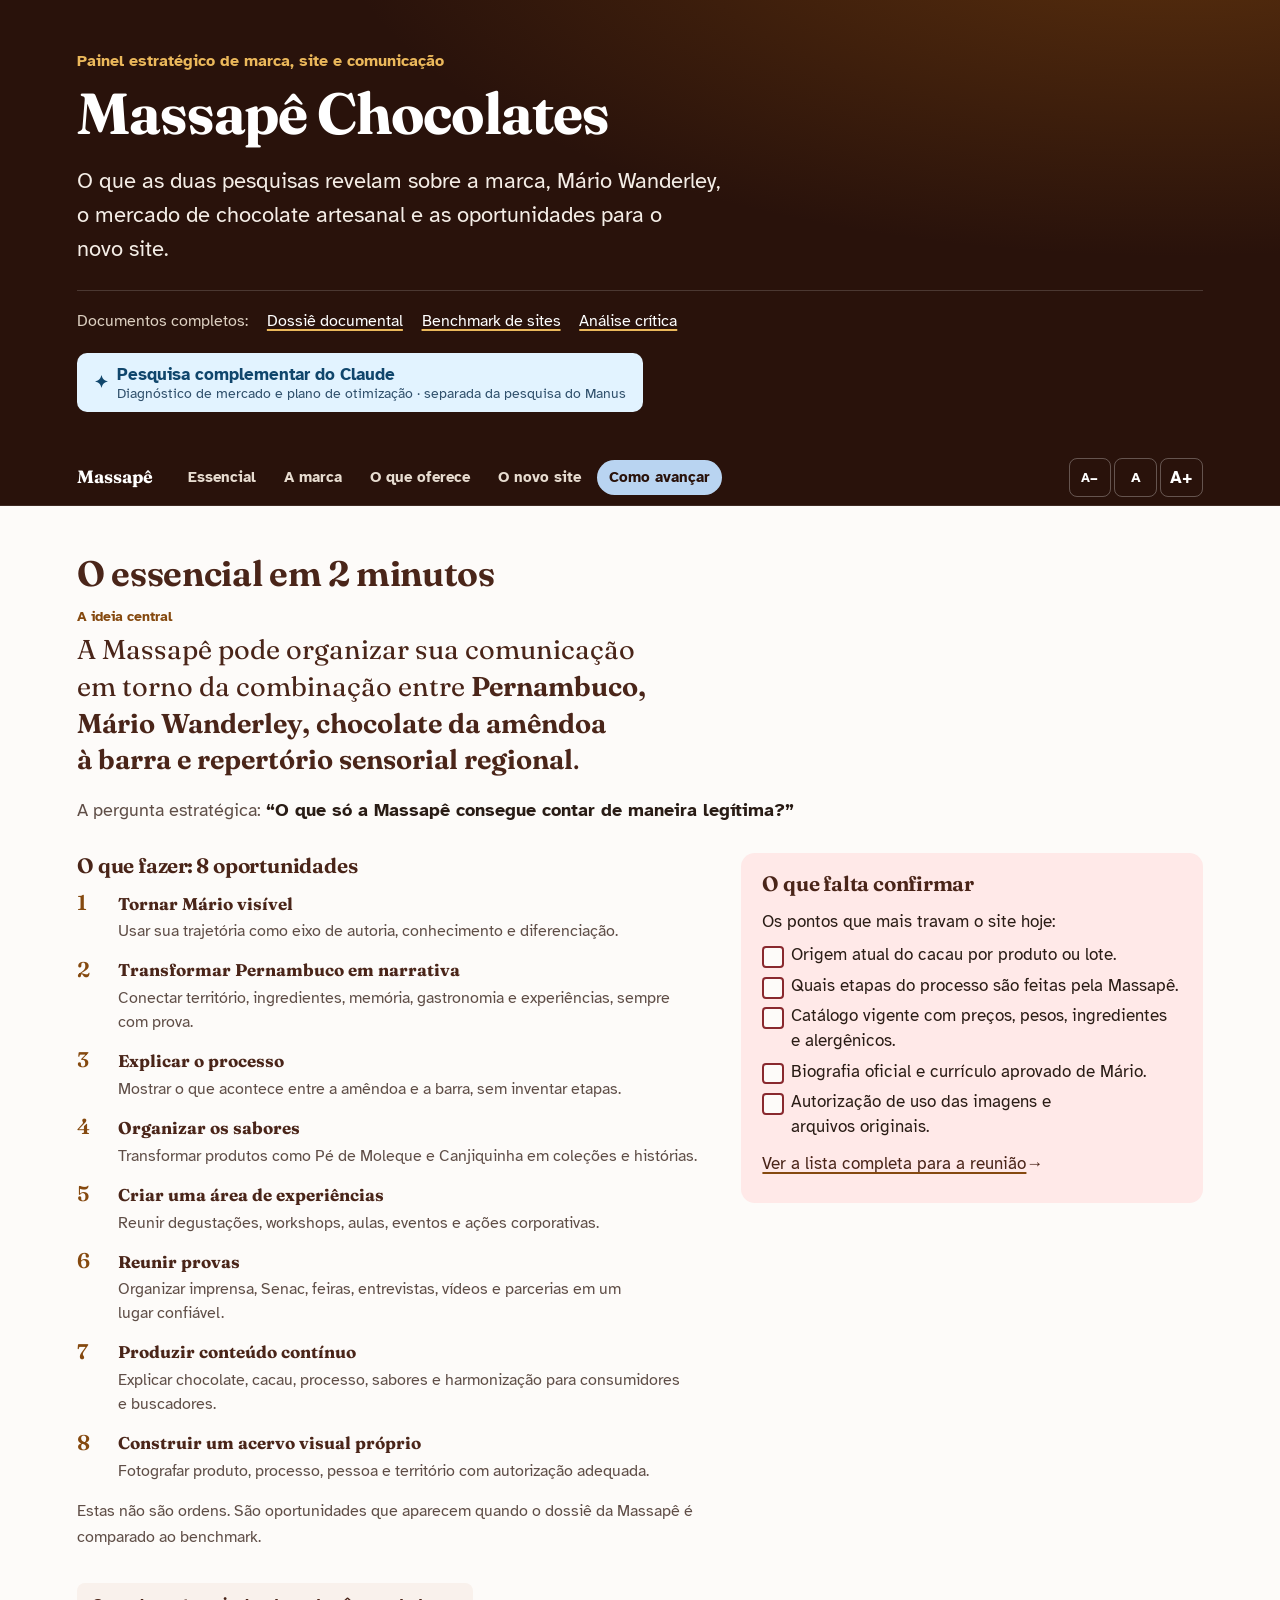
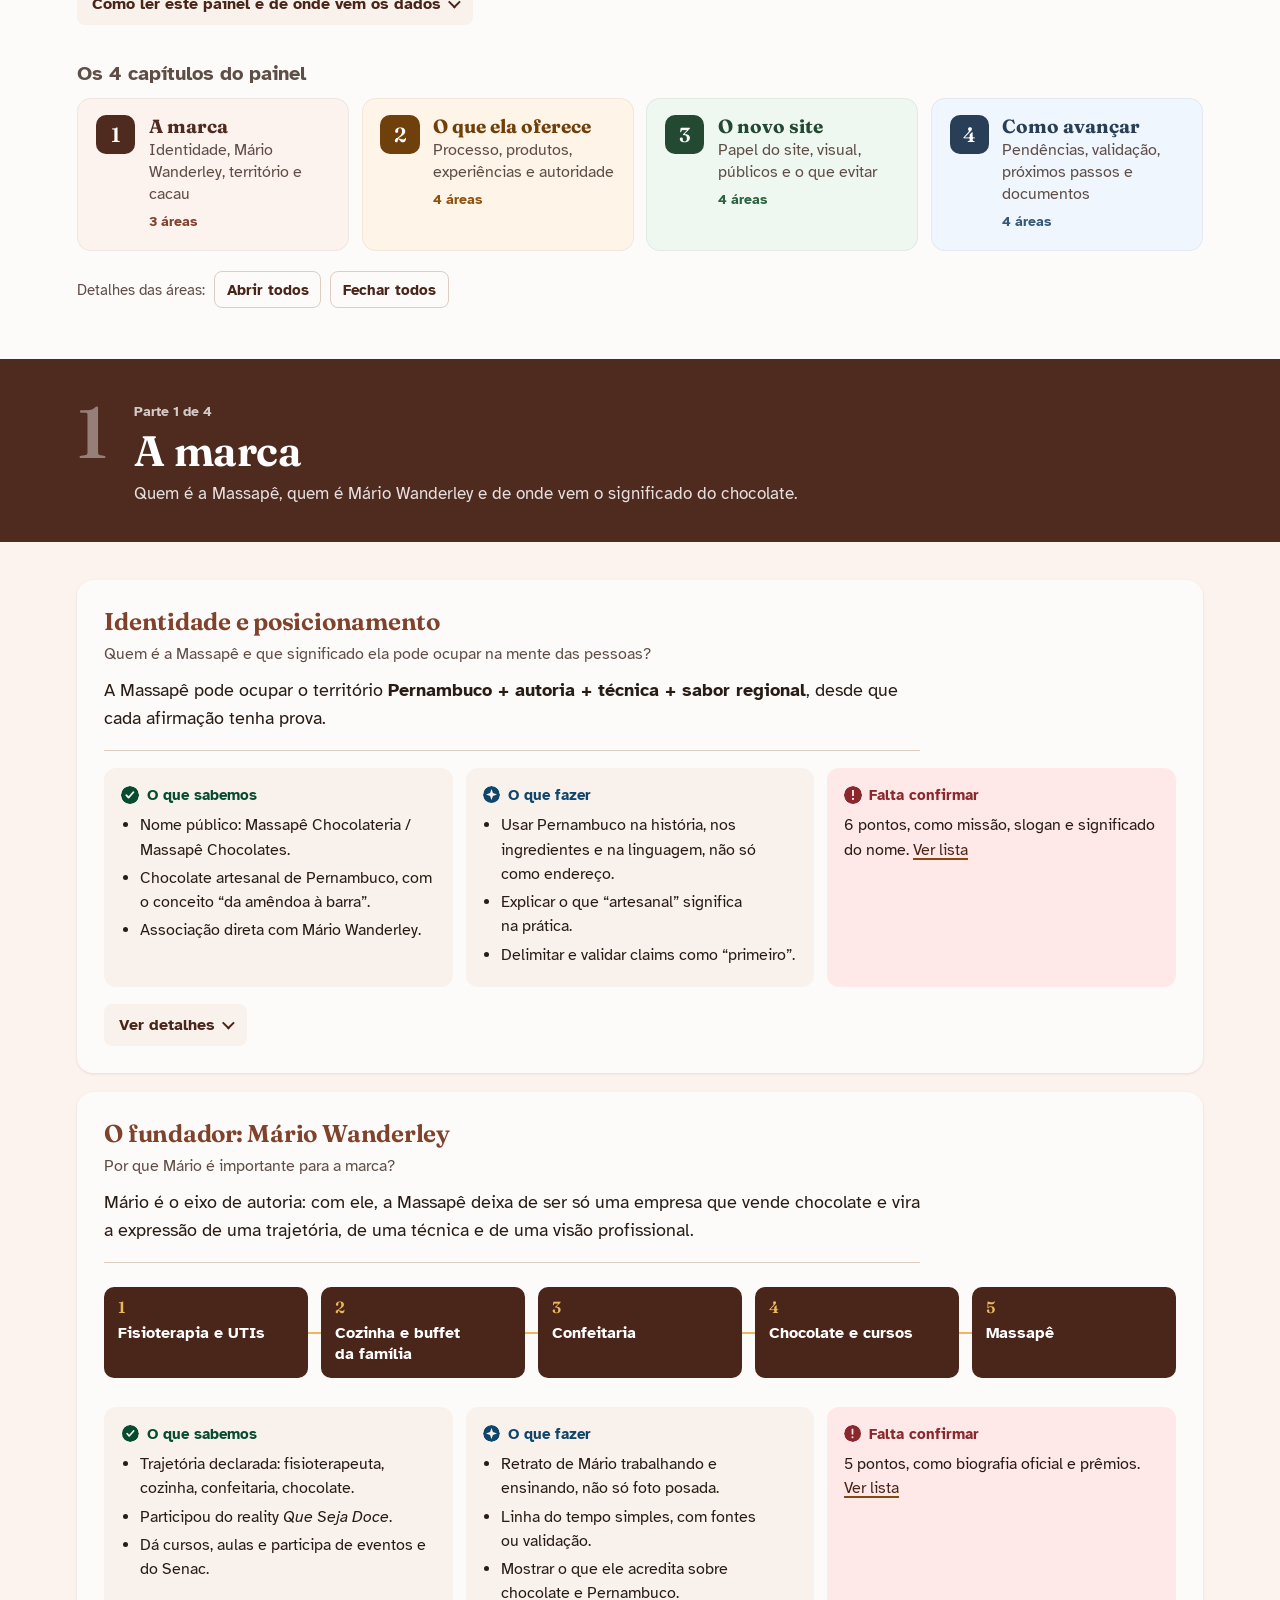
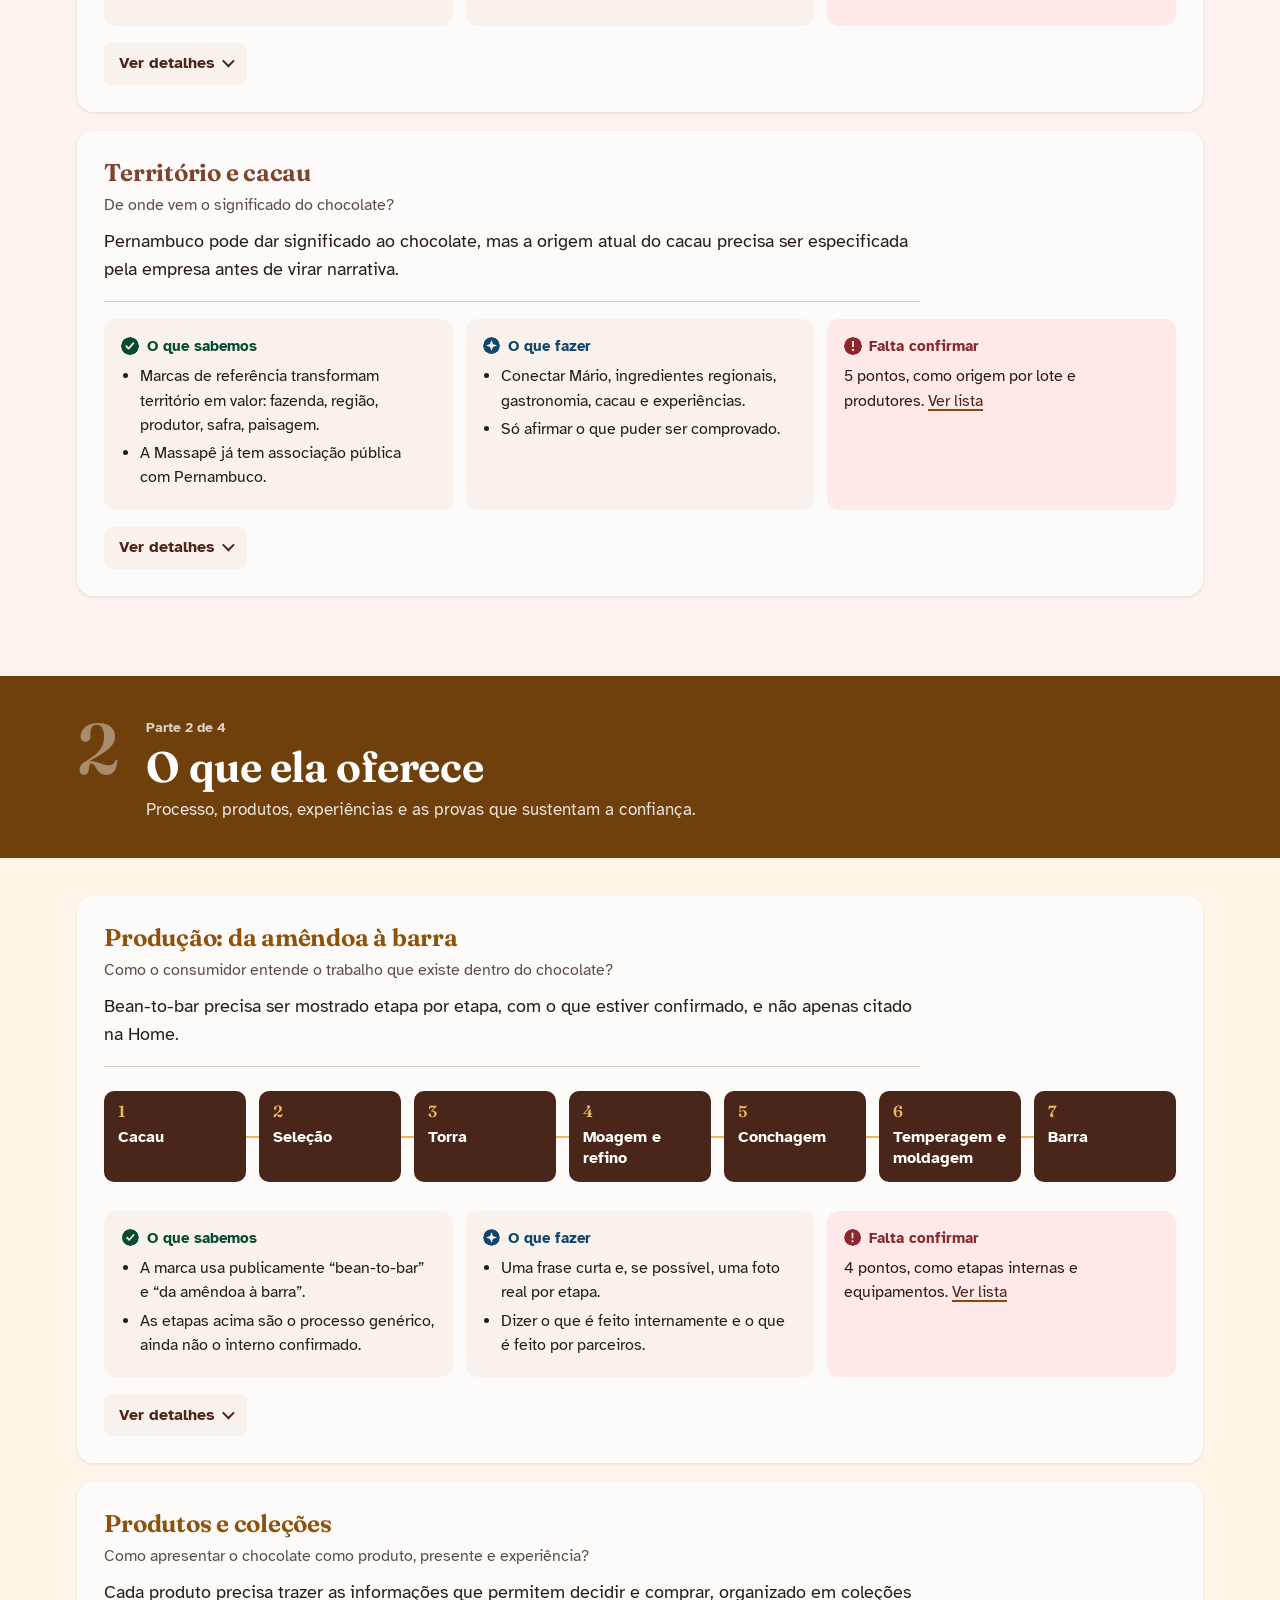
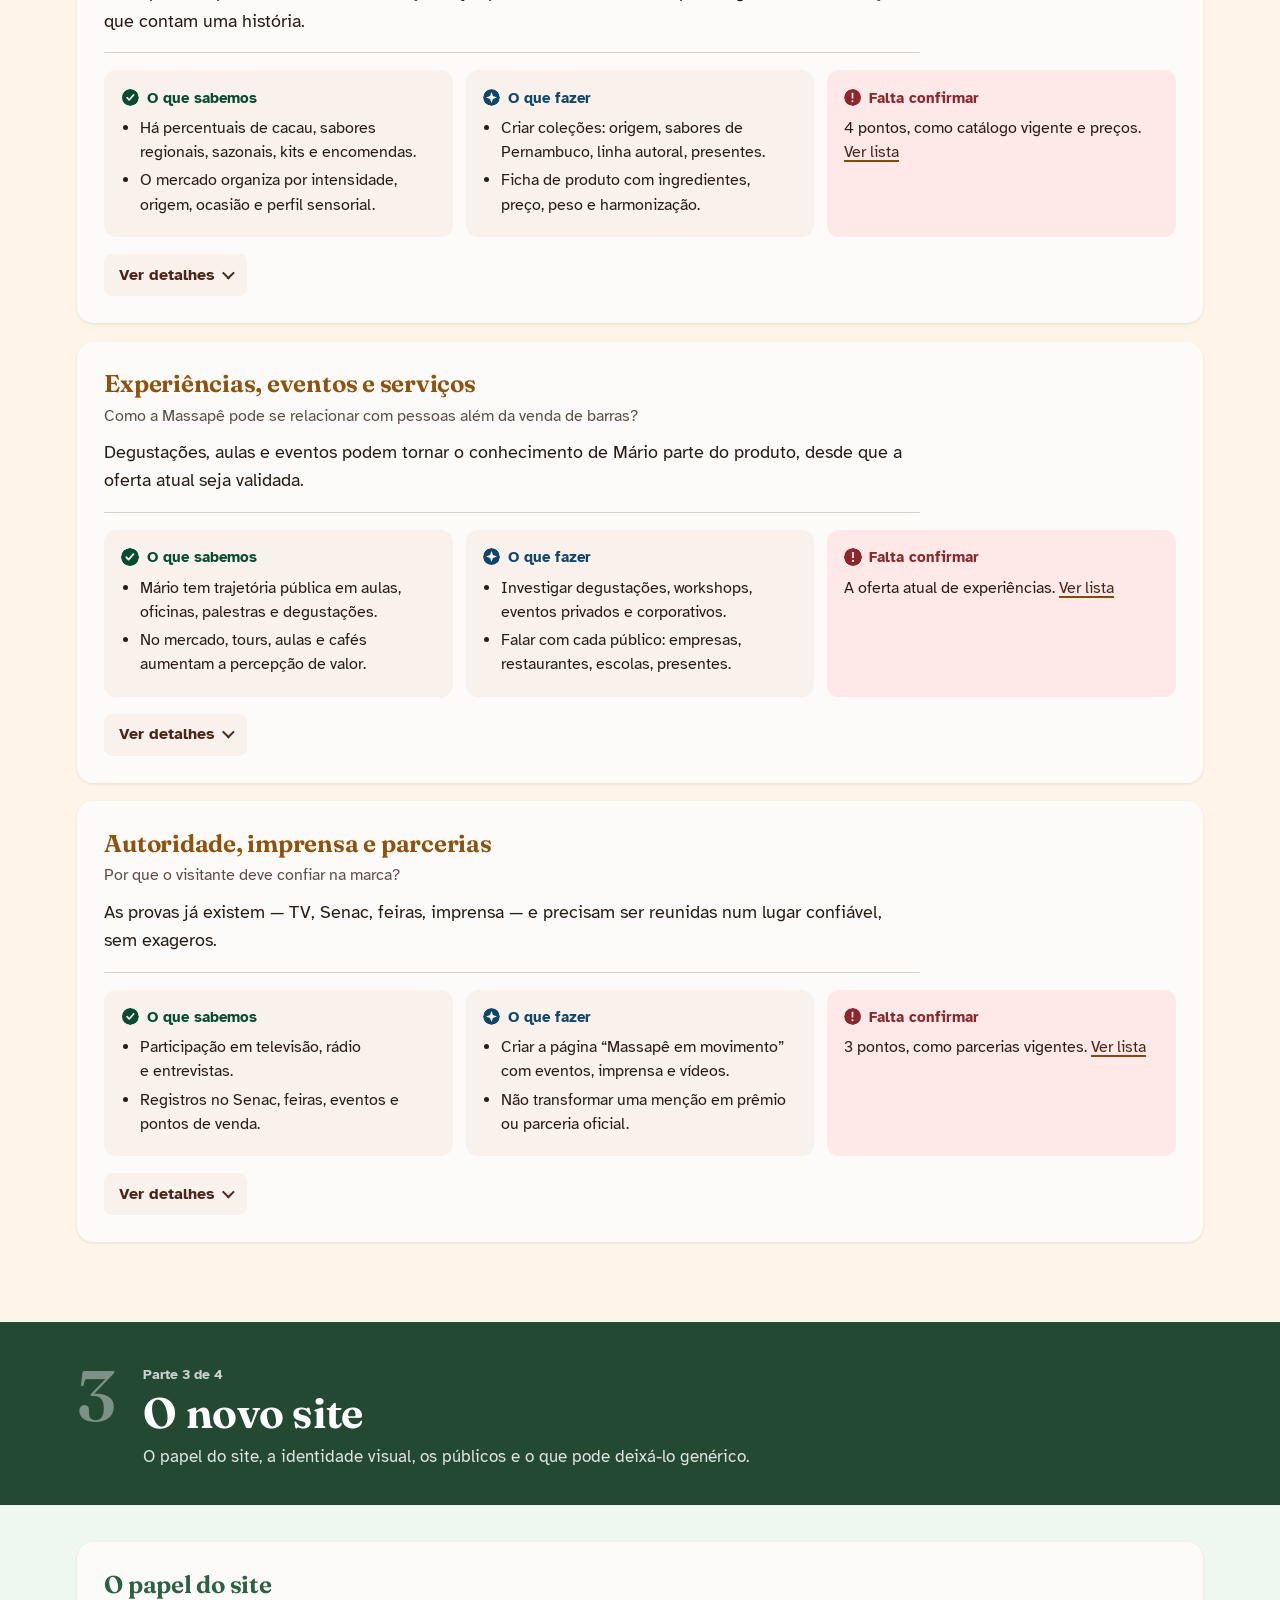
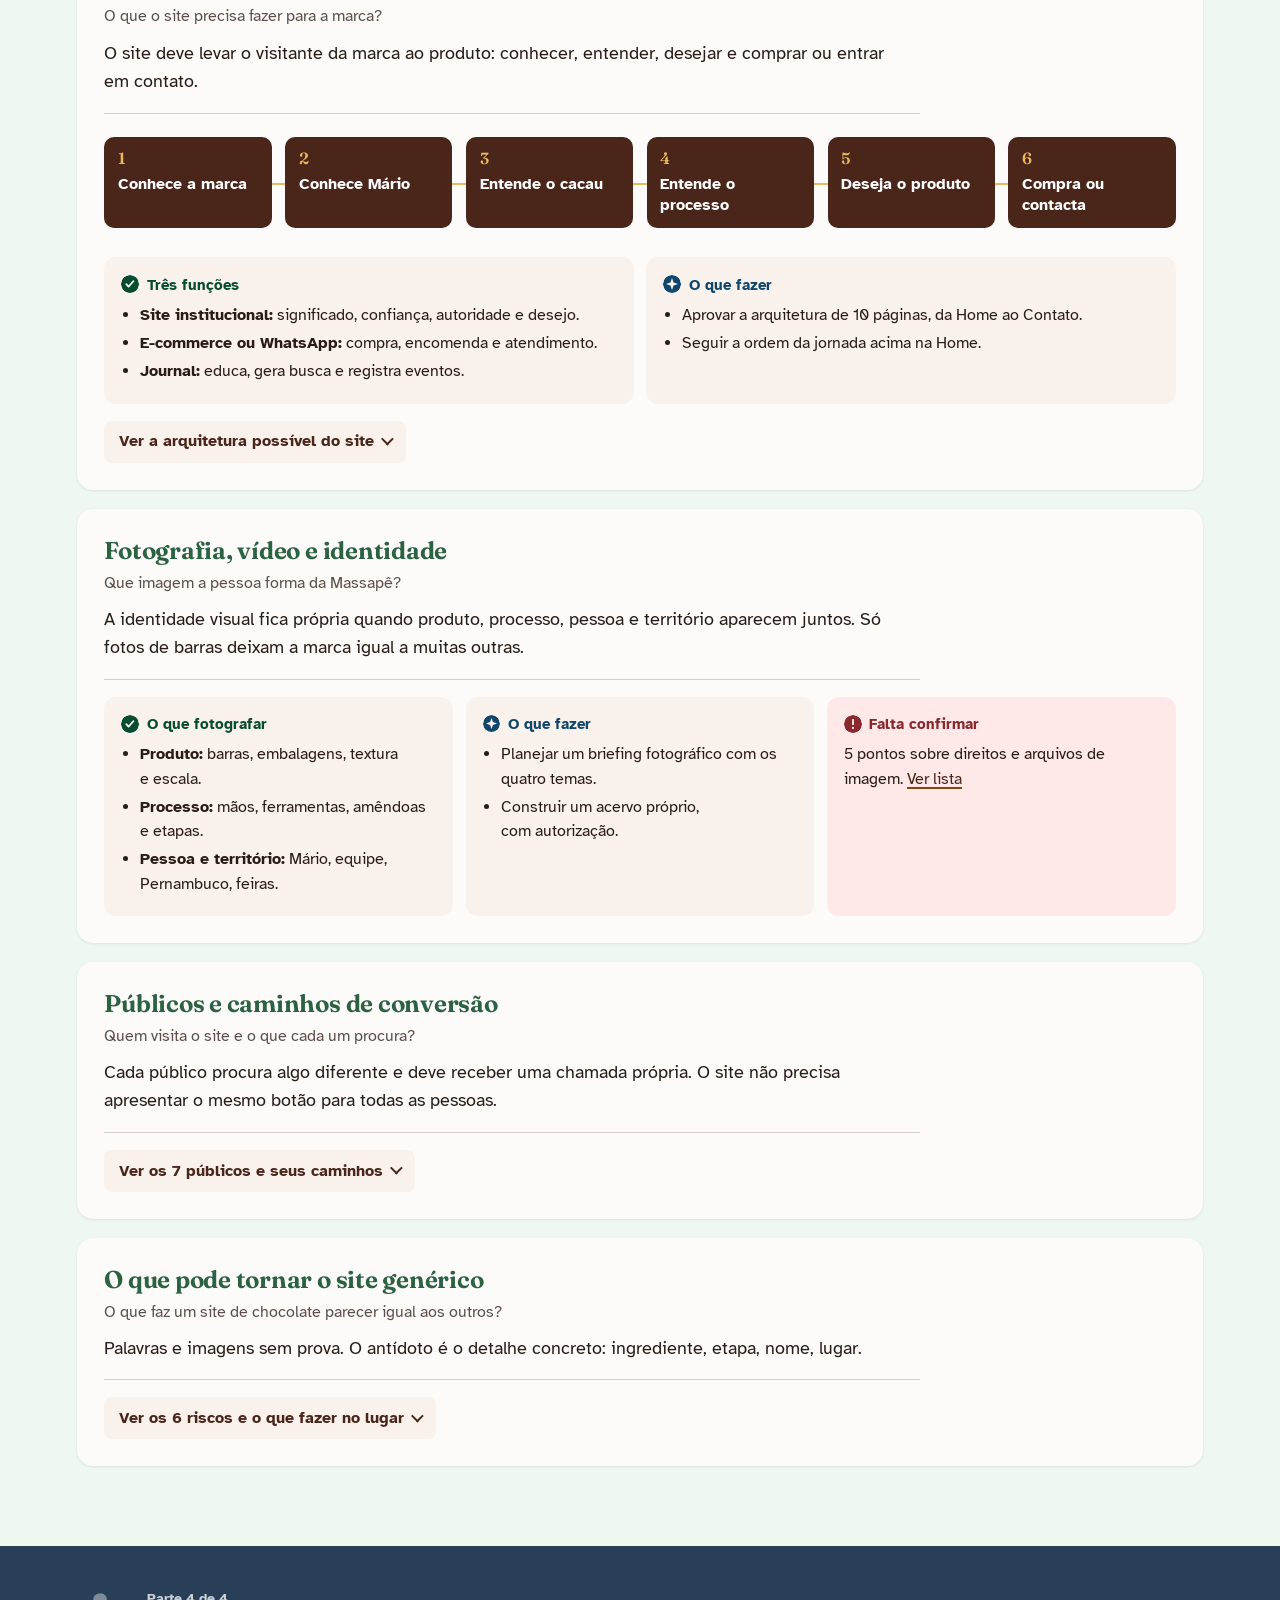
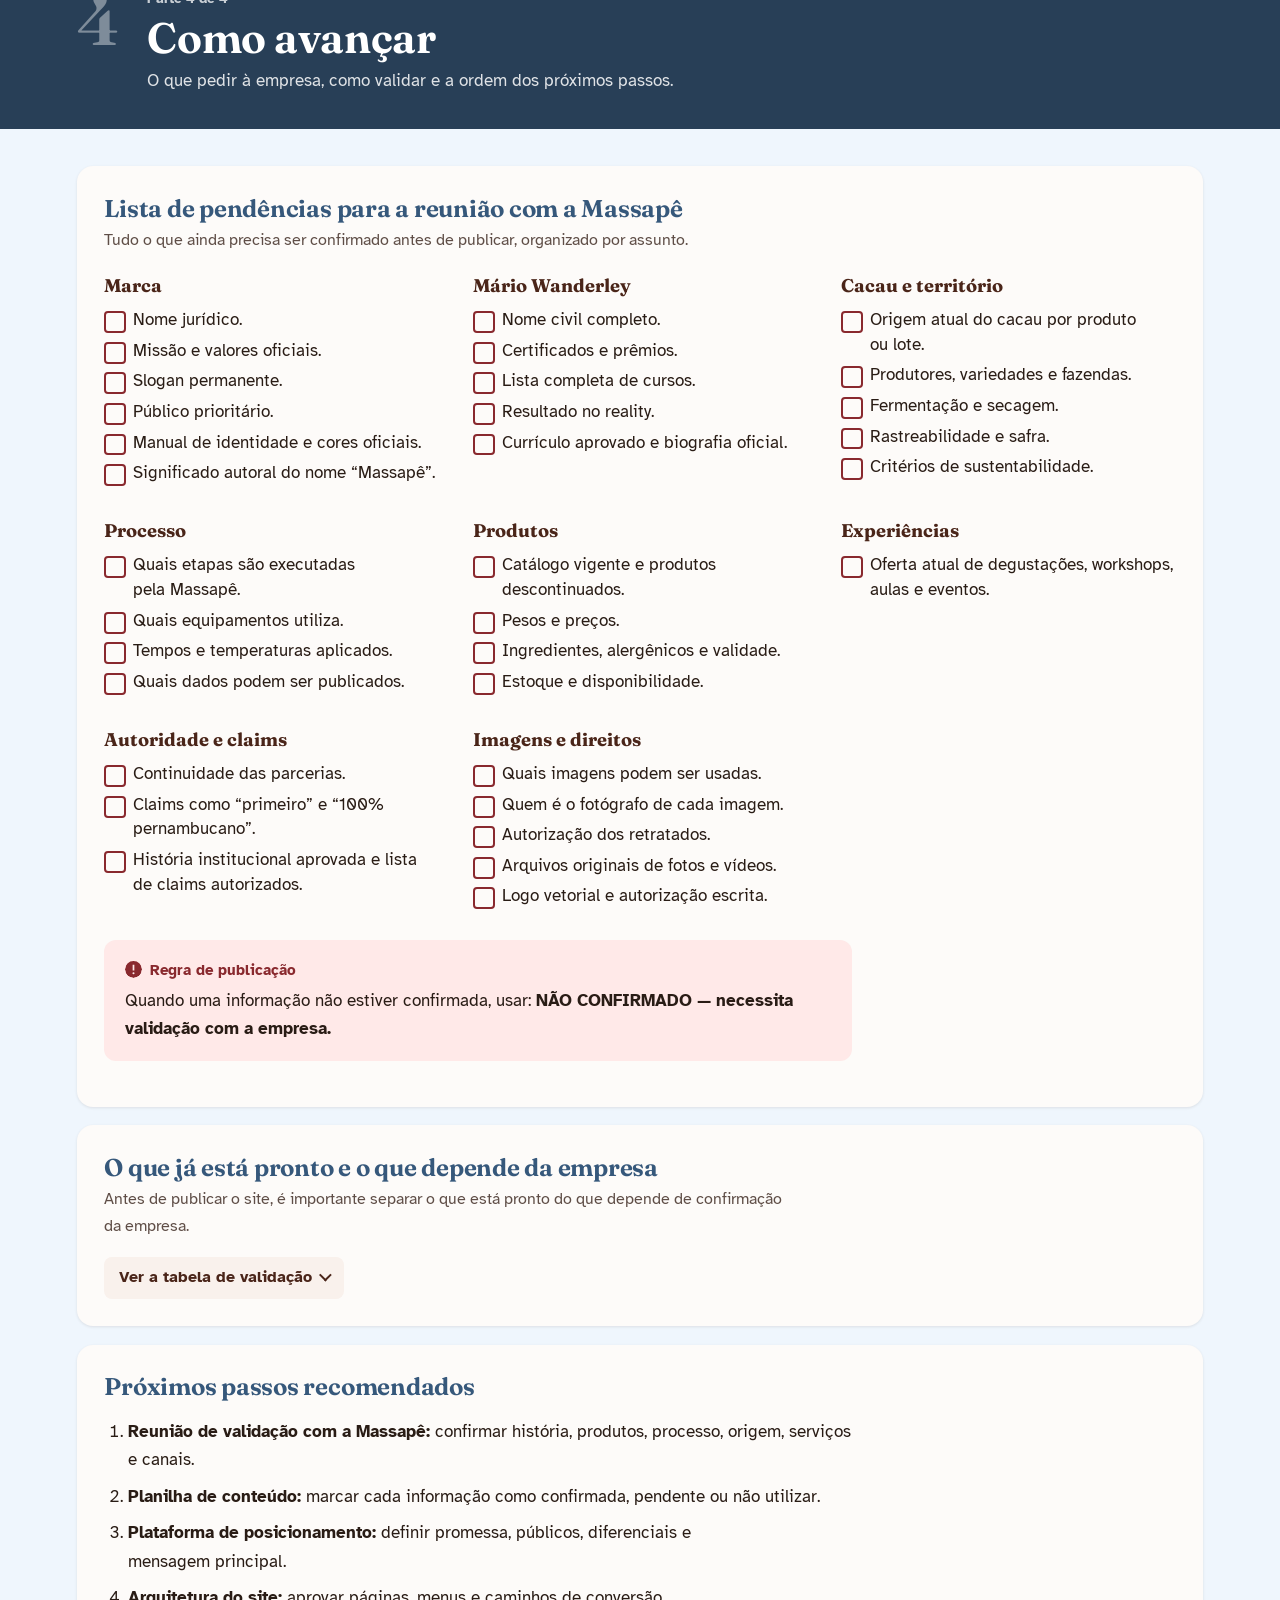
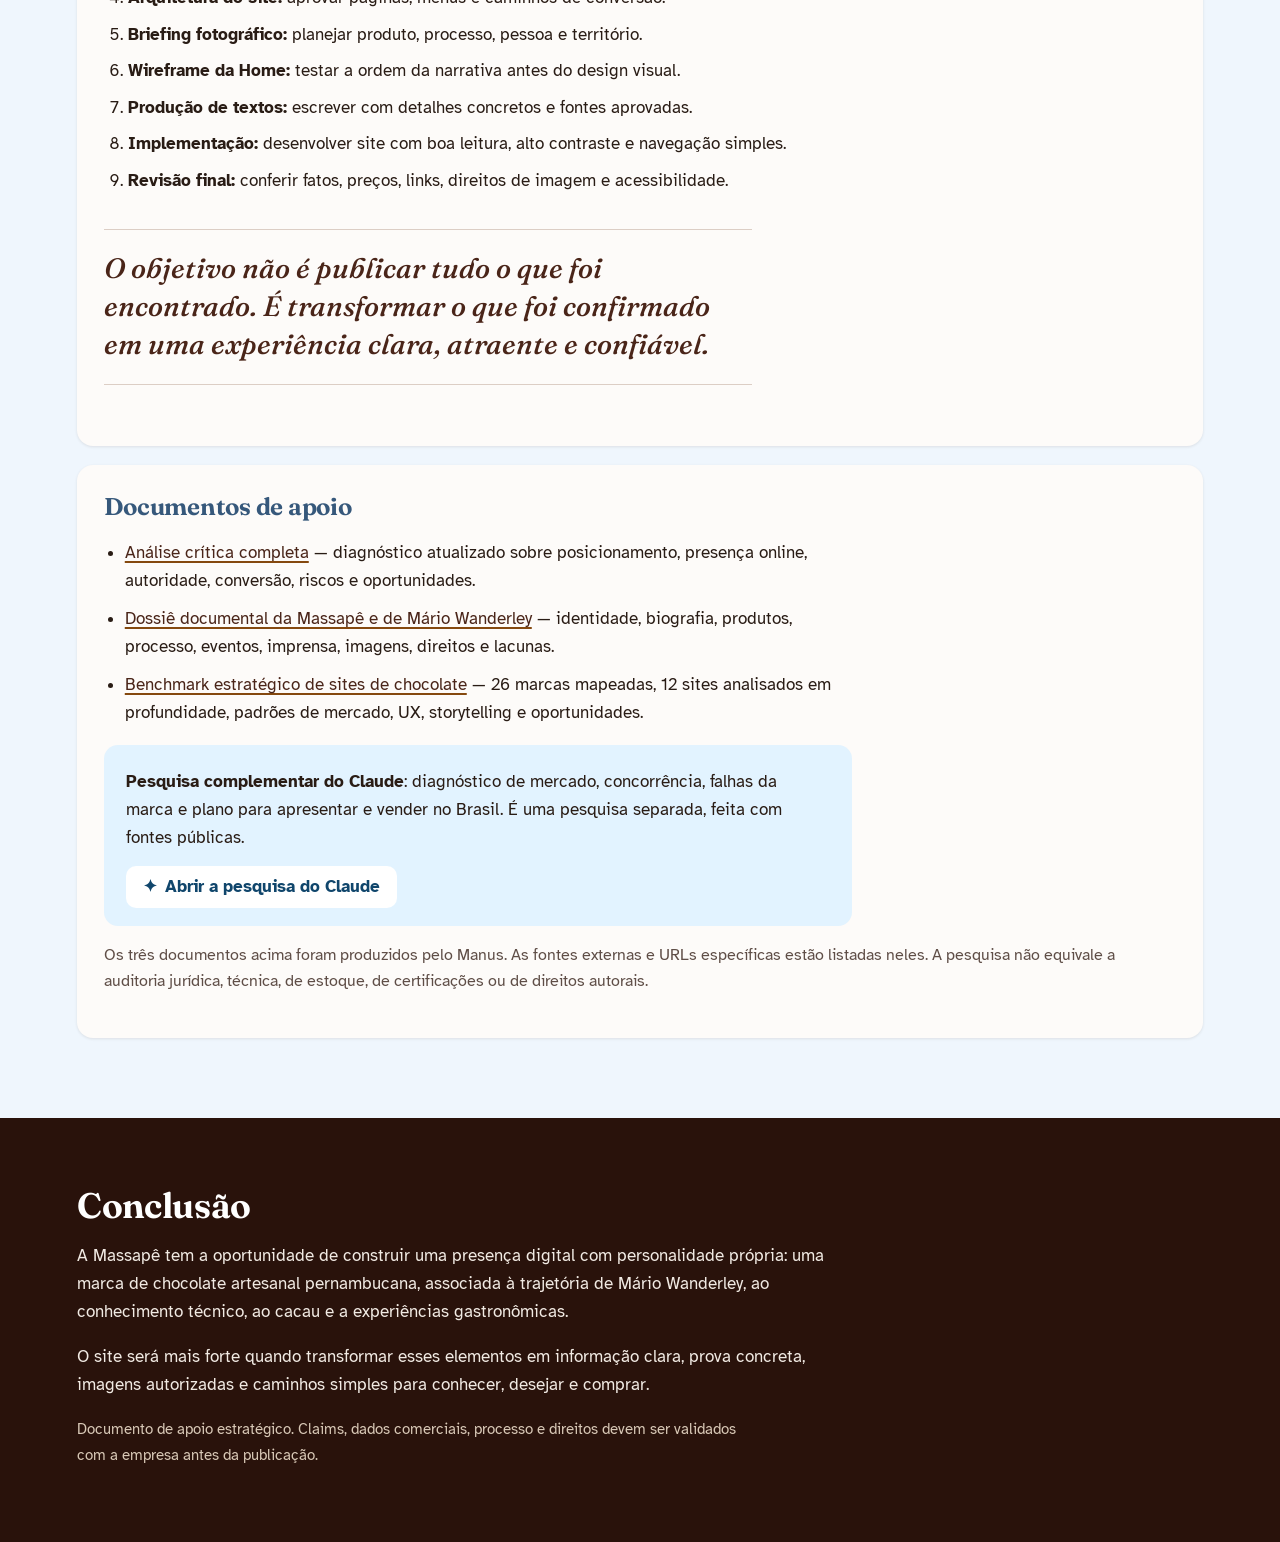
<file: index.html>
<!doctype html>
<html lang="pt-BR">
<head>
<meta charset="utf-8">
<meta name="viewport" content="width=device-width, initial-scale=1">
<title>Painel Estratégico — Massapê Chocolates</title>
<meta name="description" content="O que as duas pesquisas revelam sobre a Massapê, Mário Wanderley, o mercado de chocolate artesanal e as oportunidades para o novo site.">
<meta property="og:title" content="Painel Estratégico — Massapê Chocolates">
<meta property="og:description" content="Marca, fundador, território, processo, produtos e o papel do novo site da Massapê.">
<meta name="theme-color" content="#2b1813">
<link rel="icon" href="data:image/svg+xml,%3Csvg xmlns='http://www.w3.org/2000/svg' viewBox='0 0 32 32'%3E%3Crect width='32' height='32' rx='7' fill='%232b1813'/%3E%3Ctext x='16' y='23' font-family='Georgia,serif' font-size='20' font-weight='700' text-anchor='middle' fill='%23f0bf5a'%3EM%3C/text%3E%3C/svg%3E">
<script>try{var s=localStorage.getItem('massape-scale');if(s)document.documentElement.style.setProperty('--scale',s)}catch(e){}</script>
<link rel="preconnect" href="https://fonts.googleapis.com">
<link rel="preconnect" href="https://fonts.gstatic.com" crossorigin>
<link rel="stylesheet" href="https://fonts.googleapis.com/css2?family=Atkinson+Hyperlegible:ital,wght@0,400;0,700;1,400&family=Fraunces:ital,opsz,wght@0,9..144,500..700;1,9..144,500&display=swap">
<link rel="stylesheet" href="assets/site.css">
<script src="assets/site.js" defer></script>
</head>
<body>
<a class="skip" href="#conteudo">Pular para o conteúdo principal</a>

<header class="hero">
  <div class="wrap">
    <p class="hero-kicker">Painel estratégico de marca, site e comunicação</p>
    <h1>Massapê Chocolates</h1>
    <p class="lead">O que as duas pesquisas revelam sobre a marca, Mário Wanderley, o mercado de chocolate artesanal e as oportunidades para o novo site.</p>
    <nav class="hero-docs" aria-label="Documentos completos">
      <span>Documentos completos:</span>
      <a href="dossie-massape-mario-wanderley.html">Dossiê documental</a>
      <a href="benchmark-sites-chocolate-massape-mario-wanderley.html">Benchmark de sites</a>
      <a href="analise-critica-massape-posicionamento-online.html">Análise crítica</a>
    </nav>
    <a class="claude-btn" href="pesquisa-claude-mercado.html"><span aria-hidden="true">✦</span><span>Pesquisa complementar do Claude<small>Diagnóstico de mercado e plano de otimização · separada da pesquisa do Manus</small></span></a>
  </div>
</header>

<div class="bar">
  <div class="wrap">
    <a class="bar-brand hide-sm" href="#conteudo">Massapê</a>
    <nav class="chips" data-spy aria-label="Partes do painel">
      <a href="#essencial">Essencial</a>
      <a class="tone-cacau" href="#bloco-marca">A marca</a>
      <a class="tone-caramelo" href="#bloco-oferta">O que oferece</a>
      <a class="tone-folha" href="#bloco-site">O novo site</a>
      <a class="tone-ardosia" href="#bloco-avancar">Como avançar</a>
    </nav>
    <div class="textsize" role="group" aria-label="Tamanho do texto">
      <button type="button" data-size="down" aria-label="Diminuir texto">A−</button>
      <button type="button" data-size="reset" aria-label="Tamanho normal do texto">A</button>
      <button type="button" data-size="up" aria-label="Aumentar texto">A+</button>
    </div>
    <p id="textsize-status" class="visually-hidden" aria-live="polite"></p>
  </div>
</div>

<main id="conteudo">

<!-- ===================== ESSENCIAL ===================== -->
<section id="essencial" class="block intro-block"><div class="wrap">
  <h2>O essencial em 2 minutos</h2>
  <p class="central"><span class="central-label">A ideia central</span>A Massapê pode organizar sua comunicação em torno da combinação entre <strong>Pernambuco, Mário Wanderley, chocolate da amêndoa à barra e repertório sensorial regional</strong>.</p>
  <p class="section-q">A pergunta estratégica: <strong>“O que só a Massapê consegue contar de maneira legítima?”</strong></p>

  <div class="ess-grid">
    <div id="oportunidades" class="ess-col">
      <h3>O que fazer: 8 oportunidades</h3>
      <ol class="opps compact">
        <li><h4>Tornar Mário visível</h4><p>Usar sua trajetória como eixo de autoria, conhecimento e diferenciação.</p></li>
        <li><h4>Transformar Pernambuco em narrativa</h4><p>Conectar território, ingredientes, memória, gastronomia e experiências, sempre com prova.</p></li>
        <li><h4>Explicar o processo</h4><p>Mostrar o que acontece entre a amêndoa e a barra, sem inventar etapas.</p></li>
        <li><h4>Organizar os sabores</h4><p>Transformar produtos como Pé de Moleque e Canjiquinha em coleções e histórias.</p></li>
        <li><h4>Criar uma área de experiências</h4><p>Reunir degustações, workshops, aulas, eventos e ações corporativas.</p></li>
        <li><h4>Reunir provas</h4><p>Organizar imprensa, Senac, feiras, entrevistas, vídeos e parcerias em um lugar confiável.</p></li>
        <li><h4>Produzir conteúdo contínuo</h4><p>Explicar chocolate, cacau, processo, sabores e harmonização para consumidores e buscadores.</p></li>
        <li><h4>Construir um acervo visual próprio</h4><p>Fotografar produto, processo, pessoa e território com autorização adequada.</p></li>
      </ol>
      <p class="small">Estas não são ordens. São oportunidades que aparecem quando o dossiê da Massapê é comparado ao benchmark.</p>
    </div>
    <div class="ess-col ess-pending">
      <h3>O que falta confirmar</h3>
      <p>Os pontos que mais travam o site hoje:</p>
      <ul class="checklist">
        <li>Origem atual do cacau por produto ou lote.</li>
        <li>Quais etapas do processo são feitas pela Massapê.</li>
        <li>Catálogo vigente com preços, pesos, ingredientes e alergênicos.</li>
        <li>Biografia oficial e currículo aprovado de Mário.</li>
        <li>Autorização de uso das imagens e arquivos originais.</li>
      </ul>
      <p><a class="arrow-link" href="#pendencias">Ver a lista completa para a reunião</a></p>
    </div>
  </div>

  <details class="more" id="como-ler">
    <summary>Como ler este painel e de onde vêm os dados</summary>
    <div class="more-body">
      <p>Este material traduz as duas pesquisas para uma linguagem prática. Ele pode ser usado em reuniões com a empresa, o designer, o copywriter e o desenvolvedor.</p>
      <p>Existem três tipos de informação:</p>
      <ul class="legend">
        <li class="l-fact">Fato documentado</li>
        <li class="l-analysis">Insight ou interpretação estratégica</li>
        <li class="l-pending">Ponto que ainda precisa ser confirmado</li>
      </ul>
      <p><strong>Regra importante:</strong> uma referência de mercado pode inspirar uma solução, mas não deve ser copiada. O objetivo é entender por que determinada solução comunica valor e descobrir como a Massapê pode construir uma identidade própria.</p>
      <div class="grid summary" id="resumo">
        <div class="card"><h4>O primeiro estudo</h4><p>Documentou quem é a Massapê, o que aparece publicamente sobre Mário Wanderley, produtos, eventos, imprensa, imagens e lacunas de informação.</p></div>
        <div class="card"><h4>O segundo estudo</h4><p>Comparou 26 marcas de chocolate e analisou profundamente 12 sites para entender posicionamento, história, processo, produto, design, conteúdo e conversão.</p></div>
        <div class="card"><h4>A conclusão conjunta</h4><p>A Massapê pode organizar sua comunicação em torno da combinação entre Pernambuco, Mário Wanderley, chocolate da amêndoa à barra e repertório sensorial regional.</p></div>
      </div>
      <div class="fact"><span class="label">Fato documentado</span>A marca se apresenta publicamente como chocolate artesanal de Pernambuco, da amêndoa à barra, criado e produzido por @mwchocolate. O dossiê também documenta a presença de Mário em confeitaria, chocolate, cursos, eventos, Senac e televisão.</div>
      <div class="analysis"><span class="label">Insight</span>A Massapê não precisa parecer uma versão menor de outra marca. Ela pode organizar e tornar visível a combinação particular que já possui.</div>
    </div>
  </details>
<nav class="chapter-map" aria-label="Os 4 capítulos do painel"><h2 class="map-title">Os 4 capítulos do painel</h2><div class="tiles"><a class="tile tone-cacau" href="#bloco-marca"><span class="tile-num">1</span><span class="tile-text"><strong>A marca</strong><span>Identidade, Mário Wanderley, território e cacau</span><small>3 áreas</small></span></a><a class="tile tone-caramelo" href="#bloco-oferta"><span class="tile-num">2</span><span class="tile-text"><strong>O que ela oferece</strong><span>Processo, produtos, experiências e autoridade</span><small>4 áreas</small></span></a><a class="tile tone-folha" href="#bloco-site"><span class="tile-num">3</span><span class="tile-text"><strong>O novo site</strong><span>Papel do site, visual, públicos e o que evitar</span><small>4 áreas</small></span></a><a class="tile tone-ardosia" href="#bloco-avancar"><span class="tile-num">4</span><span class="tile-text"><strong>Como avançar</strong><span>Pendências, validação, próximos passos e documentos</span><small>4 áreas</small></span></a></div><div class="details-tools" role="group" aria-label="Detalhes das áreas"><span>Detalhes das áreas:</span><button type="button" data-details="open">Abrir todos</button><button type="button" data-details="close">Fechar todos</button></div></nav></div></section>


<!-- ===================== A MARCA ===================== -->
<section id="bloco-marca" class="chapter tone-cacau"><div class="chapter-band"><div class="wrap"><span class="chapter-num" aria-hidden="true">1</span><div class="chapter-titles"><p class="chapter-kicker">Parte 1 de 4</p><h2>A marca</h2><p class="chapter-intro">Quem é a Massapê, quem é Mário Wanderley e de onde vem o significado do chocolate.</p></div></div></div><div class="chapter-body"><div class="wrap">

  <article id="marca" class="area">
    <h3>Identidade e posicionamento</h3>
    <p class="area-q">Quem é a Massapê e que significado ela pode ocupar na mente das pessoas?</p>
    <p class="area-a">A Massapê pode ocupar o território <strong>Pernambuco + autoria + técnica + sabor regional</strong>, desde que cada afirmação tenha prova.</p>
    <div class="area-cols">
      <div class="col fact"><span class="label">O que sabemos</span><ul><li>Nome público: Massapê Chocolateria / Massapê Chocolates.</li><li>Chocolate artesanal de Pernambuco, com o conceito “da amêndoa à barra”.</li><li>Associação direta com Mário Wanderley.</li></ul></div>
      <div class="col analysis"><span class="label">O que fazer</span><ul><li>Usar Pernambuco na história, nos ingredientes e na linguagem, não só como endereço.</li><li>Explicar o que “artesanal” significa na prática.</li><li>Delimitar e validar claims como “primeiro”.</li></ul></div>
      <div class="col pending"><span class="label">Falta confirmar</span><p>6 pontos, como missão, slogan e significado do nome. <a href="#pend-marca">Ver lista</a></p></div>
    </div>
    <details class="more"><summary>Ver detalhes</summary><div class="more-body">
      <div class="grid">
        <div class="card"><h4>Elementos já encontrados</h4><ul><li>Nome público: Massapê Chocolateria / Massapê Chocolates.</li><li>Chocolate artesanal de Pernambuco.</li><li>Uso do conceito bean-to-bar ou “da amêndoa à barra”.</li><li>Associação direta com Mário Wanderley.</li><li>Produtos com percentuais variados e sabores regionais.</li><li>Presença em feiras, eventos, aulas e degustações.</li></ul></div>
        <div class="card"><h4>Território possível</h4><p><strong>Pernambuco + autoria + técnica + sabor regional.</strong></p><p>Pernambuco pode ser mais do que o endereço da empresa. Pode aparecer na história, nos ingredientes, na linguagem, nas experiências e na forma de apresentar o chocolate.</p></div>
        <div class="card"><h4>O que evitar</h4><ul><li>Falar apenas “artesanal” sem explicar o que isso significa.</li><li>Usar “qualidade”, “paixão” e “feito com amor” sem prova concreta.</li><li>Usar o nome Pernambuco como decoração, sem conexão com produto, história ou processo.</li><li>Publicar claims como “primeiro” ou “100% pernambucano” sem delimitar e validar.</li></ul></div>
      </div>
    </div></details>
  </article>

  <article id="mario" class="area">
    <h3>O fundador: Mário Wanderley</h3>
    <p class="area-q">Por que Mário é importante para a marca?</p>
    <p class="area-a">Mário é o eixo de autoria: com ele, a Massapê deixa de ser só uma empresa que vende chocolate e vira a expressão de uma trajetória, de uma técnica e de uma visão profissional.</p>
    <ol class="flow" aria-label="Trajetória de Mário Wanderley">
      <li>Fisioterapia e UTIs</li>
      <li>Cozinha e buffet da família</li>
      <li>Confeitaria</li>
      <li>Chocolate e cursos</li>
      <li>Massapê</li>
    </ol>
    <div class="area-cols">
      <div class="col fact"><span class="label">O que sabemos</span><ul><li>Trajetória declarada: fisioterapeuta, cozinha, confeitaria, chocolate.</li><li>Participou do reality <em>Que Seja Doce</em>.</li><li>Dá cursos, aulas e participa de eventos e do Senac.</li></ul></div>
      <div class="col analysis"><span class="label">O que fazer</span><ul><li>Retrato de Mário trabalhando e ensinando, não só foto posada.</li><li>Linha do tempo simples, com fontes ou validação.</li><li>Mostrar o que ele acredita sobre chocolate e Pernambuco.</li></ul></div>
      <div class="col pending"><span class="label">Falta confirmar</span><p>5 pontos, como biografia oficial e prêmios. <a href="#pend-mario">Ver lista</a></p></div>
    </div>
    <details class="more"><summary>Ver detalhes</summary><div class="more-body">
      <div class="fact"><span class="label">Fato documentado</span>O dossiê registra a trajetória declarada de Mário como fisioterapeuta, sua aproximação com a cozinha, sua atuação em confeitaria, participação no reality <em>Que Seja Doce</em>, cursos, aulas, eventos e a criação da Massapê Chocolateria.</div>
      <div class="analysis"><span class="label">Insight</span>A marca pode ser apresentada como autoral: não apenas uma empresa que vende chocolate, mas a expressão de uma trajetória, de uma técnica e de uma visão profissional.</div>
      <h4>Como isso pode aparecer no site</h4>
      <div class="grid">
        <div class="card"><h4>Foto</h4><p>Retrato de Mário, trabalhando e ensinando — não apenas uma foto posada.</p></div>
        <div class="card"><h4>História</h4><p>Uma linha do tempo simples, com poucos acontecimentos importantes e fontes ou validação da empresa.</p></div>
        <div class="card"><h4>Autoridade</h4><p>Eventos, Senac, entrevistas, televisão, aulas e experiências organizados como prova.</p></div>
        <div class="card"><h4>Filosofia</h4><p>O que Mário acredita sobre chocolate, ingredientes, técnica, sabor e Pernambuco.</p></div>
      </div>
    </div></details>
  </article>

  <article id="territorio" class="area">
    <h3>Território e cacau</h3>
    <p class="area-q">De onde vem o significado do chocolate?</p>
    <p class="area-a">Pernambuco pode dar significado ao chocolate, mas a origem atual do cacau precisa ser especificada pela empresa antes de virar narrativa.</p>
    <div class="area-cols">
      <div class="col fact"><span class="label">O que sabemos</span><ul><li>Marcas de referência transformam território em valor: fazenda, região, produtor, safra, paisagem.</li><li>A Massapê já tem associação pública com Pernambuco.</li></ul></div>
      <div class="col analysis"><span class="label">O que fazer</span><ul><li>Conectar Mário, ingredientes regionais, gastronomia, cacau e experiências.</li><li>Só afirmar o que puder ser comprovado.</li></ul></div>
      <div class="col pending"><span class="label">Falta confirmar</span><p>5 pontos, como origem por lote e produtores. <a href="#pend-territorio">Ver lista</a></p></div>
    </div>
    <details class="more"><summary>Ver detalhes</summary><div class="more-body">
      <div class="grid">
        <div class="card"><h4>O mercado mostra</h4><p>Marcas de referência transformam território em valor usando fazenda, região, bioma, produtor, variedade, safra, clima, solo, paisagem e história local.</p></div>
        <div class="card"><h4>Possibilidade para a Massapê</h4><p>Construir uma narrativa de Pernambuco conectando Mário, ingredientes regionais, gastronomia, cacau e experiências, sempre de acordo com o que puder ser comprovado.</p></div>
        <div class="card"><h4>Cuidado essencial</h4><p>Não transformar uma associação encontrada em uma afirmação absoluta. A origem atual do cacau, produtores, lotes e fazendas precisam ser especificados pela empresa.</p></div>
      </div>
    </div></details>
  </article>
</div></div></section>

<!-- ===================== O QUE OFERECE ===================== -->
<section id="bloco-oferta" class="chapter tone-caramelo"><div class="chapter-band"><div class="wrap"><span class="chapter-num" aria-hidden="true">2</span><div class="chapter-titles"><p class="chapter-kicker">Parte 2 de 4</p><h2>O que ela oferece</h2><p class="chapter-intro">Processo, produtos, experiências e as provas que sustentam a confiança.</p></div></div></div><div class="chapter-body"><div class="wrap">

  <article id="processo" class="area">
    <h3>Produção: da amêndoa à barra</h3>
    <p class="area-q">Como o consumidor entende o trabalho que existe dentro do chocolate?</p>
    <p class="area-a">Bean-to-bar precisa ser mostrado etapa por etapa, com o que estiver confirmado, e não apenas citado na Home.</p>
    <ol class="flow" aria-label="Etapas da amêndoa à barra">
      <li>Cacau</li>
      <li>Seleção</li>
      <li>Torra</li>
      <li>Moagem e refino</li>
      <li>Conchagem</li>
      <li>Temperagem e moldagem</li>
      <li>Barra</li>
    </ol>
    <div class="area-cols">
      <div class="col fact"><span class="label">O que sabemos</span><ul><li>A marca usa publicamente “bean-to-bar” e “da amêndoa à barra”.</li><li>As etapas acima são o processo genérico, ainda não o interno confirmado.</li></ul></div>
      <div class="col analysis"><span class="label">O que fazer</span><ul><li>Uma frase curta e, se possível, uma foto real por etapa.</li><li>Dizer o que é feito internamente e o que é feito por parceiros.</li></ul></div>
      <div class="col pending"><span class="label">Falta confirmar</span><p>4 pontos, como etapas internas e equipamentos. <a href="#pend-processo">Ver lista</a></p></div>
    </div>
    <details class="more"><summary>Ver detalhes</summary><div class="more-body">
      <div class="analysis"><span class="label">Insight</span>Bean-to-bar deve ser uma experiência de entendimento, não apenas uma palavra técnica na Home. O visitante precisa enxergar a transformação do cacau em chocolate.</div>
      <h4>Como explicar sem complicar</h4>
      <ol class="prose">
        <li>Use uma frase curta para explicar cada etapa.</li>
        <li>Mostre uma foto real, quando disponível.</li>
        <li>Explique o que a Massapê faz internamente e o que é feito por parceiros.</li>
        <li>Indique quando uma etapa varia conforme o produto.</li>
        <li>Evite publicar um processo genérico como se fosse o procedimento interno confirmado.</li>
      </ol>
    </div></details>
  </article>

  <article id="produto" class="area">
    <h3>Produtos e coleções</h3>
    <p class="area-q">Como apresentar o chocolate como produto, presente e experiência?</p>
    <p class="area-a">Cada produto precisa trazer as informações que permitem decidir e comprar, organizado em coleções que contam uma história.</p>
    <div class="area-cols">
      <div class="col fact"><span class="label">O que sabemos</span><ul><li>Há percentuais de cacau, sabores regionais, sazonais, kits e encomendas.</li><li>O mercado organiza por intensidade, origem, ocasião e perfil sensorial.</li></ul></div>
      <div class="col analysis"><span class="label">O que fazer</span><ul><li>Criar coleções: origem, sabores de Pernambuco, linha autoral, presentes.</li><li>Ficha de produto com ingredientes, preço, peso e harmonização.</li></ul></div>
      <div class="col pending"><span class="label">Falta confirmar</span><p>4 pontos, como catálogo vigente e preços. <a href="#pend-produto">Ver lista</a></p></div>
    </div>
    <details class="more"><summary>Ver detalhes</summary><div class="more-body">
      <div class="grid">
        <div class="card"><h4>O levantamento encontrou</h4><p>Percentuais de cacau, barras, sabores regionais, produtos sazonais, kits, Páscoa, Natal, pontos de venda e encomendas em diferentes momentos.</p></div>
        <div class="card"><h4>O benchmark mostrou</h4><p>Marcas organizam produtos por intensidade, origem, variedade, ocasião, presente, coleção, ingredientes, safra, perfil sensorial e uso profissional.</p></div>
        <div class="card"><h4>Possíveis coleções</h4><ul><li>Barras de origem.</li><li>Sabores de Pernambuco.</li><li>Linha autoral.</li><li>Intensidades.</li><li>Presentes e kits.</li><li>Edições sazonais.</li><li>Produtos corporativos.</li></ul></div>
      </div>
      <h4>O que cada produto deveria explicar</h4>
      <div class="table-wrap stack" role="region" aria-label="O que cada produto deveria explicar" tabindex="0"><table><thead><tr><th>Informação</th><th>Por que é importante</th></tr></thead><tbody>
        <tr><td data-label="Informação">Nome e foto</td><td data-label="Por que é importante">Ajuda a reconhecer o produto e aumenta o desejo.</td></tr>
        <tr><td data-label="Informação">Ingredientes e alergênicos</td><td data-label="Por que é importante">Ajuda na decisão e reduz dúvidas de atendimento.</td></tr>
        <tr><td data-label="Informação">Percentual de cacau</td><td data-label="Por que é importante">Orienta intensidade e expectativa de sabor.</td></tr>
        <tr><td data-label="Informação">Peso, preço e disponibilidade</td><td data-label="Por que é importante">Permite comprar ou solicitar encomenda.</td></tr>
        <tr><td data-label="Informação">História ou inspiração</td><td data-label="Por que é importante">Transforma o produto em experiência, não apenas mercadoria.</td></tr>
        <tr><td data-label="Informação">Harmonização</td><td data-label="Por que é importante">Ajuda o consumidor a imaginar o momento de consumo.</td></tr>
      </tbody></table></div>
    </div></details>
  </article>

  <article id="experiencias" class="area">
    <h3>Experiências, eventos e serviços</h3>
    <p class="area-q">Como a Massapê pode se relacionar com pessoas além da venda de barras?</p>
    <p class="area-a">Degustações, aulas e eventos podem tornar o conhecimento de Mário parte do produto, desde que a oferta atual seja validada.</p>
    <div class="area-cols">
      <div class="col fact"><span class="label">O que sabemos</span><ul><li>Mário tem trajetória pública em aulas, oficinas, palestras e degustações.</li><li>No mercado, tours, aulas e cafés aumentam a percepção de valor.</li></ul></div>
      <div class="col analysis"><span class="label">O que fazer</span><ul><li>Investigar degustações, workshops, eventos privados e corporativos.</li><li>Falar com cada público: empresas, restaurantes, escolas, presentes.</li></ul></div>
      <div class="col pending"><span class="label">Falta confirmar</span><p>A oferta atual de experiências. <a href="#pend-experiencias">Ver lista</a></p></div>
    </div>
    <details class="more"><summary>Ver detalhes</summary><div class="more-body">
      <div class="grid">
        <div class="card"><h4>Serviços a investigar</h4><ul><li>Degustações.</li><li>Workshops.</li><li>Aulas e palestras.</li><li>Eventos privados.</li><li>Experiências corporativas.</li><li>Presentes personalizados.</li><li>Produção sob encomenda.</li><li>Parcerias com restaurantes e cafés.</li></ul></div>
        <div class="card"><h4>Por que isso importa</h4><p>O benchmark mostra que tours, aulas, cafés, visitas e experiências tornam o conhecimento parte do produto e aumentam a percepção de valor.</p></div>
        <div class="card"><h4>Públicos possíveis</h4><p>Consumidor final, empresas, restaurantes, instituições de ensino, imprensa, eventos gastronômicos e pessoas procurando presentes.</p></div>
      </div>
      <div class="analysis"><span class="label">Insight</span>A trajetória pública de Mário em aulas, oficinas, palestras e degustações pode sustentar uma área de experiências — desde que a oferta atual seja validada.</div>
    </div></details>
  </article>

  <article id="autoridade" class="area">
    <h3>Autoridade, imprensa e parcerias</h3>
    <p class="area-q">Por que o visitante deve confiar na marca?</p>
    <p class="area-a">As provas já existem — TV, Senac, feiras, imprensa — e precisam ser reunidas num lugar confiável, sem exageros.</p>
    <div class="area-cols">
      <div class="col fact"><span class="label">O que sabemos</span><ul><li>Participação em televisão, rádio e entrevistas.</li><li>Registros no Senac, feiras, eventos e pontos de venda.</li></ul></div>
      <div class="col analysis"><span class="label">O que fazer</span><ul><li>Criar a página “Massapê em movimento” com eventos, imprensa e vídeos.</li><li>Não transformar uma menção em prêmio ou parceria oficial.</li></ul></div>
      <div class="col pending"><span class="label">Falta confirmar</span><p>3 pontos, como parcerias vigentes. <a href="#pend-autoridade">Ver lista</a></p></div>
    </div>
    <details class="more"><summary>Ver detalhes</summary><div class="more-body">
      <div class="grid">
        <div class="card"><h4>Provas encontradas</h4><ul><li>Participação em televisão.</li><li>Registros no Senac.</li><li>Feiras e eventos.</li><li>Entrevistas e rádio.</li><li>Workshops e degustações.</li><li>Parcerias e pontos de venda.</li><li>Produtos e lançamentos documentados.</li></ul></div>
        <div class="card"><h4>Seção sugerida</h4><p><strong>Massapê em movimento</strong></p><p>Uma página com eventos, imprensa, aulas, feiras, entrevistas, vídeos, parceiros e imagens autorizadas.</p></div>
        <div class="card"><h4>O que não fazer</h4><p>Não transformar uma menção em prêmio, parceria permanente ou reconhecimento oficial sem confirmar a informação.</p></div>
      </div>
    </div></details>
  </article>
</div></div></section>

<!-- ===================== O NOVO SITE ===================== -->
<section id="bloco-site" class="chapter tone-folha"><div class="chapter-band"><div class="wrap"><span class="chapter-num" aria-hidden="true">3</span><div class="chapter-titles"><p class="chapter-kicker">Parte 3 de 4</p><h2>O novo site</h2><p class="chapter-intro">O papel do site, a identidade visual, os públicos e o que pode deixá-lo genérico.</p></div></div></div><div class="chapter-body"><div class="wrap">

  <article id="site" class="area">
    <h3>O papel do site</h3>
    <p class="area-q">O que o site precisa fazer para a marca?</p>
    <p class="area-a">O site deve levar o visitante da marca ao produto: conhecer, entender, desejar e comprar ou entrar em contato.</p>
    <ol class="flow" aria-label="Jornada recomendada do visitante">
      <li>Conhece a marca</li>
      <li>Conhece Mário</li>
      <li>Entende o cacau</li>
      <li>Entende o processo</li>
      <li>Deseja o produto</li>
      <li>Compra ou contacta</li>
    </ol>
    <div class="area-cols two">
      <div class="col fact"><span class="label">Três funções</span><ul><li><strong>Site institucional:</strong> significado, confiança, autoridade e desejo.</li><li><strong>E-commerce ou WhatsApp:</strong> compra, encomenda e atendimento.</li><li><strong>Journal:</strong> educa, gera busca e registra eventos.</li></ul></div>
      <div class="col analysis"><span class="label">O que fazer</span><ul><li>Aprovar a arquitetura de 10 páginas, da Home ao Contato.</li><li>Seguir a ordem da jornada acima na Home.</li></ul></div>
    </div>
    <details class="more"><summary>Ver a arquitetura possível do site</summary><div class="more-body">
      <div class="table-wrap stack" role="region" aria-label="Arquitetura possível do site" tabindex="0"><table><thead><tr><th>Página</th><th>Objetivo</th><th>Conteúdo</th><th>Imagem</th></tr></thead><tbody>
        <tr><td data-label="Página">Home</td><td data-label="Objetivo">Comunicar a promessa</td><td data-label="Conteúdo">Marca, produto, Mário, território e CTA</td><td data-label="Imagem">Imagem forte de produto, pessoa ou processo</td></tr>
        <tr><td data-label="Página">A Massapê</td><td data-label="Objetivo">Explicar a marca</td><td data-label="Conteúdo">História, posicionamento e valores confirmados</td><td data-label="Imagem">Retrato institucional e bastidores</td></tr>
        <tr><td data-label="Página">Mário Wanderley</td><td data-label="Objetivo">Construir autoria</td><td data-label="Conteúdo">Biografia, trajetória, eventos e filosofia</td><td data-label="Imagem">Mário trabalhando, ensinando e em eventos</td></tr>
        <tr><td data-label="Página">O Cacau</td><td data-label="Objetivo">Explicar origem</td><td data-label="Conteúdo">Produtor, fazenda, região, lote e rastreabilidade</td><td data-label="Imagem">Fruto, amêndoa, paisagem e produtor</td></tr>
        <tr><td data-label="Página">Da amêndoa à barra</td><td data-label="Objetivo">Educar e provar técnica</td><td data-label="Conteúdo">Etapas confirmadas do processo</td><td data-label="Imagem">Sequência visual do processo</td></tr>
        <tr><td data-label="Página">Produtos</td><td data-label="Objetivo">Apresentar e vender</td><td data-label="Conteúdo">Catálogo, ficha, preço, disponibilidade e contato</td><td data-label="Imagem">Fotos técnicas e sensoriais</td></tr>
        <tr><td data-label="Página">Experiências</td><td data-label="Objetivo">Captar eventos e serviços</td><td data-label="Conteúdo">Aulas, degustações, palestras e corporativo</td><td data-label="Imagem">Pessoas, mesas, aulas e eventos</td></tr>
        <tr><td data-label="Página">Journal</td><td data-label="Objetivo">Educar e gerar busca</td><td data-label="Conteúdo">Origem, processo, sabores, eventos e receitas</td><td data-label="Imagem">Imagens editoriais autorizadas</td></tr>
        <tr><td data-label="Página">Imprensa e eventos</td><td data-label="Objetivo">Organizar autoridade</td><td data-label="Conteúdo">Matérias, vídeos, entrevistas e agenda</td><td data-label="Imagem">Fotos e capas autorizadas</td></tr>
        <tr><td data-label="Página">Contato</td><td data-label="Objetivo">Converter</td><td data-label="Conteúdo">WhatsApp, e-mail, endereço, horário e encomendas</td><td data-label="Imagem">Imagem simples, sem atrapalhar a ação</td></tr>
      </tbody></table></div>
    </div></details>
  </article>

  <article id="visual" class="area">
    <h3>Fotografia, vídeo e identidade</h3>
    <p class="area-q">Que imagem a pessoa forma da Massapê?</p>
    <p class="area-a">A identidade visual fica própria quando produto, processo, pessoa e território aparecem juntos. Só fotos de barras deixam a marca igual a muitas outras.</p>
    <div class="area-cols">
      <div class="col fact"><span class="label">O que fotografar</span><ul><li><strong>Produto:</strong> barras, embalagens, textura e escala.</li><li><strong>Processo:</strong> mãos, ferramentas, amêndoas e etapas.</li><li><strong>Pessoa e território:</strong> Mário, equipe, Pernambuco, feiras.</li></ul></div>
      <div class="col analysis"><span class="label">O que fazer</span><ul><li>Planejar um briefing fotográfico com os quatro temas.</li><li>Construir um acervo próprio, com autorização.</li></ul></div>
      <div class="col pending"><span class="label">Falta confirmar</span><p>5 pontos sobre direitos e arquivos de imagem. <a href="#pend-visual">Ver lista</a></p></div>
    </div>
  </article>

  <article id="publicos" class="area">
    <h3>Públicos e caminhos de conversão</h3>
    <p class="area-q">Quem visita o site e o que cada um procura?</p>
    <p class="area-a">Cada público procura algo diferente e deve receber uma chamada própria. O site não precisa apresentar o mesmo botão para todas as pessoas.</p>
    <details class="more"><summary>Ver os 7 públicos e seus caminhos</summary><div class="more-body">
      <div class="table-wrap stack" role="region" aria-label="Públicos e caminhos de conversão" tabindex="0"><table><thead><tr><th>Público</th><th>O que procura</th><th>Caminho possível</th></tr></thead><tbody>
        <tr><td data-label="Público">Consumidor final</td><td data-label="O que procura">Sabor, confiança, praticidade e compra</td><td data-label="Caminho possível">Produto, WhatsApp, e-commerce ou ponto de venda</td></tr>
        <tr><td data-label="Público">Presente</td><td data-label="O que procura">Apresentação, ocasião e personalização</td><td data-label="Caminho possível">Kits, presentes e encomendas</td></tr>
        <tr><td data-label="Público">Empresa</td><td data-label="O que procura">Prazo, escala, personalização e apresentação</td><td data-label="Caminho possível">Página Corporativo e formulário</td></tr>
        <tr><td data-label="Público">Público gastronômico</td><td data-label="O que procura">Técnica, origem e harmonização</td><td data-label="Caminho possível">Degustação, workshop e Journal</td></tr>
        <tr><td data-label="Público">Restaurante ou café</td><td data-label="O que procura">Parceria e fornecimento</td><td data-label="Caminho possível">Contato comercial e catálogo profissional</td></tr>
        <tr><td data-label="Público">Imprensa</td><td data-label="O que procura">Dados, biografia e imagens</td><td data-label="Caminho possível">Kit de imprensa e página de mídia</td></tr>
        <tr><td data-label="Público">Instituição de ensino</td><td data-label="O que procura">Aula, palestra e oficina</td><td data-label="Caminho possível">Experiências e contato direto</td></tr>
      </tbody></table></div>
    </div></details>
  </article>

  <article id="evitar" class="area">
    <h3>O que pode tornar o site genérico</h3>
    <p class="area-q">O que faz um site de chocolate parecer igual aos outros?</p>
    <p class="area-a">Palavras e imagens sem prova. O antídoto é o detalhe concreto: ingrediente, etapa, nome, lugar.</p>
    <details class="more"><summary>Ver os 6 riscos e o que fazer no lugar</summary><div class="more-body">
      <div class="table-wrap stack" role="region" aria-label="O que evitar e o que fazer no lugar" tabindex="0"><table><thead><tr><th>Risco</th><th>Como aparece</th><th>Fazer no lugar</th></tr></thead><tbody>
        <tr><td data-label="Risco">Texto genérico</td><td data-label="Como aparece">Excesso de “paixão”, “amor”, “qualidade” e “tradição” sem detalhes.</td><td data-label="Fazer no lugar">Escrever com detalhes concretos: ingredientes, etapas, nomes e lugares.</td></tr>
        <tr><td data-label="Risco">Imagem sem história</td><td data-label="Como aparece">Apenas fotos de barras, sem pessoas, processo ou território.</td><td data-label="Fazer no lugar">Fotografar produto, processo, pessoa e território juntos.</td></tr>
        <tr><td data-label="Risco">Sustentabilidade sem prova</td><td data-label="Como aparece">Claims amplos sem produtor, lote, certificado, número ou explicação.</td><td data-label="Fazer no lugar">Citar produtor, lote, certificado ou número — ou não fazer o claim.</td></tr>
        <tr><td data-label="Risco">Luxo artificial</td><td data-label="Como aparece">Espaço vazio, cores sofisticadas e palavras premium sem justificar o valor.</td><td data-label="Fazer no lugar">Justificar o valor com técnica, origem e autoria.</td></tr>
        <tr><td data-label="Risco">Excesso de loja</td><td data-label="Como aparece">Catálogo e botão de compra antes de explicar quem é a marca.</td><td data-label="Fazer no lugar">Apresentar a marca antes do catálogo, com um caminho claro para comprar.</td></tr>
        <tr><td data-label="Risco">História superficial</td><td data-label="Como aparece">Uma biografia curta que não aproveita a trajetória de Mário.</td><td data-label="Fazer no lugar">Contar a trajetória de Mário com uma linha do tempo validada.</td></tr>
      </tbody></table></div>
    </div></details>
  </article>
</div></div></section>

<!-- ===================== COMO AVANÇAR ===================== -->
<section id="bloco-avancar" class="chapter tone-ardosia"><div class="chapter-band"><div class="wrap"><span class="chapter-num" aria-hidden="true">4</span><div class="chapter-titles"><p class="chapter-kicker">Parte 4 de 4</p><h2>Como avançar</h2><p class="chapter-intro">O que pedir à empresa, como validar e a ordem dos próximos passos.</p></div></div></div><div class="chapter-body"><div class="wrap">

  <article id="pendencias" class="area">
    <h3>Lista de pendências para a reunião com a Massapê</h3>
    <p class="area-q">Tudo o que ainda precisa ser confirmado antes de publicar, organizado por assunto.</p>
    <div class="pend-grid">
      <div id="pend-marca" class="pend-group"><h4>Marca</h4><ul class="checklist">
        <li>Nome jurídico.</li><li>Missão e valores oficiais.</li><li>Slogan permanente.</li><li>Público prioritário.</li><li>Manual de identidade e cores oficiais.</li><li>Significado autoral do nome “Massapê”.</li>
      </ul></div>
      <div id="pend-mario" class="pend-group"><h4>Mário Wanderley</h4><ul class="checklist">
        <li>Nome civil completo.</li><li>Certificados e prêmios.</li><li>Lista completa de cursos.</li><li>Resultado no reality.</li><li>Currículo aprovado e biografia oficial.</li>
      </ul></div>
      <div id="pend-territorio" class="pend-group"><h4>Cacau e território</h4><ul class="checklist">
        <li>Origem atual do cacau por produto ou lote.</li><li>Produtores, variedades e fazendas.</li><li>Fermentação e secagem.</li><li>Rastreabilidade e safra.</li><li>Critérios de sustentabilidade.</li>
      </ul></div>
      <div id="pend-processo" class="pend-group"><h4>Processo</h4><ul class="checklist">
        <li>Quais etapas são executadas pela Massapê.</li><li>Quais equipamentos utiliza.</li><li>Tempos e temperaturas aplicados.</li><li>Quais dados podem ser publicados.</li>
      </ul></div>
      <div id="pend-produto" class="pend-group"><h4>Produtos</h4><ul class="checklist">
        <li>Catálogo vigente e produtos descontinuados.</li><li>Pesos e preços.</li><li>Ingredientes, alergênicos e validade.</li><li>Estoque e disponibilidade.</li>
      </ul></div>
      <div id="pend-experiencias" class="pend-group"><h4>Experiências</h4><ul class="checklist">
        <li>Oferta atual de degustações, workshops, aulas e eventos.</li>
      </ul></div>
      <div id="pend-autoridade" class="pend-group"><h4>Autoridade e claims</h4><ul class="checklist">
        <li>Continuidade das parcerias.</li><li>Claims como “primeiro” e “100% pernambucano”.</li><li>História institucional aprovada e lista de claims autorizados.</li>
      </ul></div>
      <div id="pend-visual" class="pend-group"><h4>Imagens e direitos</h4><ul class="checklist">
        <li>Quais imagens podem ser usadas.</li><li>Quem é o fotógrafo de cada imagem.</li><li>Autorização dos retratados.</li><li>Arquivos originais de fotos e vídeos.</li><li>Logo vetorial e autorização escrita.</li>
      </ul></div>
    </div>
    <div class="pending"><span class="label">Regra de publicação</span>Quando uma informação não estiver confirmada, usar: <strong>NÃO CONFIRMADO — necessita validação com a empresa.</strong></div>
  </article>

  <article id="validacao" class="area">
    <h3>O que já está pronto e o que depende da empresa</h3>
    <p class="area-q">Antes de publicar o site, é importante separar o que está pronto do que depende de confirmação da empresa.</p>
    <details class="more"><summary>Ver a tabela de validação</summary><div class="more-body">
      <div class="table-wrap stack" role="region" aria-label="O que precisa ser validado" tabindex="0"><table><thead><tr><th>Já existe como evidência pública</th><th>Encontrado, mas precisa confirmar</th><th>Solicitar à empresa</th></tr></thead><tbody>
        <tr><td data-label="Já existe como evidência pública">Bio da marca, associação com Mário, produtos e eventos públicos.</td><td data-label="Encontrado, mas precisa confirmar">Catálogo atual, origem de cada produto e continuidade de parcerias.</td><td data-label="Solicitar à empresa">Catálogo oficial, preços, pesos, ingredientes, alergênicos e validade.</td></tr>
        <tr><td data-label="Já existe como evidência pública">Participações em Senac, eventos, imprensa e televisão.</td><td data-label="Encontrado, mas precisa confirmar">Certificados, prêmios e extensão exata da experiência de Mário.</td><td data-label="Solicitar à empresa">Biografia aprovada, fotos profissionais e arquivos de vídeo.</td></tr>
        <tr><td data-label="Já existe como evidência pública">Referências visuais em redes, matérias e páginas de parceiros.</td><td data-label="Encontrado, mas precisa confirmar">Direitos de uso e autoria de cada imagem.</td><td data-label="Solicitar à empresa">Logo vetorial, manual de marca e autorização escrita.</td></tr>
        <tr><td data-label="Já existe como evidência pública">Uso público de bean-to-bar e “da amêndoa à barra”.</td><td data-label="Encontrado, mas precisa confirmar">Etapas internas e definição técnica aplicável a cada produto.</td><td data-label="Solicitar à empresa">Processo oficial, equipamentos e informações de produção.</td></tr>
        <tr><td data-label="Já existe como evidência pública">Presença e comunicação regional pernambucana.</td><td data-label="Encontrado, mas precisa confirmar">Significado oficial do nome Massapê e claims como “primeiro”.</td><td data-label="Solicitar à empresa">História institucional aprovada e lista de claims autorizados.</td></tr>
      </tbody></table></div>
    </div></details>
  </article>

  <article id="proximos" class="area">
    <h3>Próximos passos recomendados</h3>
    <ol class="steps">
      <li><strong>Reunião de validação com a Massapê:</strong> confirmar história, produtos, processo, origem, serviços e canais.</li>
      <li><strong>Planilha de conteúdo:</strong> marcar cada informação como confirmada, pendente ou não utilizar.</li>
      <li><strong>Plataforma de posicionamento:</strong> definir promessa, públicos, diferenciais e mensagem principal.</li>
      <li><strong>Arquitetura do site:</strong> aprovar páginas, menus e caminhos de conversão.</li>
      <li><strong>Briefing fotográfico:</strong> planejar produto, processo, pessoa e território.</li>
      <li><strong>Wireframe da Home:</strong> testar a ordem da narrativa antes do design visual.</li>
      <li><strong>Produção de textos:</strong> escrever com detalhes concretos e fontes aprovadas.</li>
      <li><strong>Implementação:</strong> desenvolver site com boa leitura, alto contraste e navegação simples.</li>
      <li><strong>Revisão final:</strong> conferir fatos, preços, links, direitos de imagem e acessibilidade.</li>
    </ol>
    <p class="quote">O objetivo não é publicar tudo o que foi encontrado. É transformar o que foi confirmado em uma experiência clara, atraente e confiável.</p>
  </article>

  <article id="fontes" class="area">
    <h3>Documentos de apoio</h3>
    <ul class="doc-links">
      <li><a href="analise-critica-massape-posicionamento-online.html">Análise crítica completa</a> — diagnóstico atualizado sobre posicionamento, presença online, autoridade, conversão, riscos e oportunidades.</li>
      <li><a href="dossie-massape-mario-wanderley.html">Dossiê documental da Massapê e de Mário Wanderley</a> — identidade, biografia, produtos, processo, eventos, imprensa, imagens, direitos e lacunas.</li>
      <li><a href="benchmark-sites-chocolate-massape-mario-wanderley.html">Benchmark estratégico de sites de chocolate</a> — 26 marcas mapeadas, 12 sites analisados em profundidade, padrões de mercado, UX, storytelling e oportunidades.</li>
    </ul>
    <div class="claude-card">
      <p><strong>Pesquisa complementar do Claude</strong>: diagnóstico de mercado, concorrência, falhas da marca e plano para apresentar e vender no Brasil. É uma pesquisa separada, feita com fontes públicas.</p>
      <a class="claude-btn" href="pesquisa-claude-mercado.html"><span aria-hidden="true">✦</span><span>Abrir a pesquisa do Claude</span></a>
    </div>
    <p class="small">Os três documentos acima foram produzidos pelo Manus. As fontes externas e URLs específicas estão listadas neles. A pesquisa não equivale a auditoria jurídica, técnica, de estoque, de certificações ou de direitos autorais.</p>
  </article>
</div></div></section>

</main>

<footer>
  <div class="wrap">
    <h2 class="footer-title">Conclusão</h2>
    <p>A Massapê tem a oportunidade de construir uma presença digital com personalidade própria: uma marca de chocolate artesanal pernambucana, associada à trajetória de Mário Wanderley, ao conhecimento técnico, ao cacau e a experiências gastronômicas.</p>
    <p>O site será mais forte quando transformar esses elementos em informação clara, prova concreta, imagens autorizadas e caminhos simples para conhecer, desejar e comprar.</p>
    <p class="footer-note">Documento de apoio estratégico. Claims, dados comerciais, processo e direitos devem ser validados com a empresa antes da publicação.</p>
  </div>
</footer>
</body>
</html>
</file>
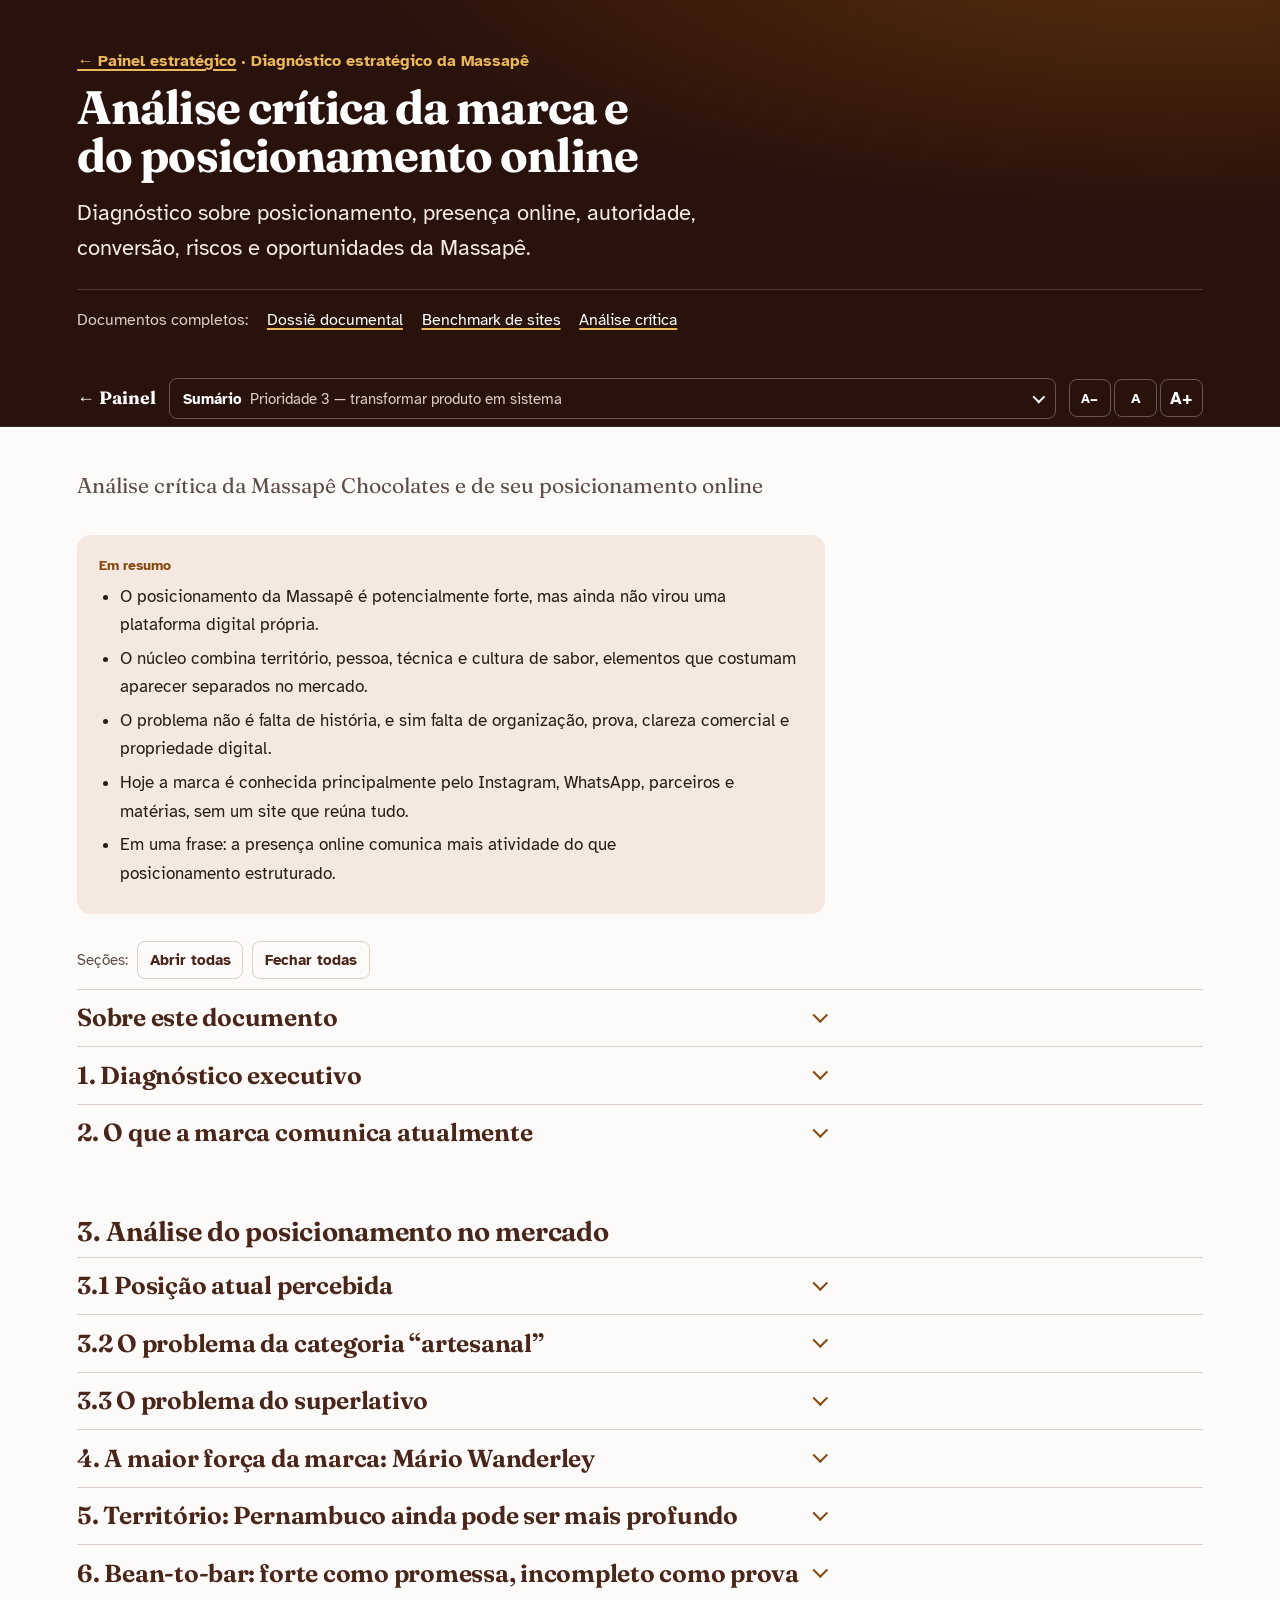
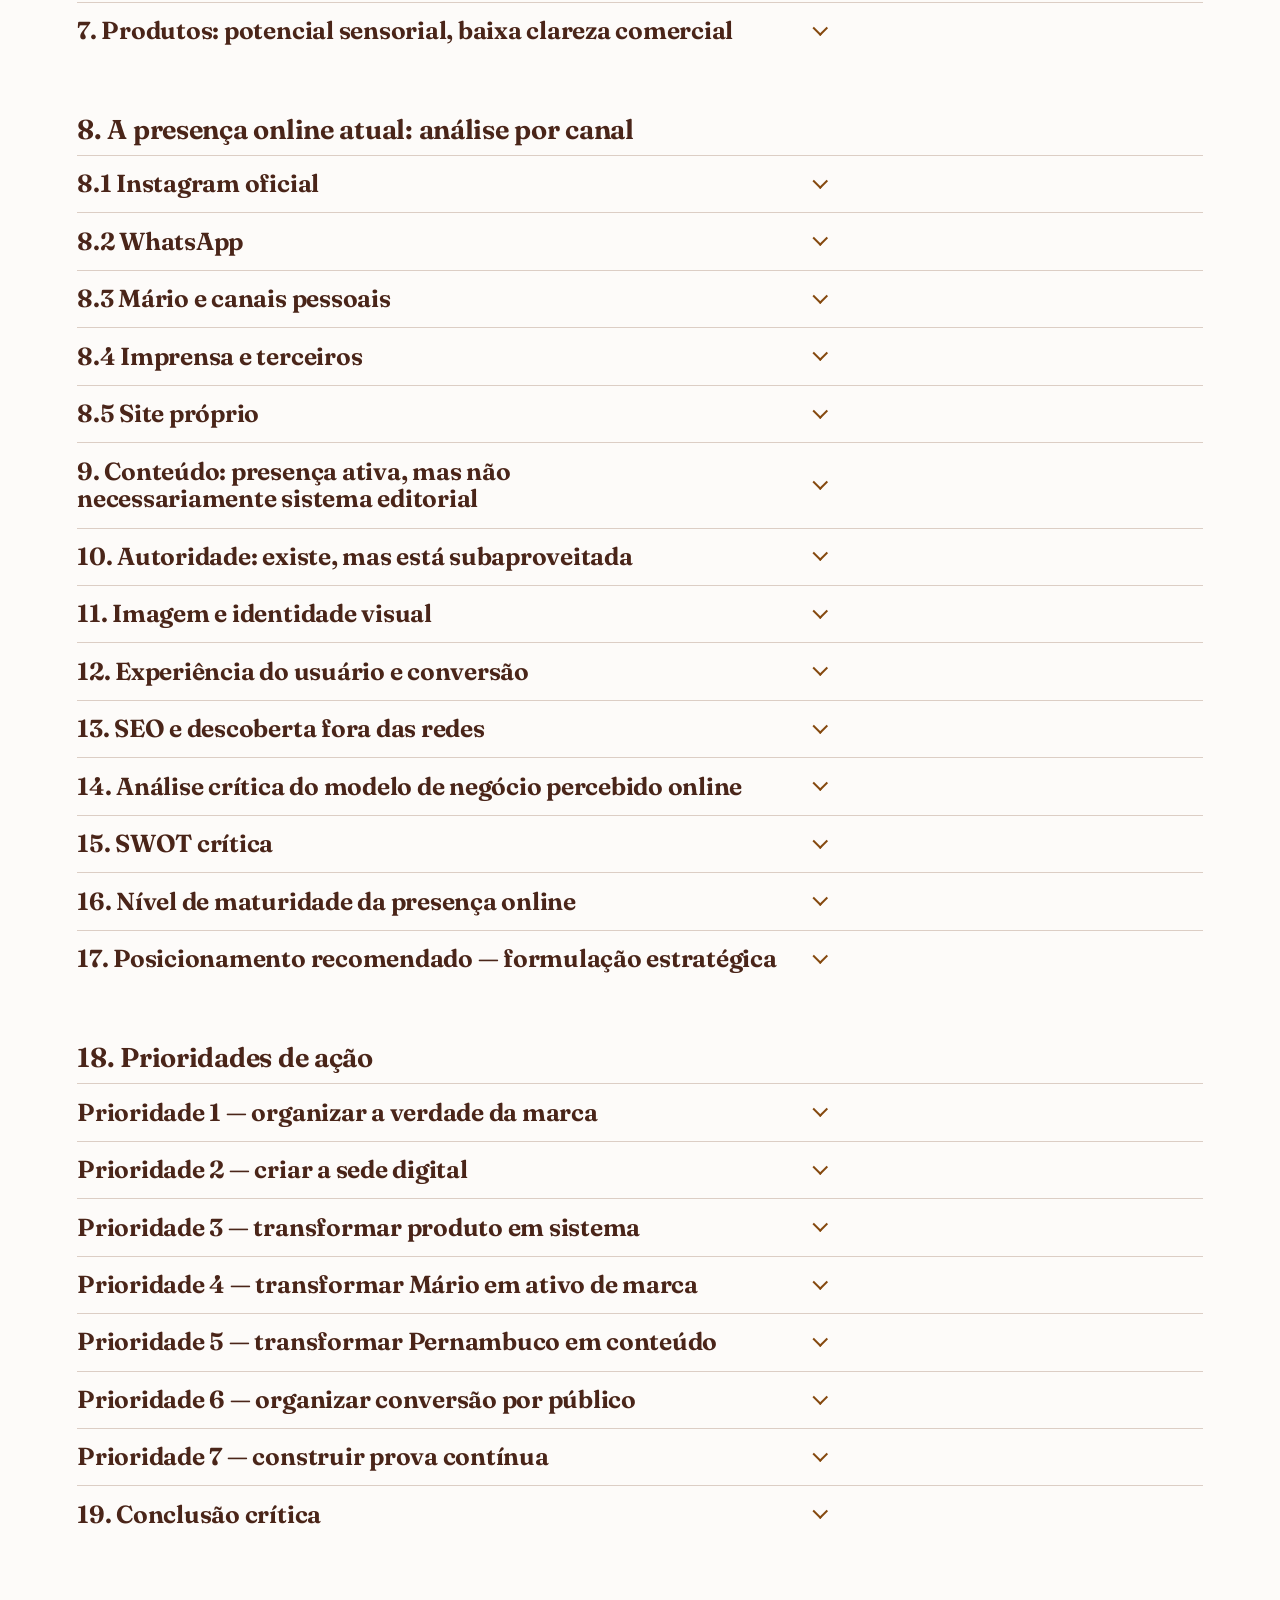
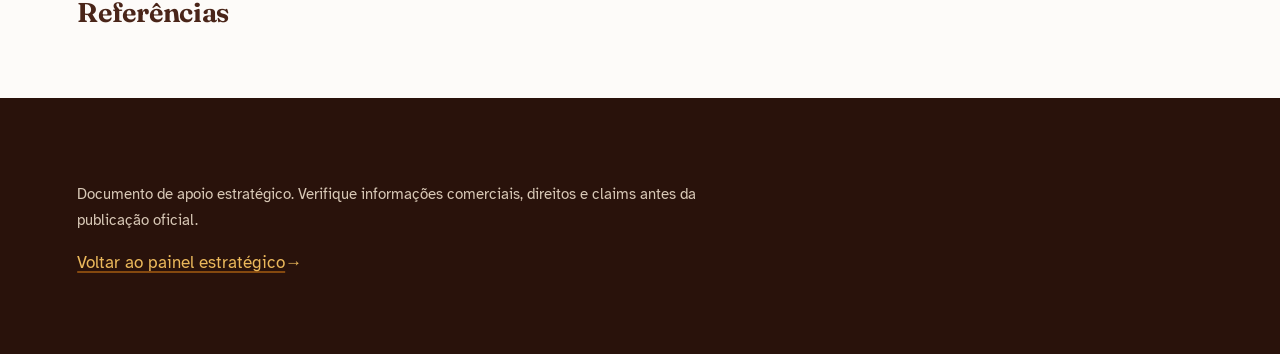
<file: analise-critica-massape-posicionamento-online.html>
<!doctype html>
<html lang="pt-BR">
<head>
<meta charset="utf-8">
<meta name="viewport" content="width=device-width, initial-scale=1">
<title>Análise crítica da Massapê — posicionamento online</title>
<meta name="description" content="Diagnóstico sobre posicionamento, presença online, autoridade, conversão, riscos e oportunidades da Massapê.">
<meta name="theme-color" content="#2b1813">
<link rel="icon" href="data:image/svg+xml,%3Csvg xmlns='http://www.w3.org/2000/svg' viewBox='0 0 32 32'%3E%3Crect width='32' height='32' rx='7' fill='%232b1813'/%3E%3Ctext x='16' y='23' font-family='Georgia,serif' font-size='20' font-weight='700' text-anchor='middle' fill='%23f0bf5a'%3EM%3C/text%3E%3C/svg%3E">
<script>try{var s=localStorage.getItem('massape-scale');if(s)document.documentElement.style.setProperty('--scale',s)}catch(e){}</script>
<link rel="preconnect" href="https://fonts.googleapis.com">
<link rel="preconnect" href="https://fonts.gstatic.com" crossorigin>
<link rel="stylesheet" href="https://fonts.googleapis.com/css2?family=Atkinson+Hyperlegible:ital,wght@0,400;0,700;1,400&family=Fraunces:ital,opsz,wght@0,9..144,500..700;1,9..144,500&display=swap">
<link rel="stylesheet" href="assets/site.css">
<script src="assets/site.js" defer></script>
</head>
<body>
<a class="skip" href="#conteudo">Pular para o conteúdo principal</a>

<header class="hero doc">
  <div class="wrap">
    <p class="hero-kicker"><a class="back" href="index.html">← Painel estratégico</a> · Diagnóstico estratégico da Massapê</p>
    <h1>Análise crítica da marca e do posicionamento online</h1>
    <p class="lead">Diagnóstico sobre posicionamento, presença online, autoridade, conversão, riscos e oportunidades da Massapê.</p>
    <nav class="hero-docs" aria-label="Documentos completos">
      <span>Documentos completos:</span>
      <a href="dossie-massape-mario-wanderley.html">Dossiê documental</a> <a href="benchmark-sites-chocolate-massape-mario-wanderley.html">Benchmark de sites</a> <a href="analise-critica-massape-posicionamento-online.html" aria-current="page">Análise crítica</a>
    </nav>
  </div>
</header>

<div class="bar">
  <div class="wrap">
    <a class="bar-brand" href="index.html" aria-label="Voltar ao painel estratégico">← Painel</a>
    <details class="toc">
      <summary><span>Sumário</span><span class="toc-current"></span></summary>
      <nav class="toc-panel" data-spy aria-label="Sumário do documento"><ol>
<li><a href="#1-diagnostico-executivo">1. Diagnóstico executivo</a></li>
<li><a href="#2-o-que-a-marca-comunica-atualmente">2. O que a marca comunica atualmente</a></li>
<li><a href="#3-analise-do-posicionamento-no-mercado">3. Análise do posicionamento no mercado</a></li>
<li><a href="#31-posicao-atual-percebida">3.1 Posição atual percebida</a></li>
<li><a href="#32-o-problema-da-categoria-artesanal">3.2 O problema da categoria “artesanal”</a></li>
<li><a href="#33-o-problema-do-superlativo">3.3 O problema do superlativo</a></li>
<li><a href="#4-a-maior-forca-da-marca-mario-wanderley">4. A maior força da marca: Mário Wanderley</a></li>
<li><a href="#5-territorio-pernambuco-ainda-pode-ser-mais-profundo">5. Território: Pernambuco ainda pode ser mais profundo</a></li>
<li><a href="#6-bean-to-bar-forte-como-promessa-incompleto-como-prova">6. Bean-to-bar: forte como promessa, incompleto como prova</a></li>
<li><a href="#7-produtos-potencial-sensorial-baixa-clareza-comercial">7. Produtos: potencial sensorial, baixa clareza comercial</a></li>
<li><a href="#8-a-presenca-online-atual-analise-por-canal">8. A presença online atual: análise por canal</a></li>
<li><a href="#81-instagram-oficial">8.1 Instagram oficial</a></li>
<li><a href="#82-whatsapp">8.2 WhatsApp</a></li>
<li><a href="#83-mario-e-canais-pessoais">8.3 Mário e canais pessoais</a></li>
<li><a href="#84-imprensa-e-terceiros">8.4 Imprensa e terceiros</a></li>
<li><a href="#85-site-proprio">8.5 Site próprio</a></li>
<li><a href="#9-conteudo-presenca-ativa-mas-nao-necessariamente-sistema-editorial">9. Conteúdo: presença ativa, mas não necessariamente sistema editorial</a></li>
<li><a href="#10-autoridade-existe-mas-esta-subaproveitada">10. Autoridade: existe, mas está subaproveitada</a></li>
<li><a href="#11-imagem-e-identidade-visual">11. Imagem e identidade visual</a></li>
<li><a href="#12-experiencia-do-usuario-e-conversao">12. Experiência do usuário e conversão</a></li>
<li><a href="#13-seo-e-descoberta-fora-das-redes">13. SEO e descoberta fora das redes</a></li>
<li><a href="#14-analise-critica-do-modelo-de-negocio-percebido-online">14. Análise crítica do modelo de negócio percebido online</a></li>
<li><a href="#15-swot-critica">15. SWOT crítica</a></li>
<li><a href="#16-nivel-de-maturidade-da-presenca-online">16. Nível de maturidade da presença online</a></li>
<li><a href="#17-posicionamento-recomendado-formulacao-estrategica">17. Posicionamento recomendado — formulação estratégica</a></li>
<li><a href="#18-prioridades-de-acao">18. Prioridades de ação</a></li>
<li><a href="#prioridade-1-organizar-a-verdade-da-marca">Prioridade 1 — organizar a verdade da marca</a></li>
<li><a href="#prioridade-2-criar-a-sede-digital">Prioridade 2 — criar a sede digital</a></li>
<li><a href="#prioridade-3-transformar-produto-em-sistema">Prioridade 3 — transformar produto em sistema</a></li>
<li><a href="#prioridade-4-transformar-mario-em-ativo-de-marca">Prioridade 4 — transformar Mário em ativo de marca</a></li>
<li><a href="#prioridade-5-transformar-pernambuco-em-conteudo">Prioridade 5 — transformar Pernambuco em conteúdo</a></li>
<li><a href="#prioridade-6-organizar-conversao-por-publico">Prioridade 6 — organizar conversão por público</a></li>
<li><a href="#prioridade-7-construir-prova-continua">Prioridade 7 — construir prova contínua</a></li>
<li><a href="#19-conclusao-critica">19. Conclusão crítica</a></li>
<li><a href="#referencias">Referências</a></li>
      </ol></nav>
    </details>
    <div class="textsize" role="group" aria-label="Tamanho do texto">
      <button type="button" data-size="down" aria-label="Diminuir texto">A−</button>
      <button type="button" data-size="reset" aria-label="Tamanho normal do texto">A</button>
      <button type="button" data-size="up" aria-label="Aumentar texto">A+</button>
    </div>
    <p id="textsize-status" class="visually-hidden" aria-live="polite"></p>
  </div>
</div>

<main id="conteudo"><div class="wrap"><article class="doc-content"><p class="doc-fulltitle">Análise crítica da Massapê Chocolates e de seu posicionamento online</p>
<div class="doc-summary"><p class="central-label">Em resumo</p><ul><li>O posicionamento da Massapê é potencialmente forte, mas ainda não virou uma plataforma digital própria.</li><li>O núcleo combina território, pessoa, técnica e cultura de sabor, elementos que costumam aparecer separados no mercado.</li><li>O problema não é falta de história, e sim falta de organização, prova, clareza comercial e propriedade digital.</li><li>Hoje a marca é conhecida principalmente pelo Instagram, WhatsApp, parceiros e matérias, sem um site que reúna tudo.</li><li>Em uma frase: a presença online comunica mais atividade do que posicionamento estruturado.</li></ul></div>
<div class="details-tools" role="group" aria-label="Seções do documento"><span>Seções:</span><button type="button" data-details="open">Abrir todas</button><button type="button" data-details="close">Fechar todas</button></div>
<details class="doc-sec"><summary><h2 class="doc-about">Sobre este documento</h2></summary><div class="doc-sec-body"><p><strong>Data da análise:</strong> outubro de 2026<br />
<strong>Base documental:</strong> dossiê da Massapê e de Mário Wanderley, benchmark de sites de chocolate artesanal/bean-to-bar e atualização pública do Instagram oficial.<br />
<strong>Natureza:</strong> diagnóstico estratégico de marca, comunicação, presença digital, conteúdo, autoridade, conversão e riscos.</p>
<blockquote>
<p>Esta análise separa <strong>fato observado</strong>, <strong>interpretação estratégica</strong> e <strong>recomendação</strong>. Recomendações não são afirmações sobre a operação atual da empresa. Dados de seguidores, produtos, preços, estoque e publicações são dinâmicos.</p>
</blockquote></div></details>
<details class="doc-sec"><summary><h2 id="1-diagnostico-executivo">1. Diagnóstico executivo</h2></summary><div class="doc-sec-body"><p>A Massapê tem um posicionamento potencialmente forte, mas ainda não o transforma em uma plataforma digital própria e suficientemente completa.</p>
<p>O núcleo mais defensável da marca é:</p>
<blockquote>
<p><strong>Chocolate artesanal de Pernambuco, da amêndoa à barra, associado à autoria e à trajetória de Mário Wanderley, com possibilidade de explorar sabores, experiências e repertórios gastronômicos regionais.</strong></p>
</blockquote>
<p>Esse território é relevante porque combina quatro elementos que normalmente aparecem separados no mercado:</p>
<ol>
<li><strong>território</strong> — Pernambuco;</li>
<li><strong>pessoa</strong> — Mário Wanderley;</li>
<li><strong>técnica</strong> — bean-to-bar/da amêndoa à barra;</li>
<li><strong>cultura de sabor</strong> — produtos e ingredientes que podem dialogar com a memória gastronômica regional.</li>
</ol>
<p>O problema principal não é a falta de história. É a <strong>falta de organização, prova, clareza comercial e propriedade digital</strong> dessa história.</p>
<p>Hoje, a marca parece ser compreendida principalmente por meio de:</p>
<ul>
<li>Instagram;</li>
<li>publicações e Reels;</li>
<li>destaques;</li>
<li>WhatsApp;</li>
<li>páginas de parceiros;</li>
<li>matérias e registros de eventos;</li>
<li>referências históricas de terceiros.</li>
</ul>
<p>O Instagram oficial apresenta a marca como <strong>“Massapê Chocolateria | Bean-to-bar”</strong>, com a frase “Chocolate artesanal de Pernambuco, da amêndoa à barra. Criado e produzido por @mwchocolate” e chamada para pedidos por WhatsApp. Na atualização de outubro de 2026, o perfil mostrava aproximadamente 7 mil seguidores, destaques sobre FENEARTE, declarações, TV, pedidos, feiras, parceiros, ciência e chocolate e Festival Vegano. <a href="https://www.instagram.com/massapechocolates/" title="Perfil oficial Massapê Chocolateria | Bean-to-bar — bio, destaques e publicações públicas">1</a></p>
<p>Isso cria descoberta e proximidade, mas ainda não oferece, sozinho, a profundidade que um site institucional precisa entregar: história aprovada, catálogo vigente, fichas técnicas, origem por produto, processo explicado, serviços, imprensa organizada, provas de autoridade e caminhos de compra para diferentes públicos.</p>
<h3 id="diagnostico-em-uma-frase">Diagnóstico em uma frase</h3>
<blockquote>
<p><strong>A Massapê tem uma história que pode gerar autoridade, mas sua presença online ainda comunica mais atividade do que posicionamento estruturado.</strong></p>
</blockquote></div></details>
<details class="doc-sec"><summary><h2 id="2-o-que-a-marca-comunica-atualmente">2. O que a marca comunica atualmente</h2></summary><div class="doc-sec-body"><h3 id="21-mensagem-explicita">2.1 Mensagem explícita</h3>
<p>A mensagem mais consistente encontrada é:</p>
<blockquote>
<p><strong>“Chocolate artesanal de Pernambuco, da amêndoa à barra.”</strong> <a href="https://www.instagram.com/massapechocolates/" title="Perfil oficial Massapê Chocolateria | Bean-to-bar — bio, destaques e publicações públicas">1</a></p>
</blockquote>
<p>Ela é uma boa base porque responde rapidamente a três perguntas:</p>
<ul>
<li>o que é: chocolate;</li>
<li>como é produzido: da amêndoa à barra;</li>
<li>de onde se posiciona: Pernambuco.</li>
</ul>
<p>A associação com Mário acrescenta autoria:</p>
<blockquote>
<p><strong>“Criado e produzido por @mwchocolate.”</strong> <a href="https://www.instagram.com/massapechocolates/" title="Perfil oficial Massapê Chocolateria | Bean-to-bar — bio, destaques e publicações públicas">1</a></p>
</blockquote>
<p>A combinação é funcional, mas ainda é uma formulação descritiva. Ela informa o que a marca faz, porém não explica totalmente:</p>
<ul>
<li>por que a Massapê é diferente;</li>
<li>por que o consumidor deve pagar mais, caso o preço seja premium;</li>
<li>qual é a personalidade da marca;</li>
<li>que experiência o produto oferece;</li>
<li>qual é a história por trás do nome;</li>
<li>qual é a visão de Mário sobre chocolate.</li>
</ul>
<h3 id="22-mensagens-secundarias">2.2 Mensagens secundárias</h3>
<p>Nas fontes públicas, aparecem também os seguintes territórios:</p>
<ul>
<li>chocolate artesanal;</li>
<li>bean-to-bar;</li>
<li>Pernambuco;</li>
<li>sabores e percentuais variados;</li>
<li>eventos e feiras;</li>
<li>educação e degustação;</li>
<li>televisão e imprensa;</li>
<li>parceiros;</li>
<li>experiência sensorial;</li>
<li>proximidade regional.</li>
</ul>
<p>A marca também usa linguagem informal e próxima, com expressões de comunidade, convite direto à degustação, referências a feiras, cafés e momentos de consumo. Isso ajuda a reduzir a distância entre marca artesanal e público.</p>
<h3 id="23-o-que-ainda-nao-esta-claro">2.3 O que ainda não está claro</h3>
<p>Não foi encontrada uma definição pública e aprovada de:</p>
<ul>
<li>missão;</li>
<li>visão;</li>
<li>valores;</li>
<li>público prioritário;</li>
<li>proposta de valor completa;</li>
<li>manifesto;</li>
<li>slogan permanente;</li>
<li>personalidade verbal;</li>
<li>promessa sensorial principal;</li>
<li>diferença entre a Massapê e outras marcas bean-to-bar brasileiras.</li>
</ul>
<p><strong>Conclusão crítica:</strong> a marca já possui linguagem e sinais de identidade, mas ainda não possui uma arquitetura verbal consolidada.</p></div></details>
<h2 class="doc-group" id="3-analise-do-posicionamento-no-mercado">3. Análise do posicionamento no mercado</h2><details class="doc-sec"><summary><h2 id="31-posicao-atual-percebida">3.1 Posição atual percebida</h2></summary><div class="doc-sec-body"><p>A Massapê está em uma interseção entre cinco categorias:</p>
<div class="table-wrap" role="region" aria-label="Tabela" tabindex="0"><table>
<thead>
<tr>
<th>Território</th>
<th>Como aparece</th>
<th>Nível de força atual</th>
</tr>
</thead>
<tbody>
<tr>
<td>Chocolate artesanal</td>
<td>Bio, produtos e linguagem pública</td>
<td>Forte como descrição, ainda genérico como diferenciação</td>
</tr>
<tr>
<td>Bean-to-bar</td>
<td>Nome do perfil e frase “da amêndoa à barra”</td>
<td>Forte como categoria, precisa de explicação e prova</td>
</tr>
<tr>
<td>Pernambuco</td>
<td>Bio, embalagem e comunicação regional</td>
<td>Promissor e distintivo</td>
</tr>
<tr>
<td>Mário Wanderley</td>
<td>Associação direta na bio e fontes externas</td>
<td>Muito promissor, mas pouco organizado no canal próprio</td>
</tr>
<tr>
<td>Experiência gastronômica</td>
<td>Eventos, aulas, degustações e repertório de Mário</td>
<td>Promissor, ainda não apresentado como oferta estruturada</td>
</tr>
</tbody>
</table></div>
<p>A marca não parece competir apenas por luxo. Também não parece querer ser somente uma loja de presentes. Sua oportunidade é ocupar um espaço de <strong>autoria gastronômica regional com domínio técnico</strong>.</p></div></details>
<details class="doc-sec"><summary><h2 id="32-o-problema-da-categoria-artesanal">3.2 O problema da categoria “artesanal”</h2></summary><div class="doc-sec-body"><p>“Artesanal” é importante, mas é uma palavra muito usada. Sozinha, não diferencia.</p>
<p>No benchmark, as marcas mais convincentes explicam o que torna o artesanal real:</p>
<ul>
<li>pequenos lotes;</li>
<li>nome do produtor;</li>
<li>origem do cacau;</li>
<li>etapas executadas;</li>
<li>perfil sensorial;</li>
<li>fabricação própria;</li>
<li>variedade ou safra;</li>
<li>embalagem manual;</li>
<li>visita, aula ou experiência;</li>
<li>relação direta com a cadeia.</li>
</ul>
<p>Para a Massapê, o termo precisa ser convertido em evidência. Em vez de apenas afirmar “artesanal”, o site pode mostrar:</p>
<ul>
<li>o que Mário faz;</li>
<li>quais ferramentas usa;</li>
<li>quais etapas controla;</li>
<li>que produtos são feitos em cada momento;</li>
<li>que diferença técnica o processo produz no sabor.</li>
</ul></div></details>
<details class="doc-sec"><summary><h2 id="33-o-problema-do-superlativo">3.3 O problema do superlativo</h2></summary><div class="doc-sec-body"><p>A alegação de que a Massapê seria o “primeiro chocolate artesanal de Pernambuco feito do cacau à barra” aparece em publicação de parceiro, mas não foi comprovada de maneira independente. <a href="http://www.carlomockli.com/2021/08/massape-bean-to-bar-100-pernambucano.html" title="MASSAPÊ: Bean to Bar 100% Pernambucano! — Carlo Möckli/Doce Ciência, 2021">2</a></p>
<p>Esse tipo de claim pode chamar atenção, mas apresenta três riscos:</p>
<ol>
<li><strong>risco factual:</strong> a marca pode não conseguir comprovar a prioridade histórica;</li>
<li><strong>risco jurídico/comercial:</strong> “primeiro” exige comparação abrangente;</li>
<li><strong>risco estratégico:</strong> o superlativo pode substituir uma diferenciação mais duradoura.</li>
</ol>
<p>A recomendação é não depender da palavra “primeiro”. A marca pode ser mais forte explicando <strong>o que faz, como faz, quem faz e por que isso importa</strong>.</p></div></details>
<details class="doc-sec"><summary><h2 id="4-a-maior-forca-da-marca-mario-wanderley">4. A maior força da marca: Mário Wanderley</h2></summary><div class="doc-sec-body"><p>A trajetória de Mário é o ativo narrativo mais subutilizado da presença online.</p>
<p>Uma matéria do <em>Diário de Pernambuco</em> registra que Mário atuou por cerca de 20 anos como fisioterapeuta em UTIs antes de se dedicar às sobremesas. A matéria também relaciona sua entrada na cozinha ao buffet de festas e casamentos da mãe, menciona cursos de técnicas de chocolate e bombons, sua marca pessoal e sua participação no reality <em>Que Seja Doce</em>, do GNT. <a href="https://www.diariodepernambuco.com.br/noticia/viver/2018/04/chef-pernambucano-vai-participar-de-reality-show-de-confeitaria.html" title="Chef pernambucano vai participar de reality show de confeitaria — Diário de Pernambuco, 2018">3</a></p>
<p>Outras fontes documentam Mário em confeitaria, chocolate, barismo, cursos, degustações, oficinas, Senac e eventos. O Senac informa a criação da Massapê Chocolateria em 2021. <a href="http://www.pe.senac.br/confeitaria/index.html" title="Perfil institucional de Mário Wanderley e Massapê Chocolateria — Senac Pernambuco">4</a></p>
<h3 id="por-que-isso-e-valioso">Por que isso é valioso</h3>
<p>Muitas marcas de chocolate apresentam apenas:</p>
<ul>
<li>produto;</li>
<li>cacau;</li>
<li>embalagem;</li>
<li>origem.</li>
</ul>
<p>A Massapê pode apresentar uma pessoa com:</p>
<ul>
<li>mudança de carreira;</li>
<li>experiência em precisão e cuidado;</li>
<li>trajetória na confeitaria;</li>
<li>repertório de televisão;</li>
<li>prática de ensino;</li>
<li>relação com Pernambuco;</li>
<li>visão própria sobre o sabor.</li>
</ul>
<p>Isso permite que a marca tenha uma dimensão humana e autoral.</p>
<h3 id="problema-atual">Problema atual</h3>
<p>Mário aparece associado à marca, mas a história dele está espalhada em matérias, redes e fontes de terceiros. Não existe ainda uma página própria que organize a trajetória de forma definitiva e aprovada.</p>
<h3 id="diagnostico">Diagnóstico</h3>
<blockquote>
<p><strong>A Massapê comunica que Mário existe, mas ainda não comunica plenamente por que a trajetória dele torna a marca diferente.</strong></p>
</blockquote>
<h3 id="oportunidade">Oportunidade</h3>
<p>Construir uma página “Mário Wanderley” com:</p>
<ul>
<li>biografia curta;</li>
<li>linha do tempo;</li>
<li>fotografia trabalhando;</li>
<li>formação e experiências confirmadas;</li>
<li>entrevistas;</li>
<li>aulas e eventos;</li>
<li>visão sobre chocolate;</li>
<li>relação com a Massapê;</li>
<li>citações verificadas;</li>
<li>vídeos autorizados.</li>
</ul></div></details>
<details class="doc-sec"><summary><h2 id="5-territorio-pernambuco-ainda-pode-ser-mais-profundo">5. Território: Pernambuco ainda pode ser mais profundo</h2></summary><div class="doc-sec-body"><p>A marca usa Pernambuco como um elemento de identificação, mas há espaço para transformar o território em narrativa.</p>
<h3 id="o-que-ja-existe">O que já existe</h3>
<ul>
<li>Pernambuco aparece na bio;</li>
<li>há comunicação sobre chocolate pernambucano;</li>
<li>a embalagem histórica usa “100% pernambucano”; <a href="https://www.instagram.com/massapechocolates/" title="Acervo público de comunicação e embalagem da Massapê — direitos não presumidos">5</a></li>
<li>fontes secundárias associam produtos de 2021 à Fazenda Cruz de Malta, em Água Preta, Mata Sul; <a href="https://www.instagram.com/massapechocolates/" title="Acervo público de comunicação e embalagem da Massapê — direitos não presumidos">2</a></li>
<li>produtos e eventos dialogam com sabores e experiências regionais;</li>
<li>a marca aparece em feiras e eventos locais.</li>
</ul>
<h3 id="o-que-ainda-falta">O que ainda falta</h3>
<p>Para que Pernambuco deixe de ser apenas um adjetivo, seria necessário definir:</p>
<ul>
<li>qual Pernambuco a marca quer mostrar;</li>
<li>qual é a relação atual com o cacau;</li>
<li>quais produtores devem ser apresentados;</li>
<li>quais ingredientes são realmente regionais;</li>
<li>que paisagens e comunidades fazem parte da cadeia;</li>
<li>como a cultura gastronômica local entra nos produtos;</li>
<li>quais claims valem para toda a marca e quais valem somente para lotes.</li>
</ul>
<h3 id="diagnostico-critico">Diagnóstico crítico</h3>
<blockquote>
<p><strong>O território é provavelmente o maior elemento de diferenciação disponível, mas ainda não foi transformado em sistema de conteúdo, produto e experiência.</strong></p>
</blockquote>
<p>O benchmark mostra que marcas fortes transformam território em:</p>
<ul>
<li>nome de coleção;</li>
<li>filtro de produto;</li>
<li>mapa;</li>
<li>história de produtor;</li>
<li>perfil sensorial;</li>
<li>ingrediente;</li>
<li>vídeo;</li>
<li>roteiro de visita;</li>
<li>conteúdo educativo.</li>
</ul>
<p>A Massapê pode fazer algo equivalente, em escala própria, sem copiar outra marca.</p></div></details>
<details class="doc-sec"><summary><h2 id="6-bean-to-bar-forte-como-promessa-incompleto-como-prova">6. Bean-to-bar: forte como promessa, incompleto como prova</h2></summary><div class="doc-sec-body"><p>“Bean-to-bar” é o principal termo técnico da marca. Ele aparece no nome do perfil e na expressão “da amêndoa à barra”. <a href="https://www.instagram.com/massapechocolates/" title="Perfil oficial Massapê Chocolateria | Bean-to-bar — bio, destaques e publicações públicas">1</a></p>
<p>Um artigo de Carlo Möckli de 2021 descreve Mário como produtor de chocolate bean-to-bar com cacau pernambucano e apresenta produtos de 45%, 70% e 100%. O texto também faz uma avaliação sensorial detalhada, mencionando brilho, snap, notas de caramelo, café, castanhas, especiarias e frutas. <a href="http://www.carlomockli.com/2021/08/massape-bean-to-bar-100-pernambucano.html" title="MASSAPÊ: Bean to Bar 100% Pernambucano! — Carlo Möckli/Doce Ciência, 2021">2</a></p>
<p>Essas informações podem construir autoridade, mas precisam ser tratadas em camadas:</p>
<ul>
<li><strong>comunicação oficial atual da marca:</strong> o que a Massapê afirma hoje;</li>
<li><strong>registro histórico:</strong> o que foi documentado em 2021;</li>
<li><strong>avaliação de terceiro:</strong> o que Carlo Möckli observou na degustação;</li>
<li><strong>processo comercial atual:</strong> o que a empresa realmente executa em cada lote.</li>
</ul>
<h3 id="o-risco-da-palavra-sem-explicacao">O risco da palavra sem explicação</h3>
<p>Para consumidores não especializados, bean-to-bar pode significar apenas “chocolate melhor”. Isso não basta.</p>
<p>O site deve responder:</p>
<ul>
<li>O que é bean-to-bar?</li>
<li>O que muda no sabor?</li>
<li>Quais etapas a Massapê controla?</li>
<li>De onde vêm as amêndoas?</li>
<li>O processo é igual para todos os produtos?</li>
<li>O que o consumidor pode perceber na degustação?</li>
</ul>
<h3 id="diagnostico_1">Diagnóstico</h3>
<blockquote>
<p><strong>A Massapê já possui o termo certo, mas precisa transformar o termo em compreensão, evidência e desejo.</strong></p>
</blockquote></div></details>
<details class="doc-sec"><summary><h2 id="7-produtos-potencial-sensorial-baixa-clareza-comercial">7. Produtos: potencial sensorial, baixa clareza comercial</h2></summary><div class="doc-sec-body"><p>A pesquisa encontrou uma linha pública com percentuais de 100%, 85%, 70%, 60%, Pé de Moleque 55%, 38% vegano, 32% e Chocolate Branco na FENEARTE 2026. Também há publicações sobre Canjiquinha e Pé de Moleque como itens fixados no cardápio. <a href="https://www.instagram.com/massapechocolates/reel/Dap0TBgOXuj/" title="Linha de percentuais e sabores na FENEARTE 2026 — Massapê">6</a></p>
<p>Há registros históricos de 45%, 70% e 100% em 2021. <a href="http://www.carlomockli.com/2021/08/massape-bean-to-bar-100-pernambucano.html" title="MASSAPÊ: Bean to Bar 100% Pernambucano! — Carlo Möckli/Doce Ciência, 2021">2</a></p>
<h3 id="forcas">Forças</h3>
<ul>
<li>variedade de intensidade;</li>
<li>possibilidade de atender diferentes paladares;</li>
<li>sabores regionais com potencial de memória;</li>
<li>espaço para degustação comparativa;</li>
<li>possibilidade de coleções sazonais;</li>
<li>conexão entre percentual, ingrediente e experiência.</li>
</ul>
<h3 id="fragilidades">Fragilidades</h3>
<p>Não foi confirmada publicamente uma ficha técnica completa com:</p>
<ul>
<li>peso;</li>
<li>preço atual;</li>
<li>ingredientes;</li>
<li>alergênicos;</li>
<li>validade;</li>
<li>conservação;</li>
<li>estoque;</li>
<li>disponibilidade por canal;</li>
<li>história de cada produto;</li>
<li>perfil sensorial aprovado;</li>
<li>origem do lote.</li>
</ul>
<h3 id="diagnostico-critico_1">Diagnóstico crítico</h3>
<blockquote>
<p><strong>A Massapê parece ter mais repertório de produto do que sua presença digital consegue mostrar.</strong></p>
</blockquote>
<p>Isso reduz:</p>
<ul>
<li>clareza de compra;</li>
<li>capacidade de comparação;</li>
<li>percepção de valor;</li>
<li>conversão fora do Instagram;</li>
<li>descoberta em mecanismos de busca;</li>
<li>eficiência do atendimento por WhatsApp.</li>
</ul>
<h3 id="oportunidade-de-arquitetura">Oportunidade de arquitetura</h3>
<p>Cada produto poderia apresentar:</p>
<ol>
<li>nome;</li>
<li>foto;</li>
<li>percentual ou tipo;</li>
<li>ingredientes;</li>
<li>alergênicos;</li>
<li>peso;</li>
<li>preço ou chamada para encomenda;</li>
<li>disponibilidade;</li>
<li>perfil de sabor;</li>
<li>inspiração;</li>
<li>harmonização;</li>
<li>origem e lote, quando aplicável;</li>
<li>botão de compra ou contato.</li>
</ol></div></details>
<h2 class="doc-group" id="8-a-presenca-online-atual-analise-por-canal">8. A presença online atual: análise por canal</h2><details class="doc-sec"><summary><h2 id="81-instagram-oficial">8.1 Instagram oficial</h2></summary><div class="doc-sec-body"><h3 id="forcas_1">Forças</h3>
<ul>
<li>canal público e facilmente descoberto;</li>
<li>bio objetiva;</li>
<li>associação direta com Mário;</li>
<li>ligação para WhatsApp;</li>
<li>destaques organizados por assuntos importantes;</li>
<li>publicação de feiras, eventos, produtos, bastidores e parcerias;</li>
<li>presença recente observável em 2026. <a href="https://www.instagram.com/massapechocolates/" title="Perfil oficial Massapê Chocolateria | Bean-to-bar — bio, destaques e publicações públicas">1</a></li>
</ul>
<h3 id="fragilidades_1">Fragilidades</h3>
<ul>
<li>dependência de uma plataforma de terceiros;</li>
<li>conteúdo sujeito a login, algoritmo e mudanças de interface;</li>
<li>dificuldade de organizar uma história longa;</li>
<li>produtos ficam misturados com eventos e anúncios;</li>
<li>pouca indexação estrutural para buscas específicas;</li>
<li>não substitui catálogo, ficha técnica ou institucional;</li>
<li>direitos de uso das imagens continuam não confirmados;</li>
<li>não existe uma base própria de relacionamento com o público.</li>
</ul>
<h3 id="avaliacao">Avaliação</h3>
<p>O Instagram funciona bem como <strong>canal de movimento e prova social</strong>, mas não como sede completa da marca.</p></div></details>
<details class="doc-sec"><summary><h2 id="82-whatsapp">8.2 WhatsApp</h2></summary><div class="doc-sec-body"><p>O WhatsApp é um canal de conversão direto e coerente com uma operação artesanal. Ele reduz a distância entre pedido e atendimento.</p>
<p>Mas, se o WhatsApp for o principal caminho comercial, o site deve antecipar as perguntas que normalmente chegam ao atendimento:</p>
<ul>
<li>preço;</li>
<li>peso;</li>
<li>prazo;</li>
<li>disponibilidade;</li>
<li>entrega;</li>
<li>formas de pagamento;</li>
<li>ingredientes;</li>
<li>alergênicos;</li>
<li>encomendas;</li>
<li>presentes corporativos.</li>
</ul>
<p><strong>Risco:</strong> o WhatsApp virar catálogo, atendimento, pós-venda e suporte técnico ao mesmo tempo.</p></div></details>
<details class="doc-sec"><summary><h2 id="83-mario-e-canais-pessoais">8.3 Mário e canais pessoais</h2></summary><div class="doc-sec-body"><p>O perfil pessoal de Mário no Instagram estava privado na consulta anterior. Isso limita a confirmação do conteúdo e reduz a capacidade de usar o perfil pessoal como fonte pública estável.</p>
<p>A marca precisa assumir no próprio site o papel de organizar a narrativa do fundador, sem depender de um perfil pessoal aberto.</p></div></details>
<details class="doc-sec"><summary><h2 id="84-imprensa-e-terceiros">8.4 Imprensa e terceiros</h2></summary><div class="doc-sec-body"><p>A Massapê tem uma vantagem: sua história aparece em fontes externas, como Diário de Pernambuco, Senac, Folha, eventos, blogs especializados e publicações de parceiros. <a href="https://www.diariodepernambuco.com.br/noticia/viver/2018/04/chef-pernambucano-vai-participar-de-reality-show-de-confeitaria.html" title="Chef pernambucano vai participar de reality show de confeitaria — Diário de Pernambuco, 2018">2</a><a href="http://www.pe.senac.br/confeitaria/index.html" title="Perfil institucional de Mário Wanderley e Massapê Chocolateria — Senac Pernambuco">4</a></p>
<p>O problema é que essas fontes estão dispersas. A marca poderia criar uma página de imprensa com:</p>
<ul>
<li>título;</li>
<li>veículo;</li>
<li>data;</li>
<li>link;</li>
<li>resumo;</li>
<li>imagem autorizada;</li>
<li>assunto;</li>
<li>contato de imprensa.</li>
</ul></div></details>
<details class="doc-sec"><summary><h2 id="85-site-proprio">8.5 Site próprio</h2></summary><div class="doc-sec-body"><p>A principal lacuna estratégica é a falta de uma sede digital institucional consolidada, com navegação e conteúdo controlados pela marca.</p>
<p>O site próprio deve reduzir a dependência de Instagram e WhatsApp sem necessariamente substituí-los.</p></div></details>
<details class="doc-sec"><summary><h2 id="9-conteudo-presenca-ativa-mas-nao-necessariamente-sistema-editorial">9. Conteúdo: presença ativa, mas não necessariamente sistema editorial</h2></summary><div class="doc-sec-body"><p>A Massapê publica conteúdos de produto, evento, feira, parceria, bastidor e chamada comercial. Isso cria sensação de atividade.</p>
<p>Porém, atividade não é o mesmo que sistema editorial.</p>
<h3 id="um-sistema-editorial-responde">Um sistema editorial responde</h3>
<ul>
<li>que assunto a marca publica;</li>
<li>para qual público;</li>
<li>com que frequência;</li>
<li>em qual canal;</li>
<li>com qual objetivo;</li>
<li>para qual etapa da jornada;</li>
<li>com qual prova;</li>
<li>com qual chamada para ação.</li>
</ul>
<h3 id="pilares-editoriais-possiveis">Pilares editoriais possíveis</h3>
<div class="table-wrap" role="region" aria-label="Tabela" tabindex="0"><table>
<thead>
<tr>
<th>Pilar</th>
<th>Função</th>
<th>Exemplos</th>
</tr>
</thead>
<tbody>
<tr>
<td>Mário</td>
<td>Autoria e autoridade</td>
<td>trajetória, técnica, entrevistas, aulas</td>
</tr>
<tr>
<td>Cacau</td>
<td>Origem e transparência</td>
<td>produtor, região, amêndoa, safra, lote</td>
</tr>
<tr>
<td>Processo</td>
<td>Educação</td>
<td>torra, moagem, conchagem, temperagem</td>
</tr>
<tr>
<td>Produto</td>
<td>Desejo e venda</td>
<td>fichas, sabores, kits, harmonizações</td>
</tr>
<tr>
<td>Pernambuco</td>
<td>Identidade</td>
<td>ingredientes, memória, gastronomia, eventos</td>
</tr>
<tr>
<td>Experiência</td>
<td>Relacionamento</td>
<td>degustações, workshops, feiras, corporativo</td>
</tr>
<tr>
<td>Imprensa</td>
<td>Prova social</td>
<td>matérias, vídeos, entrevistas, parceiros</td>
</tr>
</tbody>
</table></div>
<h3 id="diagnostico_2">Diagnóstico</h3>
<blockquote>
<p><strong>A marca tem material para publicar, mas precisa transformar publicações isoladas em um sistema que acumula valor ao longo do tempo.</strong></p>
</blockquote></div></details>
<details class="doc-sec"><summary><h2 id="10-autoridade-existe-mas-esta-subaproveitada">10. Autoridade: existe, mas está subaproveitada</h2></summary><div class="doc-sec-body"><p>A autoridade online da Massapê não precisa ser inventada. Ela precisa ser organizada.</p>
<h3 id="evidencias-encontradas">Evidências encontradas</h3>
<ul>
<li>participação de Mário no <em>Que Seja Doce</em>; <a href="https://www.diariodepernambuco.com.br/noticia/viver/2018/04/chef-pernambucano-vai-participar-de-reality-show-de-confeitaria.html" title="Chef pernambucano vai participar de reality show de confeitaria — Diário de Pernambuco, 2018">3</a></li>
<li>registros no Senac; <a href="http://www.pe.senac.br/confeitaria/index.html" title="Perfil institucional de Mário Wanderley e Massapê Chocolateria — Senac Pernambuco">4</a></li>
<li>oficinas, palestras e degustações;</li>
<li>entrevistas e rádio;</li>
<li>feiras e eventos;</li>
<li>parceiros e pontos de venda;</li>
<li>avaliação técnica de produtos por Carlo Möckli; <a href="http://www.carlomockli.com/2021/08/massape-bean-to-bar-100-pernambucano.html" title="MASSAPÊ: Bean to Bar 100% Pernambucano! — Carlo Möckli/Doce Ciência, 2021">2</a></li>
<li>presença em conteúdos sobre bean-to-bar;</li>
<li>atividade recente no Instagram. <a href="https://www.instagram.com/massapechocolates/" title="Perfil oficial Massapê Chocolateria | Bean-to-bar — bio, destaques e publicações públicas">1</a></li>
</ul>
<h3 id="problema">Problema</h3>
<p>O visitante precisa fazer uma pesquisa externa para juntar esses sinais. Uma marca madura facilita essa montagem.</p>
<h3 id="solucao-estrategica">Solução estratégica</h3>
<p>Criar uma área “Por que Massapê?” ou “Massapê em movimento”, reunindo:</p>
<ul>
<li>credenciais de Mário;</li>
<li>eventos;</li>
<li>imprensa;</li>
<li>aulas;</li>
<li>participações;</li>
<li>parceiros;</li>
<li>depoimentos autorizados;</li>
<li>vídeos;</li>
<li>produtos reconhecidos;</li>
<li>fatos históricos.</li>
</ul>
<p>A área deve evitar exagero. Uma lista de aparições sem contexto não constrói autoridade por si só. Cada item deve explicar por que é relevante.</p></div></details>
<details class="doc-sec"><summary><h2 id="11-imagem-e-identidade-visual">11. Imagem e identidade visual</h2></summary><div class="doc-sec-body"><p>A embalagem observada em fonte de 2021 apresenta o nome MASSAPÊ, elementos de folhas e frutos de cacau, arcos concêntricos e a indicação de 70%. A matéria também reproduz a expressão “chocolate feito à mão | 100% pernambucano”. <a href="https://www.instagram.com/massapechocolates/" title="Acervo público de comunicação e embalagem da Massapê — direitos não presumidos">5</a></p>
<p>A linguagem visual percebida combina:</p>
<ul>
<li>contraste;</li>
<li>cores regionais;</li>
<li>grafismo;</li>
<li>cacau;</li>
<li>geometria;</li>
<li>embalagem como objeto de identidade.</li>
</ul>
<h3 id="forca">Força</h3>
<p>Existe potencial para uma identidade reconhecível, menos genérica do que o padrão “marrom + foto de chocolate + tipografia elegante”.</p>
<h3 id="fragilidade">Fragilidade</h3>
<p>Não foram localizados manual de marca, códigos de cor, tipografias oficiais, versões de logo, regras de fotografia ou confirmação de quais embalagens estão vigentes.</p>
<h3 id="risco">Risco</h3>
<p>A marca pode ter elementos visuais interessantes, mas comunicá-los de maneira inconsistente entre:</p>
<ul>
<li>embalagem;</li>
<li>Instagram;</li>
<li>eventos;</li>
<li>materiais de parceiros;</li>
<li>site;</li>
<li>WhatsApp;</li>
<li>peças corporativas.</li>
</ul>
<h3 id="diagnostico_3">Diagnóstico</h3>
<blockquote>
<p><strong>Há sinais de identidade visual, mas ainda não há evidência de um sistema visual documentado e aplicado de forma consistente.</strong></p>
</blockquote></div></details>
<details class="doc-sec"><summary><h2 id="12-experiencia-do-usuario-e-conversao">12. Experiência do usuário e conversão</h2></summary><div class="doc-sec-body"><p>O benchmark mostra que marcas mais completas conduzem o visitante por uma sequência:</p>
<blockquote>
<p>visita → conhece a marca → entende o produto → entende o valor → deseja → compra ou contacta.</p>
</blockquote>
<p>Na presença atual da Massapê, o caminho parece mais curto:</p>
<blockquote>
<p>encontra uma publicação → vê um produto/evento → chama no WhatsApp.</p>
</blockquote>
<p>Esse caminho pode funcionar para clientes já interessados, mas é limitado para:</p>
<ul>
<li>quem ainda não conhece bean-to-bar;</li>
<li>quem precisa justificar o preço;</li>
<li>quem quer presentear;</li>
<li>empresas;</li>
<li>restaurantes;</li>
<li>imprensa;</li>
<li>instituições de ensino;</li>
<li>consumidores que pesquisam antes de comprar.</li>
</ul>
<h3 id="ctas-que-poderiam-existir">CTAs que poderiam existir</h3>
<ul>
<li>Conheça a Massapê;</li>
<li>Conheça Mário;</li>
<li>Entenda o processo;</li>
<li>Veja os produtos;</li>
<li>Peça pelo WhatsApp;</li>
<li>Encontre onde comprar;</li>
<li>Solicite uma encomenda;</li>
<li>Conheça as experiências;</li>
<li>Fale sobre presentes corporativos;</li>
<li>Leia a história;</li>
<li>Veja a agenda.</li>
</ul>
<h3 id="diagnostico_4">Diagnóstico</h3>
<blockquote>
<p><strong>A conversão atual parece eficiente para relacionamento direto, mas ainda pouco estruturada para descoberta, comparação e decisão informada.</strong></p>
</blockquote></div></details>
<details class="doc-sec"><summary><h2 id="13-seo-e-descoberta-fora-das-redes">13. SEO e descoberta fora das redes</h2></summary><div class="doc-sec-body"><p>A presença no Instagram ajuda quem já conhece o nome Massapê. Ela é menos eficiente para pessoas que pesquisam necessidades genéricas.</p>
<p>Possíveis buscas:</p>
<ul>
<li>chocolate artesanal pernambucano;</li>
<li>chocolate bean-to-bar em Pernambuco;</li>
<li>chocolate artesanal Recife;</li>
<li>chocolate de cacau pernambucano;</li>
<li>chocolate com pé de moleque;</li>
<li>chocolate com ingredientes regionais;</li>
<li>Mário Wanderley chocolate;</li>
<li>degustação de chocolate em Pernambuco;</li>
<li>workshop de chocolate em Recife;</li>
<li>presente corporativo de chocolate em Pernambuco.</li>
</ul>
<h3 id="oportunidade_1">Oportunidade</h3>
<p>Um site com páginas próprias e conteúdo editorial pode capturar buscas de descoberta, não apenas buscas de marca.</p>
<h3 id="conteudos-prioritarios">Conteúdos prioritários</h3>
<ol>
<li>O que é chocolate bean-to-bar?</li>
<li>Como a Massapê trabalha da amêndoa à barra?</li>
<li>Quem é Mário Wanderley?</li>
<li>O que diferencia 45%, 70%, 85% e 100%?</li>
<li>Como degustar chocolate?</li>
<li>Como combinar chocolate e café?</li>
<li>Como funcionam os sabores regionais?</li>
<li>O que significa chocolate de origem?</li>
<li>Como pedir chocolate Massapê?</li>
<li>Experiências, aulas e eventos de chocolate em Pernambuco.</li>
</ol></div></details>
<details class="doc-sec"><summary><h2 id="14-analise-critica-do-modelo-de-negocio-percebido-online">14. Análise crítica do modelo de negócio percebido online</h2></summary><div class="doc-sec-body"><p>A presença pública sugere um negócio com várias frentes possíveis, mas elas não estão claramente separadas para o visitante.</p>
<h3 id="frentes-identificadas">Frentes identificadas</h3>
<div class="table-wrap" role="region" aria-label="Tabela" tabindex="0"><table>
<thead>
<tr>
<th>Área de negócio</th>
<th>Evidência ou possibilidade</th>
<th>Problema atual</th>
</tr>
</thead>
<tbody>
<tr>
<td>Venda direta</td>
<td>WhatsApp e produtos publicados</td>
<td>Falta catálogo técnico centralizado</td>
</tr>
<tr>
<td>Presentes</td>
<td>Kits, sazonais e caixas</td>
<td>Falta página própria por ocasião</td>
</tr>
<tr>
<td>Eventos</td>
<td>Feiras e participações</td>
<td>Falta agenda e portfólio de eventos</td>
</tr>
<tr>
<td>Educação</td>
<td>Aulas, oficinas e Senac</td>
<td>Falta oferta estruturada de cursos/worksops</td>
</tr>
<tr>
<td>Corporativo</td>
<td>Possibilidade de encomendas e presentes</td>
<td>Falta caminho comercial claro</td>
</tr>
<tr>
<td>Parcerias</td>
<td>Cafés, eventos, pontos de venda</td>
<td>Falta lista atual e proposta para parceiros</td>
</tr>
<tr>
<td>Conteúdo</td>
<td>Instagram, imprensa e entrevistas</td>
<td>Falta organização editorial própria</td>
</tr>
<tr>
<td>Autoridade</td>
<td>Mário e aparições públicas</td>
<td>Falta página de provas e credenciais</td>
</tr>
</tbody>
</table></div>
<h3 id="diagnostico_5">Diagnóstico</h3>
<p>A Massapê pode ser mais do que uma marca de barras, mas o online ainda não deixa claro quais dessas frentes estão realmente abertas para negócio.</p>
<p>O site precisa distinguir:</p>
<ul>
<li><strong>o que é produto;</strong></li>
<li><strong>o que é serviço;</strong></li>
<li><strong>o que é experiência;</strong></li>
<li><strong>o que é parceria;</strong></li>
<li><strong>o que é conteúdo;</strong></li>
<li><strong>o que é histórico.</strong></li>
</ul></div></details>
<details class="doc-sec"><summary><h2 id="15-swot-critica">15. SWOT crítica</h2></summary><div class="doc-sec-body"><h3 id="forcas_2">Forças</h3>
<ul>
<li>posicionamento pernambucano claro;</li>
<li>uso consistente de bean-to-bar/da amêndoa à barra;</li>
<li>associação direta com Mário;</li>
<li>trajetória humana e diferenciada do profissional;</li>
<li>produtos com potencial sensorial e regional;</li>
<li>presença social ativa;</li>
<li>participação em eventos, feiras, aulas e imprensa;</li>
<li>possibilidade de combinar chocolate, educação e experiência;</li>
<li>linguagem próxima e regional.</li>
</ul>
<h3 id="fraquezas">Fraquezas</h3>
<ul>
<li>dependência de Instagram e WhatsApp;</li>
<li>ausência de sede digital institucional consolidada;</li>
<li>catálogo público incompleto;</li>
<li>processo ainda pouco explicado com prova própria;</li>
<li>origem atual do cacau não completamente documentada;</li>
<li>biografia de Mário dispersa;</li>
<li>autoridade externa não organizada;</li>
<li>identidade visual não documentada em manual público;</li>
<li>direitos das imagens não confirmados;</li>
<li>falta de segmentação clara entre consumidor, empresa e parceiro;</li>
<li>baixa clareza sobre serviços atuais.</li>
</ul>
<h3 id="oportunidades">Oportunidades</h3>
<ul>
<li>construir uma marca autoral em torno de Mário;</li>
<li>transformar Pernambuco em sistema de conteúdo e produto;</li>
<li>usar sabores regionais como linguagem de coleção;</li>
<li>criar uma experiência bean-to-bar didática;</li>
<li>organizar produtos, presentes e corporativo;</li>
<li>criar páginas de experiências, imprensa e parceiros;</li>
<li>desenvolver SEO sobre chocolate artesanal e pernambucano;</li>
<li>produzir acervo fotográfico próprio;</li>
<li>transformar eventos e aulas em prova de autoridade;</li>
<li>criar uma jornada digital menos dependente do atendimento manual.</li>
</ul>
<h3 id="ameacas-e-riscos">Ameaças e riscos</h3>
<ul>
<li>parecer apenas mais uma marca artesanal;</li>
<li>prometer mais rastreabilidade do que consegue comprovar;</li>
<li>usar “primeiro” sem documentação;</li>
<li>ter produtos e preços desatualizados no site;</li>
<li>depender de posts que desaparecem no feed;</li>
<li>usar imagens sem autorização;</li>
<li>comunicar sustentabilidade de maneira genérica;</li>
<li>crescer a variedade sem explicar a curadoria;</li>
<li>perder a personalidade em uma estética premium genérica;</li>
<li>confundir história de Mário com titularidade jurídica da empresa.</li>
</ul></div></details>
<details class="doc-sec"><summary><h2 id="16-nivel-de-maturidade-da-presenca-online">16. Nível de maturidade da presença online</h2></summary><div class="doc-sec-body"><p>Uma avaliação qualitativa, sem nota, pode ser feita em quatro dimensões:</p>
<div class="table-wrap" role="region" aria-label="Tabela" tabindex="0"><table>
<thead>
<tr>
<th>Dimensão</th>
<th>Diagnóstico</th>
</tr>
</thead>
<tbody>
<tr>
<td>Descoberta</td>
<td>Boa no Instagram e em referências externas</td>
</tr>
<tr>
<td>Relacionamento</td>
<td>Forte na linguagem direta e no WhatsApp</td>
</tr>
<tr>
<td>Autoridade</td>
<td>Existe, mas está dispersa</td>
</tr>
<tr>
<td>Conversão estruturada</td>
<td>Ainda depende muito do contato manual</td>
</tr>
<tr>
<td>Conteúdo institucional</td>
<td>Insuficiente para a profundidade da história</td>
</tr>
<tr>
<td>SEO não relacionado à marca</td>
<td>Baixo potencial atual sem site/editorial</td>
</tr>
<tr>
<td>Clareza de produto</td>
<td>Promissora, mas incompleta</td>
</tr>
<tr>
<td>Diferenciação</td>
<td>Alta possibilidade, ainda não totalmente expressa</td>
</tr>
<tr>
<td>Governança de informação</td>
<td>Precisa de validação e documentação</td>
</tr>
</tbody>
</table></div>
<h3 id="sintese">Síntese</h3>
<blockquote>
<p><strong>A Massapê está mais avançada em presença e atividade do que em infraestrutura de marca.</strong></p>
</blockquote>
<p>Ela já tem sinais suficientes para chamar atenção, mas ainda precisa transformar esses sinais em um sistema coerente.</p></div></details>
<details class="doc-sec"><summary><h2 id="17-posicionamento-recomendado-formulacao-estrategica">17. Posicionamento recomendado — formulação estratégica</h2></summary><div class="doc-sec-body"><p>A formulação abaixo não deve ser tratada como slogan final, mas como hipótese de posicionamento:</p>
<blockquote>
<p><strong>A Massapê é uma marca autoral de chocolate artesanal pernambucano, criada e produzida por Mário Wanderley, que transforma cacau, técnica e repertórios de sabor em experiências da amêndoa à barra.</strong></p>
</blockquote>
<p>Essa formulação é mais completa que “chocolate artesanal” porque reúne:</p>
<ul>
<li>categoria;</li>
<li>território;</li>
<li>autoria;</li>
<li>processo;</li>
<li>experiência.</li>
</ul>
<h3 id="promessa-funcional">Promessa funcional</h3>
<p>Oferecer chocolates artesanais com informação clara sobre produto, processo e disponibilidade.</p>
<h3 id="promessa-emocional">Promessa emocional</h3>
<p>Permitir que o consumidor experimente Pernambuco por meio de sabor, memória e técnica.</p>
<h3 id="prova-necessaria">Prova necessária</h3>
<ul>
<li>processo confirmado;</li>
<li>origem identificada;</li>
<li>produtos e ingredientes claros;</li>
<li>trajetória de Mário;</li>
<li>eventos e imprensa;</li>
<li>imagens próprias;</li>
<li>depoimentos e parceiros autorizados.</li>
</ul></div></details>
<h2 class="doc-group" id="18-prioridades-de-acao">18. Prioridades de ação</h2><details class="doc-sec"><summary><h2 id="prioridade-1-organizar-a-verdade-da-marca">Prioridade 1 — organizar a verdade da marca</h2></summary><div class="doc-sec-body"><p>Antes de criar textos sofisticados, validar:</p>
<ul>
<li>história oficial;</li>
<li>nome jurídico;</li>
<li>catálogo;</li>
<li>processo;</li>
<li>cacau e produtores;</li>
<li>serviços;</li>
<li>preços;</li>
<li>canais;</li>
<li>direitos de imagem;</li>
<li>claims autorizados.</li>
</ul></div></details>
<details class="doc-sec"><summary><h2 id="prioridade-2-criar-a-sede-digital">Prioridade 2 — criar a sede digital</h2></summary><div class="doc-sec-body"><p>O site deve ser a fonte central para:</p>
<ul>
<li>marca;</li>
<li>Mário;</li>
<li>cacau;</li>
<li>processo;</li>
<li>produtos;</li>
<li>experiências;</li>
<li>imprensa;</li>
<li>corporativo;</li>
<li>contato.</li>
</ul></div></details>
<details class="doc-sec"><summary><h2 id="prioridade-3-transformar-produto-em-sistema">Prioridade 3 — transformar produto em sistema</h2></summary><div class="doc-sec-body"><p>Criar fichas de produto, categorias, coleções e caminhos de compra.</p></div></details>
<details class="doc-sec"><summary><h2 id="prioridade-4-transformar-mario-em-ativo-de-marca">Prioridade 4 — transformar Mário em ativo de marca</h2></summary><div class="doc-sec-body"><p>Criar uma narrativa aprovada, visualmente forte e documental.</p></div></details>
<details class="doc-sec"><summary><h2 id="prioridade-5-transformar-pernambuco-em-conteudo">Prioridade 5 — transformar Pernambuco em conteúdo</h2></summary><div class="doc-sec-body"><p>Criar uma lógica de território que conecte origem, ingredientes, sabores, produtores e experiências.</p></div></details>
<details class="doc-sec"><summary><h2 id="prioridade-6-organizar-conversao-por-publico">Prioridade 6 — organizar conversão por público</h2></summary><div class="doc-sec-body"><p>Criar caminhos distintos para consumidor, presente, empresa, restaurante, imprensa e instituição de ensino.</p></div></details>
<details class="doc-sec"><summary><h2 id="prioridade-7-construir-prova-continua">Prioridade 7 — construir prova contínua</h2></summary><div class="doc-sec-body"><p>Publicar conteúdo que acumule autoridade, não apenas anúncios isolados.</p></div></details>
<details class="doc-sec"><summary><h2 id="19-conclusao-critica">19. Conclusão crítica</h2></summary><div class="doc-sec-body"><p>A Massapê não parece ter um problema de falta de atributos. Ela tem um problema de <strong>concentração estratégica</strong>.</p>
<p>Os elementos estão presentes, mas dispersos:</p>
<ul>
<li>a marca está no Instagram;</li>
<li>a história de Mário está em entrevistas e fontes externas;</li>
<li>os produtos aparecem em publicações e eventos;</li>
<li>o processo aparece em referências secundárias e atividades pedagógicas;</li>
<li>a autoridade aparece em Senac, TV, rádio, feiras e parceiros;</li>
<li>a identidade regional aparece em frases, embalagens e sabores.</li>
</ul>
<p>O próximo estágio não é simplesmente publicar mais. É <strong>organizar o que já existe em uma narrativa própria, verificável e comercialmente útil</strong>.</p>
<p>A grande oportunidade é ocupar o espaço de uma marca que não fala apenas sobre chocolate artesanal, mas sobre:</p>
<blockquote>
<p><strong>uma trajetória humana, um território, uma técnica e uma experiência de sabor.</strong></p>
</blockquote>
<p>A Massapê pode ser percebida como uma marca de chocolate pernambucana com autoria e conhecimento — não apenas como mais uma chocolateria artesanal.</p>
<p>Para isso, precisa fazer três movimentos:</p>
<ol>
<li><strong>provar:</strong> documentar processo, produto, origem e autoridade;</li>
<li><strong>organizar:</strong> criar site, catálogo, páginas e caminhos por público;</li>
<li><strong>expressar:</strong> transformar Mário, Pernambuco e os sabores em identidade verbal, visual e sensorial.</li>
</ol></div></details>
<h2 class="doc-group" id="referencias">Referências</h2></article></div></main>

<footer>
  <div class="wrap">
    <p class="footer-note">Documento de apoio estratégico. Verifique informações comerciais, direitos e claims antes da publicação oficial.</p>
    <p><a class="arrow-link" href="index.html">Voltar ao painel estratégico</a></p>
  </div>
</footer>
</body>
</html>
</file>
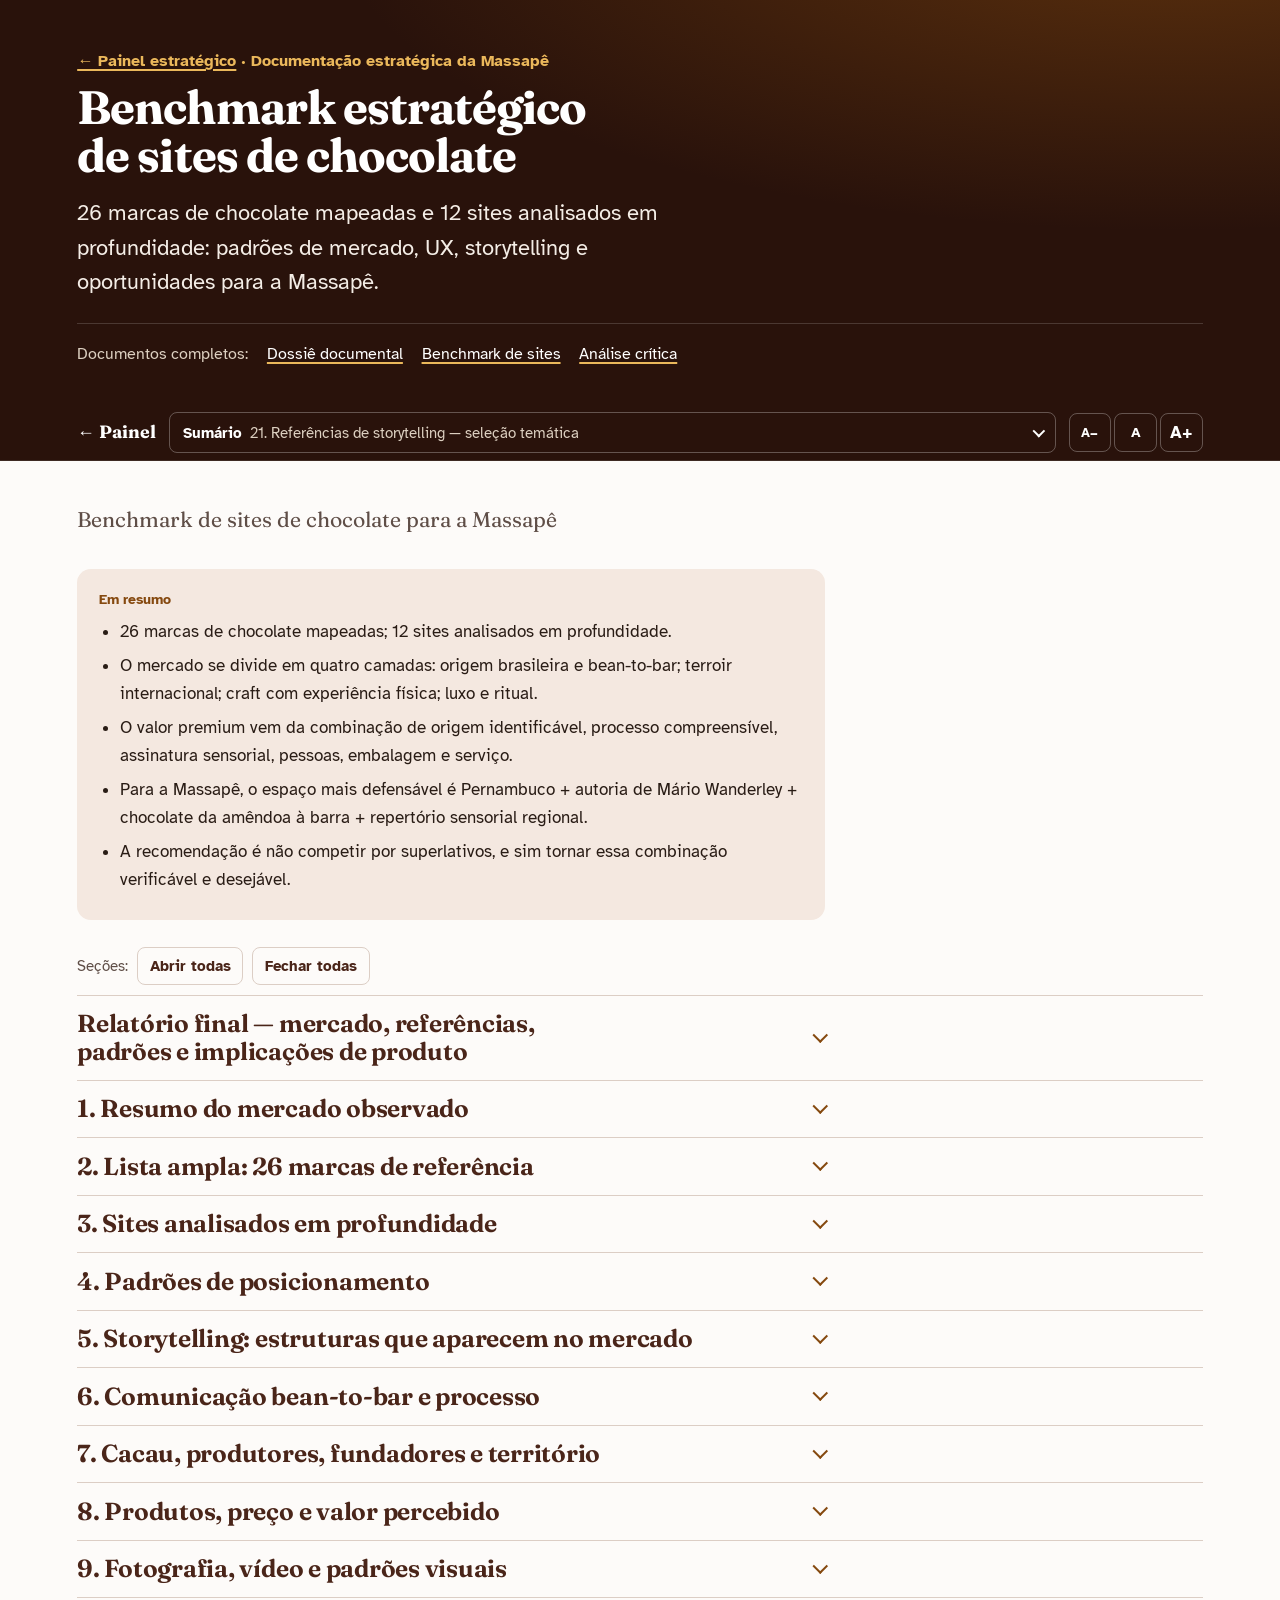
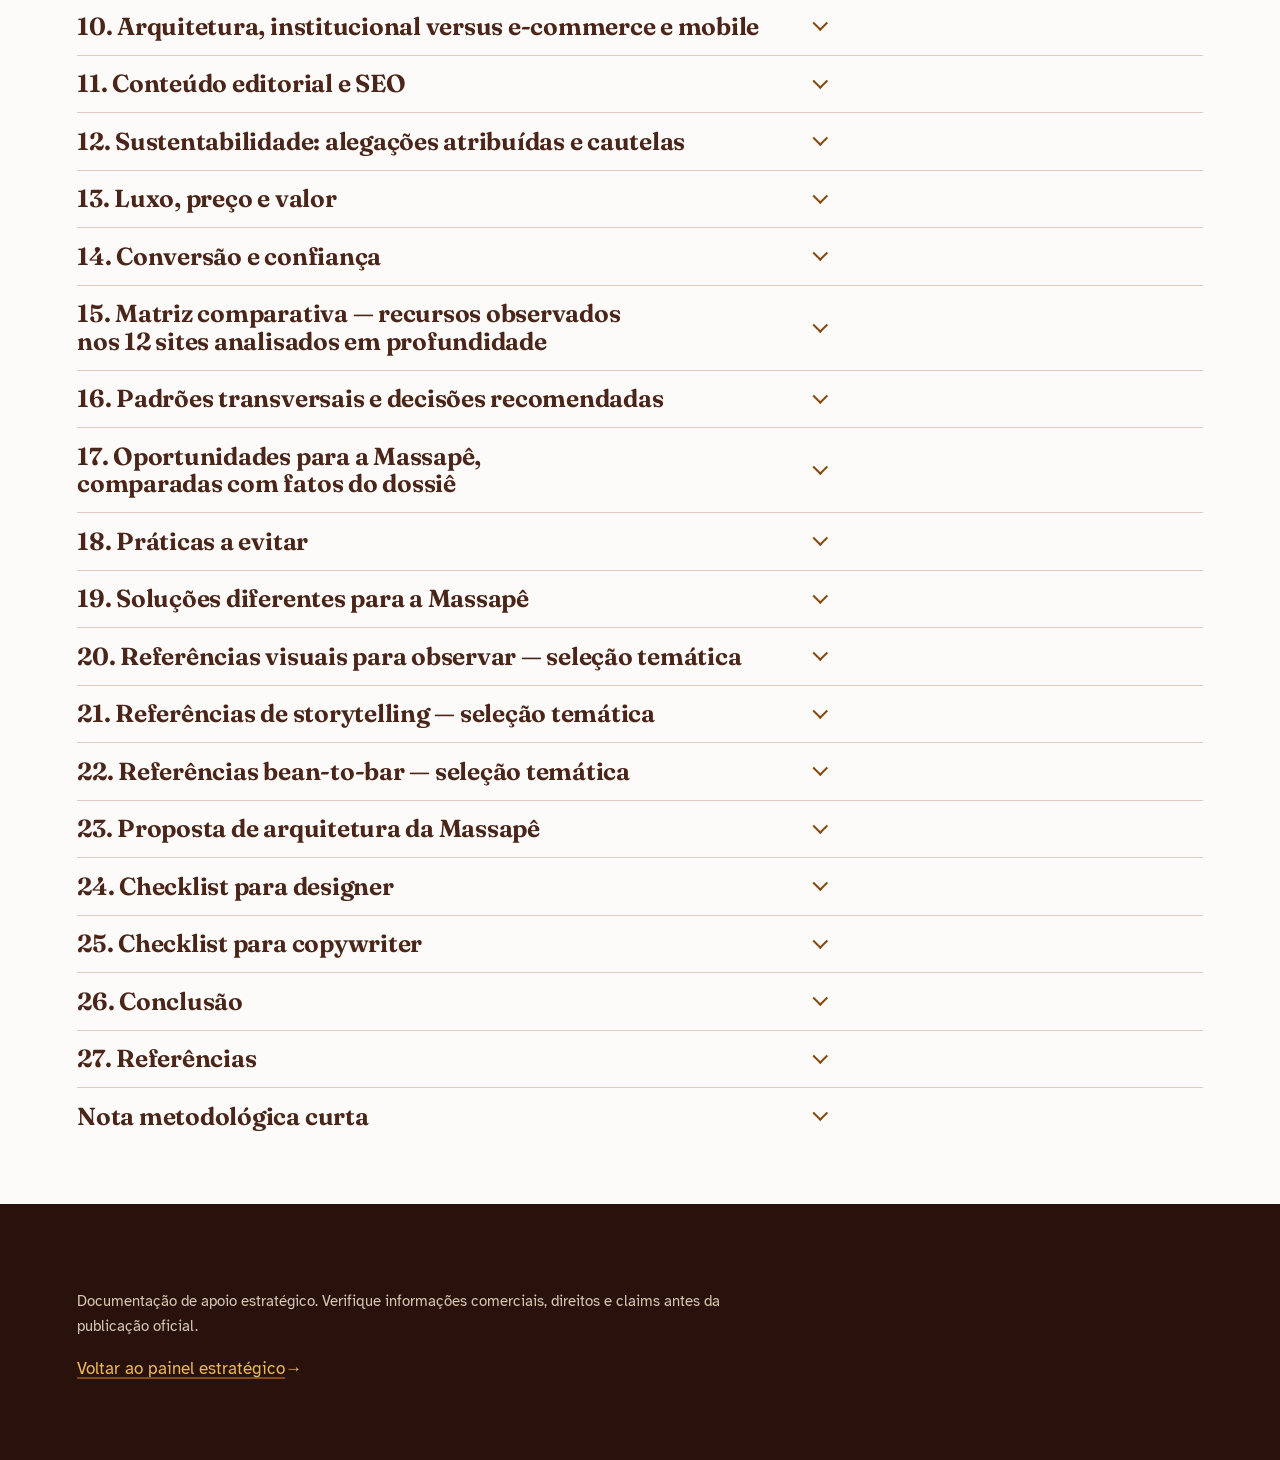
<file: benchmark-sites-chocolate-massape-mario-wanderley.html>
<!doctype html>
<html lang="pt-BR">
<head>
<meta charset="utf-8">
<meta name="viewport" content="width=device-width, initial-scale=1">
<title>Benchmark estratégico de sites de chocolate — Massapê</title>
<meta name="description" content="26 marcas de chocolate mapeadas e 12 sites analisados em profundidade: padrões de mercado, UX, storytelling e oportunidades para a Massapê.">
<meta name="theme-color" content="#2b1813">
<link rel="icon" href="data:image/svg+xml,%3Csvg xmlns='http://www.w3.org/2000/svg' viewBox='0 0 32 32'%3E%3Crect width='32' height='32' rx='7' fill='%232b1813'/%3E%3Ctext x='16' y='23' font-family='Georgia,serif' font-size='20' font-weight='700' text-anchor='middle' fill='%23f0bf5a'%3EM%3C/text%3E%3C/svg%3E">
<script>try{var s=localStorage.getItem('massape-scale');if(s)document.documentElement.style.setProperty('--scale',s)}catch(e){}</script>
<link rel="preconnect" href="https://fonts.googleapis.com">
<link rel="preconnect" href="https://fonts.gstatic.com" crossorigin>
<link rel="stylesheet" href="https://fonts.googleapis.com/css2?family=Atkinson+Hyperlegible:ital,wght@0,400;0,700;1,400&family=Fraunces:ital,opsz,wght@0,9..144,500..700;1,9..144,500&display=swap">
<link rel="stylesheet" href="assets/site.css">
<script src="assets/site.js" defer></script>
</head>
<body>
<a class="skip" href="#conteudo">Pular para o conteúdo principal</a>

<header class="hero doc">
  <div class="wrap">
    <p class="hero-kicker"><a class="back" href="index.html">← Painel estratégico</a> · Documentação estratégica da Massapê</p>
    <h1>Benchmark estratégico de sites de chocolate</h1>
    <p class="lead">26 marcas de chocolate mapeadas e 12 sites analisados em profundidade: padrões de mercado, UX, storytelling e oportunidades para a Massapê.</p>
    <nav class="hero-docs" aria-label="Documentos completos">
      <span>Documentos completos:</span>
      <a href="dossie-massape-mario-wanderley.html">Dossiê documental</a> <a href="benchmark-sites-chocolate-massape-mario-wanderley.html" aria-current="page">Benchmark de sites</a> <a href="analise-critica-massape-posicionamento-online.html">Análise crítica</a>
    </nav>
  </div>
</header>

<div class="bar">
  <div class="wrap">
    <a class="bar-brand" href="index.html" aria-label="Voltar ao painel estratégico">← Painel</a>
    <details class="toc">
      <summary><span>Sumário</span><span class="toc-current"></span></summary>
      <nav class="toc-panel" data-spy aria-label="Sumário do documento"><ol>
<li><a href="#relatorio-final-mercado-referencias-padroes-e-implicacoes-de-produto">Relatório final — mercado, referências, padrões e implicações de produto</a></li>
<li><a href="#1-resumo-do-mercado-observado">1. Resumo do mercado observado</a></li>
<li><a href="#2-lista-ampla-26-marcas-de-referencia">2. Lista ampla: 26 marcas de referência</a></li>
<li><a href="#3-sites-analisados-em-profundidade">3. Sites analisados em profundidade</a></li>
<li><a href="#4-padroes-de-posicionamento">4. Padrões de posicionamento</a></li>
<li><a href="#5-storytelling-estruturas-que-aparecem-no-mercado">5. Storytelling: estruturas que aparecem no mercado</a></li>
<li><a href="#6-comunicacao-bean-to-bar-e-processo">6. Comunicação bean-to-bar e processo</a></li>
<li><a href="#7-cacau-produtores-fundadores-e-territorio">7. Cacau, produtores, fundadores e território</a></li>
<li><a href="#8-produtos-preco-e-valor-percebido">8. Produtos, preço e valor percebido</a></li>
<li><a href="#9-fotografia-video-e-padroes-visuais">9. Fotografia, vídeo e padrões visuais</a></li>
<li><a href="#10-arquitetura-institucional-versus-e-commerce-e-mobile">10. Arquitetura, institucional versus e-commerce e mobile</a></li>
<li><a href="#11-conteudo-editorial-e-seo">11. Conteúdo editorial e SEO</a></li>
<li><a href="#12-sustentabilidade-alegacoes-atribuidas-e-cautelas">12. Sustentabilidade: alegações atribuídas e cautelas</a></li>
<li><a href="#13-luxo-preco-e-valor">13. Luxo, preço e valor</a></li>
<li><a href="#14-conversao-e-confianca">14. Conversão e confiança</a></li>
<li><a href="#15-matriz-comparativa-recursos-observados-nos-12-sites-analisados-em-profundidade">15. Matriz comparativa — recursos observados nos 12 sites analisados em profundidade</a></li>
<li><a href="#16-padroes-transversais-e-decisoes-recomendadas">16. Padrões transversais e decisões recomendadas</a></li>
<li><a href="#17-oportunidades-para-a-massape-comparadas-com-fatos-do-dossie">17. Oportunidades para a Massapê, comparadas com fatos do dossiê</a></li>
<li><a href="#18-praticas-a-evitar">18. Práticas a evitar</a></li>
<li><a href="#19-solucoes-diferentes-para-a-massape">19. Soluções diferentes para a Massapê</a></li>
<li><a href="#20-referencias-visuais-para-observar-selecao-tematica">20. Referências visuais para observar — seleção temática</a></li>
<li><a href="#21-referencias-de-storytelling-selecao-tematica">21. Referências de storytelling — seleção temática</a></li>
<li><a href="#22-referencias-bean-to-bar-selecao-tematica">22. Referências bean-to-bar — seleção temática</a></li>
<li><a href="#23-proposta-de-arquitetura-da-massape">23. Proposta de arquitetura da Massapê</a></li>
<li><a href="#24-checklist-para-designer">24. Checklist para designer</a></li>
<li><a href="#25-checklist-para-copywriter">25. Checklist para copywriter</a></li>
<li><a href="#26-conclusao">26. Conclusão</a></li>
<li><a href="#27-referencias">27. Referências</a></li>
<li><a href="#nota-metodologica-curta">Nota metodológica curta</a></li>
      </ol></nav>
    </details>
    <div class="textsize" role="group" aria-label="Tamanho do texto">
      <button type="button" data-size="down" aria-label="Diminuir texto">A−</button>
      <button type="button" data-size="reset" aria-label="Tamanho normal do texto">A</button>
      <button type="button" data-size="up" aria-label="Aumentar texto">A+</button>
    </div>
    <p id="textsize-status" class="visually-hidden" aria-live="polite"></p>
  </div>
</div>

<main id="conteudo"><div class="wrap"><article class="doc-content"><p class="doc-fulltitle">Benchmark de sites de chocolate para a Massapê</p>
<div class="doc-summary"><p class="central-label">Em resumo</p><ul><li>26 marcas de chocolate mapeadas; 12 sites analisados em profundidade.</li><li>O mercado se divide em quatro camadas: origem brasileira e bean-to-bar; terroir internacional; craft com experiência física; luxo e ritual.</li><li>O valor premium vem da combinação de origem identificável, processo compreensível, assinatura sensorial, pessoas, embalagem e serviço.</li><li>Para a Massapê, o espaço mais defensável é Pernambuco + autoria de Mário Wanderley + chocolate da amêndoa à barra + repertório sensorial regional.</li><li>A recomendação é não competir por superlativos, e sim tornar essa combinação verificável e desejável.</li></ul></div>
<div class="details-tools" role="group" aria-label="Seções do documento"><span>Seções:</span><button type="button" data-details="open">Abrir todas</button><button type="button" data-details="close">Fechar todas</button></div>
<details class="doc-sec"><summary><h2 id="relatorio-final-mercado-referencias-padroes-e-implicacoes-de-produto">Relatório final — mercado, referências, padrões e implicações de produto</h2></summary><div class="doc-sec-body"><p><strong>Data-base documental:</strong> relatórios detalhados e dossiê fornecidos para esta tarefa, consultados em setembro de 2026.<br />
<strong>Escopo:</strong> 26 marcas na lista ampla descoberta; 12 delas analisadas em profundidade nos relatórios individuais.<br />
<strong>Idioma:</strong> português brasileiro.<br />
<strong>Regra editorial:</strong> observações de interface, conteúdo e oferta são separadas de interpretações estratégicas. Alegações de origem, impacto, sustentabilidade, premiação e processo permanecem atribuídas às próprias marcas; não foram tratadas como auditoria independente.</p>
<blockquote>
<p><strong>Nota de leitura:</strong> preços, estoque, campanhas, quantidade de seguidores, disponibilidade, mensagens de frete e componentes dinâmicos são fotografias da consulta. Quando uma informação da Massapê não está documentada como vigente, usa-se: <strong>NÃO CONFIRMADO — necessita validação.</strong></p>
</blockquote></div></details>
<details class="doc-sec"><summary><h2 id="1-resumo-do-mercado-observado">1. Resumo do mercado observado</h2></summary><div class="doc-sec-body"><p>O conjunto analisado mostra um mercado dividido em quatro camadas que podem coexistir na mesma marca:</p>
<ol>
<li><strong>Chocolate brasileiro de origem e bean-to-bar.</strong> Dengo, Nugali, Luisa Abram, AMMA, Baianí, Mission, Mestiço, Java e Chocolat du Jour conectam cacau, fabricação e identidade brasileira em intensidades diferentes <a href="https://www.nugali.com.br/" title="Nugali Chocolates — site oficial">1</a><a href="https://ammachocolate.com.br/" title="AMMA Chocolate — site oficial">3</a><a href="https://missionchocolate.com/" title="Mission Chocolate — site informado">5</a><a href="https://www.javachocolates.com.br/" title="Java Chocolates — site institucional">7</a><a href="https://www.chocolatdujour.com.br/" title="Chocolat du Jour — site oficial">9</a>.</li>
<li><strong>Origem internacional, terroir e cadeia.</strong> Original Beans, Marou, Beyond Good e Chocolat Madagascar usam região, variedade, produtor e fabricação na origem ou cadeia curta como parte do produto, não apenas como texto institucional <a href="https://www.marouchocolate.com/" title="Marou Chocolate — operação oficial analisada">10</a><a href="https://beyondgood.com/" title="Beyond Good — site oficial">25</a>.</li>
<li><strong>Craft, educação e experiência física.</strong> Dandelion, Dick Taylor, Fruition, Raaka, Ritual, Qantu, Zotter, SOMA e Pump Street combinam loja, café, fábrica, tour, aula, ateliê, restaurante ou conteúdo educativo com o comércio <a href="https://dicktaylorchocolate.com/" title="Dick Taylor Craft Chocolate — site oficial">13</a><a href="https://www.raakachocolate.com/" title="Raaka — site oficial">15</a><a href="https://qantuchocolate.com/" title="Qantu Chocolate — site oficial">17</a><a href="https://www.somachocolate.com/" title="SOMA chocolatemaker — site oficial">19</a><a href="https://pumpstreetchocolate.com/" title="Pump Street Chocolate — site oficial">23</a>.</li>
<li><strong>Luxo, raridade e ritual.</strong> To’ak, Amedei e Domori trabalham origem, cultivares, edições, linguagem de coleção e degustação; a To’ak explicita ainda envelhecimento, arte e escada de preço <a href="https://amedei.it/en" title="Amedei — site oficial">11</a><a href="https://domori.com/en/" title="Domori — site oficial">21</a>.</li>
</ol>
<p><strong>Observação.</strong> A categoria “bean-to-bar” é usada de modo amplo. Algumas marcas descrevem controle a partir da amêndoa; outras também apresentam relação com fazenda, cultivo ou fabricação na origem. Os relatórios detalhados evitaram converter automaticamente compra direta em “tree-to-bar”: a nomenclatura deve seguir o que cada marca declara <a href="https://luisaabram.com/" title="Luisa Abram Chocolates — site canônico observado">2</a><a href="https://www.mesticochocolates.com.br/" title="Mestiço Chocolates — site oficial">5</a><a href="https://originalbeans.com/" title="Original Beans — site oficial">9</a><a href="https://www.marouchocolate.com/" title="Marou Chocolate — operação oficial analisada">11</a>.</p>
<p><strong>Interpretação.</strong> O valor premium não é sustentado por um único atributo. Ele aparece como combinação de origem identificável, processo inteligível, assinatura sensorial, pessoas, embalagem, serviço e uma ocasião de consumo. Para a Massapê, o espaço mais defensável não é competir por superlativo, mas tornar verificável e desejável a equação <strong>Pernambuco + autoria de Mário Wanderley + chocolate da amêndoa à barra + repertório sensorial regional</strong>, respeitando as lacunas do dossiê <a href="http://www.pe.senac.br/confeitaria/index.html" title="Senac Pernambuco — perfil de Mário Wanderley e Massapê Chocolateria">58</a><a href="https://www.diariodepernambuco.com.br/noticia/viver/2018/04/chef-pernambucano-vai-participar-de-reality-show-de-confeitaria.html" title="Diário de Pernambuco — trajetória de Mário e participação no Que Seja Doce">60</a>.</p></div></details>
<details class="doc-sec"><summary><h2 id="2-lista-ampla-26-marcas-de-referencia">2. Lista ampla: 26 marcas de referência</h2></summary><div class="doc-sec-body"><p>A tabela abaixo é uma <strong>cartografia de referências</strong>, não uma classificação. As categorias e diferenciais reproduzem em paráfrase a lista ampla e os sites indicados; a profundidade de verificação não foi igual para todas as marcas.</p>
<div class="table-wrap" role="region" aria-label="Tabela" tabindex="0"><table>
<thead>
<tr>
<th>Marca</th>
<th>País</th>
<th>Categoria</th>
<th>URL</th>
<th>Proposta</th>
<th>Diferencial observado</th>
</tr>
</thead>
<tbody>
<tr>
<td>Dengo</td>
<td>Brasil</td>
<td>Chocolate premium, cacau de origem, presentes e experiências</td>
<td><a href="https://www.dengo.com.br/" title="Dengo Chocolates — site oficial">1</a></td>
<td>Chocolate brasileiro e presentes com compra online, personalização e lojas/experiências.</td>
<td>Une cacau brasileiro/Cabruca, produtores, processo, gifting e Fábrica de Dengo <a href="https://www.dengo.com.br/fabrica-de-dengo" title="Dengo — Fábrica de Dengo">27</a><a href="https://dengo.com/pt/pages/producers" title="Dengo — produtores">29</a>.</td>
</tr>
<tr>
<td>Nugali Chocolates</td>
<td>Brasil</td>
<td>Bean-to-bar, origem, turismo de fábrica</td>
<td><a href="https://www.nugali.com.br/" title="Nugali Chocolates — site oficial">2</a></td>
<td>Chocolate brasileiro com controle da amêndoa ao tablete, portfólio amplo e Tour em Pomerode.</td>
<td>Pioneirismo alegado, Serra do Conduru, processo didático, premiações e visita à fábrica <a href="https://www.nugali.com.br/pages/tour-nugali" title="Nugali — Tour Nugali">30</a>.</td>
</tr>
<tr>
<td>Luisa Abram Chocolates</td>
<td>Brasil</td>
<td>Bean-to-bar, cacau selvagem amazônico</td>
<td><a href="https://luisaabram.com/" title="Luisa Abram Chocolates — site canônico observado">3</a></td>
<td>Barras e kits de cacau amazônico coletado por comunidades, com origens nomeadas por rios.</td>
<td>Converte floresta, rios, comunidades, ciência e processo em sistema de coleção <a href="https://luisaabram.com/blogs/news/diferentes-rios-diferentes-sabores" title="Luisa Abram — diferentes rios, diferentes sabores">32</a><a href="https://luisaabram.com/products/barra-de-chocolate-luisa-abram-rio-purus-70-cacau" title="Luisa Abram — Rio Purus 70%">34</a>.</td>
</tr>
<tr>
<td>AMMA Chocolate</td>
<td>Brasil</td>
<td>Orgânico, bean-to-bar/tree-to-bar, confeitaria</td>
<td><a href="https://ammachocolate.com.br/" title="AMMA Chocolate — site oficial">4</a></td>
<td>Chocolate e ingredientes para confeitaria ligados a cacau, floresta, agrofloresta e diferentes usos.</td>
<td>Integra orgânico/biodinâmico alegados, linhas por intensidade, filtros, receitas, cashback e prescritores <a href="https://ammachocolate.com.br/collections/todos-os-produtos" title="AMMA — todos os produtos">35</a>.</td>
</tr>
<tr>
<td>Baianí</td>
<td>Brasil</td>
<td>Bean-to-bar/tree-to-bar, origem e café</td>
<td><a href="https://baiani.com.br/" title="Baianí Chocolates — site oficial">5</a></td>
<td>Chocolate de cacaus brasileiros, sabores regionais, produtos derivados e loja/café.</td>
<td>Herança familiar, Vale Potumuju, duas torras para a mesma barra e mapa de origens <a href="https://baiani.com.br/treetobar" title="Baianí — Tree to Bar">37</a><a href="https://baiani.com.br/comofazemos" title="Baianí — como fazemos">39</a>.</td>
</tr>
<tr>
<td>Mission Chocolate</td>
<td>Brasil</td>
<td>Chocolateria autoral e bean-to-bar</td>
<td><a href="https://missionchocolate.com/" title="Mission Chocolate — site informado">6</a></td>
<td>Barras de sabores brasileiros, presentes, café-loja, livros e aulas.</td>
<td>Autoria de Arcelia Gallardo e transformação de ingredientes/memórias brasileiras em coleção <a href="https://missionchocolaterecipes.com/" title="Mission Chocolate Recipes — receitas e processo">40</a>.</td>
</tr>
<tr>
<td>Mestiço Chocolates</td>
<td>Brasil</td>
<td>Tree-to-bar/bean-to-bar, origem</td>
<td><a href="https://www.mesticochocolates.com.br/" title="Mestiço Chocolates — site oficial">7</a></td>
<td>Chocolate com cacau de produção própria, variedade, drageados e pastas.</td>
<td>Assinatura “da floresta à barra”, terceira geração alegada, manteiga própria e repertório regional <a href="https://www.mesticochocolates.com.br/produtos/" title="Mestiço — catálogo de produtos">45</a>.</td>
</tr>
<tr>
<td>Java Chocolates</td>
<td>Brasil</td>
<td>Origem, bean-to-bar, inclusão alimentar</td>
<td><a href="https://www.javachocolates.com.br/" title="Java Chocolates — site institucional">8</a></td>
<td>Chocolate brasileiro para consumo, presentes, food service e atacado.</td>
<td>Combina terroir, fabricação e promessa de opções sem lactose, glúten e soja segundo cada SKU <a href="https://www.javachocolates.com.br/blog/como-o-cacau-vira-chocolate/" title="Java — como o cacau vira chocolate">42</a><a href="https://www.javachocolates.com.br/perguntas-frequentes/" title="Java — perguntas frequentes">44</a>.</td>
</tr>
<tr>
<td>Chocolat du Jour</td>
<td>Brasil</td>
<td>Chocolate premium, bean-to-bar/tree-to-bar</td>
<td><a href="https://www.chocolatdujour.com.br/" title="Chocolat du Jour — site oficial">9</a></td>
<td>Chocolate fino artesanal, trufas, bombons, barras e presentes.</td>
<td>História familiar, Fazenda Santa Luzia, pequenos lotes, frescor, personalização e serviço de entrega <a href="https://blog.chocolatdujour.com.br/chocolat-du-jour-uma-historia-recheada-de-amores-e-chocolates/" title="Chocolat du Jour — história da família">46</a>.</td>
</tr>
<tr>
<td>Original Beans</td>
<td>Países Baixos</td>
<td>Origem, impacto climático, couvertures B2B</td>
<td><a href="https://originalbeans.com/" title="Original Beans — site oficial">10</a></td>
<td>Chocolate de variedades e origens com impacto climático/regenerativo alegado.</td>
<td>Foodprint, One4One Trees, QR/tracker, Craft Cacao Standard e linha produzida na origem <a href="https://originalbeans.com/pages/your-impact" title="Original Beans — Your Impact">48</a><a href="https://originalbeans.com/pages/beans-collection" title="Original Beans — Beans Collection">50</a>.</td>
</tr>
<tr>
<td>To’ak</td>
<td>Equador</td>
<td>Luxo, single-origin, tree-to-bar</td>
<td><a href="https://toakchocolate.com/" title="To'ak Chocolate — site oficial">11</a></td>
<td>Chocolate equatoriano raro apresentado como experiência de fine chocolate.</td>
<td>Ancient Nacional, terroir, envelhecimento, edição limitada, arte, certificado e degustação <a href="https://toakchocolate.com/pages/making-process" title="To'ak — Making Process">51</a><a href="https://toakchocolate.com/collections" title="To'ak — Collections">53</a>.</td>
</tr>
<tr>
<td>Marou</td>
<td>Vietnã</td>
<td>Bean-to-bar, single-origin, terroir</td>
<td><a href="https://www.marouchocolate.com/" title="Marou Chocolate — operação oficial analisada">12</a></td>
<td>Chocolate de províncias vietnamitas com ingredientes locais e loja internacional.</td>
<td>Compra “bag by bag”, processo de 48 horas, embalagem manual e sabores vietnamitas <a href="https://marouchocolate.com/pages/our-story" title="Marou — Our Story">55</a><a href="https://marouchocolate.com/products/tien-giang-70-single-origin" title="Marou — Tien Giang 70%">57</a>.</td>
</tr>
<tr>
<td>Dandelion Chocolate</td>
<td>Estados Unidos</td>
<td>Bean-to-bar, single-origin, cafés e fábrica</td>
<td><a href="https://www.dandelionchocolate.com/" title="Dandelion Chocolate — site oficial">13</a></td>
<td>Chocolate de dois ingredientes, em pequenos lotes e por fazenda/cooperativa <a href="https://www.dandelionchocolate.com/" title="Dandelion Chocolate — site oficial">13</a>.</td>
<td>Fábrica visitável, tours, aulas, café e sourcing direto apresentados juntos <a href="https://www.dandelionchocolate.com/" title="Dandelion Chocolate — site oficial">13</a>.</td>
</tr>
<tr>
<td>Dick Taylor Craft Chocolate</td>
<td>Estados Unidos</td>
<td>Craft chocolate, pequenos lotes</td>
<td><a href="https://dicktaylorchocolate.com/" title="Dick Taylor Craft Chocolate — site oficial">14</a></td>
<td>Barras, confections e bebidas de chocolate artesanal <a href="https://dicktaylorchocolate.com/" title="Dick Taylor Craft Chocolate — site oficial">14</a>.</td>
<td>Arquitetura “Shop, Learn, Visit”, fábrica, eventos e comércio direto <a href="https://dicktaylorchocolate.com/" title="Dick Taylor Craft Chocolate — site oficial">14</a>.</td>
</tr>
<tr>
<td>Fruition Chocolate Works</td>
<td>Estados Unidos</td>
<td>Bean-to-bar, small batch</td>
<td><a href="https://www.fruitionchocolateworks.com/" title="Fruition Chocolate Works — site oficial">15</a></td>
<td>Chocolate de pequenos lotes produzido nas Catskill Mountains <a href="https://www.fruitionchocolateworks.com/" title="Fruition Chocolate Works — site oficial">15</a>.</td>
<td>Mapas narrativos de origens, prêmios, café/loja e destino físico <a href="https://www.fruitionchocolateworks.com/" title="Fruition Chocolate Works — site oficial">15</a>.</td>
</tr>
<tr>
<td>Raaka</td>
<td>Estados Unidos</td>
<td>Bean-to-bar, chocolate não torrado</td>
<td><a href="https://www.raakachocolate.com/" title="Raaka — site oficial">16</a></td>
<td>Chocolate amargo não torrado de cacau single-origin rastreável <a href="https://www.raakachocolate.com/" title="Raaka — site oficial">16</a>.</td>
<td>Diferenciação por ausência de torra, processo didático e transparência de cadeia <a href="https://www.raakachocolate.com/" title="Raaka — site oficial">16</a>.</td>
</tr>
<tr>
<td>Ritual Chocolate</td>
<td>Estados Unidos</td>
<td>Bean-to-bar, orgânico</td>
<td><a href="https://www.ritualchocolate.com/" title="Ritual Chocolate — site oficial">17</a></td>
<td>Chocolate artesanal com sourcing ético e experiência cotidiana <a href="https://www.ritualchocolate.com/" title="Ritual Chocolate — site oficial">17</a>.</td>
<td>Embalagem ecológica alegada, clube de microlotes, café-fábrica e journal <a href="https://www.ritualchocolate.com/" title="Ritual Chocolate — site oficial">17</a>.</td>
</tr>
<tr>
<td>Qantu Chocolate</td>
<td>Canadá</td>
<td>Bean-to-bar, single-origin e ateliê</td>
<td><a href="https://qantuchocolate.com/" title="Qantu Chocolate — site oficial">18</a></td>
<td>Barras, caixas, inclusões e degustações no ateliê <a href="https://qantuchocolate.com/" title="Qantu Chocolate — site oficial">18</a>.</td>
<td>Curadoria de origens, maple/whisky/palo santo e visita ao atelier <a href="https://qantuchocolate.com/" title="Qantu Chocolate — site oficial">18</a>.</td>
</tr>
<tr>
<td>Zotter</td>
<td>Áustria</td>
<td>Orgânico, fair trade e bean-to-bar</td>
<td><a href="https://www.zotter.at/en/" title="Zotter — site oficial">19</a></td>
<td>Chocolate integralmente produzido pela empresa, com variedade e experiência de fábrica <a href="https://www.zotter.at/en/" title="Zotter — site oficial">19</a>.</td>
<td>Mais de 500 sabores alegados, personalização, Chocolate Theatre e Edible Zoo <a href="https://www.zotter.at/en/" title="Zotter — site oficial">19</a>.</td>
</tr>
<tr>
<td>Amedei</td>
<td>Itália</td>
<td>Chocolate fino, origem e luxo</td>
<td><a href="https://amedei.it/en" title="Amedei — site oficial">20</a></td>
<td>Chocolate italiano feito com cacaus raros e receitas curtas <a href="https://amedei.it/en" title="Amedei — site oficial">20</a>.</td>
<td>Cultivares, jornada do cacau, linguagem de terroir, tour e degustação <a href="https://amedei.it/en" title="Amedei — site oficial">20</a>.</td>
</tr>
<tr>
<td>Domori</td>
<td>Itália</td>
<td>Chocolate fino, Criollo, origem</td>
<td><a href="https://domori.com/en/" title="Domori — site oficial">21</a></td>
<td>Chocolate focado em cacaus finos, especialmente Criollo <a href="https://domori.com/en/" title="Domori — site oficial">21</a>.</td>
<td>Autoridade técnica, cultivar raro, seleção e processamento internos <a href="https://domori.com/en/" title="Domori — site oficial">21</a>.</td>
</tr>
<tr>
<td>SOMA chocolatemaker</td>
<td>Canadá</td>
<td>Chocolateria artesanal e experiências</td>
<td><a href="https://www.somachocolate.com/" title="SOMA chocolatemaker — site oficial">22</a></td>
<td>Barras, trufas, gelato, café e degustações em Toronto <a href="https://www.somachocolate.com/" title="SOMA chocolatemaker — site oficial">22</a>.</td>
<td>Cacao Bean Lab, múltiplos endereços, laboratório e turismo gastronômico <a href="https://www.somachocolate.com/" title="SOMA chocolatemaker — site oficial">22</a>.</td>
</tr>
<tr>
<td>Pump Street Chocolate</td>
<td>Reino Unido</td>
<td>Bean-to-bar, single-farm, padaria</td>
<td><a href="https://pumpstreetchocolate.com/" title="Pump Street Chocolate — site oficial">23</a></td>
<td>Chocolate de pequenos lotes, barras clássicas e edições inspiradas em panificação <a href="https://pumpstreetchocolate.com/" title="Pump Street Chocolate — site oficial">23</a>.</td>
<td>Fazenda no rótulo, pagamento direto alegado, fábrica, padaria, café e loja <a href="https://pumpstreetchocolate.com/" title="Pump Street Chocolate — site oficial">23</a>.</td>
</tr>
<tr>
<td>Omnom</td>
<td>Islândia</td>
<td>Bean-to-bar nórdico</td>
<td><a href="https://omnomchocolate.com/" title="Omnom — site oficial">24</a></td>
<td>Chocolate fabricado em Reykjavík com cacau e leite islandês <a href="https://omnomchocolate.com/" title="Omnom — site oficial">24</a>.</td>
<td>Identidade territorial, fabricação passo a passo, sabores como café, caramelo e alcaçuz <a href="https://omnomchocolate.com/" title="Omnom — site oficial">24</a>.</td>
</tr>
<tr>
<td>Chocolat Madagascar</td>
<td>Madagascar</td>
<td>Tree-to-bar, origem e produção na origem</td>
<td><a href="https://www.chocolatmadagascar.com/" title="Chocolat Madagascar — site oficial">25</a></td>
<td>Chocolate produzido perto das plantações a partir de cacau de Madagascar <a href="https://www.chocolatmadagascar.com/" title="Chocolat Madagascar — site oficial">25</a>.</td>
<td>Frescor, terroir, agrofloresta e agregação de valor no país de origem <a href="https://www.chocolatmadagascar.com/" title="Chocolat Madagascar — site oficial">25</a>.</td>
</tr>
<tr>
<td>Beyond Good</td>
<td>Estados Unidos / produção em Madagascar e Uganda</td>
<td>Direct trade, origem e produção na origem</td>
<td><a href="https://beyondgood.com/" title="Beyond Good — site oficial">26</a></td>
<td>Chocolate e baunilha feitos na origem africana, sem intermediários segundo a marca <a href="https://beyondgood.com/" title="Beyond Good — site oficial">26</a>.</td>
<td>Rastreabilidade declarada, fabricação local e área para conhecer agricultores <a href="https://beyondgood.com/" title="Beyond Good — site oficial">26</a>.</td>
</tr>
</tbody>
</table></div></div></details>
<details class="doc-sec"><summary><h2 id="3-sites-analisados-em-profundidade">3. Sites analisados em profundidade</h2></summary><div class="doc-sec-body"><p>Foram lidos os relatórios profissionais individuais abaixo, todos salvos em <code>/home/ubuntu/benchmark/</code>:</p>
<div class="table-wrap" role="region" aria-label="Tabela" tabindex="0"><table>
<thead>
<tr>
<th>Marca</th>
<th>Relatório</th>
<th>Escopo resumido</th>
</tr>
</thead>
<tbody>
<tr>
<td>Dengo</td>
<td><code>/home/ubuntu/benchmark/relatorio-1.md</code></td>
<td>Home, institucional, produtores, fábrica, catálogo, produto, fidelidade, corporativo, entrega, SEO, mobile e sustentabilidade alegada.</td>
</tr>
<tr>
<td>Nugali</td>
<td><code>/home/ubuntu/benchmark/relatorio-2.md</code></td>
<td>Home, história, fundadores, bean-to-bar, Serra do Conduru, sustentabilidade, Tour, produtos, sitemap e comércio agentic.</td>
</tr>
<tr>
<td>Luisa Abram</td>
<td><code>/home/ubuntu/benchmark/relatorio-3.md</code></td>
<td>Home com vídeo, fundadora/família, rios, produtos, kits, políticas, blog, SEO e sinais técnicos de responsividade.</td>
</tr>
<tr>
<td>AMMA</td>
<td><code>/home/ubuntu/benchmark/relatorio-4.md</code></td>
<td>Home, catálogo, cultivo, jornada, produtos, receitas, prescritores, logística, FAQ, SEO e e-commerce.</td>
</tr>
<tr>
<td>Baianí</td>
<td><code>/home/ubuntu/benchmark/relatorio-5.md</code></td>
<td>Home, fundadores, fazenda, mapa, processo, catálogo, loja, vídeo, B2B, SEO e problemas editoriais.</td>
</tr>
<tr>
<td>Mission Chocolate</td>
<td><code>/home/ubuntu/benchmark/relatorio-6.md</code></td>
<td>Home, Arcelia, catálogo, ingredientes brasileiros, processo, receitas, YouTube, B2B, SEO e mobile técnico.</td>
</tr>
<tr>
<td>Mestiço</td>
<td><code>/home/ubuntu/benchmark/relatorio-7.md</code></td>
<td>Home, catálogo, produtos, políticas, árvore/barra alegada, vídeo, UX, SEO e fontes externas corroboradoras.</td>
</tr>
<tr>
<td>Java</td>
<td><code>/home/ubuntu/benchmark/relatorio-8.md</code></td>
<td>Site institucional e loja, fundadores, origens, processo, alergênicos, food service, blog, SEO e mobile técnico.</td>
</tr>
<tr>
<td>Chocolat du Jour</td>
<td><code>/home/ubuntu/benchmark/relatorio-9.md</code></td>
<td>Home, lojas, família, fazenda, processo, catálogo, presentes, logística, blog, SEO e limitações visuais.</td>
</tr>
<tr>
<td>Original Beans</td>
<td><code>/home/ubuntu/benchmark/relatorio-10.md</code></td>
<td>Home, Foodprint, origens, processo, impacto, B2B, produtos, QR/tracker, vídeo, SEO e performance percebida.</td>
</tr>
<tr>
<td>To’ak</td>
<td><code>/home/ubuntu/benchmark/relatorio-11.md</code></td>
<td>Home em vídeo, luxo, Ancient Nacional, equipe, processo, envelhecimento, produtos, preço, gifting, Journal e garantias.</td>
</tr>
<tr>
<td>Marou</td>
<td><code>/home/ubuntu/benchmark/relatorio-12.md</code></td>
<td>Home, fundadores, províncias, processo, impacto, produtos, políticas, wholesale, SEO e sinais técnicos mobile.</td>
</tr>
</tbody>
</table></div>
<p>As outras 14 marcas da lista ampla foram usadas como referências de descoberta e comparação temática; <strong>NÃO CONFIRMADO — necessita validação.</strong> Uma auditoria visual, técnica e comercial com o mesmo nível de profundidade para cada uma.</p>
<h3 id="31-fontes-por-marca-e-paginas-centrais-analisadas">3.1 Fontes por marca e páginas centrais analisadas</h3>
<div class="table-wrap" role="region" aria-label="Tabela" tabindex="0"><table>
<thead>
<tr>
<th>Marca</th>
<th>Páginas centrais e evidência de leitura</th>
</tr>
</thead>
<tbody>
<tr>
<td>Dengo</td>
<td>Home, Somos Dengo, Fábrica de Dengo, produtores e corporativo <a href="https://www.dengo.com.br/somos-dengo" title="Dengo — Somos Dengo">1</a><a href="https://dengo.com/pt/pages/producers" title="Dengo — produtores">28</a>.</td>
</tr>
<tr>
<td>Nugali</td>
<td>Home, história, “Como é feito”, Tour, produtos e Chocopedia <a href="https://www.nugali.com.br/blogs/como-e-feito/como-e-feito-o-chocolate" title="Nugali — como é feito o chocolate">2</a><a href="https://www.nugali.com.br/pages/tour-nugali" title="Nugali — Tour Nugali">31</a>.</td>
</tr>
<tr>
<td>Luisa Abram</td>
<td>Home, Sobre nós, artigo de bean-to-bar, rios e produto Rio Purus <a href="https://luisaabram.com/blogs/news/o-que-e-chocolate-bean-to-bar" title="Luisa Abram — o que é chocolate bean-to-bar">3</a><a href="https://luisaabram.com/products/barra-de-chocolate-luisa-abram-rio-purus-70-cacau" title="Luisa Abram — Rio Purus 70%">33</a>.</td>
</tr>
<tr>
<td>AMMA</td>
<td>Home, catálogo, A Jornada AMMA, O Cultivo e o Fazer, produtos e editorial <a href="https://ammachocolate.com.br/pages/a-jornada-amma" title="AMMA — A Jornada AMMA">4</a><a href="https://ammachocolate.com.br/collections/todos-os-produtos" title="AMMA — todos os produtos">36</a>.</td>
</tr>
<tr>
<td>Baianí</td>
<td>Home, Tradição e Origem, Tree to Bar, Como Fazemos, catálogo e loja <a href="https://baiani.com.br/sobre" title="Baianí — tradição e origem">5</a><a href="https://baiani.com.br/comofazemos" title="Baianí — como fazemos">38</a>.</td>
</tr>
<tr>
<td>Mission Chocolate</td>
<td>Home brasileira, Sobre, catálogo, fichas de produto, brindes/atacado e Mission Chocolate Recipes <a href="https://www.missionchocolate.com.br/p/sobre" title="Mission Chocolate — sobre">6</a><a href="https://missionchocolaterecipes.com/" title="Mission Chocolate Recipes — receitas e processo">41</a>.</td>
</tr>
<tr>
<td>Mestiço</td>
<td>Home, catálogo/categorias, fichas de Catongo e Leite Crema, políticas e vídeo ligado pela home <a href="https://www.mesticochocolates.com.br/produtos/" title="Mestiço — catálogo de produtos">7</a>.</td>
</tr>
<tr>
<td>Java</td>
<td>Home institucional, Nossa história, Produtos, FAQ, artigos de origem/processo e loja oficial <a href="https://www.javachocolates.com.br/nossa-historia/" title="Java — nossa história">8</a><a href="https://www.javachocolates.com.br/perguntas-frequentes/" title="Java — perguntas frequentes">43</a>.</td>
</tr>
<tr>
<td>Chocolat du Jour</td>
<td>Home, Chocolates, Presentes, Bean to Bar, Sobre, Fazenda, entrega, lojas e Choco Blog <a href="https://www.chocolatdujour.com.br/fazenda" title="Chocolat du Jour — nossa fazenda">9</a><a href="https://blog.chocolatdujour.com.br/chocolat-du-jour-uma-historia-recheada-de-amores-e-chocolates/" title="Chocolat du Jour — história da família">47</a>.</td>
</tr>
<tr>
<td>Original Beans</td>
<td>Home, About Us, Product/Beans Collection, Your Impact, Foodprint, ingredientes e políticas <a href="https://originalbeans.com/pages/chocolate-foodprint" title="Original Beans — Chocolate Foodprint">10</a><a href="https://originalbeans.com/pages/beans-collection" title="Original Beans — Beans Collection">49</a>.</td>
</tr>
<tr>
<td>To’ak</td>
<td>Home, Our Story, Our Cacao, Making Process, Collections, Journal, gifting e páginas de produto <a href="https://toakchocolate.com/pages/our-story" title="To'ak — Our Story">11</a><a href="https://toakchocolate.com/pages/our-cacao" title="To'ak — Our Cacao">52</a><a href="https://toakchocolate.com/collections" title="To'ak — Collections">54</a>.</td>
</tr>
<tr>
<td>Marou</td>
<td>Home europeia, Our Story, Our Philosophy, Our Chocolate, Our Impact, coleção e PDPs Tien Giang/Vietnam 100% <a href="https://marouchocolate.com/pages/our-chocolate" title="Marou — Our Chocolate">12</a><a href="https://marouchocolate.com/products/tien-giang-70-single-origin" title="Marou — Tien Giang 70%">56</a>.</td>
</tr>
</tbody>
</table></div>
<p>Os relatórios individuais registram também páginas de política, SEO, mobile, preço, conversão, vídeo e conteúdo editorial quando acessíveis. A tabela resume as páginas centrais; não significa que cada marca tenha sido auditada em todas as rotas existentes.</p></div></details>
<details class="doc-sec"><summary><h2 id="4-padroes-de-posicionamento">4. Padrões de posicionamento</h2></summary><div class="doc-sec-body"><h3 id="41-a-categoria-vira-uma-promessa-concreta">4.1 A categoria vira uma promessa concreta</h3>
<p><strong>Observação.</strong> Baianí coloca “Chocolate Bean to Bar” no topo e usa a sequência qualidade/sabor → origem → produtos → loja/café → prêmios <a href="https://baiani.com.br/sobre" title="Baianí — tradição e origem">5</a><a href="https://baiani.com.br/treetobar" title="Baianí — Tree to Bar">38</a>. Java combina origem, processo e segurança alimentar no hero <a href="https://www.javachocolates.com.br/nossa-historia/" title="Java — nossa história">8</a><a href="https://www.javachocolates.com.br/blog/como-o-cacau-vira-chocolate/" title="Java — como o cacau vira chocolate">43</a>. Marou usa a ideia de viagem pelo Vietnã e depois reforça “Vietnam Single Origin” <a href="https://marouchocolate.com/pages/our-chocolate" title="Marou — Our Chocolate">12</a>. To’ak começa por fine chocolate, Equador, raridade e arte <a href="https://toakchocolate.com/" title="To'ak Chocolate — site oficial">11</a>.</p>
<p><strong>Interpretação.</strong> O nome técnico “bean-to-bar” comunica com mais clareza quando vem acompanhado de uma consequência compreensível: sabor, origem, segurança, experiência ou raridade. Para Massapê, “da amêndoa à barra” já é uma formulação pública da marca <a href="https://www.instagram.com/massapechocolates/" title="Perfil oficial Massapê Chocolateria | Bean-to-bar — bio, pedidos e destaques">58</a>; o site deve explicar o que isso significa no produto e em quais etapas a empresa efetivamente atua, sem preencher lacunas com suposições <a href="http://www.carlomockli.com/2021/08/massape-bean-to-bar-100-pernambucano.html" title="Carlo Möckli/Doce Ciência — Massapê bean-to-bar 100% pernambucano">59</a>.</p>
<h3 id="42-origem-como-sistema-de-navegacao">4.2 Origem como sistema de navegação</h3>
<p><strong>Observação.</strong> Luisa Abram organiza barras por rios e perfis sensoriais <a href="https://luisaabram.com/blogs/news/diferentes-rios-diferentes-sabores" title="Luisa Abram — diferentes rios, diferentes sabores">3</a><a href="https://luisaabram.com/products/barra-de-chocolate-luisa-abram-rio-purus-70-cacau" title="Luisa Abram — Rio Purus 70%">34</a>. Original Beans liga origem, variedade, terroir, fauna e impacto <a href="https://originalbeans.com/pages/chocolate-foodprint" title="Original Beans — Chocolate Foodprint">10</a><a href="https://originalbeans.com/pages/beans-collection" title="Original Beans — Beans Collection">50</a>. Marou transforma províncias vietnamitas em coleção <a href="https://marouchocolate.com/pages/our-chocolate" title="Marou — Our Chocolate">12</a>. Baianí exibe mapa de estados, fazenda e microlotes <a href="https://baiani.com.br/sobre" title="Baianí — tradição e origem">5</a>.</p>
<p><strong>Interpretação.</strong> “Origem” é mais útil quando se transforma em filtro, nome de SKU, comparação e roteiro de degustação. Um mapa sem ficha de lote é apenas atmosfera; uma ficha sem imagem é apenas dado. A oportunidade de Massapê é começar com um sistema de origem somente onde houver informação vigente e autorizada: estado/município, lote ou safra, fornecedor, perfil e data de atualização. <strong>NÃO CONFIRMADO — necessita validação.</strong> A origem atual de cada lote da Massapê não aparece documentada.</p>
<h3 id="43-autoria-e-competencia">4.3 Autoria e competência</h3>
<p><strong>Observação.</strong> Mission centraliza Arcelia Gallardo como chocolatier, maker e professora <a href="https://www.missionchocolate.com.br/p/sobre" title="Mission Chocolate — sobre">6</a>. Java faz da experiência alimentar da cofundadora Aline Palmiro a origem do projeto <a href="https://www.javachocolates.com.br/nossa-historia/" title="Java — nossa história">8</a>. Baianí constrói a ponte entre Tuta, Juliana e a fazenda <a href="https://baiani.com.br/sobre" title="Baianí — tradição e origem">5</a>. Chocolat du Jour usa Claudia, John e a segunda geração como história empresarial <a href="https://blog.chocolatdujour.com.br/chocolat-du-jour-uma-historia-recheada-de-amores-e-chocolates/" title="Chocolat du Jour — história da família">9</a>.</p>
<p><strong>Interpretação.</strong> Em marcas artesanais, a pessoa não é ornamento: ela explica decisões de matéria-prima, método e sabor. O dossiê documenta Mário como confeiteiro, chocolateiro, barista e chocolate maker, além da trajetória de fisioterapia, confeitaria, ensino, eventos e criação da Massapê em 2021 conforme Senac <a href="https://www.diariodepernambuco.com.br/noticia/viver/2018/04/chef-pernambucano-vai-participar-de-reality-show-de-confeitaria.html" title="Diário de Pernambuco — trajetória de Mário e participação no Que Seja Doce">59</a>. Esse material permite uma página de autoria robusta, mas não autoriza afirmar cargo societário, nome civil completo ou certificações que não foram confirmados <a href="http://www.pe.senac.br/confeitaria/index.html" title="Senac Pernambuco — perfil de Mário Wanderley e Massapê Chocolateria">58</a>.</p>
<h3 id="44-diferenciacao-por-restricao-uso-e-ocasiao">4.4 Diferenciação por restrição, uso e ocasião</h3>
<p><strong>Observação.</strong> Nugali, AMMA, Java e Mission usam filtros e linhas por veganismo, lactose, açúcar, glúten ou uso profissional <a href="https://ammachocolate.com.br/" title="AMMA Chocolate — site oficial">2</a><a href="https://www.javachocolates.com.br/" title="Java Chocolates — site institucional">6</a>. Dengo, Chocolat du Jour, To’ak e Qantu organizam também presente, kits, experiência e edição <a href="https://www.chocolatdujour.com.br/" title="Chocolat du Jour — site oficial">1</a><a href="https://qantuchocolate.com/" title="Qantu Chocolate — site oficial">11</a>.</p>
<p><strong>Interpretação.</strong> A arquitetura não deve obrigar todo visitante a entender cacau antes de comprar. Ela pode oferecer portas de entrada por <strong>experimentar</strong>, <strong>presentear</strong>, <strong>aprender</strong>, <strong>usar em confeitaria</strong> ou <strong>comprar por origem</strong>. Para Massapê, essas categorias só devem ser publicadas após inventário vigente de produtos, pesos, preços, ingredientes e disponibilidade. <strong>NÃO CONFIRMADO — necessita validação.</strong></p></div></details>
<details class="doc-sec"><summary><h2 id="5-storytelling-estruturas-que-aparecem-no-mercado">5. Storytelling: estruturas que aparecem no mercado</h2></summary><div class="doc-sec-body"><h3 id="51-arcos-narrativos-recorrentes">5.1 Arcos narrativos recorrentes</h3>
<ol>
<li><strong>Pessoa → problema → decisão.</strong> Java parte de restrições alimentares e chega a uma fábrica de chocolate de origem <a href="https://www.javachocolates.com.br/nossa-historia/" title="Java — nossa história">8</a>. Mission parte da trajetória de Arcelia e chega a sabores brasileiros e ensino <a href="https://www.missionchocolate.com.br/p/sobre" title="Mission Chocolate — sobre">6</a><a href="https://missionchocolaterecipes.com/" title="Mission Chocolate Recipes — receitas e processo">41</a>.</li>
<li><strong>Território → produtor → processo → barra.</strong> Dengo, Baianí, Luisa Abram e Marou conectam geografia, cadeia, técnica e produto <a href="https://luisaabram.com/" title="Luisa Abram Chocolates — site canônico observado">1</a><a href="https://www.marouchocolate.com/" title="Marou Chocolate — operação oficial analisada">5</a>.</li>
<li><strong>Floresta → impacto → escolha.</strong> AMMA e Original Beans integram floresta, cultivo, comunidade e produto; as afirmações de impacto são atribuídas às marcas <a href="https://originalbeans.com/" title="Original Beans — site oficial">4</a><a href="https://originalbeans.com/pages/chocolate-foodprint" title="Original Beans — Chocolate Foodprint">35</a><a href="https://originalbeans.com/pages/your-impact" title="Original Beans — Your Impact">49</a>.</li>
<li><strong>Raridade → tempo → objeto.</strong> To’ak usa variedade, terroir, edição, envelhecimento, arte e certificado para construir o ritual do luxo <a href="https://toakchocolate.com/pages/our-story" title="To'ak — Our Story">11</a><a href="https://toakchocolate.com/collections" title="To'ak — Collections">52</a>.</li>
<li><strong>Família → continuidade → controle.</strong> Chocolat du Jour, Nugali, Baianí e Mestiço usam família, fundadores ou gerações para explicar permanência e domínio do fazer <a href="https://baiani.com.br/" title="Baianí Chocolates — site oficial">2</a><a href="https://www.chocolatdujour.com.br/" title="Chocolat du Jour — site oficial">7</a>.</li>
</ol>
<h3 id="52-o-que-torna-uma-narrativa-util-para-o-produto">5.2 O que torna uma narrativa útil para o produto</h3>
<p><strong>Observação.</strong> As páginas mais comerciais não separam completamente história e venda. Em Dengo, produtores, fábrica, presentes e e-commerce formam caminhos conectados <a href="https://www.dengo.com.br/somos-dengo" title="Dengo — Somos Dengo">1</a><a href="https://dengo.com/pt/pages/producers" title="Dengo — produtores">28</a>. Em Chocolat du Jour, Fazenda, processo, barra e entrega aparecem como provas do preço e do serviço <a href="https://www.chocolatdujour.com.br/fazenda" title="Chocolat du Jour — nossa fazenda">9</a>. Em Original Beans, a origem leva ao produto, ao Foodprint e ao canal profissional <a href="https://originalbeans.com/pages/chocolate-foodprint" title="Original Beans — Chocolate Foodprint">10</a><a href="https://originalbeans.com/pages/beans-collection" title="Original Beans — Beans Collection">50</a>.</p>
<p><strong>Interpretação.</strong> Para Massapê, a história precisa responder sucessivamente: <strong>quem faz; de onde vem; como é feito; o que muda no sabor; como comprar; como receber; por que confiar</strong>. Um “Sobre” isolado, sem ligação com a barra, desperdiçaria o material de Mário e dos eventos documentados <a href="https://www.diariodepernambuco.com.br/noticia/viver/2018/04/chef-pernambucano-vai-participar-de-reality-show-de-confeitaria.html" title="Diário de Pernambuco — trajetória de Mário e participação no Que Seja Doce">59</a><a href="https://soundcloud.com/folhape/050821-conexao-cafe-cafe-e-chocolate-com-o-chocolatier-mario-wanderley" title="Folha/SoundCloud — Conexão Café com Mário Wanderley">65</a>.</p>
<h3 id="53-storytelling-nao-e-licenca-para-preencher-lacunas">5.3 Storytelling não é licença para preencher lacunas</h3>
<p>O dossiê permite narrar Mário e a marca com atribuição documental, mas bloqueia superlativos e várias alegações: “primeiro”, “premiado”, “de qualidade superior”, “100% pernambucano” em sentido universal, “sem conservantes”, “sem aromatizantes”, “sustentável”, “tree-to-bar” e “feito integralmente no ateliê” <a href="http://www.carlomockli.com/2021/08/massape-bean-to-bar-100-pernambucano.html" title="Carlo Möckli/Doce Ciência — Massapê bean-to-bar 100% pernambucano">58</a>. A referência editorial de 2021 sobre Fazenda Cruz de Malta e seleção acima de 20 °Brix é histórica/secundária; não deve ser apresentada como ficha de todos os lotes atuais <a href="http://www.carlomockli.com/2021/08/cacau-fino-da-fazenda-cruz-de-malta.html" title="Carlo Möckli/Doce Ciência — cacau fino da Fazenda Cruz de Malta">61</a>.</p></div></details>
<details class="doc-sec"><summary><h2 id="6-comunicacao-bean-to-bar-e-processo">6. Comunicação bean-to-bar e processo</h2></summary><div class="doc-sec-body"><h3 id="61-o-que-as-marcas-fazem">6.1 O que as marcas fazem</h3>
<p><strong>Observação.</strong> Nugali descreve compra, torra, moagem, conchagem, refino, temperagem, moldagem e embalagem; o Tour transforma processo em experiência <a href="https://www.nugali.com.br/blogs/como-e-feito/como-e-feito-o-chocolate" title="Nugali — como é feito o chocolate">2</a><a href="https://www.nugali.com.br/pages/tour-nugali" title="Nugali — Tour Nugali">31</a>. Luisa Abram apresenta escolha de origem, fermentação, secagem, torra, moagem, conchagem, temperagem e embalagem <a href="https://luisaabram.com/blogs/news/o-que-e-chocolate-bean-to-bar" title="Luisa Abram — o que é chocolate bean-to-bar">3</a>. Baianí associa seis etapas a decisões sensoriais e diferencia duas torras para uma mesma porcentagem <a href="https://baiani.com.br/treetobar" title="Baianí — Tree to Bar">5</a>. Marou memoriza o método com 48 horas e 22 dobras na embalagem <a href="https://marouchocolate.com/pages/our-story" title="Marou — Our Story">12</a>. Original Beans inclui processo e padrão técnico junto de origem e impacto <a href="https://originalbeans.com/pages/chocolate-foodprint" title="Original Beans — Chocolate Foodprint">10</a>.</p>
<p><strong>Interpretação.</strong> A comunicação mais convincente não é a lista “torra, moagem, conchagem”; é o vínculo <strong>decisão → efeito</strong>: torra ajustada → aroma; fermentação → acidez; conchagem → textura; embalagem → conservação; lote → perfil. Massapê pode seguir esse modelo apenas com dados de processo fornecidos pela empresa.</p>
<h3 id="62-terminologia-para-a-massape">6.2 Terminologia para a Massapê</h3>
<p>O dossiê sustenta publicamente “bean-to-bar” e “da amêndoa à barra” <a href="https://www.instagram.com/massapechocolates/" title="Perfil oficial Massapê Chocolateria | Bean-to-bar — bio, pedidos e destaques">58</a>. Ele não sustenta “tree-to-bar”: não há fonte pública que documente posse de fazenda, plantio pela Massapê ou controle da cadeia desde a árvore <a href="http://www.carlomockli.com/2021/08/massape-bean-to-bar-100-pernambucano.html" title="Carlo Möckli/Doce Ciência — Massapê bean-to-bar 100% pernambucano">61</a>. Portanto:</p>
<ul>
<li><strong>Usar como fato atribuído:</strong> “A Massapê se apresenta como chocolate artesanal de Pernambuco, da amêndoa à barra” <a href="https://www.instagram.com/massapechocolates/" title="Perfil oficial Massapê Chocolateria | Bean-to-bar — bio, pedidos e destaques">58</a>.</li>
<li><strong>Usar com contexto:</strong> etapas específicas somente depois de ficha técnica atual, distinguindo executadas pela Massapê e terceirizadas.</li>
<li><strong>Não usar sem validação:</strong> “tree-to-bar”, “da fazenda própria”, “feito integralmente no ateliê” ou processo completo universal <a href="http://www.carlomockli.com/2021/08/massape-bean-to-bar-100-pernambucano.html" title="Carlo Möckli/Doce Ciência — Massapê bean-to-bar 100% pernambucano">61</a>.</li>
</ul>
<h3 id="63-conteudo-de-processo-recomendado">6.3 Conteúdo de processo recomendado</h3>
<p>Uma página de processo pode ter cartões para <strong>origem/seleção, colheita, fermentação, secagem, torra, quebra, moagem, refino, conchagem, temperagem, moldagem e embalagem</strong>, mas cada cartão deve informar status: “confirmado para esta linha”, “aplicável a este lote”, “terceirizado” ou “NÃO CONFIRMADO — necessita validação.” Essa transparência é preferível a uma cadeia idealizada.</p></div></details>
<details class="doc-sec"><summary><h2 id="7-cacau-produtores-fundadores-e-territorio">7. Cacau, produtores, fundadores e território</h2></summary><div class="doc-sec-body"><h3 id="71-cacau">7.1 Cacau</h3>
<p><strong>Observação.</strong> As marcas estudadas usam uma gradação de especificidade: país (Dengo/Brasil; Marou/Vietnã), região ou estado (Baianí, Java, Chocolat du Jour), fazenda/lote (Nugali, To’ak), rio/comunidade (Luisa Abram) e variedade/cultivar (Domori, Original Beans, To’ak) <a href="https://www.nugali.com.br/" title="Nugali Chocolates — site oficial">1</a><a href="https://baiani.com.br/" title="Baianí Chocolates — site oficial">3</a><a href="https://www.chocolatdujour.com.br/" title="Chocolat du Jour — site oficial">8</a><a href="https://toakchocolate.com/" title="To'ak Chocolate — site oficial">10</a><a href="https://domori.com/en/" title="Domori — site oficial">12</a>.</p>
<p><strong>Interpretação.</strong> Para Massapê, “Pernambuco” é um ativo comprovado como território de comunicação <a href="https://www.instagram.com/massapechocolates/" title="Perfil oficial Massapê Chocolateria | Bean-to-bar — bio, pedidos e destaques">58</a>. A Fazenda Cruz de Malta, Água Preta/PE, aparece em fontes secundárias de 2021, com divergência de área e volume entre relatos <a href="http://www.carlomockli.com/2021/08/cacau-fino-da-fazenda-cruz-de-malta.html" title="Carlo Möckli/Doce Ciência — cacau fino da Fazenda Cruz de Malta">61</a>. A arquitetura deve separar claramente <strong>território documentado</strong>, <strong>origem de lote histórico</strong> e <strong>origem atual a confirmar</strong>.</p>
<h3 id="72-produtores">7.2 Produtores</h3>
<p><strong>Observação.</strong> Dengo nomeia produtores e descreve suporte técnico e pagamento por qualidade <a href="https://dengo.com/pt/pages/producers" title="Dengo — produtores">1</a>. To’ak apresenta produtores dentro da equipe e relaciona origem, processo e preço <a href="https://toakchocolate.com/pages/our-story" title="To'ak — Our Story">11</a>. Original Beans usa Bean Teams, cooperativas, indicadores e rastreador de árvores segundo a marca <a href="https://originalbeans.com/pages/chocolate-foodprint" title="Original Beans — Chocolate Foodprint">10</a><a href="https://originalbeans.com/pages/your-impact" title="Original Beans — Your Impact">49</a>. Marou fala em compra direta e agricultores, mas o relatório registra que a ficha individual por barra ainda é limitada <a href="https://marouchocolate.com/pages/our-chocolate" title="Marou — Our Chocolate">12</a><a href="https://marouchocolate.com/products/tien-giang-70-single-origin" title="Marou — Tien Giang 70%">57</a>.</p>
<p><strong>Interpretação.</strong> A Massapê não deve ilustrar “o produtor” com uma foto genérica sem identificação. Para cada pessoa, família, fazenda ou comunidade que apareça, pedir nome, autorização de imagem, localidade, papel e relação vigente. O dossiê também alerta que fotos de Fazenda Cruz de Malta, Senac, Folha, feiras e parceiros têm direitos não presumidos <a href="https://www.instagram.com/massapechocolates/" title="Massapê — acervo público de referência visual; direitos não presumidos">67</a>.</p>
<h3 id="73-fundadores-e-pessoas">7.3 Fundadores e pessoas</h3>
<p><strong>Observação.</strong> Nugali identifica Maitê Lang e Ivan Blumenschein; Mission identifica Arcelia; Java associa Aline Palmiro e André Chaves; Baianí apresenta Tuta e Juliana; To’ak apresenta Jerry Toth, Carl Schweizer, Dennise Valencia e também pessoas de produção <a href="https://missionchocolate.com/" title="Mission Chocolate — site informado">2</a><a href="https://baiani.com.br/" title="Baianí Chocolates — site oficial">8</a><a href="https://toakchocolate.com/" title="To'ak Chocolate — site oficial">11</a>.</p>
<p><strong>Interpretação.</strong> A Massapê pode fazer de Mário uma porta de entrada de autoria, mas deve preservar a precisão do dossiê: “profissional associado à marca” e “criador da Massapê em 2021 segundo o Senac” são formulações documentais; proprietário, fundador legal, nome civil completo e certificados precisam de confirmação <a href="http://www.pe.senac.br/confeitaria/index.html" title="Senac Pernambuco — perfil de Mário Wanderley e Massapê Chocolateria">59</a>.</p></div></details>
<details class="doc-sec"><summary><h2 id="8-produtos-preco-e-valor-percebido">8. Produtos, preço e valor percebido</h2></summary><div class="doc-sec-body"><h3 id="81-arquiteturas-de-sortimento-observadas">8.1 Arquiteturas de sortimento observadas</h3>
<ul>
<li><strong>Entrada/degustação:</strong> pequenos formatos, minis e barras de prova em Dengo, AMMA, Marou e To’ak <a href="https://ammachocolate.com.br/" title="AMMA Chocolate — site oficial">1</a><a href="https://www.marouchocolate.com/" title="Marou Chocolate — operação oficial analisada">11</a>.</li>
<li><strong>Origem/coleção:</strong> barras nomeadas por rio, estado, fazenda, província ou variedade em Luisa Abram, Baianí, Nugali, Marou e Domori <a href="https://luisaabram.com/" title="Luisa Abram Chocolates — site canônico observado">2</a><a href="https://www.marouchocolate.com/" title="Marou Chocolate — operação oficial analisada">5</a><a href="https://domori.com/en/" title="Domori — site oficial">21</a>.</li>
<li><strong>Presentes:</strong> kits, caixas, latas e personalização em Dengo, Chocolat du Jour, To’ak, Zotter, Qantu e Mission <a href="https://missionchocolate.com/" title="Mission Chocolate — site informado">1</a><a href="https://toakchocolate.com/" title="To'ak Chocolate — site oficial">9</a><a href="https://www.zotter.at/en/" title="Zotter — site oficial">18</a>.</li>
<li><strong>Ingredientes e food service:</strong> AMMA, Java, Original Beans, Nugali e SOMA ampliam o produto para confeitaria, profissionais e aplicações <a href="https://ammachocolate.com.br/" title="AMMA Chocolate — site oficial">2</a><a href="https://originalbeans.com/" title="Original Beans — site oficial">8</a><a href="https://www.somachocolate.com/" title="SOMA chocolatemaker — site oficial">22</a>.</li>
<li><strong>Experiência:</strong> tours, degustações, cafés, fábricas, ateliês e restaurantes em Dengo, Nugali, Dandelion, Dick Taylor, Qantu, Zotter e SOMA <a href="https://www.nugali.com.br/" title="Nugali Chocolates — site oficial">1</a><a href="https://dicktaylorchocolate.com/" title="Dick Taylor Craft Chocolate — site oficial">13</a><a href="https://www.zotter.at/en/" title="Zotter — site oficial">18</a><a href="https://www.somachocolate.com/" title="SOMA chocolatemaker — site oficial">22</a>.</li>
</ul>
<h3 id="82-preco-como-arquitetura-de-acesso">8.2 Preço como arquitetura de acesso</h3>
<p><strong>Observação.</strong> Os relatórios registram, entre outros, barra Dengo de 20 g por R$14,90 e formatos de presente; Nugali com tabletes em torno de R$28,99–R$33,99 e Tour de R$50; Luisa Abram com barras em torno de R$35–R$46; AMMA com 80 g em torno de R$37,99–R$40,99; Baianí com barras na faixa de R$30,50–R$34,50; Mission com barras de 60 g em torno de R$36; Mestiço com barras de 60 g em torno de R$30; Java com produtos de 65 g observados em torno de R$27,34–R$40,80; Chocolat du Jour com Pratigi 70% a R$46 e trufas personalizáveis a R$189 <a href="https://www.nugali.com.br/" title="Nugali Chocolates — site oficial">1</a><a href="https://ammachocolate.com.br/" title="AMMA Chocolate — site oficial">3</a><a href="https://missionchocolate.com/" title="Mission Chocolate — site informado">5</a><a href="https://www.javachocolates.com.br/" title="Java Chocolates — site institucional">7</a><a href="https://www.chocolatdujour.com.br/" title="Chocolat du Jour — site oficial">9</a>.</p>
<p><strong>Observação.</strong> No luxo internacional, To’ak apresenta produtos de entrada e edições muito mais caras, incluindo uma edição Masters observada em US$500/50 g; a marca usa edição limitada, arte, madeira, certificado e utensílios para explicar o valor <a href="https://toakchocolate.com/collections" title="To'ak — Collections">11</a>.</p>
<p><strong>Interpretação.</strong> O preço não deve ser apresentado isoladamente. Uma ficha Massapê deveria, após validação, mostrar <strong>peso, ingredientes, percentual, lote/origem, perfil sensorial, validade, conservação, alergênicos, entrega e motivo do preço</strong>. Hoje o dossiê confirma uma linha apresentada na FENEARTE 2026, mas não um catálogo técnico permanente <a href="https://www.instagram.com/reel/DbtMv1UM8tN/" title="Massapê — Canjiquinha e Pé de Moleque no cardápio">63</a>.</p>
<h3 id="83-valor-sem-superlativo">8.3 Valor sem superlativo</h3>
<p>A Massapê pode construir valor por <strong>autoria de Mário, Pernambuco, processo explicado, sabores regionais, lote, experiência e serviço</strong>, sem declarar “primeiro”, “de qualidade superior” ou “mais premiado”. A frase promocional de parceiro sobre “primeiro chocolate artesanal de Pernambuco” é explicitamente tratada pelo dossiê como alegação a validar <a href="http://www.carlomockli.com/2021/08/massape-bean-to-bar-100-pernambucano.html" title="Carlo Möckli/Doce Ciência — Massapê bean-to-bar 100% pernambucano">58</a>.</p></div></details>
<details class="doc-sec"><summary><h2 id="9-fotografia-video-e-padroes-visuais">9. Fotografia, vídeo e padrões visuais</h2></summary><div class="doc-sec-body"><h3 id="91-fotografia">9.1 Fotografia</h3>
<p><strong>Observação.</strong> Dengo trabalha mesa, embalagens, padrões botânicos e presente; Luisa Abram usa vídeo/atmosfera escura e natureza; Baianí combina embalagem geométrica, mapas, cacau e produto; Mission usa natureza-morta colorida com ingredientes; Java combina fruto, nibs, barra e ícones de inclusão; To’ak usa floresta e escala cinematográfica; Marou usa textura e quebra do chocolate <a href="https://luisaabram.com/" title="Luisa Abram Chocolates — site canônico observado">1</a><a href="https://missionchocolate.com/" title="Mission Chocolate — site informado">5</a><a href="https://toakchocolate.com/" title="To'ak Chocolate — site oficial">8</a><a href="https://www.marouchocolate.com/" title="Marou Chocolate — operação oficial analisada">12</a>.</p>
<p><strong>Interpretação.</strong> Há três funções fotográficas que não devem ser misturadas sem hierarquia:</p>
<ol>
<li><strong>Desejo:</strong> textura, brilho, quebra, derretimento e uso.</li>
<li><strong>Prova:</strong> fruto, amêndoa, torra, equipamento, mãos e embalagem.</li>
<li><strong>Território:</strong> paisagem, fazenda, rio, feira, produtor e cidade.</li>
</ol>
<p>Para a Massapê, o ensaio ideal precisa separar produto, Mário, processo, origem e experiência. O acervo público do Instagram é referência, não licença: o dossiê exige autorização, créditos, arquivos originais e identificação de retratados <a href="https://www.instagram.com/massapechocolates/" title="Massapê — acervo público de referência visual; direitos não presumidos">67</a>.</p>
<h3 id="92-video">9.2 Vídeo</h3>
<p><strong>Observação.</strong> Luisa Abram usa vídeo hero; To’ak usa vídeo de floresta/processo; Baianí mantém filme institucional; Mission mantém canal educativo; Marou associa relato dos fundadores a transcrição; Mestiço tem vídeo curto ligado à home; Dengo e Nugali usam experiência física como prova de processo <a href="https://luisaabram.com/" title="Luisa Abram Chocolates — site canônico observado">2</a><a href="https://missionchocolate.com/" title="Mission Chocolate — site informado">5</a><a href="https://toakchocolate.com/" title="To'ak Chocolate — site oficial">7</a><a href="https://www.marouchocolate.com/" title="Marou Chocolate — operação oficial analisada">12</a>.</p>
<p><strong>Interpretação.</strong> Para Massapê, o vídeo mais útil não é uma montagem genérica de chocolate. É uma peça curta em capítulos: <strong>Mário + cacau + uma etapa comprovada + uma barra + chamada de degustação/compra</strong>. Inserir legenda, transcrição e versão sem autoplay. O acervo atual inclui Instagram, SoundCloud/Folha e YouTube, mas conteúdo, direitos, duração e vigência variam; o dossiê pede validação antes de incorporar <a href="https://www.instagram.com/massapechocolates/" title="Massapê — acervo público de referência visual; direitos não presumidos">66</a>.</p></div></details>
<details class="doc-sec"><summary><h2 id="10-arquitetura-institucional-versus-e-commerce-e-mobile">10. Arquitetura, institucional versus e-commerce e mobile</h2></summary><div class="doc-sec-body"><h3 id="101-arquitetura-de-informacao">10.1 Arquitetura de informação</h3>
<p><strong>Observação.</strong> Os sites mais robustos criam portas de entrada paralelas: Dengo separa presentes, chocolates, lojas e empresas; Nugali separa produtos, marca, Tour e Chocopedia; AMMA separa chocolates, confeitaria, curadoria, prescritores e receitas; Chocolat du Jour separa chocolates, presentes, lojas, fazenda e blog; Original Beans separa produto, origem, impacto e B2B; Marou separa Shop e Story <a href="https://www.nugali.com.br/" title="Nugali Chocolates — site oficial">1</a><a href="https://www.chocolatdujour.com.br/" title="Chocolat du Jour — site oficial">4</a><a href="https://www.marouchocolate.com/" title="Marou Chocolate — operação oficial analisada">10</a>.</p>
<p><strong>Interpretação.</strong> A Massapê pode ter um topo curto com dois caminhos explícitos: <strong>Comprar</strong> e <strong>Conhecer a Massapê</strong>. O WhatsApp continua como canal de atendimento/pedido enquanto não houver e-commerce documentado, mas deve exibir número, horário, prazo, catálogo e política somente após reconfirmação <a href="https://www.instagram.com/massapechocolates/reel/Dap0TBgOXuj/" title="Massapê — linha de percentuais e sabores na FENEARTE 2026">58</a>.</p>
<h3 id="102-institucional-versus-e-commerce">10.2 Institucional versus e-commerce</h3>
<p><strong>Observação.</strong> Dengo, Java, Chocolat du Jour, Original Beans e Marou operam como duas camadas acopladas: uma constrói legitimidade e outra converte por catálogo, preço, entrega, carrinho ou contato comercial <a href="https://www.javachocolates.com.br/" title="Java Chocolates — site institucional">1</a><a href="https://originalbeans.com/" title="Original Beans — site oficial">9</a><a href="https://www.marouchocolate.com/" title="Marou Chocolate — operação oficial analisada">12</a>.</p>
<p><strong>Interpretação.</strong> Para Massapê, uma primeira versão pode ser um site institucional com catálogo validado e CTA de WhatsApp. Não se deve inventar checkout, estoque, frete, endereço ou retirada. O dossiê afirma que esses itens estão <strong>NÃO CONFIRMADO — necessita validação</strong> <a href="https://www.instagram.com/massapechocolates/reel/Dap0TBgOXuj/" title="Massapê — linha de percentuais e sabores na FENEARTE 2026">63</a>.</p>
<h3 id="103-mobile">10.3 Mobile</h3>
<p><strong>Observação.</strong> Os relatórios registraram sinais técnicos de responsividade em Luisa Abram, Mission, Java, Marou e Original Beans; também registraram riscos de carregamento, hero em carrossel, imagens vazias, alt genérico ou primeira dobra dependente de mídia em várias marcas <a href="https://missionchocolate.com/" title="Mission Chocolate — site informado">3</a><a href="https://originalbeans.com/" title="Original Beans — site oficial">8</a><a href="https://www.marouchocolate.com/" title="Marou Chocolate — operação oficial analisada">12</a>. Isso é observação dos recortes consultados, não uma nota universal de usabilidade.</p>
<p><strong>Interpretação.</strong> A versão Massapê deve ser desenhada primeiro para largura estreita: H1 textual, CTA visível, cards de produto com preço e disponibilidade, imagens com dimensões reservadas, vídeo opcional, WhatsApp fixo sem cobrir conteúdo, contraste e foco de teclado. <strong>NÃO CONFIRMADO — necessita validação.</strong> Uma auditoria visual/tátil completa do site atual da Massapê, pois não havia site oficial confirmado no dossiê <a href="https://www.instagram.com/massapechocolates/reel/Dap0TBgOXuj/" title="Massapê — linha de percentuais e sabores na FENEARTE 2026">58</a>.</p></div></details>
<details class="doc-sec"><summary><h2 id="11-conteudo-editorial-e-seo">11. Conteúdo editorial e SEO</h2></summary><div class="doc-sec-body"><p><strong>Observação.</strong> Mission mantém receitas, blog de viagens, aulas e um artigo técnico de bean-to-bar <a href="https://missionchocolaterecipes.com/" title="Mission Chocolate Recipes — receitas e processo">6</a>. Java usa artigos de origem, processo, sustentabilidade, preço do cacau e segurança alimentar <a href="https://www.javachocolates.com.br/nossa-historia/" title="Java — nossa história">8</a><a href="https://www.javachocolates.com.br/perguntas-frequentes/" title="Java — perguntas frequentes">43</a>. Luisa Abram usa blog sobre rios, cacau selvagem, genética e processo <a href="https://luisaabram.com/blogs/news/diferentes-rios-diferentes-sabores" title="Luisa Abram — diferentes rios, diferentes sabores">3</a>. Original Beans usa Foodprint, origem, impacto, FAQ e vídeo <a href="https://originalbeans.com/pages/chocolate-foodprint" title="Original Beans — Chocolate Foodprint">10</a><a href="https://originalbeans.com/pages/your-impact" title="Original Beans — Your Impact">49</a>. Nugali usa Chocopedia e artigos de processo/origem <a href="https://www.nugali.com.br/blogs/como-e-feito/como-e-feito-o-chocolate" title="Nugali — como é feito o chocolate">2</a>.</p>
<p><strong>Interpretação.</strong> O editorial funciona em três níveis:</p>
<ul>
<li><strong>Descoberta:</strong> “o que é bean-to-bar”, “como provar”, “diferença entre percentual e origem”.</li>
<li><strong>Prova:</strong> origem, lote, produtor, fermentação, torra e conservação.</li>
<li><strong>Relacionamento:</strong> receitas, harmonizações, agenda, bastidores e entrevistas.</li>
</ul>
<p>Para Massapê, começar com páginas evergreen e verificáveis:</p>
<ol>
<li>O que é “da amêndoa à barra” na Massapê.</li>
<li>Quem é Mário Wanderley e como sua trajetória levou ao chocolate.</li>
<li>Pernambuco e o cacau: o que está confirmado e o que é específico de cada lote.</li>
<li>Guia de degustação por percentual.</li>
<li>Canjiquinha e Pé de Moleque: ingredientes e história, somente com ficha aprovada.</li>
<li>Bastidores autorizados de feiras e workshops.</li>
<li>Perguntas sobre conservação, entrega, alergênicos e validade.</li>
</ol>
<p>Cada página deve ter title, meta description, H1 textual, URL legível, links internos, alt descritivo e fonte/atualização quando houver dado sensível. Não reproduzir textos de terceiros nem assumir que um post de Instagram tem licença para ser republicado <a href="https://www.instagram.com/massapechocolates/" title="Massapê — acervo público de referência visual; direitos não presumidos">67</a>.</p></div></details>
<details class="doc-sec"><summary><h2 id="12-sustentabilidade-alegacoes-atribuidas-e-cautelas">12. Sustentabilidade: alegações atribuídas e cautelas</h2></summary><div class="doc-sec-body"><h3 id="121-o-que-o-benchmark-mostra">12.1 O que o benchmark mostra</h3>
<p><strong>Observação.</strong> Dengo atribui a si relação direta, suporte e remuneração por qualidade; Nugali atribui a si energia solar, Lixo Zero, agrofloresta e embalagens biodegradáveis; AMMA atribui a si orgânico/biodinâmico, cabruca, comunidades e selos; Original Beans publica Foodprint, One4One e compromissos de desmatamento/trabalho infantil; Marou publica impacto e ressalva não ser certificada Fairtrade/organic; To’ak publica conservação, regeneração e preço a agricultores <a href="https://www.nugali.com.br/" title="Nugali Chocolates — site oficial">1</a><a href="https://originalbeans.com/" title="Original Beans — site oficial">4</a><a href="https://www.marouchocolate.com/" title="Marou Chocolate — operação oficial analisada">11</a>.</p>
<p><strong>Interpretação.</strong> A diferença está na camada de prova: linguagem de propósito, número datado, metodologia, documento, rastreador ou certificação aplicável. Mesmo quando o site publica números, o relatório os mantém como alegações da própria marca, não auditoria independente <a href="https://toakchocolate.com/" title="To'ak Chocolate — site oficial">10</a><a href="https://www.marouchocolate.com/" title="Marou Chocolate — operação oficial analisada">12</a>.</p>
<h3 id="122-massape">12.2 Massapê</h3>
<p>O dossiê não documenta indicadores públicos atuais de sustentabilidade, certificações, remuneração ou rastreabilidade de produtor. Portanto, o novo site deve evitar transformar “pernambucano”, “artesanal” ou “bean-to-bar” em promessa ambiental automática. <strong>NÃO CONFIRMADO — necessita validação.</strong> Qualquer claim de “sustentável”, “regenerativo”, “comércio justo”, “sem conservantes”, “sem aromatizantes” ou equivalente <a href="http://www.carlomockli.com/2021/08/massape-bean-to-bar-100-pernambucano.html" title="Carlo Möckli/Doce Ciência — Massapê bean-to-bar 100% pernambucano">61</a>.</p>
<h3 id="123-solucao-de-prova-gradual">12.3 Solução de prova gradual</h3>
<p>Criar uma área de “origem e método” com três estados editoriais:</p>
<ul>
<li><strong>Confirmado:</strong> dado apoiado pela empresa ou fonte institucional atual.</li>
<li><strong>Atribuído/histórico:</strong> fonte secundária ou publicação de marca com data.</li>
<li><strong>Aguardando validação:</strong> não publicar como afirmação comercial.</li>
</ul>
<p>Esse sistema pode ser interno no CMS e, quando apropriado, aparecer de forma transparente ao público.</p></div></details>
<details class="doc-sec"><summary><h2 id="13-luxo-preco-e-valor">13. Luxo, preço e valor</h2></summary><div class="doc-sec-body"><p>O luxo observado não é uma estética única. To’ak usa raridade, tempo, arte, madeira, certificado e escassez <a href="https://toakchocolate.com/pages/our-story" title="To'ak — Our Story">11</a><a href="https://toakchocolate.com/collections" title="To'ak — Collections">52</a>. Amedei e Domori usam cultivar, origem e linguagem técnica <a href="https://domori.com/en/" title="Domori — site oficial">20</a>. Chocolat du Jour e Dengo combinam presente, frescor, embalagem, serviço e história <a href="https://www.chocolatdujour.com.br/" title="Chocolat du Jour — site oficial">1</a>. Marou, Baianí e Mission usam design autoral e ingredientes locais para criar uma experiência premium sem depender de preço extremo <a href="https://missionchocolate.com/" title="Mission Chocolate — site informado">5</a><a href="https://www.marouchocolate.com/" title="Marou Chocolate — operação oficial analisada">12</a>.</p>
<p><strong>Padrão útil para Massapê:</strong> luxo pernambucano não precisa imitar embalagem europeia. Pode significar <strong>clareza de lote, bom papel, fotografia honesta, acabamento, ritual de degustação, autoria de Mário e sabores reconhecíveis do território</strong>. O valor deve ser explicado por produto e ocasião, sem linguagem de superioridade não comprovada.</p></div></details>
<details class="doc-sec"><summary><h2 id="14-conversao-e-confianca">14. Conversão e confiança</h2></summary><div class="doc-sec-body"><h3 id="elementos-recorrentes-observados">Elementos recorrentes observados</h3>
<ul>
<li>CTA de compra, adição ao carrinho ou WhatsApp próximo do produto <a href="https://www.nugali.com.br/" title="Nugali Chocolates — site oficial">1</a><a href="https://www.javachocolates.com.br/" title="Java Chocolates — site institucional">3</a><a href="https://www.chocolatdujour.com.br/" title="Chocolat du Jour — site oficial">9</a>.</li>
<li>Filtros por intensidade, origem, dieta, formato ou ocasião <a href="https://ammachocolate.com.br/" title="AMMA Chocolate — site oficial">2</a><a href="https://www.javachocolates.com.br/" title="Java Chocolates — site institucional">6</a><a href="https://www.marouchocolate.com/" title="Marou Chocolate — operação oficial analisada">12</a>.</li>
<li>Avaliações, medalhas e selos como prova social; devem permanecer vinculados a produto/ano quando possível <a href="https://baiani.com.br/" title="Baianí Chocolates — site oficial">2</a><a href="https://www.chocolatdujour.com.br/" title="Chocolat du Jour — site oficial">6</a><a href="https://www.marouchocolate.com/" title="Marou Chocolate — operação oficial analisada">12</a>.</li>
<li>Cálculo de frete, proteção térmica, prazo e política de troca em páginas acessíveis <a href="https://luisaabram.com/" title="Luisa Abram Chocolates — site canônico observado">1</a><a href="https://www.chocolatdujour.com.br/" title="Chocolat du Jour — site oficial">8</a><a href="https://toakchocolate.com/" title="To'ak Chocolate — site oficial">11</a>.</li>
<li>Kits e packs para reduzir risco de primeira compra <a href="https://originalbeans.com/" title="Original Beans — site oficial">3</a><a href="https://www.marouchocolate.com/" title="Marou Chocolate — operação oficial analisada">11</a>.</li>
<li>Conteúdo de processo e origem para justificar preço antes ou dentro da página de produto <a href="https://luisaabram.com/" title="Luisa Abram Chocolates — site canônico observado">2</a><a href="https://originalbeans.com/" title="Original Beans — site oficial">5</a><a href="https://www.marouchocolate.com/" title="Marou Chocolate — operação oficial analisada">12</a>.</li>
</ul>
<h3 id="implicacao-para-a-massape">Implicação para a Massapê</h3>
<p>A conversão atual documentada é WhatsApp/Instagram, com histórico de pedidos por direct, kits e eventos <a href="https://www.instagram.com/massapechocolates/reel/Dap0TBgOXuj/" title="Massapê — linha de percentuais e sabores na FENEARTE 2026">58</a><a href="https://www.instagram.com/reel/DbtMv1UM8tN/" title="Massapê — Canjiquinha e Pé de Moleque no cardápio">64</a>. O site pode oferecer:</p>
<ol>
<li>CTA <strong>Pedir pelo WhatsApp</strong> com mensagem pré-preenchida por produto.</li>
<li>Catálogo somente de SKUs atuais, com peso, preço, ingredientes, alergênicos, validade, conservação e estoque confirmados.</li>
<li>Página “Como comprar” com prazo, frete, retirada e pagamento confirmados.</li>
<li>CTA secundário <strong>Conhecer a origem e o processo</strong>.</li>
<li>Lista de interesse para lançamentos e feiras, sem prometer agenda futura.</li>
</ol>
<p><strong>NÃO CONFIRMADO — necessita validação.</strong> Número vigente de WhatsApp, domínio oficial, catálogo, meios de pagamento, frete, estoque, prazo e pontos de venda <a href="https://www.instagram.com/massapechocolates/reel/Dap0TBgOXuj/" title="Massapê — linha de percentuais e sabores na FENEARTE 2026">58</a>.</p></div></details>
<details class="doc-sec"><summary><h2 id="15-matriz-comparativa-recursos-observados-nos-12-sites-analisados-em-profundidade">15. Matriz comparativa — recursos observados nos 12 sites analisados em profundidade</h2></summary><div class="doc-sec-body"><p><strong>Legenda:</strong> ✓ = recurso observado no recorte analisado; — = não observado no recorte analisado. A matriz não atribui notas e não equivale a auditoria total do site.</p>
<div class="table-wrap" role="region" aria-label="Tabela" tabindex="0"><table>
<thead>
<tr>
<th>Marca [fonte]</th>
<th style="text-align: right;">Origem explícita</th>
<th style="text-align: right;">Produtor/comunidade</th>
<th style="text-align: right;">Processo explicado</th>
<th style="text-align: right;">Vídeo/áudio</th>
<th style="text-align: right;">Experiência física</th>
<th style="text-align: right;">B2B/profissional</th>
<th style="text-align: right;">Gifting/personalização</th>
<th style="text-align: right;">Impacto/trace alegado</th>
</tr>
</thead>
<tbody>
<tr>
<td>Dengo <a href="https://www.dengo.com.br/" title="Dengo Chocolates — site oficial">1</a></td>
<td style="text-align: right;">✓</td>
<td style="text-align: right;">✓</td>
<td style="text-align: right;">✓</td>
<td style="text-align: right;">—</td>
<td style="text-align: right;">✓</td>
<td style="text-align: right;">✓</td>
<td style="text-align: right;">✓</td>
<td style="text-align: right;">✓</td>
</tr>
<tr>
<td>Nugali <a href="https://www.nugali.com.br/" title="Nugali Chocolates — site oficial">2</a></td>
<td style="text-align: right;">✓</td>
<td style="text-align: right;">✓</td>
<td style="text-align: right;">✓</td>
<td style="text-align: right;">—</td>
<td style="text-align: right;">✓</td>
<td style="text-align: right;">✓</td>
<td style="text-align: right;">✓</td>
<td style="text-align: right;">✓</td>
</tr>
<tr>
<td>Luisa Abram <a href="https://luisaabram.com/" title="Luisa Abram Chocolates — site canônico observado">3</a></td>
<td style="text-align: right;">✓</td>
<td style="text-align: right;">✓</td>
<td style="text-align: right;">✓</td>
<td style="text-align: right;">✓</td>
<td style="text-align: right;">—</td>
<td style="text-align: right;">—</td>
<td style="text-align: right;">✓</td>
<td style="text-align: right;">✓</td>
</tr>
<tr>
<td>AMMA <a href="https://ammachocolate.com.br/" title="AMMA Chocolate — site oficial">4</a></td>
<td style="text-align: right;">✓</td>
<td style="text-align: right;">✓</td>
<td style="text-align: right;">✓</td>
<td style="text-align: right;">—</td>
<td style="text-align: right;">✓</td>
<td style="text-align: right;">✓</td>
<td style="text-align: right;">✓</td>
<td style="text-align: right;">✓</td>
</tr>
<tr>
<td>Baianí <a href="https://baiani.com.br/" title="Baianí Chocolates — site oficial">5</a></td>
<td style="text-align: right;">✓</td>
<td style="text-align: right;">✓</td>
<td style="text-align: right;">✓</td>
<td style="text-align: right;">✓</td>
<td style="text-align: right;">✓</td>
<td style="text-align: right;">✓</td>
<td style="text-align: right;">✓</td>
<td style="text-align: right;">✓</td>
</tr>
<tr>
<td>Mission Chocolate <a href="https://missionchocolate.com/" title="Mission Chocolate — site informado">6</a></td>
<td style="text-align: right;">✓</td>
<td style="text-align: right;">—</td>
<td style="text-align: right;">✓</td>
<td style="text-align: right;">✓</td>
<td style="text-align: right;">✓</td>
<td style="text-align: right;">✓</td>
<td style="text-align: right;">✓</td>
<td style="text-align: right;">✓</td>
</tr>
<tr>
<td>Mestiço <a href="https://www.mesticochocolates.com.br/" title="Mestiço Chocolates — site oficial">7</a></td>
<td style="text-align: right;">✓</td>
<td style="text-align: right;">—</td>
<td style="text-align: right;">—</td>
<td style="text-align: right;">✓</td>
<td style="text-align: right;">—</td>
<td style="text-align: right;">—</td>
<td style="text-align: right;">✓</td>
<td style="text-align: right;">✓</td>
</tr>
<tr>
<td>Java <a href="https://www.javachocolates.com.br/" title="Java Chocolates — site institucional">8</a></td>
<td style="text-align: right;">✓</td>
<td style="text-align: right;">✓</td>
<td style="text-align: right;">✓</td>
<td style="text-align: right;">—</td>
<td style="text-align: right;">—</td>
<td style="text-align: right;">✓</td>
<td style="text-align: right;">✓</td>
<td style="text-align: right;">✓</td>
</tr>
<tr>
<td>Chocolat du Jour <a href="https://www.chocolatdujour.com.br/" title="Chocolat du Jour — site oficial">9</a></td>
<td style="text-align: right;">✓</td>
<td style="text-align: right;">✓</td>
<td style="text-align: right;">✓</td>
<td style="text-align: right;">—</td>
<td style="text-align: right;">✓</td>
<td style="text-align: right;">✓</td>
<td style="text-align: right;">✓</td>
<td style="text-align: right;">✓</td>
</tr>
<tr>
<td>Original Beans <a href="https://originalbeans.com/" title="Original Beans — site oficial">10</a></td>
<td style="text-align: right;">✓</td>
<td style="text-align: right;">✓</td>
<td style="text-align: right;">✓</td>
<td style="text-align: right;">✓</td>
<td style="text-align: right;">—</td>
<td style="text-align: right;">✓</td>
<td style="text-align: right;">✓</td>
<td style="text-align: right;">✓</td>
</tr>
<tr>
<td>To’ak <a href="https://toakchocolate.com/" title="To'ak Chocolate — site oficial">11</a></td>
<td style="text-align: right;">✓</td>
<td style="text-align: right;">✓</td>
<td style="text-align: right;">✓</td>
<td style="text-align: right;">✓</td>
<td style="text-align: right;">✓</td>
<td style="text-align: right;">✓</td>
<td style="text-align: right;">✓</td>
<td style="text-align: right;">✓</td>
</tr>
<tr>
<td>Marou <a href="https://www.marouchocolate.com/" title="Marou Chocolate — operação oficial analisada">12</a></td>
<td style="text-align: right;">✓</td>
<td style="text-align: right;">✓</td>
<td style="text-align: right;">✓</td>
<td style="text-align: right;">✓</td>
<td style="text-align: right;">✓</td>
<td style="text-align: right;">✓</td>
<td style="text-align: right;">✓</td>
<td style="text-align: right;">✓</td>
</tr>
</tbody>
</table></div></div></details>
<details class="doc-sec"><summary><h2 id="16-padroes-transversais-e-decisoes-recomendadas">16. Padrões transversais e decisões recomendadas</h2></summary><div class="doc-sec-body"><div class="table-wrap" role="region" aria-label="Tabela" tabindex="0"><table>
<thead>
<tr>
<th>Padrão observado</th>
<th>O que significa para produto/conteúdo</th>
</tr>
</thead>
<tbody>
<tr>
<td>Hero visual com promessa pouco textual</td>
<td>Usar imagem atmosférica, mas manter H1, subheadline e CTA em HTML.</td>
</tr>
<tr>
<td>Processo como prova de valor</td>
<td>Mostrar etapa, decisão sensorial e limite de evidência; não listar etapas não confirmadas.</td>
</tr>
<tr>
<td>Origem como coleção</td>
<td>Nomear lote/território somente quando atual; permitir comparação de perfil.</td>
</tr>
<tr>
<td>Fundador como personagem</td>
<td>Dar voz a Mário, mas separar associação profissional de titularidade jurídica.</td>
</tr>
<tr>
<td>Produtor como pessoa</td>
<td>Identificar e autorizar cada retrato; não usar banco de imagem genérico.</td>
</tr>
<tr>
<td>Sustentabilidade como alegação</td>
<td>Datar, atribuir e informar metodologia ou ausência dela.</td>
</tr>
<tr>
<td>Catálogo por ocasião</td>
<td>Oferecer experimentar, presentear, aprender e comprar por intensidade.</td>
</tr>
<tr>
<td>Institucional + comércio acoplados</td>
<td>Ligar cada prova diretamente ao produto e ao CTA.</td>
</tr>
<tr>
<td>Conteúdo técnico evergreen</td>
<td>Criar páginas perenes para SEO e reduzir dependência de rede social.</td>
</tr>
<tr>
<td>Mobile como primeiro contexto</td>
<td>Reduzir carrosséis, reservar espaço de imagem, testar toque, contraste e velocidade.</td>
</tr>
</tbody>
</table></div></div></details>
<details class="doc-sec"><summary><h2 id="17-oportunidades-para-a-massape-comparadas-com-fatos-do-dossie">17. Oportunidades para a Massapê, comparadas com fatos do dossiê</h2></summary><div class="doc-sec-body"><h3 id="o1-tornar-a-promessa-publica-em-h1-e-prova">O1 — Tornar a promessa pública em H1 e prova</h3>
<p><strong>Fato Massapê:</strong> a bio usa “Chocolate artesanal de Pernambuco, da amêndoa à barra” e “Criado e produzido por @mwchocolate” <a href="https://www.instagram.com/massapechocolates/" title="Perfil oficial Massapê Chocolateria | Bean-to-bar — bio, pedidos e destaques">58</a>.<br />
<strong>Benchmark:</strong> Baianí, Java e Marou tornam categoria, origem e CTA visíveis logo no início <a href="https://www.javachocolates.com.br/" title="Java Chocolates — site institucional">5</a><a href="https://www.marouchocolate.com/" title="Marou Chocolate — operação oficial analisada">12</a>.<br />
<strong>Oportunidade:</strong> H1 textual com a formulação documental, subheadline explicando a experiência e dois CTAs: <strong>Ver barras</strong> e <strong>Conhecer Mário e o processo</strong>.</p>
<h3 id="o2-criar-uma-pagina-de-autoria-de-mario">O2 — Criar uma página de autoria de Mário</h3>
<p><strong>Fato Massapê:</strong> fontes públicas descrevem trajetória em fisioterapia, confeitaria, chocolate, barismo, eventos, ensino e a criação da Massapê em 2021 segundo o Senac <a href="https://www.diariodepernambuco.com.br/noticia/viver/2018/04/chef-pernambucano-vai-participar-de-reality-show-de-confeitaria.html" title="Diário de Pernambuco — trajetória de Mário e participação no Que Seja Doce">59</a>.<br />
<strong>Benchmark:</strong> Mission, Java, Baianí e Chocolat du Jour usam fundadores como explicação de método e produto <a href="https://missionchocolate.com/" title="Mission Chocolate — site informado">5</a><a href="https://www.chocolatdujour.com.br/" title="Chocolat du Jour — site oficial">8</a>.<br />
<strong>Oportunidade:</strong> linha do tempo curta, retrato autorizado, frases com fonte e separação entre fato, relato e validação pendente. Não afirmar proprietário/fundador legal sem documento <a href="http://www.pe.senac.br/confeitaria/index.html" title="Senac Pernambuco — perfil de Mário Wanderley e Massapê Chocolateria">59</a>.</p>
<h3 id="o3-organizar-o-catalogo-atual-por-experiencia-sensorial">O3 — Organizar o catálogo atual por experiência sensorial</h3>
<p><strong>Fato Massapê:</strong> a FENEARTE 2026 apresentou 100%, 85%, 70%, 60%, Pé de Moleque 55%, 38% vegano, 32% e branco; Canjiquinha e Pé de Moleque foram comunicados como fixos no período <a href="https://www.instagram.com/reel/DbtMv1UM8tN/" title="Massapê — Canjiquinha e Pé de Moleque no cardápio">63</a>.<br />
<strong>Benchmark:</strong> Luisa Abram e Original Beans transformam origem/perfil em coleção; Dengo, AMMA e Mission organizam intenção e ocasião <a href="https://ammachocolate.com.br/" title="AMMA Chocolate — site oficial">3</a><a href="https://originalbeans.com/" title="Original Beans — site oficial">6</a>.<br />
<strong>Oportunidade:</strong> filtros <strong>intensos</strong>, <strong>mais suaves</strong>, <strong>sabores pernambucanos</strong>, <strong>kits</strong> e <strong>presente</strong> — somente depois da confirmação de nomes, formulações, pesos, preço e estoque.</p>
<h3 id="o4-construir-ficha-de-produto-apta-a-confianca">O4 — Construir ficha de produto apta à confiança</h3>
<p><strong>Fato Massapê:</strong> pesos, preços, ingredientes, alergênicos, validade e disponibilidade fora dos eventos não estão confirmados no dossiê <a href="https://www.instagram.com/massapechocolates/reel/Dap0TBgOXuj/" title="Massapê — linha de percentuais e sabores na FENEARTE 2026">58</a>.<br />
<strong>Benchmark:</strong> produtos de Java, Dengo, Baianí e Chocolat du Jour expõem ingredientes, peso, atributos, preço e logística <a href="https://baiani.com.br/" title="Baianí Chocolates — site oficial">1</a><a href="https://www.chocolatdujour.com.br/" title="Chocolat du Jour — site oficial">8</a>.<br />
<strong>Oportunidade:</strong> usar um template obrigatório de PDP; bloquear publicação se algum campo regulatório/comercial estiver vazio.</p>
<h3 id="o5-separar-origem-historica-de-origem-atual">O5 — Separar origem histórica de origem atual</h3>
<p><strong>Fato Massapê:</strong> Cruz de Malta aparece em fontes de 2021; há divergência entre 10/20 hectares e 20/26 toneladas por ano <a href="http://www.carlomockli.com/2021/08/cacau-fino-da-fazenda-cruz-de-malta.html" title="Carlo Möckli/Doce Ciência — cacau fino da Fazenda Cruz de Malta">61</a>.<br />
<strong>Benchmark:</strong> To’ak, Marou e Luisa Abram nomeiam origem e explicam a relação com lote/território <a href="https://toakchocolate.com/" title="To'ak Chocolate — site oficial">3</a><a href="https://www.marouchocolate.com/" title="Marou Chocolate — operação oficial analisada">12</a>.<br />
<strong>Oportunidade:</strong> criar “Origem deste lote” com data, fornecedor, localização, notas e status. Não publicar hectares, volume, Brix ou exclusividade sem reconfirmação.</p>
<h3 id="o6-explicar-processo-sem-inventar-pop">O6 — Explicar processo sem inventar POP</h3>
<p><strong>Fato Massapê:</strong> colheita, fermentação, secagem, torra, moagem, refino, conchagem, temperagem, moldagem e embalagem têm graus de evidência diferentes; várias etapas são <strong>NÃO CONFIRMADO</strong> como procedimento comercial atual <a href="http://www.carlomockli.com/2021/08/massape-bean-to-bar-100-pernambucano.html" title="Carlo Möckli/Doce Ciência — Massapê bean-to-bar 100% pernambucano">61</a>.<br />
<strong>Benchmark:</strong> Nugali, Baianí, Marou e Original Beans mostram o processo como sequência de decisões <a href="https://baiani.com.br/" title="Baianí Chocolates — site oficial">2</a><a href="https://www.marouchocolate.com/" title="Marou Chocolate — operação oficial analisada">10</a>.<br />
<strong>Oportunidade:</strong> publicar apenas etapas aprovadas por lote e indicar terceirização quando existir.</p>
<h3 id="o7-transformar-eventos-em-experiencia-continua-sem-prometer-agenda">O7 — Transformar eventos em experiência contínua, sem prometer agenda</h3>
<p><strong>Fato Massapê:</strong> há palestras, workshops, degustações, feiras, quiosque e colaborações documentados em datas específicas <a href="https://soundcloud.com/folhape/050821-conexao-cafe-cafe-e-chocolate-com-o-chocolatier-mario-wanderley" title="Folha/SoundCloud — Conexão Café com Mário Wanderley">65</a>.<br />
<strong>Benchmark:</strong> Nugali, Dengo, SOMA, Qantu e Zotter dão à visita/experiência uma página própria <a href="https://www.nugali.com.br/" title="Nugali Chocolates — site oficial">1</a><a href="https://www.zotter.at/en/" title="Zotter — site oficial">18</a><a href="https://www.somachocolate.com/" title="SOMA chocolatemaker — site oficial">22</a>.<br />
<strong>Oportunidade:</strong> página “Experiências” com arquivo e agenda atual; eventos históricos devem ser marcados como arquivo. Curso regular, visita ao ateliê e consultoria estão <strong>NÃO CONFIRMADOS</strong> <a href="https://www.instagram.com/reel/DbtMv1UM8tN/" title="Massapê — Canjiquinha e Pé de Moleque no cardápio">64</a>.</p>
<h3 id="o8-criar-conteudo-de-autoridade-de-mario">O8 — Criar conteúdo de autoridade de Mário</h3>
<p><strong>Fato Massapê:</strong> Mário aparece em rádio, workshops e oficinas; há canais e vídeos cujo conteúdo/direitos precisam de validação <a href="https://soundcloud.com/folhape/050821-conexao-cafe-cafe-e-chocolate-com-o-chocolatier-mario-wanderley" title="Folha/SoundCloud — Conexão Café com Mário Wanderley">65</a><a href="https://www.instagram.com/massapechocolates/" title="Massapê — acervo público de referência visual; direitos não presumidos">67</a>.<br />
<strong>Benchmark:</strong> Mission, Java, Nugali e Luisa Abram usam educação para reduzir a barreira técnica <a href="https://luisaabram.com/" title="Luisa Abram Chocolates — site canônico observado">2</a><a href="https://www.javachocolates.com.br/" title="Java Chocolates — site institucional">6</a>.<br />
<strong>Oportunidade:</strong> “Caderno do chocolateiro”: textos curtos, vídeos próprios, glossário, harmonização e perguntas; com transcrição e fonte.</p>
<h3 id="o9-fazer-governanca-de-imagem-antes-do-design-final">O9 — Fazer governança de imagem antes do design final</h3>
<p><strong>Fato Massapê:</strong> o dossiê não encontrou licença aberta; acervo de Instagram, Senac, Folha, feiras, parceiros e fotógrafos exige autorização <a href="https://www.instagram.com/massapechocolates/" title="Massapê — acervo público de referência visual; direitos não presumidos">67</a>.<br />
<strong>Benchmark:</strong> a força visual de Baianí, Mission, Marou e To’ak depende de imagens próprias coerentes <a href="https://missionchocolate.com/" title="Mission Chocolate — site informado">5</a><a href="https://www.marouchocolate.com/" title="Marou Chocolate — operação oficial analisada">11</a>.<br />
<strong>Oportunidade:</strong> produzir banco original e contrato de cessão antes de montar hero, banners, cards e anúncios.</p>
<h3 id="o10-seo-com-dominio-e-catalogo-reais">O10 — SEO com domínio e catálogo reais</h3>
<p><strong>Fato Massapê:</strong> domínio oficial, nome jurídico, catálogo completo e operação comercial atual não estão confirmados <a href="https://www.instagram.com/massapechocolates/reel/Dap0TBgOXuj/" title="Massapê — linha de percentuais e sabores na FENEARTE 2026">58</a>.<br />
<strong>Oportunidade:</strong> não indexar páginas de produto fictícias. Primeiro validar domínio, canonical, sitemap, schema Product/Organization, dados de contato e política; depois publicar conteúdo perene.</p></div></details>
<details class="doc-sec"><summary><h2 id="18-praticas-a-evitar">18. Práticas a evitar</h2></summary><div class="doc-sec-body"><ol>
<li>Usar “primeiro”, “de qualidade superior”, “mais premiado” ou “100% pernambucano” universalmente sem documentação comparativa e aprovação <a href="http://www.carlomockli.com/2021/08/massape-bean-to-bar-100-pernambucano.html" title="Carlo Möckli/Doce Ciência — Massapê bean-to-bar 100% pernambucano">61</a>.</li>
<li>Transformar um relato de 2021 da Fazenda Cruz de Malta em origem de toda a linha atual <a href="http://www.carlomockli.com/2021/08/cacau-fino-da-fazenda-cruz-de-malta.html" title="Carlo Möckli/Doce Ciência — cacau fino da Fazenda Cruz de Malta">61</a>.</li>
<li>Chamar a Massapê de tree-to-bar, fazenda própria ou produção integral sem comprovação <a href="http://www.carlomockli.com/2021/08/massape-bean-to-bar-100-pernambucano.html" title="Carlo Möckli/Doce Ciência — Massapê bean-to-bar 100% pernambucano">61</a>.</li>
<li>Publicar ingredientes, alergênicos, validade, peso, preço ou disponibilidade a partir de comentários, fotos ou posts antigos <a href="https://www.instagram.com/reel/DbtMv1UM8tN/" title="Massapê — Canjiquinha e Pé de Moleque no cardápio">63</a>.</li>
<li>Usar notas sensoriais de terceiros como promessa técnica da marca <a href="http://www.carlomockli.com/2021/08/massape-bean-to-bar-100-pernambucano.html" title="Carlo Möckli/Doce Ciência — Massapê bean-to-bar 100% pernambucano">61</a>.</li>
<li>Tratar destaque “momentos TV” ou “Globo Comunidade” como prova de programa, data ou prêmio sem validação <a href="https://soundcloud.com/folhape/050821-conexao-cafe-cafe-e-chocolate-com-o-chocolatier-mario-wanderley" title="Folha/SoundCloud — Conexão Café com Mário Wanderley">58</a>.</li>
<li>Incorporar ou baixar fotos, Reels, trilhas e vídeos de parceiros sem cessão, crédito e autorização <a href="https://www.instagram.com/massapechocolates/" title="Massapê — acervo público de referência visual; direitos não presumidos">67</a>.</li>
<li>Esconder a proposta em um carrossel sem H1, CTA e texto acessível — risco observado em várias marcas analisadas <a href="https://www.nugali.com.br/" title="Nugali Chocolates — site oficial">1</a><a href="https://baiani.com.br/" title="Baianí Chocolates — site oficial">4</a><a href="https://www.marouchocolate.com/" title="Marou Chocolate — operação oficial analisada">12</a>.</li>
<li>Criar uma loja com estoque, prazo, frete, pagamento ou retirada fictícios <a href="https://www.instagram.com/massapechocolates/reel/Dap0TBgOXuj/" title="Massapê — linha de percentuais e sabores na FENEARTE 2026">63</a>.</li>
<li>Fazer sustentabilidade aparecer como selo decorativo sem escopo, data, método ou fonte.</li>
<li>Misturar produto histórico, produto sazonal e catálogo vigente em uma mesma grade sem rótulo.</li>
<li>Confundir produtor, fornecedor, parceiro de evento, instituição de ensino e colaborador comercial.</li>
</ol></div></details>
<details class="doc-sec"><summary><h2 id="19-solucoes-diferentes-para-a-massape">19. Soluções diferentes para a Massapê</h2></summary><div class="doc-sec-body"><h3 id="191-passaporte-da-barra">19.1 Passaporte da barra</h3>
<p>Cada produto atual teria um cartão digital com: nome, percentual, peso, ingredientes, lote, origem confirmada, processo confirmado, perfil sensorial, data de atualização, conservação e CTA de pedido. Campos ausentes ficam fora da publicação, não são preenchidos por inferência.</p>
<h3 id="192-duas-portas-de-entrada">19.2 Duas portas de entrada</h3>
<p>Home com dois caminhos persistentes:</p>
<ul>
<li><strong>Quero provar:</strong> catálogo, intensidade, sabores, kits e WhatsApp.</li>
<li><strong>Quero conhecer:</strong> Mário, origem, processo, eventos e editorial.</li>
</ul>
<p>A solução usa a força comercial do WhatsApp sem transformar a rede social em único arquivo de conhecimento.</p>
<h3 id="193-mapa-editorial-de-pernambuco-nao-mapa-ornamental">19.3 Mapa editorial de Pernambuco, não mapa ornamental</h3>
<p>Usar mapa somente com localidades confirmadas por produto/lote. Cada marcador abre origem, data, pessoa/família autorizada e nota sensorial. Se o dado não estiver confirmado, não exibir marcador.</p>
<h3 id="194-degustacao-guiada-por-percentual-e-memoria">19.4 Degustação guiada por percentual e memória</h3>
<p>A linha 100/85/70/60/55/38/32/branco pode virar um percurso; porém nomes, atributos e composição devem ser validados com a empresa <a href="https://www.instagram.com/massapechocolates/reel/Dap0TBgOXuj/" title="Massapê — linha de percentuais e sabores na FENEARTE 2026">63</a>. Para cada barra: intensidade, acidez, textura, sugestão de harmonização e espaço para “experimente sem pressa”.</p>
<h3 id="195-caderno-de-mario-em-formato-multimidia">19.5 Caderno de Mário em formato multimídia</h3>
<p>Textos, vídeos curtos e áudios próprios sobre torra, café, chocolate, aulas e bastidores. O dossiê documenta experiências públicas; não autoriza republicar os arquivos de terceiros <a href="https://soundcloud.com/folhape/050821-conexao-cafe-cafe-e-chocolate-com-o-chocolatier-mario-wanderley" title="Folha/SoundCloud — Conexão Café com Mário Wanderley">65</a><a href="https://www.instagram.com/massapechocolates/" title="Massapê — acervo público de referência visual; direitos não presumidos">67</a>.</p>
<h3 id="196-arquivo-vivo-de-eventos">19.6 Arquivo vivo de eventos</h3>
<p>Separar <strong>agenda atual</strong>, <strong>próximos eventos confirmados</strong> e <strong>arquivo</strong>. Isso aproveita FENEARTE, Senac, RioMar e parceiros sem sugerir que uma ação histórica continua vigente <a href="https://faculdadesenacpe.edu.br/faculdade-senac-pe-realiza-segunda-edicao-do-gastro-meeting" title="Faculdade Senac PE — oficina bean-to-bar com Mário e Massapê">63</a>.</p>
<h3 id="197-transparencia-de-escopo">19.7 Transparência de escopo</h3>
<p>Em vez de esconder incertezas, usar “origem deste lote”, “informação histórica” e “aguardando atualização”. É uma solução editorial de confiança e evita claims involuntários.</p></div></details>
<details class="doc-sec"><summary><h2 id="20-referencias-visuais-para-observar-selecao-tematica">20. Referências visuais para observar — seleção temática</h2></summary><div class="doc-sec-body"><p>A lista é uma seleção temática, não uma classificação:</p>
<ol>
<li><strong>Dengo</strong> — sistema de presentes, produto, botânica, loja e experiência <a href="https://www.dengo.com.br/" title="Dengo Chocolates — site oficial">1</a>.</li>
<li><strong>Nugali</strong> — produto premium, Chocopedia e Tour integrados <a href="https://www.nugali.com.br/" title="Nugali Chocolates — site oficial">2</a>.</li>
<li><strong>Luisa Abram</strong> — atmosfera amazônica, vídeo e origem por rios <a href="https://luisaabram.com/" title="Luisa Abram Chocolates — site canônico observado">3</a>.</li>
<li><strong>AMMA</strong> — paleta floresta/chocolate, filtros e intenção de uso <a href="https://ammachocolate.com.br/" title="AMMA Chocolate — site oficial">4</a>.</li>
<li><strong>Baianí</strong> — embalagem geométrica, mapa e ingredientes brasileiros <a href="https://baiani.com.br/" title="Baianí Chocolates — site oficial">5</a>.</li>
<li><strong>Mission Chocolate</strong> — natureza-morta colorida e ingredientes como evidência <a href="https://missionchocolate.com/" title="Mission Chocolate — site informado">6</a>.</li>
<li><strong>Java</strong> — campo, fruto, nibs, barra e marcadores de inclusão <a href="https://www.javachocolates.com.br/" title="Java Chocolates — site institucional">8</a>.</li>
<li><strong>Chocolat du Jour</strong> — presente, serviço, tipografia clássica e frescor <a href="https://www.chocolatdujour.com.br/" title="Chocolat du Jour — site oficial">9</a>.</li>
<li><strong>Original Beans</strong> — natureza, origem e impacto em uma mesma gramática <a href="https://originalbeans.com/" title="Original Beans — site oficial">10</a>.</li>
<li><strong>To’ak</strong> — floresta cinematográfica, arte, escassez e ritual <a href="https://toakchocolate.com/" title="To'ak Chocolate — site oficial">11</a>.</li>
<li><strong>Marou</strong> — textura de chocolate, origem nacional e embalagem manual <a href="https://www.marouchocolate.com/" title="Marou Chocolate — operação oficial analisada">12</a>.</li>
<li><strong>Dandelion</strong> — maker, fábrica, simplicidade de receita e visita <a href="https://www.dandelionchocolate.com/" title="Dandelion Chocolate — site oficial">13</a>.</li>
<li><strong>Zotter</strong> — variedade, personalização e experiência fabril <a href="https://www.zotter.at/en/" title="Zotter — site oficial">19</a>.</li>
<li><strong>Pump Street</strong> — integração entre chocolate, padaria e localidade <a href="https://pumpstreetchocolate.com/" title="Pump Street Chocolate — site oficial">23</a>.</li>
<li><strong>Omnom</strong> — identidade territorial contemporânea e sabores nórdicos <a href="https://omnomchocolate.com/" title="Omnom — site oficial">24</a>.</li>
</ol>
<p>Não copiar layout, identidade, ilustração, fotografia, texto ou embalagem dessas marcas. Usar apenas como referência de problema resolvido, hierarquia, ritmo visual e relação entre conteúdo e função.</p></div></details>
<details class="doc-sec"><summary><h2 id="21-referencias-de-storytelling-selecao-tematica">21. Referências de storytelling — seleção temática</h2></summary><div class="doc-sec-body"><ol>
<li><strong>Luisa Abram:</strong> floresta → famílias → rios → processo → barra <a href="https://luisaabram.com/blogs/news/diferentes-rios-diferentes-sabores" title="Luisa Abram — diferentes rios, diferentes sabores">3</a><a href="https://luisaabram.com/products/barra-de-chocolate-luisa-abram-rio-purus-70-cacau" title="Luisa Abram — Rio Purus 70%">34</a>.</li>
<li><strong>Nugali:</strong> fundadores → pioneirismo alegado → Serra do Conduru → fábrica → Tour <a href="https://www.nugali.com.br/blogs/como-e-feito/como-e-feito-o-chocolate" title="Nugali — como é feito o chocolate">2</a><a href="https://www.nugali.com.br/pages/tour-nugali" title="Nugali — Tour Nugali">31</a>.</li>
<li><strong>Baianí:</strong> família/fazenda → crise da Vassoura de Bruxa → processo → terroir → produto <a href="https://baiani.com.br/sobre" title="Baianí — tradição e origem">5</a><a href="https://baiani.com.br/treetobar" title="Baianí — Tree to Bar">38</a>.</li>
<li><strong>Mission:</strong> trajetória de Arcelia → comunidades → ingredientes brasileiros → coleção → ensino</li>
</ol>
<h3 id="211-referencias-de-storytelling-continuacao">21.1 Referências de storytelling — continuação</h3>
<ol>
<li><strong>Java:</strong> restrição alimentar → procura por cacau fino → processo → segurança → uso cotidiano <a href="https://www.javachocolates.com.br/nossa-historia/" title="Java — nossa história">8</a><a href="https://www.javachocolates.com.br/blog/como-o-cacau-vira-chocolate/" title="Java — como o cacau vira chocolate">43</a>.</li>
<li><strong>Mission Chocolate:</strong> biografia da chocolatier → viagens/comunidades → ingredientes brasileiros → barras → aulas <a href="https://www.missionchocolate.com.br/p/sobre" title="Mission Chocolate — sobre">6</a><a href="https://missionchocolaterecipes.com/" title="Mission Chocolate Recipes — receitas e processo">41</a>.</li>
<li><strong>Dengo:</strong> afeto → produtores → Cabruca → processo → presente/experiência <a href="https://www.dengo.com.br/somos-dengo" title="Dengo — Somos Dengo">1</a><a href="https://dengo.com/pt/pages/producers" title="Dengo — produtores">28</a>.</li>
<li><strong>Original Beans:</strong> cacau raro → produtor/território → sabor → impacto mensurado alegado → compra <a href="https://originalbeans.com/pages/chocolate-foodprint" title="Original Beans — Chocolate Foodprint">10</a><a href="https://originalbeans.com/pages/your-impact" title="Original Beans — Your Impact">49</a>.</li>
<li><strong>To’ak:</strong> floresta → variedade antiga → terroir → envelhecimento → arte/ritual <a href="https://toakchocolate.com/pages/our-story" title="To'ak — Our Story">11</a><a href="https://toakchocolate.com/collections" title="To'ak — Collections">52</a>.</li>
<li><strong>Marou:</strong> encontro dos fundadores → busca de cacau → províncias → 48 horas → embalagem manual <a href="https://marouchocolate.com/pages/our-chocolate" title="Marou — Our Chocolate">12</a><a href="https://marouchocolate.com/pages/our-story" title="Marou — Our Story">56</a>.</li>
</ol></div></details>
<details class="doc-sec"><summary><h2 id="22-referencias-bean-to-bar-selecao-tematica">22. Referências bean-to-bar — seleção temática</h2></summary><div class="doc-sec-body"><ol>
<li><strong>Nugali:</strong> processo extenso, Tour e Chocopedia; útil para explicar etapas sem abandonar o comércio <a href="https://www.nugali.com.br/blogs/como-e-feito/como-e-feito-o-chocolate" title="Nugali — como é feito o chocolate">2</a><a href="https://www.nugali.com.br/pages/tour-nugali" title="Nugali — Tour Nugali">31</a>.</li>
<li><strong>Luisa Abram:</strong> origem por rios, fermentação na origem e processo próprio; útil para ligar território a SKU <a href="https://luisaabram.com/blogs/news/o-que-e-chocolate-bean-to-bar" title="Luisa Abram — o que é chocolate bean-to-bar">3</a><a href="https://luisaabram.com/blogs/news/diferentes-rios-diferentes-sabores" title="Luisa Abram — diferentes rios, diferentes sabores">33</a>.</li>
<li><strong>Baianí:</strong> seis etapas e duas torras para a mesma porcentagem; útil para explicar efeito sensorial de uma decisão técnica <a href="https://baiani.com.br/treetobar" title="Baianí — Tree to Bar">5</a>.</li>
<li><strong>Java:</strong> processo e origem em artigos, com vínculo entre fabricação, rastreabilidade e restrições alimentares <a href="https://www.javachocolates.com.br/nossa-historia/" title="Java — nossa história">8</a><a href="https://www.javachocolates.com.br/blog/como-o-cacau-vira-chocolate/" title="Java — como o cacau vira chocolate">43</a>.</li>
<li><strong>Marou:</strong> sequência compacta, 48 horas, teste do saco e 22 dobras; útil para criar unidades memoráveis de método <a href="https://marouchocolate.com/pages/our-chocolate" title="Marou — Our Chocolate">12</a><a href="https://marouchocolate.com/pages/our-story" title="Marou — Our Story">56</a>.</li>
<li><strong>Original Beans:</strong> processo associado a Craft Cacao Standard, impacto e canal profissional <a href="https://originalbeans.com/pages/chocolate-foodprint" title="Original Beans — Chocolate Foodprint">10</a><a href="https://originalbeans.com/pages/your-impact" title="Original Beans — Your Impact">49</a>.</li>
<li><strong>Mission Chocolate:</strong> aula longa sobre fazer chocolate, receitas e conteúdo técnico assinado pela maker <a href="https://missionchocolaterecipes.com/" title="Mission Chocolate Recipes — receitas e processo">6</a>.</li>
<li><strong>To’ak:</strong> separa terroir, pós-colheita, fábrica e aging; útil para distinguir o que é executado internamente e o que envolve parceiro <a href="https://toakchocolate.com/pages/making-process" title="To'ak — Making Process">11</a><a href="https://toakchocolate.com/pages/our-cacao" title="To'ak — Our Cacao">53</a>.</li>
<li><strong>Dengo:</strong> processo numerado e experiência presencial em fábrica; útil para transformar etapas em visita <a href="https://www.dengo.com.br/somos-dengo" title="Dengo — Somos Dengo">1</a><a href="https://www.dengo.com.br/fabrica-de-dengo" title="Dengo — Fábrica de Dengo">28</a>.</li>
<li><strong>Chocolat du Jour:</strong> fazenda e processo ligados a frescor, pequenos lotes e presente <a href="https://www.chocolatdujour.com.br/fazenda" title="Chocolat du Jour — nossa fazenda">9</a><a href="https://blog.chocolatdujour.com.br/chocolat-du-jour-uma-historia-recheada-de-amores-e-chocolates/" title="Chocolat du Jour — história da família">47</a>.</li>
</ol>
<p>A Massapê pode usar a estrutura, não as afirmações: as etapas efetivamente executadas, parâmetros, equipamentos e terceirizações permanecem <strong>NÃO CONFIRMADO — necessita validação</strong> <a href="http://www.carlomockli.com/2021/08/massape-bean-to-bar-100-pernambucano.html" title="Carlo Möckli/Doce Ciência — Massapê bean-to-bar 100% pernambucano">61</a>.</p></div></details>
<details class="doc-sec"><summary><h2 id="23-proposta-de-arquitetura-da-massape">23. Proposta de arquitetura da Massapê</h2></summary><div class="doc-sec-body"><p>A proposta abaixo é uma arquitetura de conteúdo e função. Ela não pressupõe que os itens comerciais já existam; cada bloco de catálogo deve ser alimentado com dados aprovados pela empresa.</p>
<div class="table-wrap" role="region" aria-label="Tabela" tabindex="0"><table>
<thead>
<tr>
<th>Página/rota</th>
<th>Objetivo</th>
<th>Conteúdo mínimo</th>
<th>Imagem/mídia recomendada</th>
<th>Função/CTA</th>
</tr>
</thead>
<tbody>
<tr>
<td><code>/</code> Home</td>
<td>Explicar a Massapê em poucos segundos e encaminhar por intenção.</td>
<td>H1 baseado na bio documental; Pernambuco; amêndoa à barra; autoria associada a Mário; aviso de atualização de catálogo.</td>
<td>Foto própria de barra + amêndoa/fruto + Mário autorizado; vídeo curto opcional sem depender dele.</td>
<td><strong>Ver barras</strong>; <strong>Conhecer Mário e o processo</strong>; WhatsApp validado.</td>
</tr>
<tr>
<td><code>/chocolates</code> Catálogo</td>
<td>Permitir descoberta sem inventar disponibilidade.</td>
<td>Apenas SKUs atuais; percentual, sabor, peso, preço, estoque/status, ingredientes e filtros confirmados.</td>
<td>Packshot consistente, verso do rótulo e detalhe de quebra.</td>
<td><strong>Ver produto</strong>; <strong>Pedir pelo WhatsApp</strong>.</td>
</tr>
<tr>
<td><code>/chocolates/[slug]</code> Produto</td>
<td>Justificar valor e reduzir risco de compra.</td>
<td>Nome oficial, percentual, peso, ingredientes, alergênicos, lote/origem, perfil, conservação, validade, preço e entrega.</td>
<td>Frente/verso, barra partida, contexto sensorial e origem do lote se autorizada.</td>
<td>Pedido pré-preenchido; compartilhar; lista de interesse.</td>
</tr>
<tr>
<td><code>/mario-wanderley</code> Mário</td>
<td>Dar autoria e contexto sem exceder o dossiê.</td>
<td>Trajetória documental, linha do tempo, fontes, papéis e distinção entre relato e fato.</td>
<td>Retrato autorizado, mãos trabalhando, aula/workshop autorizado.</td>
<td><strong>Conhecer o método</strong>; <strong>Convidar para experiência</strong> somente se serviço confirmado.</td>
</tr>
<tr>
<td><code>/massape</code> Sobre a marca</td>
<td>Explicar criação, propósito e voz institucional.</td>
<td>Massapê Chocolateria, criação em 2021 segundo Senac, posicionamento documental, limites de claims.</td>
<td>Logo aprovado, ateliê/espaço atual e equipe identificada.</td>
<td>Ver origem; ver catálogo.</td>
</tr>
<tr>
<td><code>/origem</code> Origem do cacau</td>
<td>Mostrar território sem transformar histórico em promessa atual.</td>
<td>Pernambuco; origem por lote; Cruz de Malta somente com data e atribuição; fornecedor/família autorizados; status de confirmação.</td>
<td>Mapa simples, paisagem e fruto com legenda e crédito.</td>
<td><strong>Ver barras desta origem</strong>.</td>
</tr>
<tr>
<td><code>/processo</code> Da amêndoa à barra</td>
<td>Explicar o método comprovado.</td>
<td>Etapas aprovadas, executadas pela Massapê versus terceirizadas, glossário e efeito sensorial.</td>
<td>Sequência de fotos/vídeo próprio, legenda, transcrição e data.</td>
<td><strong>Ver produtos</strong>; baixar ficha, se houver.</td>
</tr>
<tr>
<td><code>/sabores</code> Repertório pernambucano</td>
<td>Dar contexto para Canjiquinha, Pé de Moleque e outros sabores.</td>
<td>História e ingredientes aprovados; sinalização sazonal/contínuo; alergênicos e disponibilidade.</td>
<td>Ingredientes reais, preparo e barra; evitar folclorização visual.</td>
<td>Comprar/pedir; harmonização.</td>
</tr>
<tr>
<td><code>/experiencias</code> Degustações e eventos</td>
<td>Organizar agenda e arquivo.</td>
<td>Próximos eventos confirmados, parceiros vigentes, arquivo histórico separado e formulário de interesse.</td>
<td>Fotos próprias com autorizações; embeds apenas autorizados.</td>
<td><strong>Ver agenda</strong>; <strong>Demonstrar interesse</strong>.</td>
</tr>
<tr>
<td><code>/conteudos</code> Caderno do chocolateiro</td>
<td>Capturar SEO e educar.</td>
<td>Guias de bean-to-bar, percentual, degustação, café/chocolate, conservação e bastidores.</td>
<td>Vídeos próprios, áudio transcrito, diagramas originais.</td>
<td>Relacionar artigo a SKU.</td>
</tr>
<tr>
<td><code>/onde-comprar</code> Pontos e pedidos</td>
<td>Reduzir fricção operacional.</td>
<td>WhatsApp, horário, prazo, frete, retirada e pontos atuais — somente confirmados.</td>
<td>Mapa apenas de pontos vigentes; ícones de serviço.</td>
<td>Pedir; localizar; falar com atendimento.</td>
</tr>
<tr>
<td><code>/para-empresas</code> Corporativo</td>
<td>Atender presentes e eventos, se oferecidos.</td>
<td>MOQ, personalização, prazo, faturamento e contato. <strong>NÃO CONFIRMADO — necessita validação.</strong></td>
<td>Kits reais e aplicação autorizada.</td>
<td>Solicitar orçamento.</td>
</tr>
<tr>
<td><code>/faq</code> FAQ</td>
<td>Responder confiança, conservação, entrega e alergênicos.</td>
<td>Respostas aprovadas por operação e rotulagem; data de revisão.</td>
<td>Sem imagem necessária; ícones acessíveis.</td>
<td>WhatsApp; política completa.</td>
</tr>
<tr>
<td><code>/politicas</code> Políticas</td>
<td>Dar segurança jurídica e comercial.</td>
<td>Trocas, devoluções, privacidade, uso de imagem, cookies e termos.</td>
<td>Não aplicável.</td>
<td>Linkar no checkout/WhatsApp.</td>
</tr>
<tr>
<td><code>/referencias</code> ou rodapé</td>
<td>Transparência editorial interna/externa.</td>
<td>Fontes documentais relevantes, data e atribuição.</td>
<td>Não aplicável.</td>
<td>Ver fontes.</td>
</tr>
</tbody>
</table></div>
<p><strong>Nota de implementação.</strong> Se a Massapê não tiver e-commerce próprio, o catálogo pode ser um catálogo editorial com pedido por WhatsApp. Não publicar rota de carrinho, parcelamento ou cálculo de frete antes da validação <a href="https://www.instagram.com/massapechocolates/reel/Dap0TBgOXuj/" title="Massapê — linha de percentuais e sabores na FENEARTE 2026">63</a>.</p></div></details>
<details class="doc-sec"><summary><h2 id="24-checklist-para-designer">24. Checklist para designer</h2></summary><div class="doc-sec-body"><h3 id="sistema-e-identidade">Sistema e identidade</h3>
<ul>
<li>[ ] Receber logo vetorial, versões, área de proteção, cores, tipografia e regras de aplicação <a href="https://www.instagram.com/massapechocolates/" title="Massapê — acervo público de referência visual; direitos não presumidos">67</a>.</li>
<li>[ ] Confirmar qual embalagem está vigente; não usar a embalagem histórica como identidade atual sem aprovação <a href="https://www.instagram.com/massapechocolates/" title="Massapê — acervo público de referência visual; direitos não presumidos">58</a>.</li>
<li>[ ] Definir uma gramática visual própria sem copiar Dengo, Baianí, Mission, Marou, To’ak ou qualquer referência <a href="https://baiani.com.br/" title="Baianí Chocolates — site oficial">1</a><a href="https://toakchocolate.com/" title="To'ak Chocolate — site oficial">6</a><a href="https://www.marouchocolate.com/" title="Marou Chocolate — operação oficial analisada">12</a>.</li>
<li>[ ] Criar tokens de cor, tipografia, grid, espaçamento, raios, botões e estados.</li>
</ul>
<h3 id="fotografia-e-video">Fotografia e vídeo</h3>
<ul>
<li>[ ] Fotografar barras em packshot, detalhe de quebra, verso do rótulo, escala e uso.</li>
<li>[ ] Produzir imagens próprias de Mário, equipe, processo e ingredientes, com identificação e autorização.</li>
<li>[ ] Solicitar créditos e cessão escrita para site, redes, mídia paga, corte, edição, hospedagem e território <a href="https://www.instagram.com/massapechocolates/" title="Massapê — acervo público de referência visual; direitos não presumidos">67</a>.</li>
<li>[ ] Não baixar ou recortar Reels, fotos de imprensa, trilhas ou vídeos de terceiros sem licença <a href="https://www.instagram.com/massapechocolates/" title="Massapê — acervo público de referência visual; direitos não presumidos">67</a>.</li>
<li>[ ] Reservar dimensões para imagens lazy-loaded e testar 3G; vários benchmarks registraram espaços vazios quando a mídia atrasou <a href="https://www.nugali.com.br/" title="Nugali Chocolates — site oficial">1</a><a href="https://originalbeans.com/" title="Original Beans — site oficial">9</a>.</li>
<li>[ ] Fornecer legenda, transcrição e controle de reprodução para vídeos.</li>
</ul>
<h3 id="ux-e-acessibilidade">UX e acessibilidade</h3>
<ul>
<li>[ ] H1 textual e CTA na primeira dobra; não colocar a mensagem principal apenas dentro da arte.</li>
<li>[ ] Contraste de texto, foco de teclado, tamanho de toque e leitura em zoom.</li>
<li>[ ] Alt text funcional e específico: produto, percentual, ingrediente e contexto; marcar decoração como decorativa.</li>
<li>[ ] WhatsApp fixo sem cobrir botões, preço, consentimento ou conteúdo.</li>
<li>[ ] Testar 320, 375, 390, 768 e 1440 px; verificar menu, modal, carrossel e ficha de produto.</li>
<li>[ ] Evitar autoplay com som; oferecer poster e fallback para vídeo.</li>
</ul>
<h3 id="conteudo-visual-verificavel">Conteúdo visual verificável</h3>
<ul>
<li>[ ] Exibir origem e processo apenas quando a ficha tiver status aprovado.</li>
<li>[ ] Marcar conteúdo histórico, sazonal e arquivo.</li>
<li>[ ] Usar mapa somente com localidade confirmada; não decorar com geografia genérica.</li>
<li>[ ] Não sugerir sustentabilidade por paleta verde ou imagens de floresta sem claim e prova.</li>
</ul></div></details>
<details class="doc-sec"><summary><h2 id="25-checklist-para-copywriter">25. Checklist para copywriter</h2></summary><div class="doc-sec-body"><h3 id="voz-e-precisao">Voz e precisão</h3>
<ul>
<li>[ ] Usar “Massapê Chocolateria | Bean-to-bar” e a proposta documental sem alterar sentido <a href="https://www.instagram.com/massapechocolates/" title="Perfil oficial Massapê Chocolateria | Bean-to-bar — bio, pedidos e destaques">58</a>.</li>
<li>[ ] Referir Mário como profissional associado/criador conforme fonte; confirmar título preferido, nome completo, cargo e pronomes <a href="http://www.pe.senac.br/confeitaria/index.html" title="Senac Pernambuco — perfil de Mário Wanderley e Massapê Chocolateria">59</a>.</li>
<li>[ ] Diferenciar “observação”, “interpretação”, “alegação da marca”, “fonte secundária” e “NÃO CONFIRMADO — necessita validação”.</li>
<li>[ ] Não publicar “primeiro”, “de qualidade superior”, “premiado”, “100% pernambucano” universal, “tree-to-bar” ou “sustentável” sem documentação <a href="http://www.carlomockli.com/2021/08/massape-bean-to-bar-100-pernambucano.html" title="Carlo Möckli/Doce Ciência — Massapê bean-to-bar 100% pernambucano">61</a>.</li>
<li>[ ] Não transformar nota sensorial de terceiro em promessa da marca <a href="http://www.carlomockli.com/2021/08/massape-bean-to-bar-100-pernambucano.html" title="Carlo Möckli/Doce Ciência — Massapê bean-to-bar 100% pernambucano">61</a>.</li>
</ul>
<h3 id="produto">Produto</h3>
<ul>
<li>[ ] Exigir nome, percentual, peso, ingredientes, alergênicos, validade, conservação, preço, lote, origem e disponibilidade antes de publicar.</li>
<li>[ ] Separar produto atual, histórico, sazonal e em validação <a href="https://www.instagram.com/reel/DbtMv1UM8tN/" title="Massapê — Canjiquinha e Pé de Moleque no cardápio">63</a>.</li>
<li>[ ] Relacionar cada decisão do processo a um efeito sensorial apenas com dados aprovados.</li>
<li>[ ] Explicar por que o produto custa o que custa sem recorrer a comparação de superioridade.</li>
<li>[ ] Não dizer “sem conservantes”, “sem aromatizantes” ou “natural” sem ficha e validação regulatória <a href="http://www.carlomockli.com/2021/08/massape-bean-to-bar-100-pernambucano.html" title="Carlo Möckli/Doce Ciência — Massapê bean-to-bar 100% pernambucano">61</a>.</li>
</ul>
<h3 id="seo-e-editorial">SEO e editorial</h3>
<ul>
<li>[ ] Uma intenção de busca por página; H1 único, title, meta description e URL legíveis.</li>
<li>[ ] Criar links internos entre artigo, origem, processo e produto.</li>
<li>[ ] Inserir data de atualização para preço, estoque, origem e agenda.</li>
<li>[ ] Usar schema Organization, Product, Offer e Article somente com dados reais.</li>
<li>[ ] Publicar fontes próximas à afirmação e manter References com <code>[n]: URL "Título"</code>.</li>
<li>[ ] Evitar copiar textos de Carlo Möckli, Senac, Folha, parceiros ou marcas benchmark; parafrasear e atribuir <a href="https://www.instagram.com/massapechocolates/" title="Massapê — acervo público de referência visual; direitos não presumidos">58</a>.</li>
</ul>
<h3 id="conversao-e-servico">Conversão e serviço</h3>
<ul>
<li>[ ] Confirmar número de WhatsApp, horário, resposta, prazo, pagamento, frete, retirada e pontos antes de escrever CTA <a href="https://www.instagram.com/massapechocolates/reel/Dap0TBgOXuj/" title="Massapê — linha de percentuais e sabores na FENEARTE 2026">58</a>.</li>
<li>[ ] Criar mensagens de WhatsApp pré-preenchidas sem prometer estoque não confirmado.</li>
<li>[ ] Explicar acondicionamento, calor, troca e devolução somente com política da empresa.</li>
<li>[ ] Não usar comentários de Instagram como depoimento sem permissão.</li>
</ul></div></details>
<details class="doc-sec"><summary><h2 id="26-conclusao">26. Conclusão</h2></summary><div class="doc-sec-body"><p>O benchmark mostra que marcas de chocolate de origem constroem valor quando <strong>território, pessoas, método, produto e serviço aparecem como um sistema</strong>. O mercado não exige uma única estética nem uma única escala de luxo: há marcas que vendem afeto e presente, marcas que vendem educação e fábrica, marcas que vendem biodiversidade e rastreabilidade, e marcas que vendem raridade, tempo e ritual <a href="https://www.nugali.com.br/" title="Nugali Chocolates — site oficial">1</a><a href="https://www.chocolatdujour.com.br/" title="Chocolat du Jour — site oficial">3</a><a href="https://toakchocolate.com/" title="To'ak Chocolate — site oficial">10</a><a href="https://www.marouchocolate.com/" title="Marou Chocolate — operação oficial analisada">12</a>.</p>
<p>Para a Massapê, o ponto de partida documental já é específico: a marca se apresenta como chocolate artesanal de Pernambuco, da amêndoa à barra, criado e produzido por Mário Wanderley <a href="https://www.instagram.com/massapechocolates/" title="Perfil oficial Massapê Chocolateria | Bean-to-bar — bio, pedidos e destaques">58</a>. O dossiê também oferece uma trajetória pública de Mário em fisioterapia, confeitaria, chocolate, barismo, ensino e eventos, além da criação da Massapê em 2021 informada pelo Senac <a href="https://www.diariodepernambuco.com.br/noticia/viver/2018/04/chef-pernambucano-vai-participar-de-reality-show-de-confeitaria.html" title="Diário de Pernambuco — trajetória de Mário e participação no Que Seja Doce">59</a>. Esse conjunto pode sustentar uma plataforma de marca própria, sem copiar a gramática visual ou a promessa de qualquer concorrente.</p>
<p>A construção deve ser disciplinada. Cruz de Malta, Brix, áreas, volumes, linha de produtos, ingredientes, estoque, pontos de venda, agenda, prêmios, processo fabril, sustentabilidade, direitos de imagem e domínio comercial têm graus de confirmação diferentes <a href="https://www.instagram.com/massapechocolates/reel/Dap0TBgOXuj/" title="Massapê — linha de percentuais e sabores na FENEARTE 2026">61</a><a href="https://www.instagram.com/massapechocolates/" title="Massapê — acervo público de referência visual; direitos não presumidos">67</a>. A precisão não é um obstáculo criativo; ela pode virar parte da confiança da marca. Um site que informa o que é atual, histórico ou ainda depende de validação terá uma base mais sólida para crescer.</p>
<p>A recomendação final é começar por um <strong>catálogo editorial verificável</strong>, uma <strong>página de autoria de Mário</strong>, uma <strong>explicação honesta de processo</strong>, um <strong>sistema de origem por lote quando possível</strong>, um <strong>caderno de conteúdo próprio</strong> e um <strong>fluxo de pedido por WhatsApp claramente operacional</strong>. Depois, a Massapê pode ampliar para experiências, corporativo, e-commerce, mapa e rastreabilidade conforme os dados e autorizações forem confirmados. Essa arquitetura preserva o que já é publicamente defensável e abre espaço para que a empresa prove, com seus próprios materiais, o que hoje permanece <strong>NÃO CONFIRMADO — necessita validação</strong>.</p></div></details>
<details class="doc-sec"><summary><h2 id="27-referencias">27. Referências</h2></summary><div class="doc-sec-body"><h3 id="sites-e-relatorios-de-marcas">Sites e relatórios de marcas</h3>
<h3 id="paginas-de-apoio-dos-sites-analisados">Páginas de apoio dos sites analisados</h3>
<h3 id="dossie-massape-e-fontes-documentais">Dossiê Massapê e fontes documentais</h3></div></details>
<details class="doc-sec"><summary><h2 id="nota-metodologica-curta">Nota metodológica curta</h2></summary><div class="doc-sec-body"><p>A síntese foi feita por leitura dos 12 relatórios detalhados em <code>/home/ubuntu/benchmark/relatorio-1.md</code> a <code>/home/ubuntu/benchmark/relatorio-12.md</code>, da lista ampla fornecida e do dossiê <code>/home/ubuntu/reports/dossie-massape-mario-wanderley.md</code>. As observações de marcas são paráfrases dos relatórios e páginas oficiais indicadas; não houve auditoria independente de claims, certificações, direitos autorais, estoque, preços ou práticas ambientais. A matriz usa somente <strong>✓</strong> e <strong>—</strong>, sem notas; as seleções são agrupamentos temáticos para referência de design e conteúdo, não uma classificação de marcas.</p></div></details>
</article></div></main>

<footer>
  <div class="wrap">
    <p class="footer-note">Documentação de apoio estratégico. Verifique informações comerciais, direitos e claims antes da publicação oficial.</p>
    <p><a class="arrow-link" href="index.html">Voltar ao painel estratégico</a></p>
  </div>
</footer>
</body>
</html>
</file>
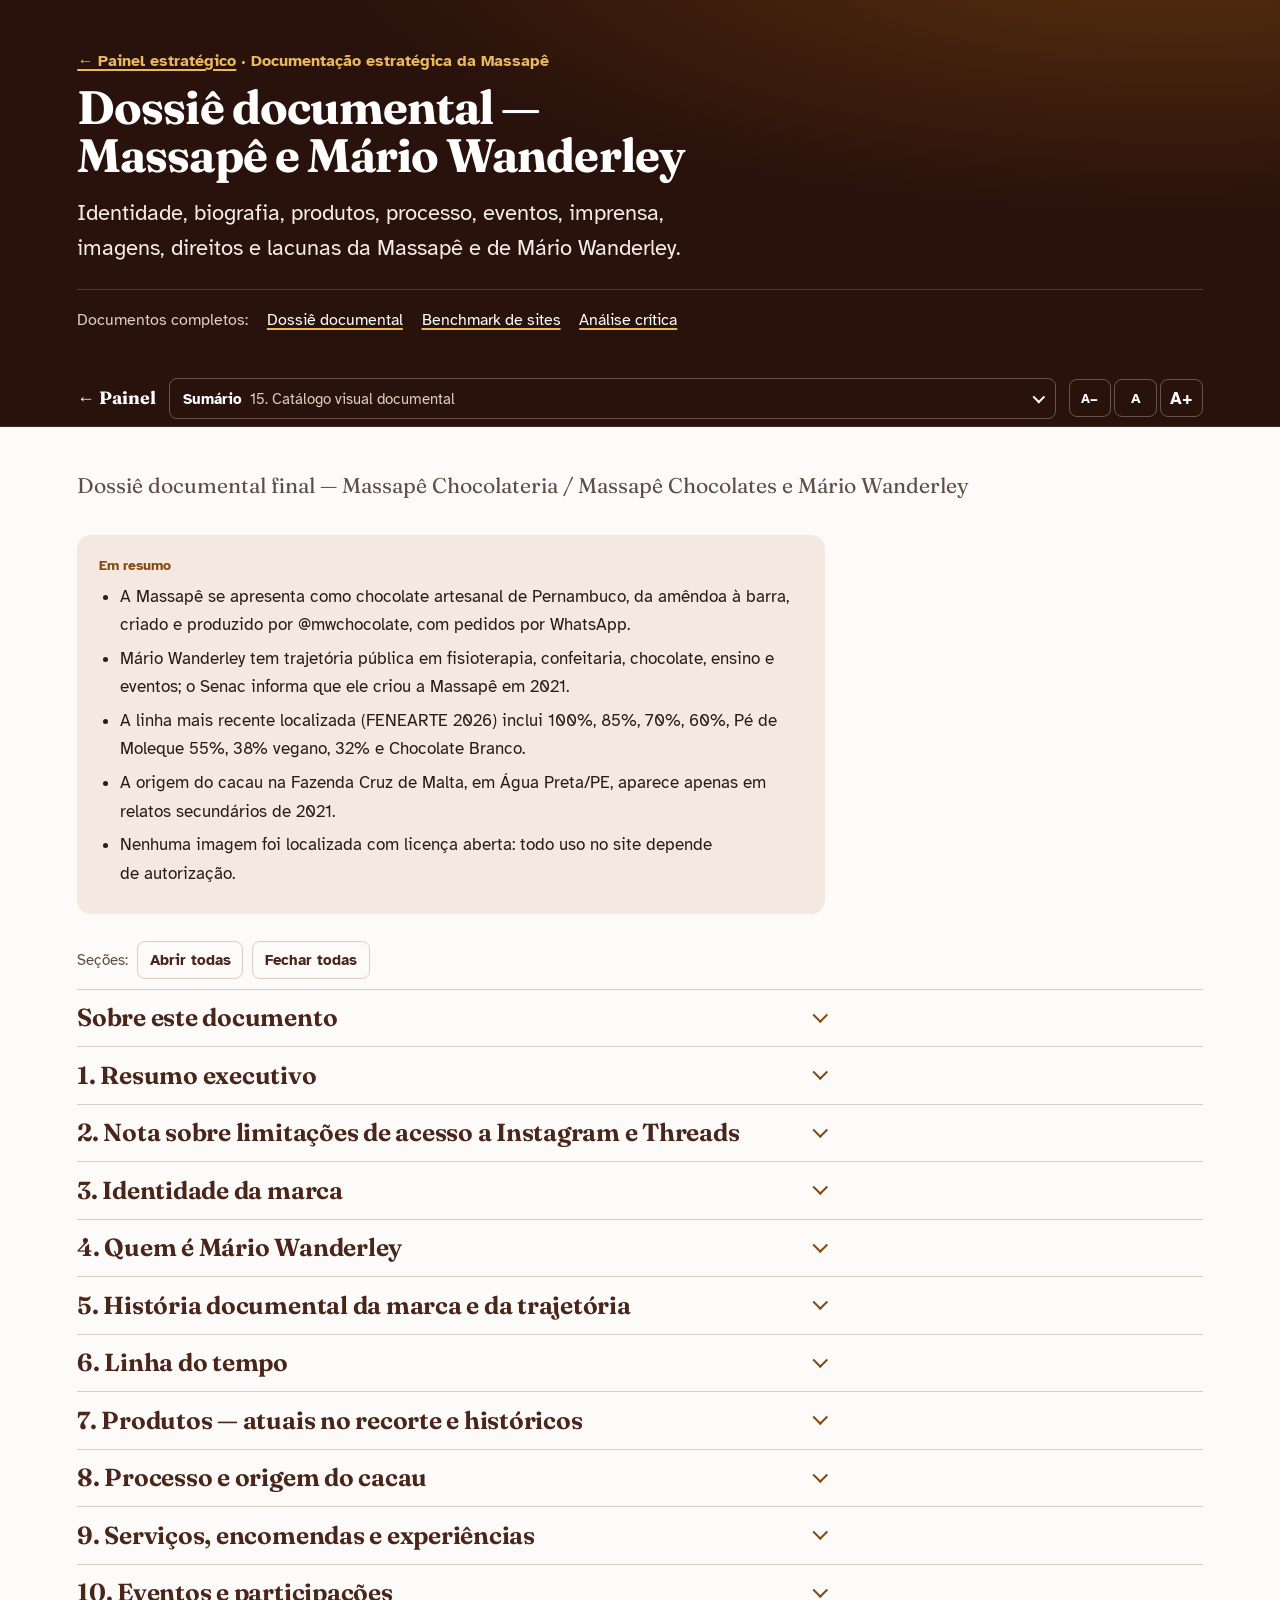
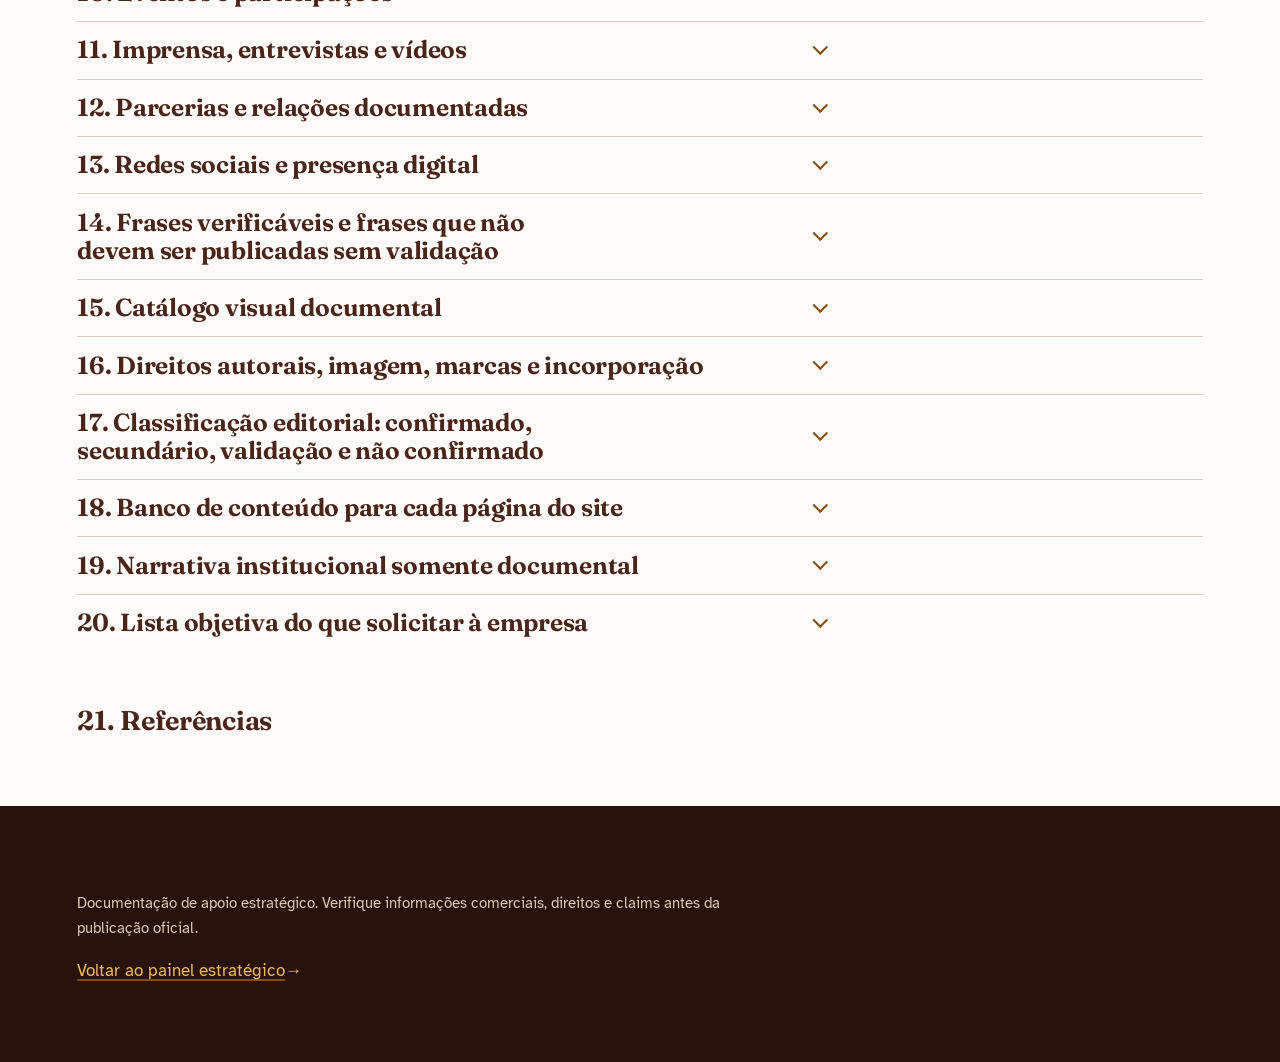
<file: dossie-massape-mario-wanderley.html>
<!doctype html>
<html lang="pt-BR">
<head>
<meta charset="utf-8">
<meta name="viewport" content="width=device-width, initial-scale=1">
<title>Dossiê documental — Massapê e Mário Wanderley — Massapê</title>
<meta name="description" content="Identidade, biografia, produtos, processo, eventos, imprensa, imagens, direitos e lacunas da Massapê e de Mário Wanderley.">
<meta name="theme-color" content="#2b1813">
<link rel="icon" href="data:image/svg+xml,%3Csvg xmlns='http://www.w3.org/2000/svg' viewBox='0 0 32 32'%3E%3Crect width='32' height='32' rx='7' fill='%232b1813'/%3E%3Ctext x='16' y='23' font-family='Georgia,serif' font-size='20' font-weight='700' text-anchor='middle' fill='%23f0bf5a'%3EM%3C/text%3E%3C/svg%3E">
<script>try{var s=localStorage.getItem('massape-scale');if(s)document.documentElement.style.setProperty('--scale',s)}catch(e){}</script>
<link rel="preconnect" href="https://fonts.googleapis.com">
<link rel="preconnect" href="https://fonts.gstatic.com" crossorigin>
<link rel="stylesheet" href="https://fonts.googleapis.com/css2?family=Atkinson+Hyperlegible:ital,wght@0,400;0,700;1,400&family=Fraunces:ital,opsz,wght@0,9..144,500..700;1,9..144,500&display=swap">
<link rel="stylesheet" href="assets/site.css">
<script src="assets/site.js" defer></script>
</head>
<body>
<a class="skip" href="#conteudo">Pular para o conteúdo principal</a>

<header class="hero doc">
  <div class="wrap">
    <p class="hero-kicker"><a class="back" href="index.html">← Painel estratégico</a> · Documentação estratégica da Massapê</p>
    <h1>Dossiê documental — Massapê e Mário Wanderley</h1>
    <p class="lead">Identidade, biografia, produtos, processo, eventos, imprensa, imagens, direitos e lacunas da Massapê e de Mário Wanderley.</p>
    <nav class="hero-docs" aria-label="Documentos completos">
      <span>Documentos completos:</span>
      <a href="dossie-massape-mario-wanderley.html" aria-current="page">Dossiê documental</a> <a href="benchmark-sites-chocolate-massape-mario-wanderley.html">Benchmark de sites</a> <a href="analise-critica-massape-posicionamento-online.html">Análise crítica</a>
    </nav>
  </div>
</header>

<div class="bar">
  <div class="wrap">
    <a class="bar-brand" href="index.html" aria-label="Voltar ao painel estratégico">← Painel</a>
    <details class="toc">
      <summary><span>Sumário</span><span class="toc-current"></span></summary>
      <nav class="toc-panel" data-spy aria-label="Sumário do documento"><ol>
<li><a href="#1-resumo-executivo">1. Resumo executivo</a></li>
<li><a href="#2-nota-sobre-limitacoes-de-acesso-a-instagram-e-threads">2. Nota sobre limitações de acesso a Instagram e Threads</a></li>
<li><a href="#3-identidade-da-marca">3. Identidade da marca</a></li>
<li><a href="#4-quem-e-mario-wanderley">4. Quem é Mário Wanderley</a></li>
<li><a href="#5-historia-documental-da-marca-e-da-trajetoria">5. História documental da marca e da trajetória</a></li>
<li><a href="#6-linha-do-tempo">6. Linha do tempo</a></li>
<li><a href="#7-produtos-atuais-no-recorte-e-historicos">7. Produtos — atuais no recorte e históricos</a></li>
<li><a href="#8-processo-e-origem-do-cacau">8. Processo e origem do cacau</a></li>
<li><a href="#9-servicos-encomendas-e-experiencias">9. Serviços, encomendas e experiências</a></li>
<li><a href="#10-eventos-e-participacoes">10. Eventos e participações</a></li>
<li><a href="#11-imprensa-entrevistas-e-videos">11. Imprensa, entrevistas e vídeos</a></li>
<li><a href="#12-parcerias-e-relacoes-documentadas">12. Parcerias e relações documentadas</a></li>
<li><a href="#13-redes-sociais-e-presenca-digital">13. Redes sociais e presença digital</a></li>
<li><a href="#14-frases-verificaveis-e-frases-que-nao-devem-ser-publicadas-sem-validacao">14. Frases verificáveis e frases que não devem ser publicadas sem validação</a></li>
<li><a href="#15-catalogo-visual-documental">15. Catálogo visual documental</a></li>
<li><a href="#16-direitos-autorais-imagem-marcas-e-incorporacao">16. Direitos autorais, imagem, marcas e incorporação</a></li>
<li><a href="#17-classificacao-editorial-confirmado-secundario-validacao-e-nao-confirmado">17. Classificação editorial: confirmado, secundário, validação e não confirmado</a></li>
<li><a href="#18-banco-de-conteudo-para-cada-pagina-do-site">18. Banco de conteúdo para cada página do site</a></li>
<li><a href="#19-narrativa-institucional-somente-documental">19. Narrativa institucional somente documental</a></li>
<li><a href="#20-lista-objetiva-do-que-solicitar-a-empresa">20. Lista objetiva do que solicitar à empresa</a></li>
<li><a href="#21-referencias">21. Referências</a></li>
      </ol></nav>
    </details>
    <div class="textsize" role="group" aria-label="Tamanho do texto">
      <button type="button" data-size="down" aria-label="Diminuir texto">A−</button>
      <button type="button" data-size="reset" aria-label="Tamanho normal do texto">A</button>
      <button type="button" data-size="up" aria-label="Aumentar texto">A+</button>
    </div>
    <p id="textsize-status" class="visually-hidden" aria-live="polite"></p>
  </div>
</div>

<main id="conteudo"><div class="wrap"><article class="doc-content"><p class="doc-fulltitle">Dossiê documental final — Massapê Chocolateria / Massapê Chocolates e Mário Wanderley</p>
<div class="doc-summary"><p class="central-label">Em resumo</p><ul><li>A Massapê se apresenta como chocolate artesanal de Pernambuco, da amêndoa à barra, criado e produzido por @mwchocolate, com pedidos por WhatsApp.</li><li>Mário Wanderley tem trajetória pública em fisioterapia, confeitaria, chocolate, ensino e eventos; o Senac informa que ele criou a Massapê em 2021.</li><li>A linha mais recente localizada (FENEARTE 2026) inclui 100%, 85%, 70%, 60%, Pé de Moleque 55%, 38% vegano, 32% e Chocolate Branco.</li><li>A origem do cacau na Fazenda Cruz de Malta, em Água Preta/PE, aparece apenas em relatos secundários de 2021.</li><li>Nenhuma imagem foi localizada com licença aberta: todo uso no site depende de autorização.</li></ul></div>
<div class="details-tools" role="group" aria-label="Seções do documento"><span>Seções:</span><button type="button" data-details="open">Abrir todas</button><button type="button" data-details="close">Fechar todas</button></div>
<details class="doc-sec"><summary><h2 class="doc-about">Sobre este documento</h2></summary><div class="doc-sec-body"><p><strong>Data-base das fontes:</strong> consultas e publicações verificadas nos relatórios de setembro de 2026.<br />
<strong>Natureza:</strong> dossiê editorial documental para subsidiar o novo site, conteúdo institucional e solicitação de materiais à empresa.<br />
<strong>Critério editorial:</strong> toda afirmação factual é acompanhada de fonte próxima. As categorias usadas são <strong>confirmado</strong>, <strong>secundário</strong>, <strong>necessita validação</strong> e <strong>não confirmado</strong>. Ausência de evidência não é tratada como prova de inexistência.</p>
<blockquote>
<p><strong>Nota de escopo.</strong> Este documento não é registro empresarial, laudo técnico de produto, auditoria jurídica de marca, prova de titularidade de imagens nem inventário de estoque. A expressão “atual” significa apenas que a informação apareceu em canal público recente ou foi indicada pela marca no recorte pesquisado.</p>
</blockquote></div></details>
<details class="doc-sec"><summary><h2 id="1-resumo-executivo">1. Resumo executivo</h2></summary><div class="doc-sec-body"><p>A Massapê se apresenta publicamente como <strong>“Massapê Chocolateria | Bean-to-bar”</strong>, com a bio <strong>“Chocolate artesanal de Pernambuco, da amêndoa à barra. Criado e produzido por @mwchocolate”</strong> e canal de pedidos por WhatsApp. <a href="https://www.instagram.com/massapechocolates/" title="Perfil oficial Massapê Chocolateria | Bean-to-bar — bio, pedidos e destaques">1</a> A própria comunicação sustenta quatro eixos: produção artesanal, bean-to-bar/“da amêndoa à barra”, associação com Pernambuco e experiência sensorial. <a href="http://www.carlomockli.com/2021/08/massape-bean-to-bar-100-pernambucano.html" title="MASSAPÊ: Bean to Bar 100% Pernambucano! — Carlo Möckli/Doce Ciência">1</a></p>
<p>Mário Wanderley é o profissional associado à marca pelo perfil oficial. A documentação pública o descreve como confeiteiro, chocolateiro, barista e chocolate maker; uma página institucional do Senac informa que ele criou a Massapê Chocolateria em 2021. <a href="http://www.pe.senac.br/confeitaria/index.html" title="Feira de Confeitaria — perfil institucional de Mário Wanderley e Massapê Chocolateria">4</a> A trajetória anterior documentada inclui cerca de 20 anos de atuação declarada como fisioterapeuta em UTIs, aprendizagem na cozinha do buffet da mãe, a marca pessoal Mário Wanderley Doce e Chocolate, atuação como chef pâtissier e sócio do Mon Cher Café et Pâtisserie, participação no reality <em>Que Seja Doce</em> (GNT) e atividades de ensino, degustação e workshops. <a href="http://www.pe.senac.br/alunos-de-gastronomia-da-faculdade-senac-fazem-degustacao-sensorial-do-chocolate-rosa/" title="Alunos de Gastronomia fazem degustação sensorial do chocolate rosa — Senac Pernambuco">3</a><a href="https://faculdadesenacpe.edu.br/faculdade-senac-pe-realiza-segunda-edicao-do-gastro-meeting" title="Faculdade Senac PE realiza segunda edição do Gastrô Meeting — oficina bean-to-bar">9</a></p>
<p>A linha de produtos mais recente localizada em fonte da própria marca é a apresentada na FENEARTE 2026: 100%, 85%, 70%, 60%, Pé de Moleque 55%, 38% vegano, 32% e Chocolate Branco. <a href="https://www.instagram.com/massapechocolates/reel/Dap0TBgOXuj/" title="Linha de percentuais e sabores na FENEARTE 2026 — Massapê">15</a> Em publicação posterior, a marca informou que Canjiquinha e Pé de Moleque permaneceriam fixados no cardápio durante o ano todo. <a href="https://www.instagram.com/reel/DbtMv1UM8tN/" title="Canjiquinha e Pé de Moleque fixados no cardápio — Massapê">17</a> Esses dados não substituem catálogo técnico: pesos, preços, ingredientes, alergênicos, validade, estoque e disponibilidade fora dos eventos precisam ser confirmados.</p>
<p>A origem do cacau na Fazenda Cruz de Malta, em Água Preta/PE, e detalhes como seleção acima de 20 °Brix aparecem em relatos secundários de 2021. <a href="http://www.carlomockli.com/2021/08/cacau-fino-da-fazenda-cruz-de-malta.html" title="Cacau fino da Fazenda Cruz de Malta, Água Preta-PE — Carlo Möckli/Doce Ciência">5</a> Há divergência entre fontes quanto à área e ao volume da fazenda. A documentação institucional do Senac confirma atividades pedagógicas sobre colheita, fermentação, secagem, torra, moagem e produção de chocolate quente, mas isso não autoriza descrever um procedimento operacional comercial da Massapê. <a href="http://www.pe.senac.br/alunos-da-pos-graduacao-em-confeitaria-visitam-fazenda-de-cacau-em-escada-pe/" title="Alunos da pós-graduação em Confeitaria visitam fazenda de cacau em Escada — Senac Pernambuco">8</a></p>
<p>O acervo público é rico em referências de barras, embalagem, frutos de cacau, fazenda, feiras, quiosque, aulas, entrevistas e parceiros. Porém, nenhum item foi localizado com licença aberta, Creative Commons ou domínio público. A presença online, inclusive a publicação pela própria marca, não equivale automaticamente a cessão para um novo site ou publicidade. <a href="https://www.instagram.com/massapechocolates/" title="Acervo público de referência visual da Massapê — direitos não presumidos">34</a></p>
<h3 id="sintese-de-publicacao-segura">Síntese de publicação segura</h3>
<ul>
<li><strong>Pode ser afirmado documentalmente:</strong> a marca usa os termos “chocolate artesanal de Pernambuco”, “bean-to-bar”, “da amêndoa à barra” e “criado e produzido por @mwchocolate”. <a href="https://www.instagram.com/massapechocolates/" title="Perfil oficial Massapê Chocolateria | Bean-to-bar — bio, pedidos e destaques">1</a></li>
<li><strong>Pode ser narrado com atribuição:</strong> o Senac informa criação da Massapê em 2021; Mário tem trajetória pública em fisioterapia, confeitaria, chocolate, ensino e eventos. <a href="http://www.pe.senac.br/confeitaria/index.html" title="Feira de Confeitaria — perfil institucional de Mário Wanderley e Massapê Chocolateria">3</a></li>
<li><strong>Deve ser tratado como histórico/secundário:</strong> 45%, 70% e 100% degustados em 2021; Fazenda Cruz de Malta como origem de lotes daquela fase; notas sensoriais e critério de Brix. <a href="http://www.carlomockli.com/2021/08/cacau-fino-da-fazenda-cruz-de-malta.html" title="Cacau fino da Fazenda Cruz de Malta, Água Preta-PE — Carlo Möckli/Doce Ciência">5</a></li>
<li><strong>Deve receber validação antes de ir ao site:</strong> nome jurídico, fundador/proprietário, catálogo completo, preços, ficha técnica, origem atual por lote, processo fabril, endereço, pontos de venda, prêmios, claim “primeiro” e todas as autorizações de imagem e direitos.</li>
</ul></div></details>
<details class="doc-sec"><summary><h2 id="2-nota-sobre-limitacoes-de-acesso-a-instagram-e-threads">2. Nota sobre limitações de acesso a Instagram e Threads</h2></summary><div class="doc-sec-body"><p>O perfil oficial <strong>@massapechocolates</strong> estava público na consulta e permitiu verificar bio, nome exibido, destaques, posts e Reels acessíveis. <a href="https://www.instagram.com/massapechocolates/" title="Perfil oficial Massapê Chocolateria | Bean-to-bar — bio, pedidos e destaques">1</a> O perfil <strong>@mwchocolate</strong> mostrava o nome “Mario Wanderley”, mas estava privado; feed, destaques, posts antigos, links e descrição interna não puderam ser verificados. <a href="https://www.instagram.com/mwchocolate/" title="Perfil de Mário Wanderley — Instagram, privado na consulta">2</a> O Threads vinculado ao perfil da marca exigiu login e não permitiu confirmar publicações ou atividade. <a href="https://www.threads.com/@massapechocolates" title="Threads vinculado ao perfil da Massapê — acesso aberto incompleto">24</a></p>
<p>Datas, seguidores, URLs CDN de imagens e conteúdo de destaques podem mudar, ser removidos ou exigir login. Os títulos de destaques — por exemplo, “momentos TV”, “globo comunidade”, “FENEARTE 2026”, “Parceiros” e “ciência e choco” — comprovam a existência dos rótulos observados, mas não identificam sozinhos programa, data, participante, arquivo original ou licença. <a href="https://www.instagram.com/massapechocolates/" title="Perfil oficial Massapê Chocolateria | Bean-to-bar — bio, pedidos e destaques">1</a></p>
<p><strong>NÃO CONFIRMADO — necessita validação com a empresa.</strong> A lista completa de contas oficiais, administradores e histórico de todos os canais sociais.</p></div></details>
<details class="doc-sec"><summary><h2 id="3-identidade-da-marca">3. Identidade da marca</h2></summary><div class="doc-sec-body"><h3 id="31-nome-contas-e-posicionamento-observavel">3.1 Nome, contas e posicionamento observável</h3>
<div class="table-wrap" role="region" aria-label="Tabela" tabindex="0"><table>
<thead>
<tr>
<th>Elemento</th>
<th>Evidência documental</th>
<th>Leitura editorial segura</th>
</tr>
</thead>
<tbody>
<tr>
<td>Nome exibido</td>
<td>“Massapê Chocolateria | Bean-to-bar” no Instagram oficial. <a href="https://www.instagram.com/massapechocolates/" title="Perfil oficial Massapê Chocolateria | Bean-to-bar — bio, pedidos e destaques">1</a></td>
<td>Usar “Massapê Chocolateria” como nome público; apresentar “Massapê Chocolates” como variante de uso, não como razão social.</td>
</tr>
<tr>
<td>Usuário principal</td>
<td><code>@massapechocolates</code>. <a href="https://www.instagram.com/massapechocolates/" title="Perfil oficial Massapê Chocolateria | Bean-to-bar — bio, pedidos e destaques">1</a></td>
<td>Canal primário encontrado para marca e pedidos.</td>
</tr>
<tr>
<td>Pessoa associada</td>
<td>Bio indica “Criado e produzido por @mwchocolate”. <a href="https://www.instagram.com/massapechocolates/" title="Perfil oficial Massapê Chocolateria | Bean-to-bar — bio, pedidos e destaques">1</a></td>
<td>Associar a criação/produção autoral de Mário sem convertê-lo automaticamente em proprietário jurídico.</td>
</tr>
<tr>
<td>Posicionamento</td>
<td>“Chocolate artesanal de Pernambuco, da amêndoa à barra”. <a href="https://www.instagram.com/massapechocolates/" title="Perfil oficial Massapê Chocolateria | Bean-to-bar — bio, pedidos e destaques">1</a></td>
<td>Formulação institucional verificável e próxima da comunicação original.</td>
</tr>
<tr>
<td>Canal de pedidos</td>
<td>Link de WhatsApp no perfil; o relatório identificou o endereço <code>wa.me/8196966156</code>. <a href="https://www.instagram.com/massapechocolates/" title="Perfil oficial Massapê Chocolateria | Bean-to-bar — bio, pedidos e destaques">1</a></td>
<td>Publicar apenas após reconfirmar número, horário, catálogo, prazo e política de atendimento.</td>
</tr>
<tr>
<td>Região</td>
<td>Pernambuco é explicitamente citado na bio e na embalagem observada. <a href="http://www.carlomockli.com/2021/08/massape-bean-to-bar-100-pernambucano.html" title="MASSAPÊ: Bean to Bar 100% Pernambucano! — Carlo Möckli/Doce Ciência">1</a></td>
<td>É seguro dizer que a marca se apresenta como pernambucana. Não inferir cidade de produção.</td>
</tr>
<tr>
<td>Nome empresarial/legal</td>
<td>Não apareceu nas fontes abertas consultadas.</td>
<td><strong>NÃO CONFIRMADO — necessita validação com a empresa.</strong></td>
</tr>
</tbody>
</table></div>
<h3 id="32-territorios-de-comunicacao">3.2 Territórios de comunicação</h3>
<p><strong>Artesanal.</strong> O termo aparece na bio e em comunicações associadas à marca. <a href="https://www.instagram.com/massapechocolates/reel/Dap0TBgOXuj/" title="Linha de percentuais e sabores na FENEARTE 2026 — Massapê">1</a><br />
<strong>Bean-to-bar / da amêndoa à barra.</strong> É o eixo técnico mais consistente da comunicação pública, sem que isso prove que a empresa execute internamente cada etapa em todos os lotes. <a href="http://www.pe.senac.br/confeitaria/index.html" title="Feira de Confeitaria — perfil institucional de Mário Wanderley e Massapê Chocolateria">1</a><br />
<strong>Pernambucanidade.</strong> A bio, a embalagem histórica e publicações de 2021 associam o produto a Pernambuco; a extensão “100% pernambucano” precisa ser delimitada por produto, lote e período. <a href="http://www.carlomockli.com/2021/08/massape-bean-to-bar-100-pernambucano.html" title="MASSAPÊ: Bean to Bar 100% Pernambucano! — Carlo Möckli/Doce Ciência">1</a><br />
<strong>Sensorialidade.</strong> A marca e parceiros usam linguagem de degustação e sabores intensos/frutados; as notas de 2021 são avaliação de Carlo Möckli, não laudo ou promessa universal. <a href="https://www.instagram.com/p/DWUtcBdETMh/" title="Mercado Capitão e Massapê Chocolateria — evento e claim promocional">5</a><br />
<strong>Proximidade regional.</strong> A voz pública combina termos técnicos com “família Massapê”, feiras, cafés, férias, “SEXTOU”, “lista massa” e convite direto à degustação. <a href="https://www.instagram.com/massapechocolates/" title="Perfil oficial Massapê Chocolateria | Bean-to-bar — bio, pedidos e destaques">1</a></p>
<p><strong>NÃO CONFIRMADO — necessita validação com a empresa.</strong> Missão, visão, valores, público prioritário, proposta de valor, manifesto, slogan permanente e manual de tom de voz.</p>
<h3 id="33-identidade-visual-observavel">3.3 Identidade visual observável</h3>
<p>A embalagem reproduzida em matéria de 2021 apresenta o nome <strong>MASSAPÊ</strong> em tipografia serifada de alto contraste, desenho de folhas e frutos de cacau, motivo de arcos concêntricos e indicação de <strong>70%</strong>. Também aparece o texto curvo <strong>“chocolate feito à mão | 100% pernambucano”</strong>. <a href="http://www.carlomockli.com/2021/08/massape-bean-to-bar-100-pernambucano.html" title="MASSAPÊ: Bean to Bar 100% Pernambucano! — Carlo Möckli/Doce Ciência">5</a> O fundo é geométrico e multicolorido, com tons aproximados de azul-petróleo, azul-marinho, verde-oliva, marrom, laranja, vermelho e creme. Essas cores são observação visual aproximada, não especificação técnica.</p>
<p>A percepção de um consumidor de que a embalagem lembra um folheto de cordel registra recepção pública, mas não prova que “cordel” seja conceito oficial da marca. <a href="https://www.instagram.com/reel/DEOCOiSuD5a/" title="Quiosque RioMar e família de chocolates — Massapê">48</a></p>
<p><strong>NÃO CONFIRMADO — necessita validação com a empresa.</strong> Manual de identidade, códigos HEX/RGB/CMYK/Pantone, tipografias, versões do logo, autoria do rótulo, significado dos arcos/símbolo e confirmação de quais embalagens estão vigentes.</p>
<h3 id="34-nome-massape-fato-linguistico-e-hipotese-de-marca">3.4 Nome “Massapê”: fato linguístico e hipótese de marca</h3>
<p>Michaelis define <strong>massapé/massapê</strong> como terra argilosa, geralmente preta, fértil e adequada à cultura da cana; Dicio registra terra fértil, terreno lamacento e a etimologia “massa + pé”. <a href="https://www.dicio.com.br/massape/" title="Verbete massapé — Dicio">25</a> Essa é a definição linguística documentada.</p>
<p><strong>NÃO CONFIRMADO — necessita validação com a empresa.</strong> A explicação autoral para a escolha do nome. A associação editorial entre solo, fertilidade, Nordeste, Pernambuco e origem do cacau deve ser apresentada apenas como hipótese até que Mário ou a empresa a confirmem.</p>
<h3 id="35-alegacoes-que-exigem-cautela">3.5 Alegações que exigem cautela</h3>
<p>A frase <strong>“A Massapê Chocolateria é o primeiro chocolate artesanal de Pernambuco feito do cacau à barra”</strong> apareceu em publicação de parceiro em março de 2026. <a href="https://www.instagram.com/p/DWUtcBdETMh/" title="Mercado Capitão e Massapê Chocolateria — evento e claim promocional">30</a> Ela deve ser tratada como alegação promocional do parceiro, não como fato histórico comprovado. O termo “primeiro” exige documentação comparativa e aprovação jurídica/comercial.</p>
<p><strong>NÃO CONFIRMADO — necessita validação com a empresa.</strong> Base documental para as expressões “primeiro chocolate artesanal de Pernambuco”, “primeiro bean-to-bar de Pernambuco”, “100% pernambucano” como claim universal, “sem conservantes”, “sem aromatizantes” ou qualquer alegação de qualidade, sustentabilidade, saúde ou exclusividade.</p></div></details>
<details class="doc-sec"><summary><h2 id="4-quem-e-mario-wanderley">4. Quem é Mário Wanderley</h2></summary><div class="doc-sec-body"><p>O nome profissional publicamente localizado é <strong>Mário Wanderley</strong>, também grafado “Mario Wanderley”. Não foi localizada confirmação aberta de nome civil completo. <a href="https://www.facebook.com/mario.wanderley.3/" title="Perfil pessoal de Mário Wanderley — formação e experiências autorreferidas">20</a></p>
<p>Uma página pessoal pública do Facebook informa estudo de Fisioterapia em Terapia Intensiva na Faculdade Redentor e experiências no Hospital Esperança e no Hospital Agamenon Magalhães; são dados autorreferidos, não diploma ou registro profissional independente. <a href="https://www.facebook.com/mario.wanderley.3/" title="Perfil pessoal de Mário Wanderley — formação e experiências autorreferidas">20</a> Em entrevista de 2018 ao <em>Diário de Pernambuco</em>, Mário declarou ter trabalhado cerca de 20 anos como fisioterapeuta em UTIs antes de se dedicar às sobremesas. A mesma matéria atribui a origem na cozinha ao buffet de festas e casamentos mantido por sua mãe. <a href="https://www.diariodepernambuco.com.br/noticia/viver/2018/04/chef-pernambucano-vai-participar-de-reality-show-de-confeitaria.html" title="Chef pernambucano vai participar de reality show de confeitaria — Diário de Pernambuco, 2018">3</a></p>
<p>A transição para a confeitaria inclui cursos de técnicas de chocolate e bombons, a marca pessoal <strong>Mário Wanderley Doce e Chocolate</strong>, atuação documentada no Mon Cher Café et Pâtisserie e participação no reality <em>Que Seja Doce</em>, do GNT, em 2018. <a href="https://www.verbocomer.com.br/index.php/2017/07/13/mon-cher-cafe-et-patisserie-tem-lancamento-oficial/" title="Mon Cher Café et Pâtisserie tem lançamento oficial — Verbo Comer">3</a><a href="https://revistamalagueta.com.br/2017/06/09/belgica-franca-e-brasil-unidos-no-dia-dos-namorados-do-mon-cher/" title="Bélgica, França e Brasil unidos no Dia dos Namorados do Mon Cher — Revista Malagueta">22</a> A Revista Malagueta e o Verbo Comer o apresentam como chef pâtissier e sócio do Mon Cher em 2017. <a href="https://revistamalagueta.com.br/2017/06/09/belgica-franca-e-brasil-unidos-no-dia-dos-namorados-do-mon-cher/" title="Bélgica, França e Brasil unidos no Dia dos Namorados do Mon Cher — Revista Malagueta">21</a></p>
<p>Carlo Möckli publicou, em 2015, registros de cursos em Recife e reproduziu comentário de Mário chamando-o de “mestre”; em 2021, Möckli o chamou de aluno e especialista em chocolate. <a href="http://www.carlomockli.com/2021/08/massape-bean-to-bar-100-pernambucano.html" title="MASSAPÊ: Bean to Bar 100% Pernambucano! — Carlo Möckli/Doce Ciência">23</a> Isso documenta uma relação formativa, mas não lista completa de cursos, carga horária ou certificados.</p>
<p>O Senac o descreve como <strong>confeiteiro, chocolateiro, barista e chocolate maker</strong> e informa a criação da Massapê Chocolateria em 2021. <a href="http://www.pe.senac.br/confeitaria/index.html" title="Feira de Confeitaria — perfil institucional de Mário Wanderley e Massapê Chocolateria">4</a> A Faculdade Senac também registra Mário em palestra, visita técnica, workshop e oficina bean-to-bar. <a href="http://www.pe.senac.br/alunos-da-pos-graduacao-em-confeitaria-visitam-fazenda-de-cacau-em-escada-pe/" title="Alunos da pós-graduação em Confeitaria visitam fazenda de cacau em Escada — Senac Pernambuco">7</a><a href="https://faculdadesenacpe.edu.br/faculdade-senac-pe-realiza-segunda-edicao-do-gastro-meeting" title="Faculdade Senac PE realiza segunda edição do Gastrô Meeting — oficina bean-to-bar">9</a></p>
<h3 id="formulacao-institucional-documental-sugerida">Formulação institucional documental sugerida</h3>
<blockquote>
<p>Mário Wanderley é o profissional associado à Massapê Chocolateria, marca que se apresenta como produtora de chocolate artesanal pernambucano, da amêndoa à barra. Sua trajetória pública reúne fisioterapia em terapia intensiva, confeitaria, chocolate, barismo, degustações, ensino e participação em eventos. O Senac informa que ele criou a Massapê Chocolateria em 2021. <a href="https://www.diariodepernambuco.com.br/noticia/viver/2018/04/chef-pernambucano-vai-participar-de-reality-show-de-confeitaria.html" title="Chef pernambucano vai participar de reality show de confeitaria — Diário de Pernambuco, 2018">1</a><a href="http://www.pe.senac.br/confeitaria/index.html" title="Feira de Confeitaria — perfil institucional de Mário Wanderley e Massapê Chocolateria">4</a></p>
</blockquote>
<p>A formulação evita afirmar nome completo, cargo societário, prêmio, certificação, graduação em Gastronomia ou título de fundador legal sem documentação.</p>
<p><strong>NÃO CONFIRMADO — necessita validação com a empresa.</strong> Nome civil completo, data/local de nascimento, títulos profissionais preferidos, diplomas, certificações, lista integral de cursos, prêmios, resultado no <em>Que Seja Doce</em> e status atual de docência no Senac.</p></div></details>
<details class="doc-sec"><summary><h2 id="5-historia-documental-da-marca-e-da-trajetoria">5. História documental da marca e da trajetória</h2></summary><div class="doc-sec-body"><p>A história pública anterior à Massapê começa com a cozinha familiar e a mudança profissional narrada por Mário em 2018. A marca pessoal Mário Wanderley Doce e Chocolate aparece em perfil e página pública; o intervalo de 2012 a 2018 no perfil é autorrelato e se sobrepõe às datas hospitalares, portanto não fecha uma cronologia empresarial definitiva. <a href="https://www.facebook.com/mario.wanderley.3/" title="Perfil pessoal de Mário Wanderley — formação e experiências autorreferidas">20</a></p>
<p>Em 2017, Mário aparece ligado ao Mon Cher Café et Pâtisserie, em Recife, em matérias que o apresentam como chef pâtissier e sócio. <a href="https://revistamalagueta.com.br/2017/06/09/belgica-franca-e-brasil-unidos-no-dia-dos-namorados-do-mon-cher/" title="Bélgica, França e Brasil unidos no Dia dos Namorados do Mon Cher — Revista Malagueta">21</a> Em 2018, o <em>Diário de Pernambuco</em> registrou sua participação no <em>Que Seja Doce</em>, associando sua trajetória autoral ao Mon Cher e à antiga marca pessoal. <a href="https://www.diariodepernambuco.com.br/noticia/viver/2018/04/chef-pernambucano-vai-participar-de-reality-show-de-confeitaria.html" title="Chef pernambucano vai participar de reality show de confeitaria — Diário de Pernambuco, 2018">3</a></p>
<p>Em 2019, Mário participou de palestra e degustação no Senac, além de oficinas de harmonização de café, chocolate e cerveja. <a href="https://www.diariodepernambuco.com.br/noticia/gastro/2019/01/evento-de-hamonizacao-de-cafe-com-chocolate-acontece-no-dia-26.html" title="Oficina de harmonização de café com chocolate acontece no dia 26 — Diário de Pernambuco">7</a><a href="https://www.sympla.com.br/evento/ekaeut-experience---harmonizacao-chocolates-belgas-mario-wanderley-mon-cher/602947" title="Ekäut Experience — Harmonização de chocolates belgas com Mário Wanderley">14</a> Em 2021, a documentação pública reúne visita técnica a fazenda de cacau, degustação de produtos Massapê, publicação da marca com Carlo Möckli e o perfil institucional do Senac que informa a criação da Massapê naquele ano. <a href="http://www.carlomockli.com/2021/08/massape-bean-to-bar-100-pernambucano.html" title="MASSAPÊ: Bean to Bar 100% Pernambucano! — Carlo Möckli/Doce Ciência">4</a><a href="http://www.pe.senac.br/alunos-da-pos-graduacao-em-confeitaria-visitam-fazenda-de-cacau-em-escada-pe/" title="Alunos da pós-graduação em Confeitaria visitam fazenda de cacau em Escada — Senac Pernambuco">8</a></p>
<p>A partir de 2022, há registros de entrevista na Rádio Folha, kits sazonais, participação em eventos, workshops, quiosque RioMar, Gastrô Meetings, FENEARTE, Mercado Capitão, colaboração com Roasteria e catálogo de percentuais apresentado em 2026. <a href="https://www.instagram.com/massapechocolates/reel/Dap0TBgOXuj/" title="Linha de percentuais e sabores na FENEARTE 2026 — Massapê">12</a><a href="https://www.instagram.com/p/CpF9RStOu59/" title="Workshop com Mário Wanderley e Massapê na Faculdade Senac — Cristianne Barros">17</a><a href="https://www.sympla.com.br/evento/degustacao-de-chas-e-chocolates-especiais/2579402" title="Degustação de Chás e Chocolates Especiais — Kaffe/O Chá da Casa">29</a></p>
<p><strong>NÃO CONFIRMADO — necessita validação com a empresa.</strong> Dia/mês de fundação, local do primeiro ateliê, transição formal da marca pessoal para Massapê, razão social, CNPJ, titularidade de marca e narrativa histórica aprovada.</p></div></details>
<details class="doc-sec"><summary><h2 id="6-linha-do-tempo">6. Linha do tempo</h2></summary><div class="doc-sec-body"><div class="table-wrap" role="region" aria-label="Tabela" tabindex="0"><table>
<thead>
<tr>
<th>Ano/fase</th>
<th>Marco documentado</th>
<th>Grau e fonte</th>
</tr>
</thead>
<tbody>
<tr>
<td>1989</td>
<td>Perfil pessoal informa estudos em colégios do Recife.</td>
<td>Secundário/autorreferido. <a href="https://www.facebook.com/mario.wanderley.3/" title="Perfil pessoal de Mário Wanderley — formação e experiências autorreferidas">20</a></td>
</tr>
<tr>
<td>2000–2014</td>
<td>Perfil pessoal informa atuação em hospitais; a entrevista de 2018 resume cerca de 20 anos em UTIs.</td>
<td>Secundário/autorreferido; cronologia sobreposta. <a href="https://www.facebook.com/mario.wanderley.3/" title="Perfil pessoal de Mário Wanderley — formação e experiências autorreferidas">3</a></td>
</tr>
<tr>
<td>Antes de 2018</td>
<td>Trabalho na cozinha do buffet da mãe e mudança para sobremesas.</td>
<td>Confirmado como declaração em entrevista. <a href="https://www.diariodepernambuco.com.br/noticia/viver/2018/04/chef-pernambucano-vai-participar-de-reality-show-de-confeitaria.html" title="Chef pernambucano vai participar de reality show de confeitaria — Diário de Pernambuco, 2018">3</a></td>
</tr>
<tr>
<td>2012–2018</td>
<td>Perfil pessoal registra Mário Wanderley Doce e Chocolate como sociedade proprietária.</td>
<td>Secundário/autorreferido; não é registro societário. <a href="https://www.facebook.com/mario.wanderley.3/" title="Perfil pessoal de Mário Wanderley — formação e experiências autorreferidas">20</a></td>
</tr>
<tr>
<td>Jun. 2015</td>
<td>Cursos em Recife com Carlo Möckli documentados em publicação do professor.</td>
<td>Secundário; curso/certificado não especificados. <a href="http://www.carlomockli.com/2015/06/inesqueciveis-momentos-nos-cursos-em.html" title="Inesquecíveis momentos nos cursos em Recife — Carlo Möckli">23</a></td>
</tr>
<tr>
<td>Jun.–jul. 2017</td>
<td>Mário aparece como chef pâtissier e sócio do Mon Cher Café et Pâtisserie.</td>
<td>Imprensa gastronômica local. <a href="https://revistamalagueta.com.br/2017/06/09/belgica-franca-e-brasil-unidos-no-dia-dos-namorados-do-mon-cher/" title="Bélgica, França e Brasil unidos no Dia dos Namorados do Mon Cher — Revista Malagueta">21</a></td>
</tr>
<tr>
<td>2–6 abr. 2018</td>
<td>Participação anunciada no <em>Que Seja Doce</em>, quarta temporada do GNT; matéria informa primeira vez na TV.</td>
<td>Confirmada participação; resultado não informado. <a href="https://www.diariodepernambuco.com.br/noticia/viver/2018/04/chef-pernambucano-vai-participar-de-reality-show-de-confeitaria.html" title="Chef pernambucano vai participar de reality show de confeitaria — Diário de Pernambuco, 2018">3</a></td>
</tr>
<tr>
<td>2018–2019</td>
<td>Oficinas de harmonização de café/chocolate e cerveja/chocolate no Mon Cher e Ekäut.</td>
<td>Eventos históricos confirmados. <a href="https://www.sympla.com.br/evento/ekaeut-experience---harmonizacao-chocolates-belgas-mario-wanderley-mon-cher/602947" title="Ekäut Experience — Harmonização de chocolates belgas com Mário Wanderley">13</a></td>
</tr>
<tr>
<td>15 mar. 2019</td>
<td>Palestra e degustação sensorial no Senac, com chocolates Barry Callebaut/Ruby.</td>
<td>Confirmado; atividade não era catálogo Massapê. <a href="http://www.pe.senac.br/alunos-de-gastronomia-da-faculdade-senac-fazem-degustacao-sensorial-do-chocolate-rosa/" title="Alunos de Gastronomia fazem degustação sensorial do chocolate rosa — Senac Pernambuco">7</a></td>
</tr>
<tr>
<td>28 jan. 2021</td>
<td>Visita técnica ao Engenho Conceição de Cima, com Mário como professor/chocolatier.</td>
<td>Confirmado pelo Senac; local e fazenda não devem ser confundidos. <a href="http://www.pe.senac.br/alunos-da-pos-graduacao-em-confeitaria-visitam-fazenda-de-cacau-em-escada-pe/" title="Alunos da pós-graduação em Confeitaria visitam fazenda de cacau em Escada — Senac Pernambuco">8</a></td>
</tr>
<tr>
<td>2021</td>
<td>Perfil da Feira de Confeitaria Senac informa criação da Massapê Chocolateria.</td>
<td>Confirmado como informação institucional; não é prova registral. <a href="http://www.pe.senac.br/confeitaria/index.html" title="Feira de Confeitaria — perfil institucional de Mário Wanderley e Massapê Chocolateria">4</a></td>
</tr>
<tr>
<td>5–6 ago. 2021</td>
<td>Degustação de 45%, 70% e 100% de massa de cacau no Café do Brejo, relatada por Carlo Möckli.</td>
<td>Histórico/secundário. <a href="http://www.carlomockli.com/2021/08/massape-bean-to-bar-100-pernambucano.html" title="MASSAPÊ: Bean to Bar 100% Pernambucano! — Carlo Möckli/Doce Ciência">5</a></td>
</tr>
<tr>
<td>12 ago. 2021</td>
<td>Massapê publica encontro com Möckli e linguagem “Bean-to-bar 100% Pernambucano”.</td>
<td>Declaração da marca. <a href="https://www.instagram.com/p/CSevAtNri8e/" title="Publicação da Massapê sobre degustação com Carlo Möckli — 12 ago. 2021">27</a></td>
</tr>
<tr>
<td>20 ago. 2021</td>
<td>Möckli publica visita e relação com Fazenda Cruz de Malta, seleção e Brix.</td>
<td>Secundário; origem e parâmetros atuais não confirmados. <a href="http://www.carlomockli.com/2021/08/cacau-fino-da-fazenda-cruz-de-malta.html" title="Cacau fino da Fazenda Cruz de Malta, Água Preta-PE — Carlo Möckli/Doce Ciência">6</a></td>
</tr>
<tr>
<td>5 ago. 2021 / 11 ago. 2022</td>
<td>Áudios/matéria da Folha apresentam Mário em café e chocolate; as páginas têm datas diferentes.</td>
<td>Confirmado por cada página; relação entre gravações não resolvida. <a href="https://www.folhape.com.br/radio-folha/cafe-e-chocolate-saiba-as-principais-semelhancas-e-diferencas/236737/" title="Café e chocolate: saiba as principais semelhanças e diferenças — Folha/Rádio Folha">11</a></td>
</tr>
<tr>
<td>2022</td>
<td>Kit de Natal, página histórica no Facebook e aparições/entrevista em mídia.</td>
<td>Histórico. <a href="https://www.facebook.com/p/M%C3%A1rio-Wanderley-Doce-e-Chocolate-100063475846029/" title="Mário Wanderley Doce e Chocolate — Facebook">19</a><a href="https://www.folhape.com.br/radio-folha/cafe-e-chocolate-saiba-as-principais-semelhancas-e-diferencas/236737/" title="Café e chocolate: saiba as principais semelhanças e diferenças — Folha/Rádio Folha">12</a></td>
</tr>
<tr>
<td>25 fev. 2023</td>
<td>Workshop com Mário, turmas e Massapê na Faculdade Senac.</td>
<td>Fonte de participante; confirmado como registro de workshop. <a href="https://www.instagram.com/p/CpF9RStOu59/" title="Workshop com Mário Wanderley e Massapê na Faculdade Senac — Cristianne Barros">28</a></td>
</tr>
<tr>
<td>20 fev. 2024</td>
<td>Oficina “Desvendando os Segredos do Chocolate bean-to-bar”, com Mário (Massapê) e Cristiane Barros.</td>
<td>Confirmado pela Faculdade Senac. <a href="https://faculdadesenacpe.edu.br/faculdade-senac-pe-realiza-segunda-edicao-do-gastro-meeting" title="Faculdade Senac PE realiza segunda edição do Gastrô Meeting — oficina bean-to-bar">9</a></td>
</tr>
<tr>
<td>2024</td>
<td>Pontos de venda listados; caixa de Páscoa, quiosque RioMar, 3º Gastrô Meeting e degustação de chás/chocolates.</td>
<td>Histórico, conforme evento. <a href="https://www.instagram.com/massapechocolates/p/DaxZ6ufDtQz/" title="Barra Canjiquinha — composição publicada pela Massapê">10</a><a href="https://www.sympla.com.br/evento/degustacao-de-chas-e-chocolates-especiais/2579402" title="Degustação de Chás e Chocolates Especiais — Kaffe/O Chá da Casa">17</a></td>
</tr>
<tr>
<td>2024–2025</td>
<td>Entrevista da FENEARTE 2024 publicada em Reel e colaboração Massapê–Roasteria/RioMar.</td>
<td>Confirmado como publicação/ação; direitos e vigência dependem de validação. <a href="https://www.instagram.com/reel/DFF1Tp2usJI/" title="Colaboração Massapê–Roasteria e encerramento de temporada no RioMar">31</a></td>
</tr>
<tr>
<td>2026</td>
<td>Catálogo de oito itens na FENEARTE; Canjiquinha e Pé de Moleque declarados fixos no cardápio.</td>
<td>Confirmado como comunicação da marca no recorte pesquisado. <a href="https://www.instagram.com/massapechocolates/p/DaxZ6ufDtQz/" title="Barra Canjiquinha — composição publicada pela Massapê">15</a><a href="https://www.instagram.com/reel/DbtMv1UM8tN/" title="Canjiquinha e Pé de Moleque fixados no cardápio — Massapê">17</a></td>
</tr>
<tr>
<td>Fase atual consultada</td>
<td>Perfil da marca público; perfil pessoal privado; pedidos indicados por WhatsApp/Instagram.</td>
<td>Confirmado na data da consulta; dados podem mudar. <a href="https://www.instagram.com/mwchocolate/" title="Perfil de Mário Wanderley — Instagram, privado na consulta">1</a></td>
</tr>
</tbody>
</table></div></div></details>
<details class="doc-sec"><summary><h2 id="7-produtos-atuais-no-recorte-e-historicos">7. Produtos — atuais no recorte e históricos</h2></summary><div class="doc-sec-body"><h3 id="71-linha-apresentada-pela-marca-na-fenearte-2026">7.1 Linha apresentada pela marca na FENEARTE 2026</h3>
<div class="table-wrap" role="region" aria-label="Tabela" tabindex="0"><table>
<thead>
<tr>
<th>Produto/linha</th>
<th>Informação pública</th>
<th>Status editorial</th>
</tr>
</thead>
<tbody>
<tr>
<td>Intenso 100%</td>
<td>Tablete/chocolate intenso de 100%; publicação o associa ao “sabor raiz do cacau”. <a href="https://www.instagram.com/massapechocolates/reel/Dap0TBgOXuj/" title="Linha de percentuais e sabores na FENEARTE 2026 — Massapê">15</a></td>
<td>Atual no catálogo da feira; fora da feira, <strong>NÃO CONFIRMADO — necessita validação com a empresa.</strong></td>
</tr>
<tr>
<td>Intenso 85%</td>
<td>Chocolate intenso de 85%. <a href="https://www.instagram.com/massapechocolates/reel/Dap0TBgOXuj/" title="Linha de percentuais e sabores na FENEARTE 2026 — Massapê">15</a></td>
<td>Apresentado na feira; disponibilidade atual fora do evento: <strong>NÃO CONFIRMADO — necessita validação com a empresa.</strong></td>
</tr>
<tr>
<td>Chocolate 70%</td>
<td>Percentual listado na feira; em 2021 foi degustado como intenso. <a href="https://www.instagram.com/massapechocolates/reel/Dap0TBgOXuj/" title="Linha de percentuais e sabores na FENEARTE 2026 — Massapê">5</a></td>
<td>Histórico e reapresentado em 2026; ficha atual: <strong>NÃO CONFIRMADO — necessita validação com a empresa.</strong></td>
</tr>
<tr>
<td>Chocolate 60%</td>
<td>Percentual listado na feira. <a href="https://www.instagram.com/massapechocolates/reel/Dap0TBgOXuj/" title="Linha de percentuais e sabores na FENEARTE 2026 — Massapê">15</a></td>
<td>Ficha, categoria e disponibilidade: <strong>NÃO CONFIRMADO — necessita validação com a empresa.</strong></td>
</tr>
<tr>
<td>Pé de Moleque Pernambucano 55%</td>
<td>Cravo, canela, erva-doce, castanha de caju, demerara/rapadura; a marca declara vegano, sem leite, sem glúten e sem aditivos químicos ou conservantes e vincula a receita à avó Maria Albertina. <a href="https://www.instagram.com/reel/DbtMv1UM8tN/" title="Canjiquinha e Pé de Moleque fixados no cardápio — Massapê">17</a></td>
<td>Lançado em 2025; marca informou permanência no cardápio em 2026. Confirmar ficha e status atual.</td>
</tr>
<tr>
<td>Canjiquinha</td>
<td>Barra/sabor regional; a marca publicou composição em 2026 e disse que ficaria fixado no cardápio. <a href="https://www.instagram.com/reel/DbtMv1UM8tN/" title="Canjiquinha e Pé de Moleque fixados no cardápio — Massapê">16</a></td>
<td>Contínuo segundo a marca no período pesquisado; validar nome oficial e ficha.</td>
</tr>
<tr>
<td>Chocolate 38% vegano</td>
<td>Percentual e atributo “vegano” aparecem no catálogo da feira. <a href="https://www.instagram.com/massapechocolates/reel/Dap0TBgOXuj/" title="Linha de percentuais e sabores na FENEARTE 2026 — Massapê">15</a></td>
<td>Ficha, ingredientes e disponibilidade: <strong>NÃO CONFIRMADO — necessita validação com a empresa.</strong></td>
</tr>
<tr>
<td>Chocolate 32%</td>
<td>Percentual listado; a fonte não nomeia categoria nem ingredientes. <a href="https://www.instagram.com/massapechocolates/reel/Dap0TBgOXuj/" title="Linha de percentuais e sabores na FENEARTE 2026 — Massapê">15</a></td>
<td><strong>NÃO CONFIRMADO — necessita validação com a empresa.</strong> Não chamar de ao leite nem de vegano sem rótulo.</td>
</tr>
<tr>
<td>Chocolate Branco</td>
<td>Incluído na família Massapê e no catálogo da feira. <a href="https://www.instagram.com/reel/DEOCOiSuD5a/" title="Quiosque RioMar e família de chocolates — Massapê">15</a></td>
<td>Continuidade pós-feira: <strong>NÃO CONFIRMADO — necessita validação com a empresa.</strong></td>
</tr>
</tbody>
</table></div>
<h3 id="72-itens-e-linhas-historicas">7.2 Itens e linhas históricas</h3>
<div class="table-wrap" role="region" aria-label="Tabela" tabindex="0"><table>
<thead>
<tr>
<th>Item</th>
<th>Evidência</th>
<th>Tratamento editorial</th>
</tr>
</thead>
<tbody>
<tr>
<td>Ao leite 45%</td>
<td>Degustação de 2021 relatada por Carlo Möckli. <a href="http://www.carlomockli.com/2021/08/massape-bean-to-bar-100-pernambucano.html" title="MASSAPÊ: Bean to Bar 100% Pernambucano! — Carlo Möckli/Doce Ciência">5</a></td>
<td>Produto histórico; ingredientes, peso e venda atual: <strong>NÃO CONFIRMADO — necessita validação com a empresa.</strong></td>
</tr>
<tr>
<td>Intenso 70%</td>
<td>Degustação de 2021 e catálogo de 2026. <a href="https://www.instagram.com/massapechocolates/reel/Dap0TBgOXuj/" title="Linha de percentuais e sabores na FENEARTE 2026 — Massapê">5</a></td>
<td>As notas de chá preto, terra, tabaco suave, torrado, caramelo, café e castanhas são avaliação do autor. Não transformar em promessa técnica.</td>
</tr>
<tr>
<td>Massa de cacau/tablete 100%</td>
<td>Degustação de 2021; descritores de acidez, fruta, limão, ameixa, avelã, amêndoa, madeira, canela e cravo. <a href="http://www.carlomockli.com/2021/08/massape-bean-to-bar-100-pernambucano.html" title="MASSAPÊ: Bean to Bar 100% Pernambucano! — Carlo Möckli/Doce Ciência">5</a></td>
<td>Material histórico e sensorial de terceiro; status atual: <strong>NÃO CONFIRMADO — necessita validação com a empresa.</strong></td>
</tr>
<tr>
<td>Caixa especial de Páscoa</td>
<td>Caixa com cinco sensoriais, anunciada em março de 2024, com pedidos por WhatsApp. <a href="https://www.instagram.com/reel/C4yDBY6O2AJ/" title="Caixa especial de Páscoa com cinco sensoriais — Massapê">18</a></td>
<td>Sazonal/histórica; edição atual: <strong>NÃO CONFIRMADO — necessita validação com a empresa.</strong></td>
</tr>
<tr>
<td>Kit de Natal</td>
<td>Kit com barras, pedido por direct/WhatsApp, pagamento antecipado e entrega/retirada. <a href="https://www.instagram.com/p/Cl1L86oAoGt/" title="Kit de Natal com barras — Massapê">19</a></td>
<td>Sazonal/histórico de 2022.</td>
</tr>
<tr>
<td>Ovos, kits e outros itens</td>
<td>Comentários e indexações sugeriram produtos/preços, mas não há ficha acessível suficiente.</td>
<td><strong>NÃO CONFIRMADO — necessita validação com a empresa.</strong></td>
</tr>
</tbody>
</table></div>
<p><strong>Não transformar em catálogo permanente:</strong> a existência de uma foto ou comentário não prova estoque, preço, receita, validade ou continuidade. A comunicação pública sustenta categorias de barras/tabletes por percentual, edições regionais, caixas de degustação, kits sazonais e presença em feiras. <a href="https://www.instagram.com/reel/C4yDBY6O2AJ/" title="Caixa especial de Páscoa com cinco sensoriais — Massapê">15</a></p>
<p><strong>NÃO CONFIRMADO — necessita validação com a empresa.</strong> Existência atual de bombons, trufas, ovos, fondue, nibs, pistache, cafés, presentes, kits corporativos, consultoria ou qualquer produto não listado acima.</p></div></details>
<details class="doc-sec"><summary><h2 id="8-processo-e-origem-do-cacau">8. Processo e origem do cacau</h2></summary><div class="doc-sec-body"><h3 id="81-o-que-a-marca-afirma-e-o-que-o-relatorio-consegue-sustentar">8.1 O que a marca afirma e o que o relatório consegue sustentar</h3>
<p>É seguro reproduzir que a marca se apresenta como <strong>bean-to-bar</strong> e <strong>“da amêndoa à barra”</strong>. <a href="https://www.instagram.com/massapechocolates/" title="Perfil oficial Massapê Chocolateria | Bean-to-bar — bio, pedidos e destaques">1</a> O Senac descreve Mário como alguém com experiência em todo o processamento da cadeia, em contexto de perfil institucional e formação. <a href="http://www.pe.senac.br/confeitaria/index.html" title="Feira de Confeitaria — perfil institucional de Mário Wanderley e Massapê Chocolateria">4</a> Isso não prova que todos os lotes atuais sejam produzidos com a mesma sequência, equipamento ou origem.</p>
<p>O vínculo com a <strong>Fazenda Cruz de Malta</strong>, em Água Preta, Mata Sul de Pernambuco, aparece em textos de Carlo Möckli de agosto de 2021, que associam a fazenda aos chocolates degustados e descrevem Mário selecionando frutos e solicitando cacau fino. <a href="http://www.carlomockli.com/2021/08/cacau-fino-da-fazenda-cruz-de-malta.html" title="Cacau fino da Fazenda Cruz de Malta, Água Preta-PE — Carlo Möckli/Doce Ciência">5</a> O Senac registra outra atividade, no Engenho Conceição de Cima, em Escada, e reproduz associação à Cruz de Malta. <a href="http://www.pe.senac.br/alunos-da-pos-graduacao-em-confeitaria-visitam-fazenda-de-cacau-em-escada-pe/" title="Alunos da pós-graduação em Confeitaria visitam fazenda de cacau em Escada — Senac Pernambuco">8</a> As duas referências devem permanecer separadas.</p>
<p>Há divergência: Möckli menciona 20 hectares e 26 toneladas/ano; o texto do Senac reproduz 10 hectares de cacaueiros e 20 toneladas/ano. <a href="http://www.pe.senac.br/alunos-da-pos-graduacao-em-confeitaria-visitam-fazenda-de-cacau-em-escada-pe/" title="Alunos da pós-graduação em Confeitaria visitam fazenda de cacau em Escada — Senac Pernambuco">6</a></p>
<p><strong>NÃO CONFIRMADO — necessita validação com a empresa.</strong> Fazenda ou produtor que fornece cada lote atual, variedade/genética, exclusividade, contrato, volume, rastreabilidade, localização corrigida, hectares e produção anual.</p>
<h3 id="82-etapas-documentadas-sem-extrapolacao">8.2 Etapas documentadas sem extrapolação</h3>
<div class="table-wrap" role="region" aria-label="Tabela" tabindex="0"><table>
<thead>
<tr>
<th>Etapa</th>
<th>Evidência</th>
<th>Status para o site</th>
</tr>
</thead>
<tbody>
<tr>
<td>Seleção/origem</td>
<td>Cacau brasileiro na comunicação; origem Cruz de Malta e seleção acima de 20 °Brix em relato de 2021. <a href="http://www.carlomockli.com/2021/08/cacau-fino-da-fazenda-cruz-de-malta.html" title="Cacau fino da Fazenda Cruz de Malta, Água Preta-PE — Carlo Möckli/Doce Ciência">1</a></td>
<td>Linguagem geral confirmada; fornecedor e Brix atuais: <strong>NÃO CONFIRMADO — necessita validação com a empresa.</strong></td>
</tr>
<tr>
<td>Colheita</td>
<td>Abordada em visita técnica e relato de fazenda. <a href="http://www.pe.senac.br/alunos-da-pos-graduacao-em-confeitaria-visitam-fazenda-de-cacau-em-escada-pe/" title="Alunos da pós-graduação em Confeitaria visitam fazenda de cacau em Escada — Senac Pernambuco">6</a></td>
<td>Conteúdo pedagógico/histórico; procedimento comercial: <strong>NÃO CONFIRMADO — necessita validação com a empresa.</strong></td>
</tr>
<tr>
<td>Fermentação</td>
<td>Abordada pelo Senac; relato secundário menciona lote fermentado para Mário. <a href="http://www.pe.senac.br/alunos-da-pos-graduacao-em-confeitaria-visitam-fazenda-de-cacau-em-escada-pe/" title="Alunos da pós-graduação em Confeitaria visitam fazenda de cacau em Escada — Senac Pernambuco">6</a></td>
<td>Parâmetros, duração e controle: <strong>NÃO CONFIRMADO — necessita validação com a empresa.</strong></td>
</tr>
<tr>
<td>Secagem</td>
<td>Registrada em palestra/visita. <a href="http://www.pe.senac.br/alunos-da-pos-graduacao-em-confeitaria-visitam-fazenda-de-cacau-em-escada-pe/" title="Alunos da pós-graduação em Confeitaria visitam fazenda de cacau em Escada — Senac Pernambuco">7</a></td>
<td>Método atual da Massapê: <strong>NÃO CONFIRMADO — necessita validação com a empresa.</strong></td>
</tr>
<tr>
<td>Torra</td>
<td>Registrada em visita; Möckli relaciona torra a resultado sensorial. <a href="http://www.pe.senac.br/alunos-da-pos-graduacao-em-confeitaria-visitam-fazenda-de-cacau-em-escada-pe/" title="Alunos da pós-graduação em Confeitaria visitam fazenda de cacau em Escada — Senac Pernambuco">5</a></td>
<td>Curva, equipamento, tempo e temperatura: <strong>NÃO CONFIRMADO — necessita validação com a empresa.</strong></td>
</tr>
<tr>
<td>Quebra/descascamento/trituração</td>
<td>Descritos por relato de atividade didática. <a href="http://www.pe.senac.br/alunos-da-pos-graduacao-em-confeitaria-visitam-fazenda-de-cacau-em-escada-pe/" title="Alunos da pós-graduação em Confeitaria visitam fazenda de cacau em Escada — Senac Pernambuco">8</a></td>
<td>Fluxo padrão comercial: <strong>NÃO CONFIRMADO — necessita validação com a empresa.</strong></td>
</tr>
<tr>
<td>Moagem</td>
<td>Tema de palestra de Mário. <a href="http://www.pe.senac.br/alunos-de-gastronomia-da-faculdade-senac-fazem-degustacao-sensorial-do-chocolate-rosa/" title="Alunos de Gastronomia fazem degustação sensorial do chocolate rosa — Senac Pernambuco">7</a></td>
<td>Execução atual pela empresa: <strong>NÃO CONFIRMADO — necessita validação com a empresa.</strong></td>
</tr>
<tr>
<td>Refino</td>
<td>Não localizado procedimento público específico.</td>
<td><strong>NÃO CONFIRMADO — necessita validação com a empresa.</strong></td>
</tr>
<tr>
<td>Conchagem</td>
<td>Citada por Möckli na avaliação do 70%, não como POP. <a href="http://www.carlomockli.com/2021/08/massape-bean-to-bar-100-pernambucano.html" title="MASSAPÊ: Bean to Bar 100% Pernambucano! — Carlo Möckli/Doce Ciência">5</a></td>
<td>Duração, equipamento e presença em todos os lotes: <strong>NÃO CONFIRMADO — necessita validação com a empresa.</strong></td>
</tr>
<tr>
<td>Temperagem</td>
<td>Não localizada fonte específica da Massapê.</td>
<td><strong>NÃO CONFIRMADO — necessita validação com a empresa.</strong></td>
</tr>
<tr>
<td>Moldagem</td>
<td>Barras aparecem em fotografias, mas método não é descrito.</td>
<td><strong>NÃO CONFIRMADO — necessita validação com a empresa.</strong></td>
</tr>
<tr>
<td>Formulação</td>
<td>Pé de Moleque e Canjiquinha têm dados publicados; a alegação de três ingredientes é histórica e incompleta. <a href="https://www.instagram.com/massapechocolates/p/DaxZ6ufDtQz/" title="Barra Canjiquinha — composição publicada pela Massapê">5</a><a href="https://www.instagram.com/reel/DbtMv1UM8tN/" title="Canjiquinha e Pé de Moleque fixados no cardápio — Massapê">17</a></td>
<td>Ingredientes, proporções e alergênicos de cada SKU: <strong>NÃO CONFIRMADO — necessita validação com a empresa.</strong></td>
</tr>
<tr>
<td>Armazenamento/validade</td>
<td>Armazenamento foi tema de palestra geral. <a href="http://www.pe.senac.br/alunos-de-gastronomia-da-faculdade-senac-fazem-degustacao-sensorial-do-chocolate-rosa/" title="Alunos de Gastronomia fazem degustação sensorial do chocolate rosa — Senac Pernambuco">7</a></td>
<td>Procedimento de produto: <strong>NÃO CONFIRMADO — necessita validação com a empresa.</strong></td>
</tr>
<tr>
<td>Embalagem</td>
<td>Embalagem histórica observada em 2021; design atual não documentado. <a href="http://www.carlomockli.com/2021/08/massape-bean-to-bar-100-pernambucano.html" title="MASSAPÊ: Bean to Bar 100% Pernambucano! — Carlo Möckli/Doce Ciência">5</a></td>
<td><strong>NÃO CONFIRMADO — necessita validação com a empresa.</strong></td>
</tr>
</tbody>
</table></div>
<p>Não usar <strong>tree-to-bar</strong>: não foi localizada fonte que documente posse de fazenda, plantio pela Massapê ou controle da cadeia desde a árvore. <a href="http://www.carlomockli.com/2021/08/massape-bean-to-bar-100-pernambucano.html" title="MASSAPÊ: Bean to Bar 100% Pernambucano! — Carlo Möckli/Doce Ciência">1</a></p></div></details>
<details class="doc-sec"><summary><h2 id="9-servicos-encomendas-e-experiencias">9. Serviços, encomendas e experiências</h2></summary><div class="doc-sec-body"><h3 id="pedidos-e-pontos-de-venda">Pedidos e pontos de venda</h3>
<ul>
<li>A bio encaminha pedidos para WhatsApp; publicações também registram atendimento por direct/Instagram. <a href="https://www.instagram.com/reel/DbtMv1UM8tN/" title="Canjiquinha e Pé de Moleque fixados no cardápio — Massapê">1</a></li>
<li>Em 2022, kit de Natal era vendido por direct/WhatsApp, com pagamento antecipado, entrega paga pelo cliente ou retirada. <a href="https://www.instagram.com/p/Cl1L86oAoGt/" title="Kit de Natal com barras — Massapê">19</a></li>
<li>Em 2024, caixa de Páscoa com cinco sensoriais tinha unidades remanescentes e pedido por WhatsApp. <a href="https://www.instagram.com/reel/C4yDBY6O2AJ/" title="Caixa especial de Páscoa com cinco sensoriais — Massapê">18</a></li>
<li>A marca publicou lista histórica de cafés, lojas e restaurantes em janeiro de 2024. <a href="https://www.instagram.com/reel/C2kTlURu6pE/" title="Pontos de venda anunciados pela Massapê — 26 jan. 2024">33</a> A lista inclui Café do Brejo, Casa Dias, Casa Mendez, Celeste Café, Crabolando, Jazzlato, Kaffe, Paço 23, Solo Brewing, Suburbano Café, Reteteu Comida Honesta e The Black Angus.</li>
<li>A marca anunciou quiosque temporário no RioMar até janeiro de 2025 e estande na FENEARTE 2026. <a href="https://www.instagram.com/massapechocolates/reel/Dap0TBgOXuj/" title="Linha de percentuais e sabores na FENEARTE 2026 — Massapê">48</a></li>
<li>Mercado Capitão/Casa Capitão registrou ações públicas em março e maio de 2026; são eventos, não endereço permanente. <a href="https://www.instagram.com/p/DWUtcBdETMh/" title="Mercado Capitão e Massapê Chocolateria — evento e claim promocional">30</a></li>
</ul>
<p><strong>NÃO CONFIRMADO — necessita validação com a empresa.</strong> Endereço atual, horários, estoque, prazo, frete, retirada, pedido mínimo, meios de pagamento, pontos de venda vigentes, domínio oficial e política comercial.</p>
<h3 id="experiencias-documentadas">Experiências documentadas</h3>
<div class="table-wrap" role="region" aria-label="Tabela" tabindex="0"><table>
<thead>
<tr>
<th>Experiência</th>
<th>Data/contexto</th>
<th>O que pode ser dito</th>
</tr>
</thead>
<tbody>
<tr>
<td>Palestra e degustação sensorial</td>
<td>Senac, mar. 2019. <a href="http://www.pe.senac.br/alunos-de-gastronomia-da-faculdade-senac-fazem-degustacao-sensorial-do-chocolate-rosa/" title="Alunos de Gastronomia fazem degustação sensorial do chocolate rosa — Senac Pernambuco">7</a></td>
<td>Mário falou de cacau/chocolate e conduziu degustação de Barry Callebaut, incluindo Ruby; não era degustação da linha Massapê.</td>
</tr>
<tr>
<td>Visita técnica ao cacau</td>
<td>Senac, jan. 2021. <a href="http://www.pe.senac.br/alunos-da-pos-graduacao-em-confeitaria-visitam-fazenda-de-cacau-em-escada-pe/" title="Alunos da pós-graduação em Confeitaria visitam fazenda de cacau em Escada — Senac Pernambuco">8</a></td>
<td>Atividade pedagógica com colheita, fermentação, secagem, torra e chocolate quente.</td>
</tr>
<tr>
<td>Degustação Massapê + café</td>
<td>Café do Brejo, ago. 2021. <a href="http://www.carlomockli.com/2021/08/massape-bean-to-bar-100-pernambucano.html" title="MASSAPÊ: Bean to Bar 100% Pernambucano! — Carlo Möckli/Doce Ciência">5</a></td>
<td>Encontro com Möckli e degustação de 45%, 70% e 100%; histórico.</td>
</tr>
<tr>
<td>Workshop educacional</td>
<td>Faculdade Senac, fev. 2023. <a href="https://www.instagram.com/p/CpF9RStOu59/" title="Workshop com Mário Wanderley e Massapê na Faculdade Senac — Cristianne Barros">28</a></td>
<td>Registro de workshop com Mário e Massapê para turmas; curso próprio regular não decorre desse registro.</td>
</tr>
<tr>
<td>Oficina bean-to-bar</td>
<td>Faculdade Senac, fev. 2024. <a href="https://faculdadesenacpe.edu.br/faculdade-senac-pe-realiza-segunda-edicao-do-gastro-meeting" title="Faculdade Senac PE realiza segunda edição do Gastrô Meeting — oficina bean-to-bar">9</a></td>
<td>Mário e Cristiane Barros aparecem como facilitadores.</td>
</tr>
<tr>
<td>Degustação de chás e chocolates</td>
<td>Kaffe/O Chá da Casa, ago. 2024. <a href="https://www.sympla.com.br/evento/degustacao-de-chas-e-chocolates-especiais/2579402" title="Degustação de Chás e Chocolates Especiais — Kaffe/O Chá da Casa">29</a></td>
<td>Evento encerrado de harmonização/degustação.</td>
</tr>
<tr>
<td>Feiras e experiências</td>
<td>FENEARTE, RioMar, Mercado Capitão, eventos parceiros. <a href="https://www.instagram.com/reel/DEOCOiSuD5a/" title="Quiosque RioMar e família de chocolates — Massapê">15</a><a href="https://www.instagram.com/p/DWUtcBdETMh/" title="Mercado Capitão e Massapê Chocolateria — evento e claim promocional">30</a></td>
<td>Presença e ativação nas datas documentadas; vigência futura depende de agenda da empresa.</td>
</tr>
</tbody>
</table></div>
<p><strong>NÃO CONFIRMADO — necessita validação com a empresa.</strong> Curso próprio regular, consultoria, treinamento corporativo, visitas ao ateliê, degustações recorrentes, eventos privados ou calendário de experiências atuais.</p></div></details>
<details class="doc-sec"><summary><h2 id="10-eventos-e-participacoes">10. Eventos e participações</h2></summary><div class="doc-sec-body"><ol>
<li><strong>Que Seja Doce (GNT), 2018.</strong> Participação anunciada no reality, com Jaciara Marques; a fonte não informa resultado, colocação ou prêmio. <a href="https://www.diariodepernambuco.com.br/noticia/viver/2018/04/chef-pernambucano-vai-participar-de-reality-show-de-confeitaria.html" title="Chef pernambucano vai participar de reality show de confeitaria — Diário de Pernambuco, 2018">3</a></li>
<li><strong>Senac, 2019.</strong> Palestra e degustação sensorial com Mário, então associado ao Mon Cher. <a href="http://www.pe.senac.br/alunos-de-gastronomia-da-faculdade-senac-fazem-degustacao-sensorial-do-chocolate-rosa/" title="Alunos de Gastronomia fazem degustação sensorial do chocolate rosa — Senac Pernambuco">7</a></li>
<li><strong>Oficinas de café/chocolate e cerveja/chocolate, 2019.</strong> Registros de oficina no Mon Cher, Ekäut Experience e oficina com trufas. <a href="https://www.sympla.com.br/evento/ekaeut-experience---harmonizacao-chocolates-belgas-mario-wanderley-mon-cher/602947" title="Ekäut Experience — Harmonização de chocolates belgas com Mário Wanderley">13</a></li>
<li><strong>Visita técnica ao Engenho Conceição de Cima, 2021.</strong> Mário como professor/chocolatier acompanhando pós-graduandos. <a href="http://www.pe.senac.br/alunos-da-pos-graduacao-em-confeitaria-visitam-fazenda-de-cacau-em-escada-pe/" title="Alunos da pós-graduação em Confeitaria visitam fazenda de cacau em Escada — Senac Pernambuco">8</a></li>
<li><strong>Degustação com Carlo Möckli, agosto de 2021.</strong> Massapê publicou o encontro; o blog de Möckli publicou avaliação. <a href="https://www.instagram.com/p/CSevAtNri8e/" title="Publicação da Massapê sobre degustação com Carlo Möckli — 12 ago. 2021">5</a></li>
<li><strong>Workshop no Senac, fevereiro de 2023.</strong> Registro de Cristianne Barros sobre Mário, turmas e Massapê. <a href="https://www.instagram.com/p/CpF9RStOu59/" title="Workshop com Mário Wanderley e Massapê na Faculdade Senac — Cristianne Barros">28</a></li>
<li><strong>2º Gastrô Meeting, 20/02/2024.</strong> Oficina “Desvendando os Segredos do Chocolate bean-to-bar”, com Mário e Cristiane Barros. <a href="https://faculdadesenacpe.edu.br/faculdade-senac-pe-realiza-segunda-edicao-do-gastro-meeting" title="Faculdade Senac PE realiza segunda edição do Gastrô Meeting — oficina bean-to-bar">9</a></li>
<li><strong>3º Gastrô Meeting, 24–31/07/2024.</strong> Folha e Senac confirmam Mário entre os profissionais; não atribuir a ele todas as oficinas da programação. <a href="https://www.instagram.com/p/C9xm__zOMDs/" title="3º Gastrô Meeting — Faculdade Senac Pernambuco">10</a></li>
<li><strong>FENEARTE 2024.</strong> Reel da marca registra trecho de entrevista com Mandacaru Cultural/Dinho; a identidade de quem aparece falando não foi confirmada pela página aberta. <a href="https://www.instagram.com/reel/DFLRVlKuDy-/" title="Trecho de entrevista na FENEARTE 2024 — Massapê/Mandacaru Cultural">31</a></li>
<li><strong>FENEARTE 2026.</strong> Publicações da marca registram estande Rua 01, nº 50, catálogo de percentuais, produção em evento e parceria com Roasteria. <a href="https://www.instagram.com/massapechocolates/p/DaxZ6ufDtQz/" title="Barra Canjiquinha — composição publicada pela Massapê">15</a><a href="https://www.instagram.com/reel/DFF1Tp2usJI/" title="Colaboração Massapê–Roasteria e encerramento de temporada no RioMar">32</a></li>
<li><strong>2ª Feira de Confeitaria Senac, 2026.</strong> Divulgação de mesa redonda “Chocolate de verdade ou ‘sabor chocolate’?” com Mário e Chef Thaty Correia. <a href="https://www.instagram.com/reel/Db9cpJcMzWT/" title="Mesa redonda da 2ª Feira de Confeitaria Senac com Mário Wanderley">36</a></li>
</ol>
<p><strong>NÃO CONFIRMADO — necessita validação com a empresa.</strong> Outras aparições de TV, especialmente “Globo Comunidade”/NE1, datas e episódios; prêmios, concursos, medalhas e títulos; participação de Mário como condutor específico de cada oficina do 3º Gastrô Meeting.</p></div></details>
<details class="doc-sec"><summary><h2 id="11-imprensa-entrevistas-e-videos">11. Imprensa, entrevistas e vídeos</h2></summary><div class="doc-sec-body"><h3 id="imprensa-e-radio">Imprensa e rádio</h3>
<ul>
<li><em>Diário de Pernambuco</em>, 02/04/2018: trajetória, <em>Que Seja Doce</em>, fisioterapia, cozinha familiar, marca pessoal e Mon Cher. <a href="https://www.diariodepernambuco.com.br/noticia/viver/2018/04/chef-pernambucano-vai-participar-de-reality-show-de-confeitaria.html" title="Chef pernambucano vai participar de reality show de confeitaria — Diário de Pernambuco, 2018">3</a></li>
<li>Senac, 19/03/2019: palestra “da história do cacau à prática sensorial”, Mário como chocolatier/sócio da MonCher. <a href="http://www.pe.senac.br/alunos-de-gastronomia-da-faculdade-senac-fazem-degustacao-sensorial-do-chocolate-rosa/" title="Alunos de Gastronomia fazem degustação sensorial do chocolate rosa — Senac Pernambuco">7</a></li>
<li>Senac, 28/01/2021: visita técnica ao cacau em Escada, com Mário como professor/chocolatier. <a href="http://www.pe.senac.br/alunos-da-pos-graduacao-em-confeitaria-visitam-fazenda-de-cacau-em-escada-pe/" title="Alunos da pós-graduação em Confeitaria visitam fazenda de cacau em Escada — Senac Pernambuco">8</a></li>
<li>Folha/SoundCloud, 05/08/2021: “Conexão Café — Café e Chocolate com o chocolatier Mário Wanderley”. <a href="https://soundcloud.com/folhape/050821-conexao-cafe-cafe-e-chocolate-com-o-chocolatier-mario-wanderley" title="Conexão Café — Café e Chocolate com o chocolatier Mário Wanderley — Folha de Pernambuco">11</a></li>
<li>Folha/Rádio Folha, 11/08/2022: “Café e chocolate: saiba as principais semelhanças e diferenças”, com Mário, Jota Batista e Alan Cavalcanti. <a href="https://www.folhape.com.br/radio-folha/cafe-e-chocolate-saiba-as-principais-semelhancas-e-diferencas/236737/" title="Café e chocolate: saiba as principais semelhanças e diferenças — Folha/Rádio Folha">12</a></li>
<li>Folha/Rádio Folha, jul. 2024: 3º Gastrô Meeting e presença de Mário pela Massapê. <a href="https://www.folhape.com.br/radio-folha/gastro-meeting-realizado-gratuitamente/349941/" title="Gastrô Meeting realizado gratuitamente pela Faculdade Senac — Folha/Rádio Folha">10</a></li>
<li><em>Doce Ciência</em>, 06/08/2021: degustação e avaliação de terceiro; material editorial histórico, não certificação. <a href="http://www.carlomockli.com/2021/08/massape-bean-to-bar-100-pernambucano.html" title="MASSAPÊ: Bean to Bar 100% Pernambucano! — Carlo Möckli/Doce Ciência">5</a></li>
</ul>
<h3 id="inventario-audiovisual">Inventário audiovisual</h3>
<div class="table-wrap" role="region" aria-label="Tabela" tabindex="0"><table>
<thead>
<tr>
<th>Item</th>
<th>Plataforma/URL</th>
<th>Informação verificável</th>
<th>Uso editorial recomendado</th>
</tr>
</thead>
<tbody>
<tr>
<td>Conexão Café 2021</td>
<td><a href="https://soundcloud.com/folhape/050821-conexao-cafe-cafe-e-chocolate-com-o-chocolatier-mario-wanderley">SoundCloud/Folha</a> <a href="https://soundcloud.com/folhape/050821-conexao-cafe-cafe-e-chocolate-com-o-chocolatier-mario-wanderley" title="Conexão Café — Café e Chocolate com o chocolatier Mário Wanderley — Folha de Pernambuco">11</a></td>
<td>Áudio com Mário; duração não exibida.</td>
<td>Preferir player/embed oficial; não baixar sem autorização.</td>
</tr>
<tr>
<td>Café e chocolate 2022</td>
<td><a href="https://www.folhape.com.br/radio-folha/cafe-e-chocolate-saiba-as-principais-semelhancas-e-diferencas/236737/">Folha</a> <a href="https://www.folhape.com.br/radio-folha/cafe-e-chocolate-saiba-as-principais-semelhancas-e-diferencas/236737/" title="Café e chocolate: saiba as principais semelhanças e diferenças — Folha/Rádio Folha">12</a></td>
<td>Matéria sobre café, chocolate e harmonização; duração não informada.</td>
<td>Linkar ou incorporar player oficial, se permitido.</td>
</tr>
<tr>
<td>Canal Mario Wanderley</td>
<td><a href="https://www.youtube.com/@mariowanderley">YouTube</a> <a href="https://www.youtube.com/@mariowanderley" title="Canal Mario Wanderley — YouTube">37</a></td>
<td>Dois Shorts públicos datados de 18/01/2023; títulos, duração e participantes não foram identificados na consulta.</td>
<td>Solicitar descrição e autorização antes de contextualizar.</td>
</tr>
<tr>
<td>Short 1</td>
<td><a href="https://www.youtube.com/shorts/BGNFMPx0-60">YouTube</a> <a href="https://www.youtube.com/shorts/BGNFMPx0-60" title="Short Mario Wanderley — 18 jan. 2023">38</a></td>
<td>Existência pública e data observada; conteúdo não confirmado.</td>
<td><strong>NÃO CONFIRMADO — necessita validação com a empresa.</strong></td>
</tr>
<tr>
<td>Short 2</td>
<td><a href="https://www.youtube.com/shorts/nW-3cj6ndp0">YouTube</a> <a href="https://www.youtube.com/shorts/nW-3cj6ndp0" title="Short Mario Wanderley — 18 jan. 2023">39</a></td>
<td>Existência pública e data observada; conteúdo não confirmado.</td>
<td><strong>NÃO CONFIRMADO — necessita validação com a empresa.</strong></td>
</tr>
<tr>
<td>Entrevista FENEARTE 2024</td>
<td><a href="https://www.instagram.com/reel/DFLRVlKuDy-/">Instagram Reel</a> <a href="https://www.instagram.com/reel/DFLRVlKuDy-/" title="Trecho de entrevista na FENEARTE 2024 — Massapê/Mandacaru Cultural">31</a></td>
<td>Reel da marca sobre entrevista com Mandacaru Cultural/Dinho; duração e identidade de quem fala não exibidas.</td>
<td>Link/embed oficial, sem copiar vídeo/trilha.</td>
</tr>
<tr>
<td>Massapê/Roasteria</td>
<td><a href="https://www.instagram.com/reel/DFF1Tp2usJI/">Instagram Reel</a> <a href="https://www.instagram.com/reel/DFF1Tp2usJI/" title="Colaboração Massapê–Roasteria e encerramento de temporada no RioMar">32</a></td>
<td>Colaboração comercial e continuidade de venda relatadas pela marca; vigência atual não indicada.</td>
<td>Linkar após confirmar permanência e parceria.</td>
</tr>
<tr>
<td>Destaques “momentos TV”/“globo comunidade”</td>
<td><a href="https://www.instagram.com/massapechocolates/">Instagram da marca</a> <a href="https://www.instagram.com/massapechocolates/" title="Perfil oficial Massapê Chocolateria | Bean-to-bar — bio, pedidos e destaques">1</a></td>
<td>Rótulos públicos; programas e datas não confirmados.</td>
<td><strong>NÃO CONFIRMADO — necessita validação com a empresa.</strong></td>
</tr>
</tbody>
</table></div>
<p><strong>NÃO CONFIRMADO — necessita validação com a empresa.</strong> Entrevista atribuída ao NE1/Globo, data completa, link oficial, repórter, arquivo e autorização de reprodução.</p></div></details>
<details class="doc-sec"><summary><h2 id="12-parcerias-e-relacoes-documentadas">12. Parcerias e relações documentadas</h2></summary><div class="doc-sec-body"><div class="table-wrap" role="region" aria-label="Tabela" tabindex="0"><table>
<thead>
<tr>
<th>Parceiro/instituição</th>
<th>Relação documentada</th>
<th>Limite da afirmação</th>
</tr>
</thead>
<tbody>
<tr>
<td>Faculdade/Senac Pernambuco</td>
<td>Palestra, visita técnica, workshop e oficinas com Mário/Massapê. <a href="http://www.pe.senac.br/alunos-da-pos-graduacao-em-confeitaria-visitam-fazenda-de-cacau-em-escada-pe/" title="Alunos da pós-graduação em Confeitaria visitam fazenda de cacau em Escada — Senac Pernambuco">7</a><a href="https://www.instagram.com/p/CpF9RStOu59/" title="Workshop com Mário Wanderley e Massapê na Faculdade Senac — Cristianne Barros">9</a></td>
<td>Relação educacional documentada; status de Mário como docente efetivo: <strong>NÃO CONFIRMADO — necessita validação com a empresa.</strong></td>
</tr>
<tr>
<td>Carlo Möckli / Doce Ciência</td>
<td>Cursos, degustação e avaliação histórica de produtos. <a href="http://www.carlomockli.com/2015/06/inesqueciveis-momentos-nos-cursos-em.html" title="Inesquecíveis momentos nos cursos em Recife — Carlo Möckli">5</a><a href="https://www.instagram.com/p/CSevAtNri8e/" title="Publicação da Massapê sobre degustação com Carlo Möckli — 12 ago. 2021">27</a></td>
<td>Relação formativa/editorial; não chamar de certificação ou parceria comercial atual.</td>
</tr>
<tr>
<td>Café do Brejo</td>
<td>Local da degustação de 2021. <a href="http://www.carlomockli.com/2021/08/massape-bean-to-bar-100-pernambucano.html" title="MASSAPÊ: Bean to Bar 100% Pernambucano! — Carlo Möckli/Doce Ciência">5</a></td>
<td><strong>NÃO CONFIRMADO — necessita validação com a empresa.</strong> Termo “parceiro comercial”.</td>
</tr>
<tr>
<td>Mon Cher</td>
<td>Empreendimento ligado a Mário em 2017–2019. <a href="https://www.verbocomer.com.br/index.php/2017/07/13/mon-cher-cafe-et-patisserie-tem-lancamento-oficial/" title="Mon Cher Café et Pâtisserie tem lançamento oficial — Verbo Comer">13</a><a href="https://revistamalagueta.com.br/2017/06/09/belgica-franca-e-brasil-unidos-no-dia-dos-namorados-do-mon-cher/" title="Bélgica, França e Brasil unidos no Dia dos Namorados do Mon Cher — Revista Malagueta">22</a></td>
<td>Status atual e continuidade: <strong>NÃO CONFIRMADO — necessita validação com a empresa.</strong></td>
</tr>
<tr>
<td>Ekäut / Callebaut</td>
<td>Harmonizações históricas de Mário/Mon Cher com cervejas e chocolates belgas. <a href="https://www.sympla.com.br/evento/ekaeut-experience---harmonizacao-chocolates-belgas-mario-wanderley-mon-cher/602947" title="Ekäut Experience — Harmonização de chocolates belgas com Mário Wanderley">13</a></td>
<td>Evento de 2019; não é parceria atual da Massapê.</td>
</tr>
<tr>
<td>Roasteria Cafés</td>
<td>Colaboração e estande na FENEARTE 2026; venda em ponto da Roasteria relatada em 2025. <a href="https://www.instagram.com/reel/DFF1Tp2usJI/" title="Colaboração Massapê–Roasteria e encerramento de temporada no RioMar">15</a></td>
<td>Colaboração comercial documentada; vigência, exclusividade e contrato: <strong>NÃO CONFIRMADO — necessita validação com a empresa.</strong></td>
</tr>
<tr>
<td>O Chá da Casa / Kaffe</td>
<td>Degustação de chás e chocolates em 2024. <a href="https://www.sympla.com.br/evento/degustacao-de-chas-e-chocolates-especiais/2579402" title="Degustação de Chás e Chocolates Especiais — Kaffe/O Chá da Casa">29</a></td>
<td>Evento encerrado; continuidade: <strong>NÃO CONFIRMADO — necessita validação com a empresa.</strong></td>
</tr>
<tr>
<td>Mandacaru Cultural</td>
<td>Entrevista na FENEARTE 2024. <a href="https://www.instagram.com/reel/DFLRVlKuDy-/" title="Trecho de entrevista na FENEARTE 2024 — Massapê/Mandacaru Cultural">31</a></td>
<td>Conteúdo editorial/eventual; cessão de vídeo e imagem: <strong>NÃO CONFIRMADO — necessita validação com a empresa.</strong></td>
</tr>
<tr>
<td>Mercado Capitão/CRABOLANDO</td>
<td>Ativações e eventos públicos em 2024–2026. <a href="https://www.instagram.com/reel/DBd4Z-VuSBI/" title="Evento UÔGE/Mercado Capitão/CRABOLANDO — Massapê">30</a></td>
<td>Ação/evento; loja permanente: <strong>NÃO CONFIRMADO — necessita validação com a empresa.</strong></td>
</tr>
</tbody>
</table></div></div></details>
<details class="doc-sec"><summary><h2 id="13-redes-sociais-e-presenca-digital">13. Redes sociais e presença digital</h2></summary><div class="doc-sec-body"><div class="table-wrap" role="region" aria-label="Tabela" tabindex="0"><table>
<thead>
<tr>
<th>Canal</th>
<th>Estado observado</th>
<th>Uso no site</th>
</tr>
</thead>
<tbody>
<tr>
<td>Instagram <code>@massapechocolates</code></td>
<td>Público; bio, pedidos, destaques, posts e Reels acessíveis no recorte. <a href="https://www.instagram.com/massapechocolates/" title="Perfil oficial Massapê Chocolateria | Bean-to-bar — bio, pedidos e destaques">1</a></td>
<td>Canal oficial principal, sujeito a mudanças e regras de incorporação.</td>
</tr>
<tr>
<td>Instagram <code>@mwchocolate</code></td>
<td>Privado; nome “Mario Wanderley” visível. <a href="https://www.instagram.com/mwchocolate/" title="Perfil de Mário Wanderley — Instagram, privado na consulta">2</a></td>
<td>Não tratar como acervo ou currículo verificável.</td>
</tr>
<tr>
<td>Threads <code>@massapechocolates</code></td>
<td>Linkado pela bio; acesso aberto exigiu login. <a href="https://www.threads.com/@massapechocolates" title="Threads vinculado ao perfil da Massapê — acesso aberto incompleto">24</a></td>
<td><strong>NÃO CONFIRMADO — necessita validação com a empresa.</strong> Conteúdo, frequência e status atual.</td>
</tr>
<tr>
<td>Facebook “Mário Wanderley Doce e Chocolate”</td>
<td>Página pública, histórica, com descrição de confeitaria/chocolateria. <a href="https://www.facebook.com/p/M%C3%A1rio-Wanderley-Doce-e-Chocolate-100063475846029/" title="Mário Wanderley Doce e Chocolate — Facebook">49</a></td>
<td>Presença ligada à marca pessoal; não confirmada como página atual da Massapê.</td>
</tr>
<tr>
<td>YouTube/Folha</td>
<td>Vídeo externo com Mário como chocolate maker da Massapê. <a href="https://revistamalagueta.com.br/2017/06/09/belgica-franca-e-brasil-unidos-no-dia-dos-namorados-do-mon-cher/" title="Bélgica, França e Brasil unidos no Dia dos Namorados do Mon Cher — Revista Malagueta">22</a></td>
<td>Fonte de imprensa; não é canal próprio.</td>
</tr>
<tr>
<td>YouTube “Mario Wanderley”</td>
<td>Canal com dois Shorts de 18/01/2023. <a href="https://www.youtube.com/@mariowanderley" title="Canal Mario Wanderley — YouTube">37</a></td>
<td>Propriedade, relação atual com Massapê e conteúdo: <strong>NÃO CONFIRMADO — necessita validação com a empresa.</strong></td>
</tr>
<tr>
<td>LinkedIn/TikTok/Pinterest</td>
<td>Não foi localizado perfil oficial confirmado nos relatórios.</td>
<td><strong>NÃO CONFIRMADO — necessita validação com a empresa.</strong> Lista oficial de handles.</td>
</tr>
</tbody>
</table></div></div></details>
<details class="doc-sec"><summary><h2 id="14-frases-verificaveis-e-frases-que-nao-devem-ser-publicadas-sem-validacao">14. Frases verificáveis e frases que não devem ser publicadas sem validação</h2></summary><div class="doc-sec-body"><h3 id="frases-verificaveis-com-atribuicao-documental">Frases verificáveis com atribuição documental</h3>
<ul>
<li><strong>“Chocolate artesanal de Pernambuco, da amêndoa à barra.”</strong> — bio do Instagram oficial. <a href="https://www.instagram.com/massapechocolates/" title="Perfil oficial Massapê Chocolateria | Bean-to-bar — bio, pedidos e destaques">1</a></li>
<li><strong>“Criado e produzido por @mwchocolate.”</strong> — bio do Instagram oficial. <a href="https://www.instagram.com/massapechocolates/" title="Perfil oficial Massapê Chocolateria | Bean-to-bar — bio, pedidos e destaques">1</a></li>
<li><strong>“chocolate feito à mão | 100% pernambucano”</strong> — texto observado na embalagem reproduzida em 2021. <a href="http://www.carlomockli.com/2021/08/massape-bean-to-bar-100-pernambucano.html" title="MASSAPÊ: Bean to Bar 100% Pernambucano! — Carlo Möckli/Doce Ciência">5</a></li>
<li><strong>“Massapê Chocolateria | Bean-to-bar.”</strong> — nome exibido no perfil da marca. <a href="https://www.instagram.com/massapechocolates/" title="Perfil oficial Massapê Chocolateria | Bean-to-bar — bio, pedidos e destaques">1</a></li>
<li><strong>“Eu discordo. O doce precisa ser na medida certa.”</strong> — fala atribuída a Mário em matéria do <em>Diário de Pernambuco</em>. <a href="https://www.diariodepernambuco.com.br/noticia/viver/2018/04/chef-pernambucano-vai-participar-de-reality-show-de-confeitaria.html" title="Chef pernambucano vai participar de reality show de confeitaria — Diário de Pernambuco, 2018">3</a></li>
<li><strong>“O Ruby é o quarto sabor de chocolate que existe no mundo...”</strong> — fala atribuída a Mário em texto do Senac; não usar como definição técnica independente. <a href="http://www.pe.senac.br/alunos-de-gastronomia-da-faculdade-senac-fazem-degustacao-sensorial-do-chocolate-rosa/" title="Alunos de Gastronomia fazem degustação sensorial do chocolate rosa — Senac Pernambuco">7</a></li>
<li><strong>“A Massapê Chocolateria é o primeiro chocolate artesanal de Pernambuco feito do cacau à barra.”</strong> — frase de publicação de parceiro, apenas como alegação promocional a validar, não como fato. <a href="https://www.instagram.com/p/DWUtcBdETMh/" title="Mercado Capitão e Massapê Chocolateria — evento e claim promocional">30</a></li>
</ul>
<h3 id="claims-bloqueados-ate-documentacao">Claims bloqueados até documentação</h3>
<p><strong>NÃO CONFIRMADO — necessita validação com a empresa.</strong> Slogan oficial único, frase registrada, “primeiro”, “premiado”, “melhor”, “100% pernambucano” em sentido universal, “sem conservantes”, “sem aromatizantes”, “natural”, “sustentável”, “tree-to-bar”, “da fazenda própria”, “feito integralmente no ateliê” ou equivalente.</p></div></details>
<details class="doc-sec"><summary><h2 id="15-catalogo-visual-documental">15. Catálogo visual documental</h2></summary><div class="doc-sec-body"><p><strong>Nota de direitos:</strong> os itens abaixo são referências de páginas públicas. Nenhuma imagem foi baixada, licenciada ou incorporada por esta pesquisa. A URL da página não é autorização de uso; URLs CDN do Instagram podem expirar. O uso proposto é apenas editorial e depende de autorização escrita e créditos.</p>
<div class="table-wrap" role="region" aria-label="Tabela" tabindex="0"><table>
<thead>
<tr>
<th>ID</th>
<th>Página de referência</th>
<th>Conteúdo visual verificável</th>
<th>Uso potencial no site</th>
<th>Direitos/status</th>
</tr>
</thead>
<tbody>
<tr>
<td>P1</td>
<td><a href="https://www.instagram.com/massapechocolates/">Perfil Massapê</a> <a href="https://www.instagram.com/massapechocolates/" title="Perfil oficial Massapê Chocolateria | Bean-to-bar — bio, pedidos e destaques">1</a></td>
<td>Foto de perfil, grade pública, bio e destaques.</td>
<td>Referência de identidade e tom; solicitar logo/arquivos originais.</td>
<td>Fornecido pela marca; licença: <strong>NÃO CONFIRMADO — necessita validação com a empresa.</strong></td>
</tr>
<tr>
<td>P2</td>
<td><a href="https://www.instagram.com/reel/DFLRVlKuDy-/">FENEARTE 2024/Mandacaru</a> <a href="https://www.instagram.com/reel/DFLRVlKuDy-/" title="Trecho de entrevista na FENEARTE 2024 — Massapê/Mandacaru Cultural">31</a></td>
<td>Reel de entrevista/feira.</td>
<td>Link ou embed oficial, após checagem de participantes.</td>
<td>Marca + terceiro + retratados; autorização específica necessária.</td>
</tr>
<tr>
<td>P3</td>
<td><a href="https://www.instagram.com/reel/DBd4Z-VuSBI/">UÔGE/Mercado Capitão</a> <a href="https://www.instagram.com/reel/DBd4Z-VuSBI/" title="Evento UÔGE/Mercado Capitão/CRABOLANDO — Massapê">40</a></td>
<td>Evento, ativação e espaço de divulgação.</td>
<td>Referência de presença em evento.</td>
<td>Marca, evento, terceiros e imagem; autorização necessária.</td>
</tr>
<tr>
<td>P4</td>
<td><a href="https://www.instagram.com/reel/DEOCOiSuD5a/">Quiosque RioMar</a> <a href="https://www.instagram.com/reel/DEOCOiSuD5a/" title="Quiosque RioMar e família de chocolates — Massapê">48</a></td>
<td>“Família” de chocolates, quiosque, embalagem e comentário sobre 85%.</td>
<td>História de ponto temporário/embalagem.</td>
<td>Foto/vídeo e terceiros; autorização necessária.</td>
</tr>
<tr>
<td>P5</td>
<td><a href="https://www.instagram.com/reel/C4yDBY6O2AJ/">Caixa de Páscoa</a> <a href="https://www.instagram.com/reel/C4yDBY6O2AJ/" title="Caixa especial de Páscoa com cinco sensoriais — Massapê">18</a></td>
<td>Caixa com cinco experiências sensoriais.</td>
<td>Produto sazonal histórico.</td>
<td>Marca e eventuais retratados; autorização necessária.</td>
</tr>
<tr>
<td>P6</td>
<td><a href="https://www.instagram.com/massapechocolates/reel/Dap0TBgOXuj/">Linha FENEARTE 2026</a> <a href="https://www.instagram.com/massapechocolates/reel/Dap0TBgOXuj/" title="Linha de percentuais e sabores na FENEARTE 2026 — Massapê">15</a></td>
<td>Barras/linha 100%, 85%, 70%, 60%, 55%, 38%, 32% e branco.</td>
<td>Referência visual de catálogo de feira.</td>
<td>Marca; não presume disponibilidade atual nem licença.</td>
</tr>
<tr>
<td>P7</td>
<td><a href="https://www.instagram.com/massapechocolates/p/DaxZ6ufDtQz/">Canjiquinha</a> <a href="https://www.instagram.com/massapechocolates/p/DaxZ6ufDtQz/" title="Barra Canjiquinha — composição publicada pela Massapê">16</a></td>
<td>Barra e composição publicada pela marca.</td>
<td>Ficha editorial de sabor regional, após confirmar ingredientes.</td>
<td>Marca; autorização escrita recomendada.</td>
</tr>
<tr>
<td>P8</td>
<td><a href="https://www.instagram.com/massapechocolates/reel/Dayc6LzvyGP/">Bastidores FENEARTE</a> <a href="https://www.instagram.com/massapechocolates/reel/Dayc6LzvyGP/" title="Bastidores e processo na FENEARTE 2026 — Massapê">41</a></td>
<td>Máquina, produção e estande; linguagem “da amêndoa à barra”.</td>
<td>Bastidores/processo, se empresa confirmar o que aparece.</td>
<td>Trabalhadores, visitantes, feira e trilha; autorização necessária.</td>
</tr>
<tr>
<td>P9</td>
<td><a href="https://www.instagram.com/massapechocolates/reel/DanOeVluk8e/">Chamada FENEARTE</a> <a href="https://www.instagram.com/massapechocolates/reel/DanOeVluk8e/" title="Chamada para a FENEARTE 2026 — Massapê">42</a></td>
<td>Chamada de estande, Canjica/Canjiquinha, Pé de Moleque e café.</td>
<td>Agenda histórica de feira.</td>
<td>Vídeo e música; autorização/licença necessária.</td>
</tr>
<tr>
<td>P10</td>
<td><a href="https://www.instagram.com/massapechocolates/p/DaiGXJkDsRT/">Abertura FENEARTE</a> <a href="https://www.instagram.com/massapechocolates/p/DaiGXJkDsRT/" title="Abertura da FENEARTE 2026 — Massapê">43</a></td>
<td>Peça de abertura, horários e estande 50.</td>
<td>Arquivo de evento histórico.</td>
<td>Marca/evento; autorização necessária.</td>
</tr>
<tr>
<td>P11</td>
<td><a href="https://www.instagram.com/massapechocolates/p/Dak6_FFOPSF/">Estande e Roasteria</a> <a href="https://www.instagram.com/massapechocolates/p/Dak6_FFOPSF/" title="Estande e parceria com Roasteria na FENEARTE 2026 — Massapê">44</a></td>
<td>Estande e perfis Massapê/Roasteria marcados.</td>
<td>Case de parceria/evento.</td>
<td>Marcas de terceiros e evento; cessões necessárias.</td>
</tr>
<tr>
<td>P12</td>
<td><a href="https://www.instagram.com/massapechocolates/reel/DbBeaf0OoFg/">Encerramento FENEARTE</a> <a href="https://www.instagram.com/massapechocolates/reel/DbBeaf0OoFg/" title="Encerramento da FENEARTE 2026 e parceria com Roasteria — Massapê">45</a></td>
<td>Público, estande, parceria e sabores mencionados em comentários.</td>
<td>Prova social/evento, sem usar comentários como depoimento.</td>
<td>Rostos e parceiros; autorização necessária.</td>
</tr>
<tr>
<td>P13</td>
<td><a href="https://www.instagram.com/massapechocolates/p/DdmE6UqjtQN/">Nova etapa/estrutura</a> <a href="https://www.instagram.com/massapechocolates/p/DdmE6UqjtQN/" title="Nova etapa/estrutura — Massapê">46</a></td>
<td>Post sugere espaço maior, sem explicar endereço ou inauguração.</td>
<td>Só após aprovação de narrativa.</td>
<td>Significado: <strong>NÃO CONFIRMADO — necessita validação com a empresa.</strong></td>
</tr>
<tr>
<td>S1</td>
<td><a href="https://www.folhape.com.br/radio-folha/cafe-e-chocolate-saiba-as-principais-semelhancas-e-diferencas/236737/">Folha — Café e chocolate</a> <a href="https://www.folhape.com.br/radio-folha/cafe-e-chocolate-saiba-as-principais-semelhancas-e-diferencas/236737/" title="Café e chocolate: saiba as principais semelhanças e diferenças — Folha/Rádio Folha">12</a></td>
<td>Imagem de café/chocolate creditada “Divulgação”; não é retrato de Mário.</td>
<td>Referência editorial, não foto de campanha.</td>
<td>Terceiros; não usar sem licença.</td>
</tr>
<tr>
<td>S2</td>
<td><a href="https://www.folhape.com.br/radio-folha/gastro-meeting-realizado-gratuitamente/349941/">Folha — Gastrô Meeting</a> <a href="https://www.folhape.com.br/radio-folha/gastro-meeting-realizado-gratuitamente/349941/" title="Gastrô Meeting realizado gratuitamente pela Faculdade Senac — Folha/Rádio Folha">10</a></td>
<td>Imagens de evento; uma é creditada a Robson Lustosa.</td>
<td>Referência de aula/laboratório.</td>
<td>Veículo/fotógrafo/retratados; autorização necessária.</td>
</tr>
<tr>
<td>S3</td>
<td><a href="http://www.pe.senac.br/alunos-da-pos-graduacao-em-confeitaria-visitam-fazenda-de-cacau-em-escada-pe/">Senac — fazenda</a> <a href="http://www.pe.senac.br/alunos-da-pos-graduacao-em-confeitaria-visitam-fazenda-de-cacau-em-escada-pe/" title="Alunos da pós-graduação em Confeitaria visitam fazenda de cacau em Escada — Senac Pernambuco">8</a></td>
<td>Fazenda, alunos, cacau e visita técnica.</td>
<td>Processo, território e educação.</td>
<td>Senac/fotógrafo/alunos/produtores; licença não confirmada.</td>
</tr>
<tr>
<td>S4</td>
<td><a href="https://faculdadesenacpe.edu.br/faculdade-senac-pe-realiza-segunda-edicao-do-gastro-meeting">Faculdade Senac — Gastrô Meeting</a> <a href="https://faculdadesenacpe.edu.br/faculdade-senac-pe-realiza-segunda-edicao-do-gastro-meeting" title="Faculdade Senac PE realiza segunda edição do Gastrô Meeting — oficina bean-to-bar">9</a></td>
<td>Oficina/laboratório; presença de Mário no evento, sem prova de que aparece na foto.</td>
<td>Formação e workshop.</td>
<td>Institucional; autorização necessária.</td>
</tr>
<tr>
<td>S5</td>
<td><a href="http://www.carlomockli.com/2021/08/massape-bean-to-bar-100-pernambucano.html">Doce Ciência — Massapê</a> <a href="http://www.carlomockli.com/2021/08/massape-bean-to-bar-100-pernambucano.html" title="MASSAPÊ: Bean to Bar 100% Pernambucano! — Carlo Möckli/Doce Ciência">5</a></td>
<td>Barras, embalagem e linha histórica 45/70/100.</td>
<td>Referência visual histórica.</td>
<td>Autor/fotógrafos/marca; licença não confirmada.</td>
</tr>
<tr>
<td>S6</td>
<td><a href="http://www.carlomockli.com/2021/08/cacau-fino-da-fazenda-cruz-de-malta.html">Doce Ciência — Cruz de Malta</a> <a href="http://www.carlomockli.com/2021/08/cacau-fino-da-fazenda-cruz-de-malta.html" title="Cacau fino da Fazenda Cruz de Malta, Água Preta-PE — Carlo Möckli/Doce Ciência">6</a></td>
<td>Fazenda, pessoas, fruto, barra e paisagem.</td>
<td>Origem e visita de campo, apenas após identificar retratados.</td>
<td>Autor/produtor/família/retratados; autorização necessária.</td>
</tr>
<tr>
<td>S7</td>
<td><a href="https://www.facebook.com/100063475846029/videos/conhecendo-a-fazenda-cruz-de-malta-que-produz-20-toneladas-de-cacau-por-ano/849996158768671/">Facebook — vídeo Fazenda Cruz de Malta</a> <a href="https://www.facebook.com/100063475846029/videos/conhecendo-a-fazenda-cruz-de-malta-que-produz-20-toneladas-de-cacau-por-ano/849996158768671/" title="Conhecendo a Fazenda Cruz de Malta — vídeo no Facebook">47</a></td>
<td>Vídeo público sobre a fazenda e volume anual.</td>
<td>Roteiro/referência, não extração de frames.</td>
<td>Titular não liberou licença; não copiar.</td>
</tr>
</tbody>
</table></div></div></details>
<details class="doc-sec"><summary><h2 id="16-direitos-autorais-imagem-marcas-e-incorporacao">16. Direitos autorais, imagem, marcas e incorporação</h2></summary><div class="doc-sec-body"><ol>
<li><strong>Imagem pública não é domínio público.</strong> Fotos, vídeos, logo, rótulos, ilustrações, textos, entrevistas e capturas continuam sujeitos a direitos autorais, direitos de imagem, marcas e termos das plataformas. <a href="https://www.instagram.com/massapechocolates/" title="Acervo público de referência visual da Massapê — direitos não presumidos">34</a></li>
<li><strong>Posts oficiais da Massapê.</strong> O fato de o conteúdo ter sido publicado pela marca indica relação pública com o material, mas não esclarece cessão para novo site, anúncios, edição, recorte, impressão ou uso por terceiros. Solicitar autorização escrita, arquivo original, crédito, território, prazo e possibilidade de edição.</li>
<li><strong>Fotógrafos e videomakers.</strong> Identificar e autorizar Filipe Ramos Fotografia, Robson Lustosa, Mandacaru Cultural/Dinho, Carlo Möckli, fotógrafos do Senac/Folha, produtores de eventos e demais titulares identificáveis. <a href="https://www.instagram.com/reel/DFLRVlKuDy-/" title="Trecho de entrevista na FENEARTE 2024 — Massapê/Mandacaru Cultural">10</a><a href="https://www.instagram.com/massapechocolates/" title="Acervo público de referência visual da Massapê — direitos não presumidos">34</a></li>
<li><strong>Pessoas retratadas.</strong> Solicitar autorizações de Mário, equipe, alunos, produtores, familiares, visitantes, clientes e participantes de feiras. Não atribuir visualmente um rosto a Mário, produtor ou parceiro sem confirmação.</li>
<li><strong>Trilhas de Reels.</strong> A autorização de uso de uma música dentro do Instagram não significa que o arquivo possa ser baixado, hospedado no site ou empregado em anúncio. Solicitar versão sem trilha ou licença específica.</li>
<li><strong>Conteúdo jornalístico.</strong> Preferir link, citação curta com atribuição ou player/embed oficial. Não copiar integralmente matéria, foto, áudio ou vídeo de Diário de Pernambuco, Folha, Senac, Sympla, GNT/Globo ou Doce Ciência. <a href="http://www.carlomockli.com/2021/08/massape-bean-to-bar-100-pernambucano.html" title="MASSAPÊ: Bean to Bar 100% Pernambucano! — Carlo Möckli/Doce Ciência">3</a><a href="https://www.folhape.com.br/radio-folha/gastro-meeting-realizado-gratuitamente/349941/" title="Gastrô Meeting realizado gratuitamente pela Faculdade Senac — Folha/Rádio Folha">7</a><a href="https://www.folhape.com.br/radio-folha/cafe-e-chocolate-saiba-as-principais-semelhancas-e-diferencas/236737/" title="Café e chocolate: saiba as principais semelhanças e diferenças — Folha/Rádio Folha">12</a></li>
<li><strong>Comentários.</strong> Comentários de usuários são evidência de recepção pública, não depoimentos autorizados. Não usar nome, foto ou frase de comentarista como testemunho sem consentimento.</li>
<li><strong>Embalagem e logo.</strong> Solicitar vetor, embalagens atuais, autoria do design e autorização. A imagem de 2021 pode ser histórica e não representar a identidade vigente. <a href="http://www.carlomockli.com/2021/08/massape-bean-to-bar-100-pernambucano.html" title="MASSAPÊ: Bean to Bar 100% Pernambucano! — Carlo Möckli/Doce Ciência">5</a></li>
<li><strong>Registro de marca.</strong> Não foi confirmada busca/registro no INPI no material consultado. Antes de criar merchandising ou identidade derivada, solicitar dados à empresa e fazer verificação jurídica própria.</li>
<li><strong>Incorporação de plataformas.</strong> Embeds podem depender de perfil público, configuração do autor, remoção do post e regras do Instagram/YouTube/SoundCloud. Testar o player e manter link de origem.</li>
</ol></div></details>
<details class="doc-sec"><summary><h2 id="17-classificacao-editorial-confirmado-secundario-validacao-e-nao-confirmado">17. Classificação editorial: confirmado, secundário, validação e não confirmado</h2></summary><div class="doc-sec-body"><h3 id="confirmado-por-canal-primario-ou-institucional">Confirmado por canal primário ou institucional</h3>
<ul>
<li>Bio, nome exibido, handle público da Massapê, associação a <code>@mwchocolate</code> e canal de WhatsApp. <a href="https://www.instagram.com/massapechocolates/" title="Perfil oficial Massapê Chocolateria | Bean-to-bar — bio, pedidos e destaques">1</a></li>
<li>Perfil privado de <code>@mwchocolate</code>, conforme consulta. <a href="https://www.instagram.com/mwchocolate/" title="Perfil de Mário Wanderley — Instagram, privado na consulta">2</a></li>
<li>Participação de Mário no <em>Que Seja Doce</em>, conforme matéria jornalística. <a href="https://www.diariodepernambuco.com.br/noticia/viver/2018/04/chef-pernambucano-vai-participar-de-reality-show-de-confeitaria.html" title="Chef pernambucano vai participar de reality show de confeitaria — Diário de Pernambuco, 2018">3</a></li>
<li>Perfil institucional do Senac que informa Mário e criação da Massapê em 2021. <a href="http://www.pe.senac.br/confeitaria/index.html" title="Feira de Confeitaria — perfil institucional de Mário Wanderley e Massapê Chocolateria">4</a></li>
<li>Eventos documentados pelo Senac, Faculdade Senac, Folha, Sympla e páginas oficiais de evento. <a href="http://www.pe.senac.br/alunos-da-pos-graduacao-em-confeitaria-visitam-fazenda-de-cacau-em-escada-pe/" title="Alunos da pós-graduação em Confeitaria visitam fazenda de cacau em Escada — Senac Pernambuco">7</a><a href="https://www.folhape.com.br/radio-folha/gastro-meeting-realizado-gratuitamente/349941/" title="Gastrô Meeting realizado gratuitamente pela Faculdade Senac — Folha/Rádio Folha">9</a><a href="https://www.sympla.com.br/evento/ekaeut-experience---harmonizacao-chocolates-belgas-mario-wanderley-mon-cher/602947" title="Ekäut Experience — Harmonização de chocolates belgas com Mário Wanderley">13</a></li>
<li>Catálogo de oito itens apresentado pela marca na FENEARTE 2026 e informação de continuidade de Canjiquinha/Pé de Moleque no período relatado. <a href="https://www.instagram.com/massapechocolates/p/DaxZ6ufDtQz/" title="Barra Canjiquinha — composição publicada pela Massapê">15</a><a href="https://www.instagram.com/reel/DbtMv1UM8tN/" title="Canjiquinha e Pé de Moleque fixados no cardápio — Massapê">17</a></li>
<li>Publicações próprias de Páscoa, quiosque, FENEARTE, bastidores e parceiros, como existência de posts e contexto. <a href="https://www.instagram.com/reel/C4yDBY6O2AJ/" title="Caixa especial de Páscoa com cinco sensoriais — Massapê">15</a><a href="https://www.instagram.com/reel/DFLRVlKuDy-/" title="Trecho de entrevista na FENEARTE 2024 — Massapê/Mandacaru Cultural">48</a><a href="https://www.instagram.com/reel/DFF1Tp2usJI/" title="Colaboração Massapê–Roasteria e encerramento de temporada no RioMar">32</a></li>
</ul>
<h3 id="secundario-historico-ou-autorreferido">Secundário, histórico ou autorreferido</h3>
<ul>
<li>Formação e experiências hospitalares do perfil pessoal. <a href="https://www.facebook.com/mario.wanderley.3/" title="Perfil pessoal de Mário Wanderley — formação e experiências autorreferidas">20</a></li>
<li>Cursos com Carlo Möckli, sem certificado ou carga horária. <a href="http://www.carlomockli.com/2015/06/inesqueciveis-momentos-nos-cursos-em.html" title="Inesquecíveis momentos nos cursos em Recife — Carlo Möckli">23</a></li>
<li>Degustação, notas sensoriais, três ingredientes e origem Cruz de Malta nos textos de Möckli. <a href="http://www.carlomockli.com/2021/08/cacau-fino-da-fazenda-cruz-de-malta.html" title="Cacau fino da Fazenda Cruz de Malta, Água Preta-PE — Carlo Möckli/Doce Ciência">5</a></li>
<li>Dados históricos de Mon Cher e Doce Negrinho em imprensa gastronômica. <a href="https://revistamalagueta.com.br/2017/06/09/belgica-franca-e-brasil-unidos-no-dia-dos-namorados-do-mon-cher/" title="Bélgica, França e Brasil unidos no Dia dos Namorados do Mon Cher — Revista Malagueta">21</a></li>
<li>Lista antiga de pontos de venda, eventos encerrados, quiosque e kits sazonais. <a href="https://www.instagram.com/p/Cl1L86oAoGt/" title="Kit de Natal com barras — Massapê">48</a><a href="https://www.instagram.com/reel/C2kTlURu6pE/" title="Pontos de venda anunciados pela Massapê — 26 jan. 2024">33</a></li>
<li>Alegação “primeiro” publicada por parceiro. <a href="https://www.instagram.com/p/DWUtcBdETMh/" title="Mercado Capitão e Massapê Chocolateria — evento e claim promocional">30</a></li>
</ul>
<h3 id="necessita-validacao-empresarial-antes-de-publicacao">Necessita validação empresarial antes de publicação</h3>
<p><strong>NÃO CONFIRMADO — necessita validação com a empresa.</strong> Identidade jurídica, cargos, ano/dia de fundação, catálogo vigente, pesos, ingredientes, preços, alergênicos, validade, origem por lote, processo interno, pontos de venda atuais, experiências comerciais, parcerias vigentes, prêmios, claims comparativos, identidade visual, arquivos originais e licenças.</p>
<h3 id="nao-confirmado-na-pesquisa">Não confirmado na pesquisa</h3>
<p><strong>NÃO CONFIRMADO — necessita validação com a empresa.</strong> Certificações, registro de marca, tree-to-bar, canal oficial em todas as plataformas, resultado no reality, lista completa de aparições de TV, conteúdo dos Shorts, entrevista NE1/Globo, endereço permanente, produção atual exclusiva na Fazenda Cruz de Malta e existência de produtos não documentados.</p></div></details>
<details class="doc-sec"><summary><h2 id="18-banco-de-conteudo-para-cada-pagina-do-site">18. Banco de conteúdo para cada página do site</h2></summary><div class="doc-sec-body"><h3 id="pagina-inicial-home">Página inicial / Home</h3>
<p><strong>Conteúdo seguro:</strong> nome Massapê Chocolateria; frase “Chocolate artesanal de Pernambuco, da amêndoa à barra”; associação com Mário; CTA para pedidos por WhatsApp depois de reconfirmar o canal. <a href="https://www.instagram.com/massapechocolates/" title="Perfil oficial Massapê Chocolateria | Bean-to-bar — bio, pedidos e destaques">1</a><br />
<strong>Prova visual:</strong> solicitar foto de barra/embalagem em alta resolução e logo vetorial; usar Reel apenas via embed autorizado.<br />
<strong>Não publicar:</strong> “primeiro”, “premiado”, catálogo completo, preço ou endereço atual sem validação.</p>
<h3 id="nossa-historia">Nossa história</h3>
<p><strong>Conteúdo seguro:</strong> trajetória de Mário na fisioterapia, cozinha familiar, confeitaria, Mon Cher, <em>Que Seja Doce</em>, ensino e criação da Massapê informada pelo Senac em 2021. <a href="http://www.pe.senac.br/confeitaria/index.html" title="Feira de Confeitaria — perfil institucional de Mário Wanderley e Massapê Chocolateria">3</a><br />
<strong>Formato:</strong> cronologia curta com grau de suporte e links para Diário/Senac.<br />
<strong>NÃO CONFIRMADO — necessita validação com a empresa.</strong> Nome completo, cargos societários, datas exatas e narrativa de fundação aprovada.</p>
<h3 id="mario-wanderley">Mário Wanderley</h3>
<p><strong>Conteúdo seguro:</strong> biografia profissional documental — confeiteiro, chocolateiro, barista e chocolate maker conforme Senac; experiência pública em eventos e ensino. <a href="http://www.pe.senac.br/alunos-de-gastronomia-da-faculdade-senac-fazem-degustacao-sensorial-do-chocolate-rosa/" title="Alunos de Gastronomia fazem degustação sensorial do chocolate rosa — Senac Pernambuco">4</a><a href="https://faculdadesenacpe.edu.br/faculdade-senac-pe-realiza-segunda-edicao-do-gastro-meeting" title="Faculdade Senac PE realiza segunda edição do Gastrô Meeting — oficina bean-to-bar">9</a><br />
<strong>Provas:</strong> entrevista de 2018, perfil Senac, Folha e eventos.<br />
<strong>NÃO CONFIRMADO — necessita validação com a empresa.</strong> Diploma, certificações, prêmios, foto oficial liberada e título profissional preferido.</p>
<h3 id="bean-to-bar-processo">Bean-to-bar / Processo</h3>
<p><strong>Conteúdo seguro:</strong> explicar o conceito no nível geral “da amêndoa à barra”; diferenciar cadeia do cacau abordada em atividades pedagógicas do processo comercial da Massapê. <a href="http://www.pe.senac.br/alunos-de-gastronomia-da-faculdade-senac-fazem-degustacao-sensorial-do-chocolate-rosa/" title="Alunos de Gastronomia fazem degustação sensorial do chocolate rosa — Senac Pernambuco">1</a><a href="http://www.pe.senac.br/alunos-da-pos-graduacao-em-confeitaria-visitam-fazenda-de-cacau-em-escada-pe/" title="Alunos da pós-graduação em Confeitaria visitam fazenda de cacau em Escada — Senac Pernambuco">8</a><br />
<strong>Visual:</strong> fotos próprias do ateliê, produtor e etapas, com autorização.<br />
<strong>NÃO CONFIRMADO — necessita validação com a empresa.</strong> Curvas de torra, fermentação, secagem, refino, conchagem, temperagem, moldagem, equipamentos e terceirizações.</p>
<h3 id="produtos-cardapio">Produtos / Cardápio</h3>
<p><strong>Conteúdo seguro:</strong> bloco de “linha apresentada na FENEARTE 2026”, claramente datado, com 100%, 85%, 70%, 60%, Pé de Moleque 55%, 38% vegano, 32% e branco. <a href="https://www.instagram.com/massapechocolates/reel/Dap0TBgOXuj/" title="Linha de percentuais e sabores na FENEARTE 2026 — Massapê">15</a> Canjiquinha e Pé de Moleque podem ser sinalizados como itens que a marca declarou fixar no cardápio em 2026. <a href="https://www.instagram.com/reel/DbtMv1UM8tN/" title="Canjiquinha e Pé de Moleque fixados no cardápio — Massapê">17</a><br />
<strong>NÃO CONFIRMADO — necessita validação com a empresa.</strong> Nome comercial atual, ingredientes, alergênicos, peso, conservação, validade, preço, estoque e fotos de cada SKU.</p>
<h3 id="sabores-regionais">Sabores regionais</h3>
<p><strong>Conteúdo seguro:</strong> Pé de Moleque e Canjiquinha como narrativas públicas de sabor regional; Canjiquinha com composição publicada no post de 2026. <a href="https://www.instagram.com/reel/DbtMv1UM8tN/" title="Canjiquinha e Pé de Moleque fixados no cardápio — Massapê">16</a><br />
<strong>NÃO CONFIRMADO — necessita validação com a empresa.</strong> Se “Canjica” e “Canjiquinha” são o mesmo produto, receita vigente e declaração nutricional.</p>
<h3 id="degustacoes-e-experiencias">Degustações e experiências</h3>
<p><strong>Conteúdo seguro:</strong> histórico de degustação Massapê–Möckli, Senac, Kaffe/O Chá da Casa e eventos de harmonização. <a href="http://www.pe.senac.br/alunos-de-gastronomia-da-faculdade-senac-fazem-degustacao-sensorial-do-chocolate-rosa/" title="Alunos de Gastronomia fazem degustação sensorial do chocolate rosa — Senac Pernambuco">5</a><a href="https://www.diariodepernambuco.com.br/noticia/gastro/2019/01/evento-de-hamonizacao-de-cafe-com-chocolate-acontece-no-dia-26.html" title="Oficina de harmonização de café com chocolate acontece no dia 26 — Diário de Pernambuco">8</a><a href="https://www.sympla.com.br/evento/degustacao-de-chas-e-chocolates-especiais/2579402" title="Degustação de Chás e Chocolates Especiais — Kaffe/O Chá da Casa">29</a><br />
<strong>NÃO CONFIRMADO — necessita validação com a empresa.</strong> Agenda atual, preços, duração, público, contratação para eventos privados e workshops regulares.</p>
<h3 id="eventos-e-agenda">Eventos e agenda</h3>
<p><strong>Conteúdo seguro:</strong> arquivo datado de FENEARTE, Gastrô Meeting, RioMar, Mercado Capitão e demais participações. <a href="https://www.folhape.com.br/radio-folha/gastro-meeting-realizado-gratuitamente/349941/" title="Gastrô Meeting realizado gratuitamente pela Faculdade Senac — Folha/Rádio Folha">9</a><a href="https://www.instagram.com/reel/DEOCOiSuD5a/" title="Quiosque RioMar e família de chocolates — Massapê">15</a><a href="https://www.instagram.com/p/DWUtcBdETMh/" title="Mercado Capitão e Massapê Chocolateria — evento e claim promocional">30</a><br />
<strong>NÃO CONFIRMADO — necessita validação com a empresa.</strong> Agenda futura, estandes, endereços, parceiros e horários.</p>
<h3 id="imprensa-na-midia">Imprensa / Na mídia</h3>
<p><strong>Conteúdo seguro:</strong> lista de matérias, rádio, SoundCloud e entrevista de FENEARTE, com links e crédito. <a href="https://www.folhape.com.br/radio-folha/gastro-meeting-realizado-gratuitamente/349941/" title="Gastrô Meeting realizado gratuitamente pela Faculdade Senac — Folha/Rádio Folha">3</a><a href="https://www.folhape.com.br/radio-folha/cafe-e-chocolate-saiba-as-principais-semelhancas-e-diferencas/236737/" title="Café e chocolate: saiba as principais semelhanças e diferenças — Folha/Rádio Folha">11</a><a href="https://www.instagram.com/reel/DFLRVlKuDy-/" title="Trecho de entrevista na FENEARTE 2024 — Massapê/Mandacaru Cultural">31</a><br />
<strong>Uso:</strong> links ou embeds oficiais, citações curtas.<br />
<strong>NÃO CONFIRMADO — necessita validação com a empresa.</strong> Autorizações para reproduzir trechos, fotos, logos e vídeos de veículos/GNT/Globo.</p>
<h3 id="parceiros">Parceiros</h3>
<p><strong>Conteúdo seguro:</strong> relações históricas documentadas com Senac, Roasteria, Ekäut/Callebaut, O Chá da Casa/Kaffe, Mercado Capitão e Mandacaru. <a href="https://www.diariodepernambuco.com.br/noticia/gastro/2019/01/evento-de-hamonizacao-de-cafe-com-chocolate-acontece-no-dia-26.html" title="Oficina de harmonização de café com chocolate acontece no dia 26 — Diário de Pernambuco">9</a><a href="https://www.instagram.com/reel/DFLRVlKuDy-/" title="Trecho de entrevista na FENEARTE 2024 — Massapê/Mandacaru Cultural">29</a><a href="https://www.instagram.com/reel/DFF1Tp2usJI/" title="Colaboração Massapê–Roasteria e encerramento de temporada no RioMar">32</a><br />
<strong>NÃO CONFIRMADO — necessita validação com a empresa.</strong> Vigência, exclusividade, contrato, logos liberados e texto aprovado de cada parceria.</p>
<h3 id="galeria">Galeria</h3>
<p><strong>Conteúdo seguro:</strong> apenas imagens entregues pela empresa com autorização escrita e créditos. O inventário visual deste dossiê pode orientar a solicitação. <a href="https://www.instagram.com/massapechocolates/" title="Acervo público de referência visual da Massapê — direitos não presumidos">34</a><br />
<strong>Não usar automaticamente:</strong> fotos de Doce Ciência, Senac, Folha, Facebook, Instagram, eventos e fazenda.</p>
<h3 id="contato-pedidos">Contato / Pedidos</h3>
<p><strong>Conteúdo seguro:</strong> botão para WhatsApp e Instagram oficial, depois de reconfirmar o número. <a href="https://www.instagram.com/massapechocolates/" title="Perfil oficial Massapê Chocolateria | Bean-to-bar — bio, pedidos e destaques">1</a><br />
<strong>NÃO CONFIRMADO — necessita validação com a empresa.</strong> Horário, prazo, entrega, retirada, pagamento, endereço, política de troca e atendimento para atacado.</p>
<h3 id="press">Press</h3>
<p>A página <strong>Press / Na mídia</strong> deve funcionar como arquivo editorial, não como prova de endosso. Sugestão de blocos: <em>Diário de Pernambuco</em> (2018), Senac (2019 e 2021), Folha/Rádio Folha (2021–2024), <em>Doce Ciência</em> (2021), FENEARTE/Mandacaru Cultural (2024) e Gastrô Meeting (2024), sempre com data, veículo, assunto, resumo próprio, link e crédito. <a href="http://www.pe.senac.br/alunos-de-gastronomia-da-faculdade-senac-fazem-degustacao-sensorial-do-chocolate-rosa/" title="Alunos de Gastronomia fazem degustação sensorial do chocolate rosa — Senac Pernambuco">3</a><a href="https://www.folhape.com.br/radio-folha/gastro-meeting-realizado-gratuitamente/349941/" title="Gastrô Meeting realizado gratuitamente pela Faculdade Senac — Folha/Rádio Folha">8</a><a href="https://www.folhape.com.br/radio-folha/cafe-e-chocolate-saiba-as-principais-semelhancas-e-diferencas/236737/" title="Café e chocolate: saiba as principais semelhanças e diferenças — Folha/Rádio Folha">11</a><a href="https://www.instagram.com/reel/DFLRVlKuDy-/" title="Trecho de entrevista na FENEARTE 2024 — Massapê/Mandacaru Cultural">31</a></p>
<p><strong>NÃO CONFIRMADO — necessita validação com a empresa.</strong> Lista completa de matérias, entrevistas, aparições de TV, autorizações de uso de logos, fotos, vídeos, áudios e trechos.</p></div></details>
<details class="doc-sec"><summary><h2 id="19-narrativa-institucional-somente-documental">19. Narrativa institucional somente documental</h2></summary><div class="doc-sec-body"><blockquote>
<p>A Massapê Chocolateria se apresenta como uma marca de chocolate artesanal de Pernambuco, com proposta bean-to-bar e produção “da amêndoa à barra”. O perfil oficial informa que os chocolates são criados e produzidos por Mário Wanderley. Em seu perfil institucional, o Senac descreve Mário como confeiteiro, chocolateiro, barista e chocolate maker e informa que ele criou a Massapê Chocolateria em 2021. A trajetória pública do profissional também inclui fisioterapia em terapia intensiva, confeitaria, o Mon Cher Café et Pâtisserie, participação no reality <em>Que Seja Doce</em>, palestras, degustações, visitas técnicas e workshops. <a href="https://www.diariodepernambuco.com.br/noticia/viver/2018/04/chef-pernambucano-vai-participar-de-reality-show-de-confeitaria.html" title="Chef pernambucano vai participar de reality show de confeitaria — Diário de Pernambuco, 2018">1</a><a href="http://www.pe.senac.br/alunos-de-gastronomia-da-faculdade-senac-fazem-degustacao-sensorial-do-chocolate-rosa/" title="Alunos de Gastronomia fazem degustação sensorial do chocolate rosa — Senac Pernambuco">4</a><a href="https://faculdadesenacpe.edu.br/faculdade-senac-pe-realiza-segunda-edicao-do-gastro-meeting" title="Faculdade Senac PE realiza segunda edição do Gastrô Meeting — oficina bean-to-bar">8</a></p>
<p>A linha documentada pela própria marca na FENEARTE 2026 reuniu percentuais de 100%, 85%, 70%, 60%, 55%, 38% vegano e 32%, além de Chocolate Branco; Canjiquinha e Pé de Moleque foram posteriormente descritos pela marca como itens fixados no cardápio naquele período. <a href="https://www.instagram.com/massapechocolates/p/DaxZ6ufDtQz/" title="Barra Canjiquinha — composição publicada pela Massapê">15</a><a href="https://www.instagram.com/reel/DbtMv1UM8tN/" title="Canjiquinha e Pé de Moleque fixados no cardápio — Massapê">17</a> A documentação histórica também registra degustação de 45%, 70% e 100% de massa de cacau em 2021, em avaliação de terceiro. <a href="http://www.carlomockli.com/2021/08/massape-bean-to-bar-100-pernambucano.html" title="MASSAPÊ: Bean to Bar 100% Pernambucano! — Carlo Möckli/Doce Ciência">5</a></p>
<p>A marca mantém presença pública principalmente no Instagram e recebe pedidos por WhatsApp. Eventos, pontos de venda e parcerias foram documentados em diferentes momentos, incluindo Senac, FENEARTE, RioMar, Mercado Capitão, Roasteria e atividades de degustação. <a href="https://faculdadesenacpe.edu.br/faculdade-senac-pe-realiza-segunda-edicao-do-gastro-meeting" title="Faculdade Senac PE realiza segunda edição do Gastrô Meeting — oficina bean-to-bar">1</a><a href="https://www.instagram.com/massapechocolates/reel/Dap0TBgOXuj/" title="Linha de percentuais e sabores na FENEARTE 2026 — Massapê">10</a><a href="https://www.instagram.com/reel/DEOCOiSuD5a/" title="Quiosque RioMar e família de chocolates — Massapê">18</a><a href="https://www.instagram.com/reel/DFF1Tp2usJI/" title="Colaboração Massapê–Roasteria e encerramento de temporada no RioMar">30</a></p>
</blockquote>
<p>Esse texto evita converter hipótese, alegação promocional, dado de fonte secundária, disponibilidade histórica ou ausência de documento em fato institucional. Antes da publicação, a empresa deve aprovar nomes, cargos, data de fundação, catálogo, claims e imagens.</p></div></details>
<details class="doc-sec"><summary><h2 id="20-lista-objetiva-do-que-solicitar-a-empresa">20. Lista objetiva do que solicitar à empresa</h2></summary><div class="doc-sec-body"><h3 id="identidade-juridica-e-narrativa">Identidade jurídica e narrativa</h3>
<ol>
<li>Razão social, CNPJ, nome fantasia, titularidade da marca e confirmação de que “Massapê Chocolates” e “Massapê Chocolateria” são a mesma operação.</li>
<li>Nome completo e grafia preferida de Mário; cargo a usar: fundador, proprietário, chocolate maker, chocolatier, confeiteiro ou outro.</li>
<li>Ano, mês, local e narrativa oficial de fundação; relação entre Mário Wanderley Doce e Chocolate e Massapê.</li>
<li>Explicação autoral do nome “Massapê”, caso a empresa queira associá-lo a solo, fertilidade, Nordeste, Pernambuco, cana ou cacau.</li>
<li>Missão, visão, valores, público, diferenciais, proposta de valor, manifesto, slogan e manual de tom de voz.</li>
</ol>
<h3 id="claims-e-curriculo">Claims e currículo</h3>
<ol>
<li>Aprovação ou documentação para “primeiro chocolate artesanal/bean-to-bar de Pernambuco”, “100% pernambucano”, “da amêndoa à barra” e demais alegações comparativas.</li>
<li>Currículo autorizado de Mário: formação, diplomas, certificações, cursos, professores, datas, cargos, prêmios e resultado no <em>Que Seja Doce</em>.</li>
<li>Lista completa e autorizada de aparições em TV, rádio, podcasts, YouTube, feiras, festivais, congressos, workshops e palestras, com links oficiais.</li>
<li>Status atual de docência no Senac: professor, convidado, facilitador, instrutor ou participação pontual.</li>
</ol>
<h3 id="catalogo-e-operacao-comercial">Catálogo e operação comercial</h3>
<ol>
<li>Catálogo vigente com nome exato de cada produto, categoria, percentual, descrição, peso líquido, dimensões, foto, embalagem, lote, validade, conservação e preço.</li>
<li>Ficha de ingredientes, proporções, alergênicos, leite, glúten, açúcar, aditivos, conservantes, aromatizantes e alegações veganas por SKU.</li>
<li>Confirmação se Canjiquinha e Canjica são o mesmo produto; nome oficial do Pé de Moleque e status de cada item da FENEARTE 2026.</li>
<li>Relação de itens sazonais, descontinuados e lançamentos; confirmação de bombons, trufas, ovos, fondue, nibs, cafés, kits corporativos e presentes.</li>
<li>Preços e composição dos kits/valores que apareceram apenas em indexações; não publicar sem confirmação.</li>
<li>WhatsApp oficial, endereço, horários, pedido mínimo, prazo, formas de pagamento, entrega, retirada, troca e pontos de venda vigentes.</li>
<li>Confirmação de quiosque RioMar, Mercado Capitão, Roasteria, Café do Brejo e demais relações comerciais atuais.</li>
</ol>
<h3 id="cacau-origem-e-processo">Cacau, origem e processo</h3>
<ol>
<li>Fazenda/produtor de cada lote atual, município, variedade/genética, volume, contrato, exclusividade e rastreabilidade.</li>
<li>Confirmação se a Fazenda Cruz de Malta continua fornecendo; autorização de menção e resolução da divergência 10 ha/20 t versus 20 ha/26 t.</li>
<li>Critérios de seleção, incluindo uso ou não de Brix acima de 20 °; colheita, fermentação, secagem, armazenamento e controles.</li>
<li>Torra: equipamento, curva, faixas de temperatura e objetivos por origem; quebra, descascamento, moagem, refino, conchagem, temperagem e moldagem.</li>
<li>Indicação de etapas executadas pela Massapê e etapas terceirizadas; validade, conservação, embalagem e controle de alergênicos.</li>
<li>Certificações, sustentabilidade, relacionamento/remuneração de produtores e eventual rastreabilidade publicada.</li>
</ol>
<h3 id="identidade-e-acervo-visual">Identidade e acervo visual</h3>
<ol>
<li>Logo em vetor (AI/SVG/EPS), versões horizontal/vertical/monocromática, paleta HEX/RGB/CMYK/Pantone, tipografias e regras de aplicação.</li>
<li>Arquivos originais em alta resolução de barras, embalagens, produtos, Mário, equipe, ateliê, equipamentos, cacau, fazenda, quiosque, estandes e eventos.</li>
<li>Créditos de fotógrafos, designers, videomakers e datas; identificação de todas as pessoas retratadas.</li>
<li>Cessão escrita para site, redes, publicidade paga, edição/corte, hospedagem própria, território, prazo, créditos e eventual uso por agência/desenvolvedor.</li>
<li>Autorizações de imagem de Mário, equipe, alunos, produtores, familiares, visitantes, clientes e entrevistados.</li>
<li>Autorizações separadas de Fazenda Cruz de Malta/família/produtores, Senac, Folha, FENEARTE, RioMar, Roasteria, Mandacaru Cultural, Mercado Capitão/CRABOLANDO e demais parceiros.</li>
<li>Licenças das trilhas dos Reels ou arquivos sem música protegida; autorização para incorporar vídeos/áudios de Instagram, YouTube e SoundCloud.</li>
<li>Lista de canais oficiais e administradores: Instagram, Threads, Facebook, YouTube, LinkedIn, TikTok e Pinterest; situação da página “Mário Wanderley Doce e Chocolate”.</li>
</ol>
<h3 id="mensagem-curta-sugerida">Mensagem curta sugerida</h3>
<blockquote>
<p>Olá, Mário/Massapê. Estamos finalizando o dossiê e o novo site. Podem enviar o catálogo vigente com fichas, preços, pesos, ingredientes, alergênicos, validade e disponibilidade; a narrativa aprovada da marca e de Mário; origem e processo do cacau; identidade visual em vetor; arquivos originais de fotos e vídeos; créditos; identificação dos retratados; e autorizações escritas para uso no site, redes, publicidade paga e edição? Também precisamos confirmar canais oficiais, parceiros vigentes, agenda de experiências, claims permitidos e quais materiais podem ser incorporados por link ou player.</p>
</blockquote></div></details>
<h2 class="doc-group" id="21-referencias">21. Referências</h2></article></div></main>

<footer>
  <div class="wrap">
    <p class="footer-note">Documentação de apoio estratégico. Verifique informações comerciais, direitos e claims antes da publicação oficial.</p>
    <p><a class="arrow-link" href="index.html">Voltar ao painel estratégico</a></p>
  </div>
</footer>
</body>
</html>
</file>
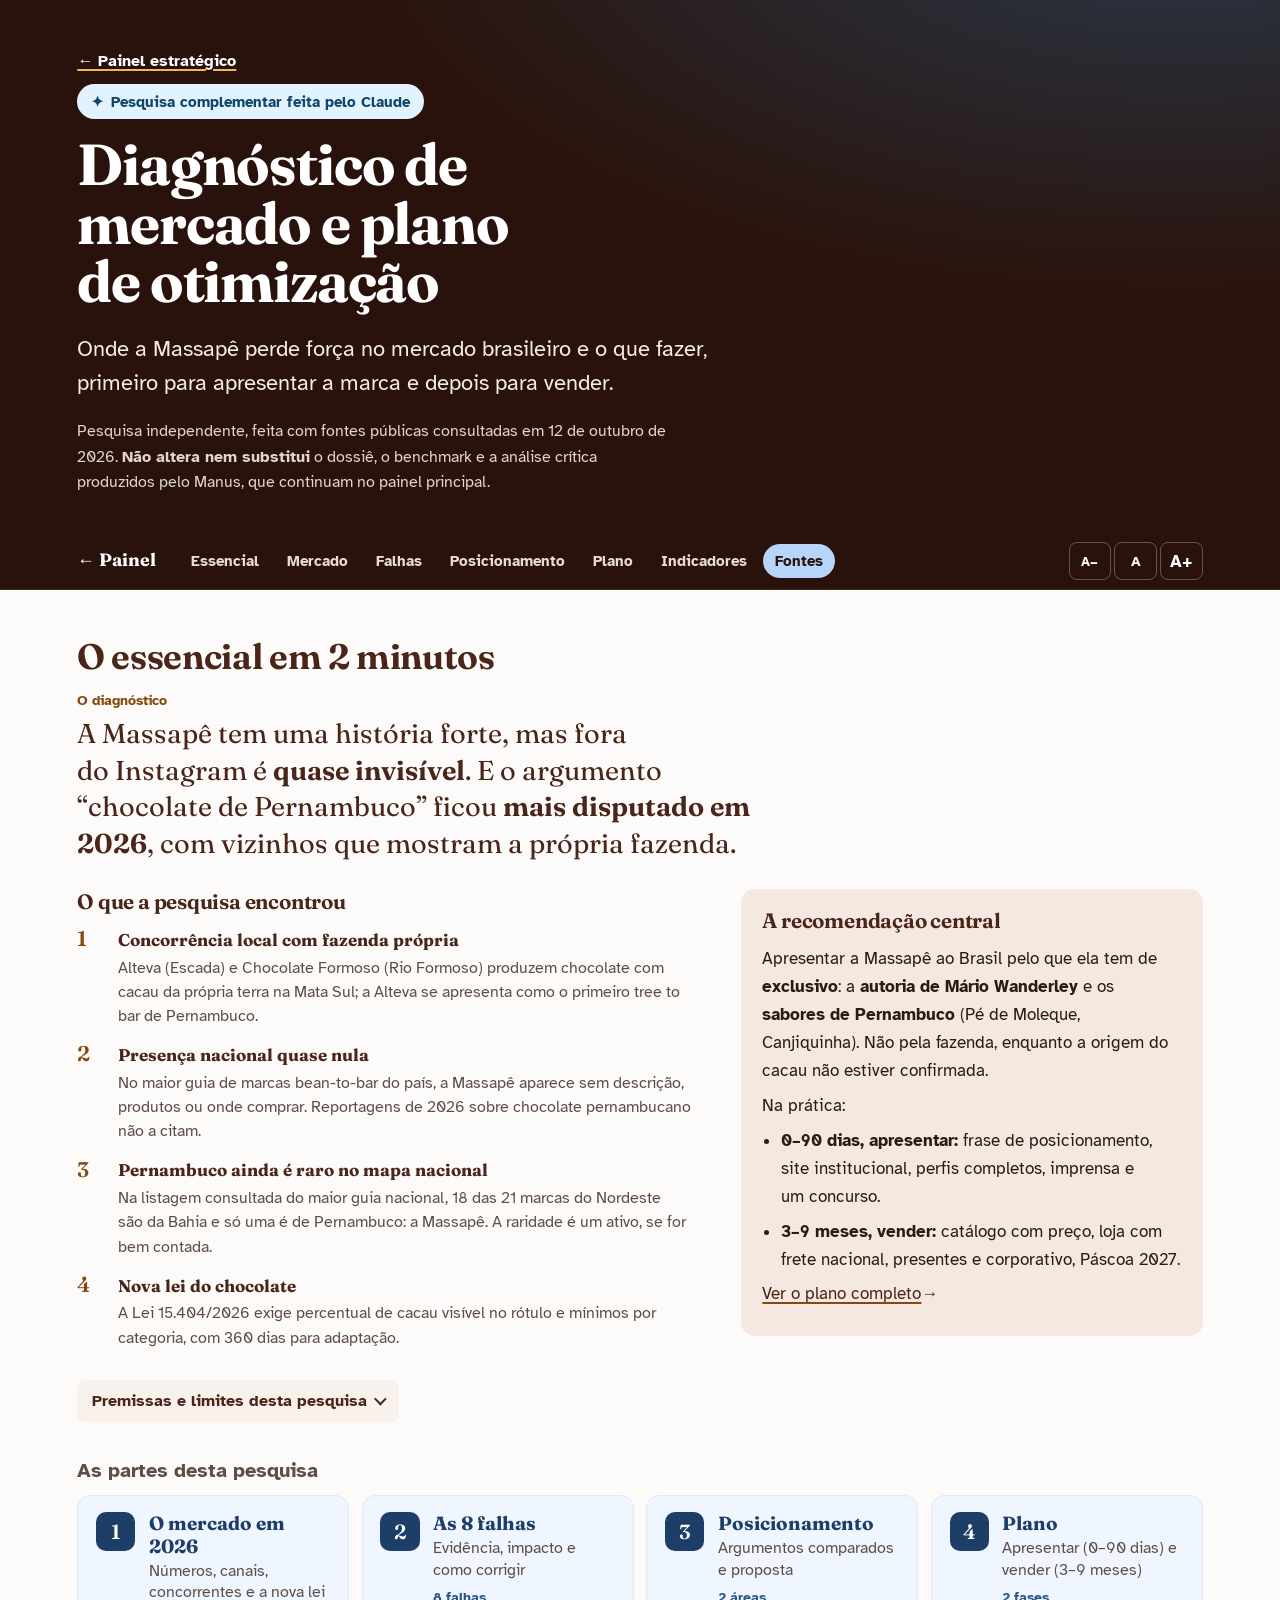
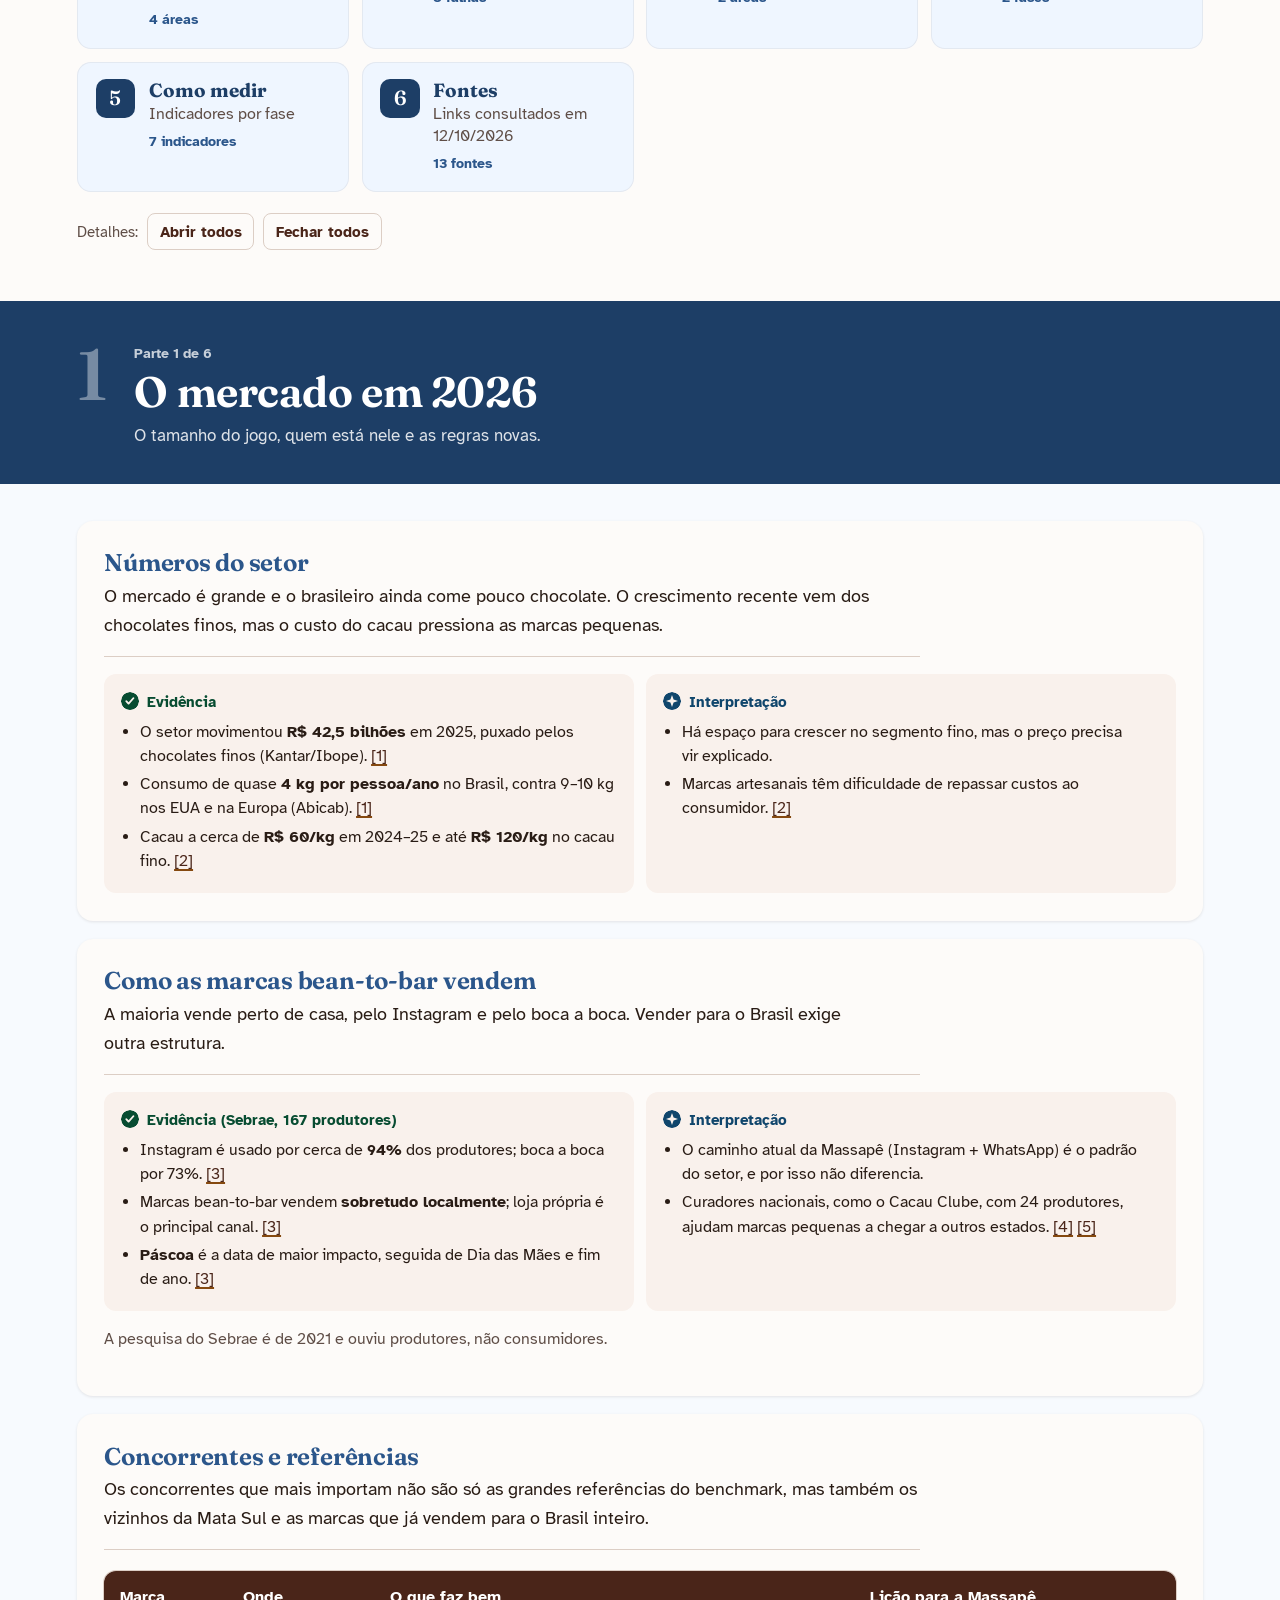
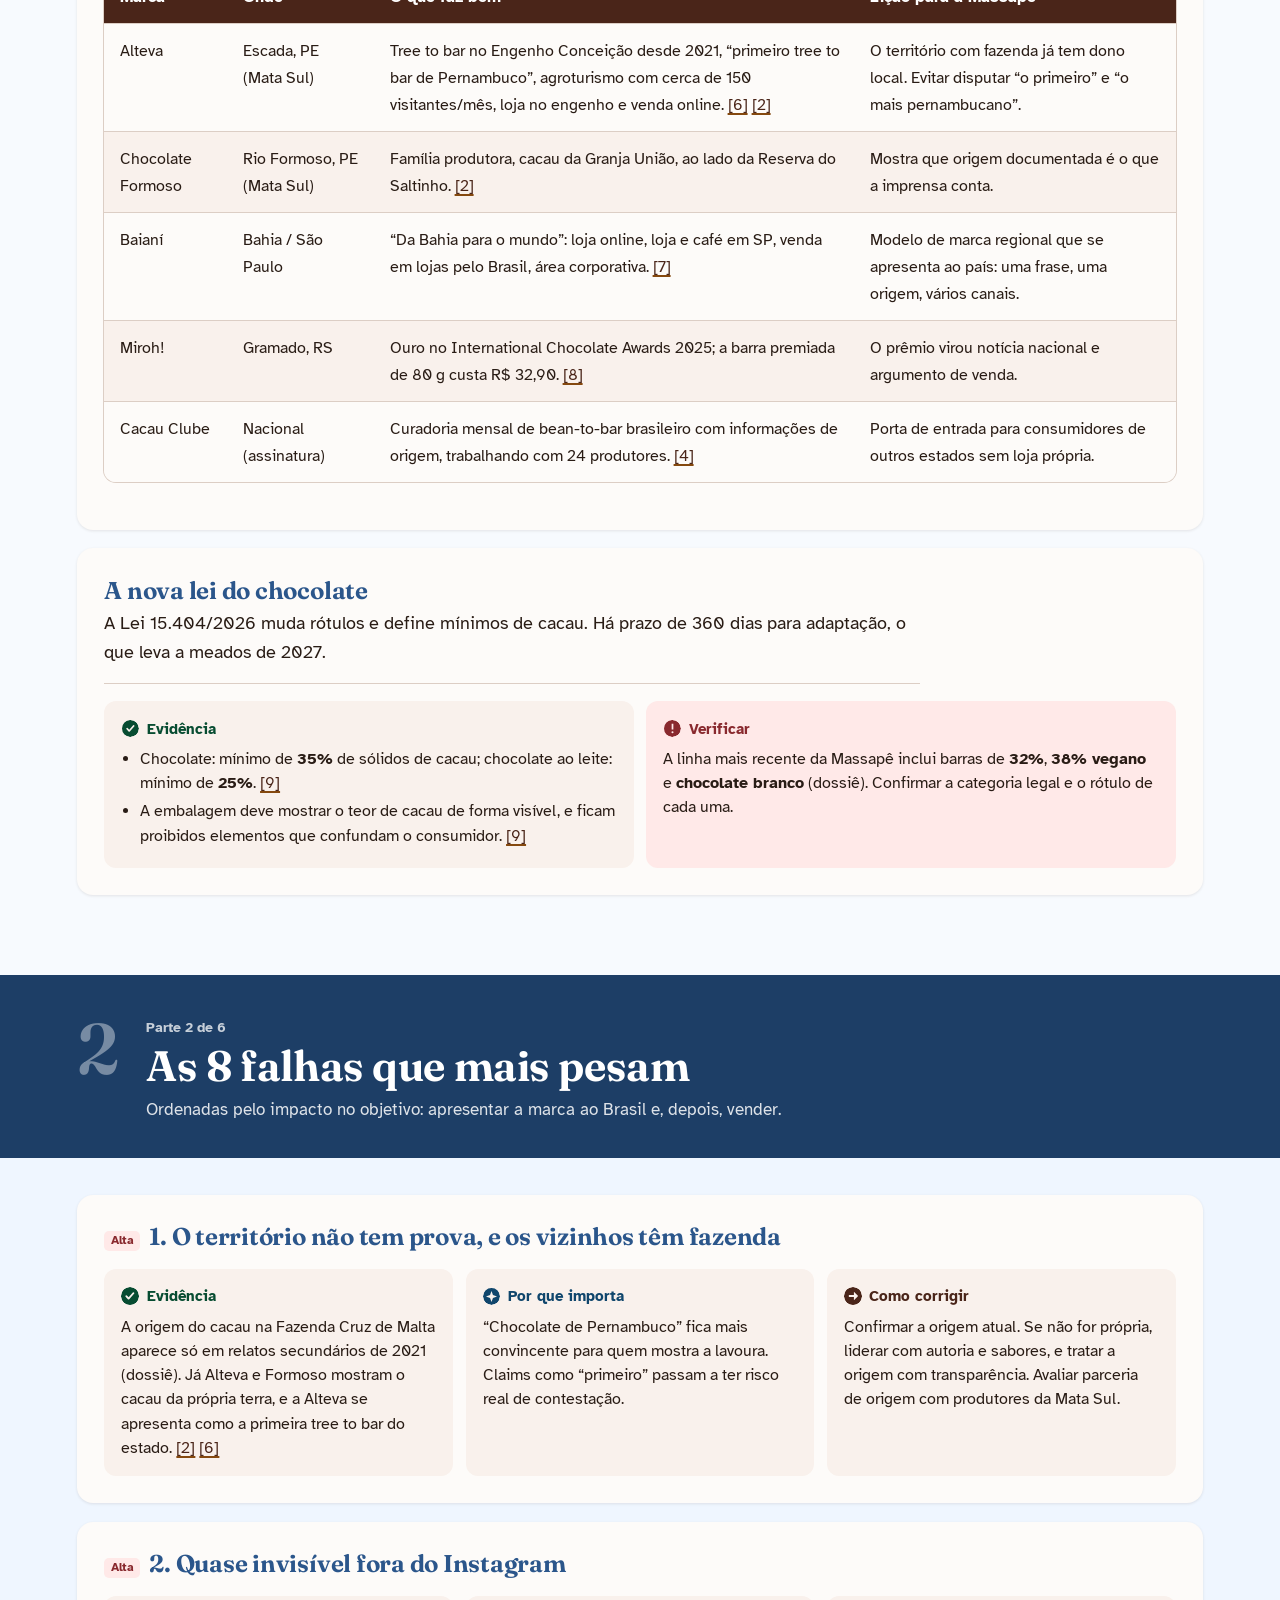
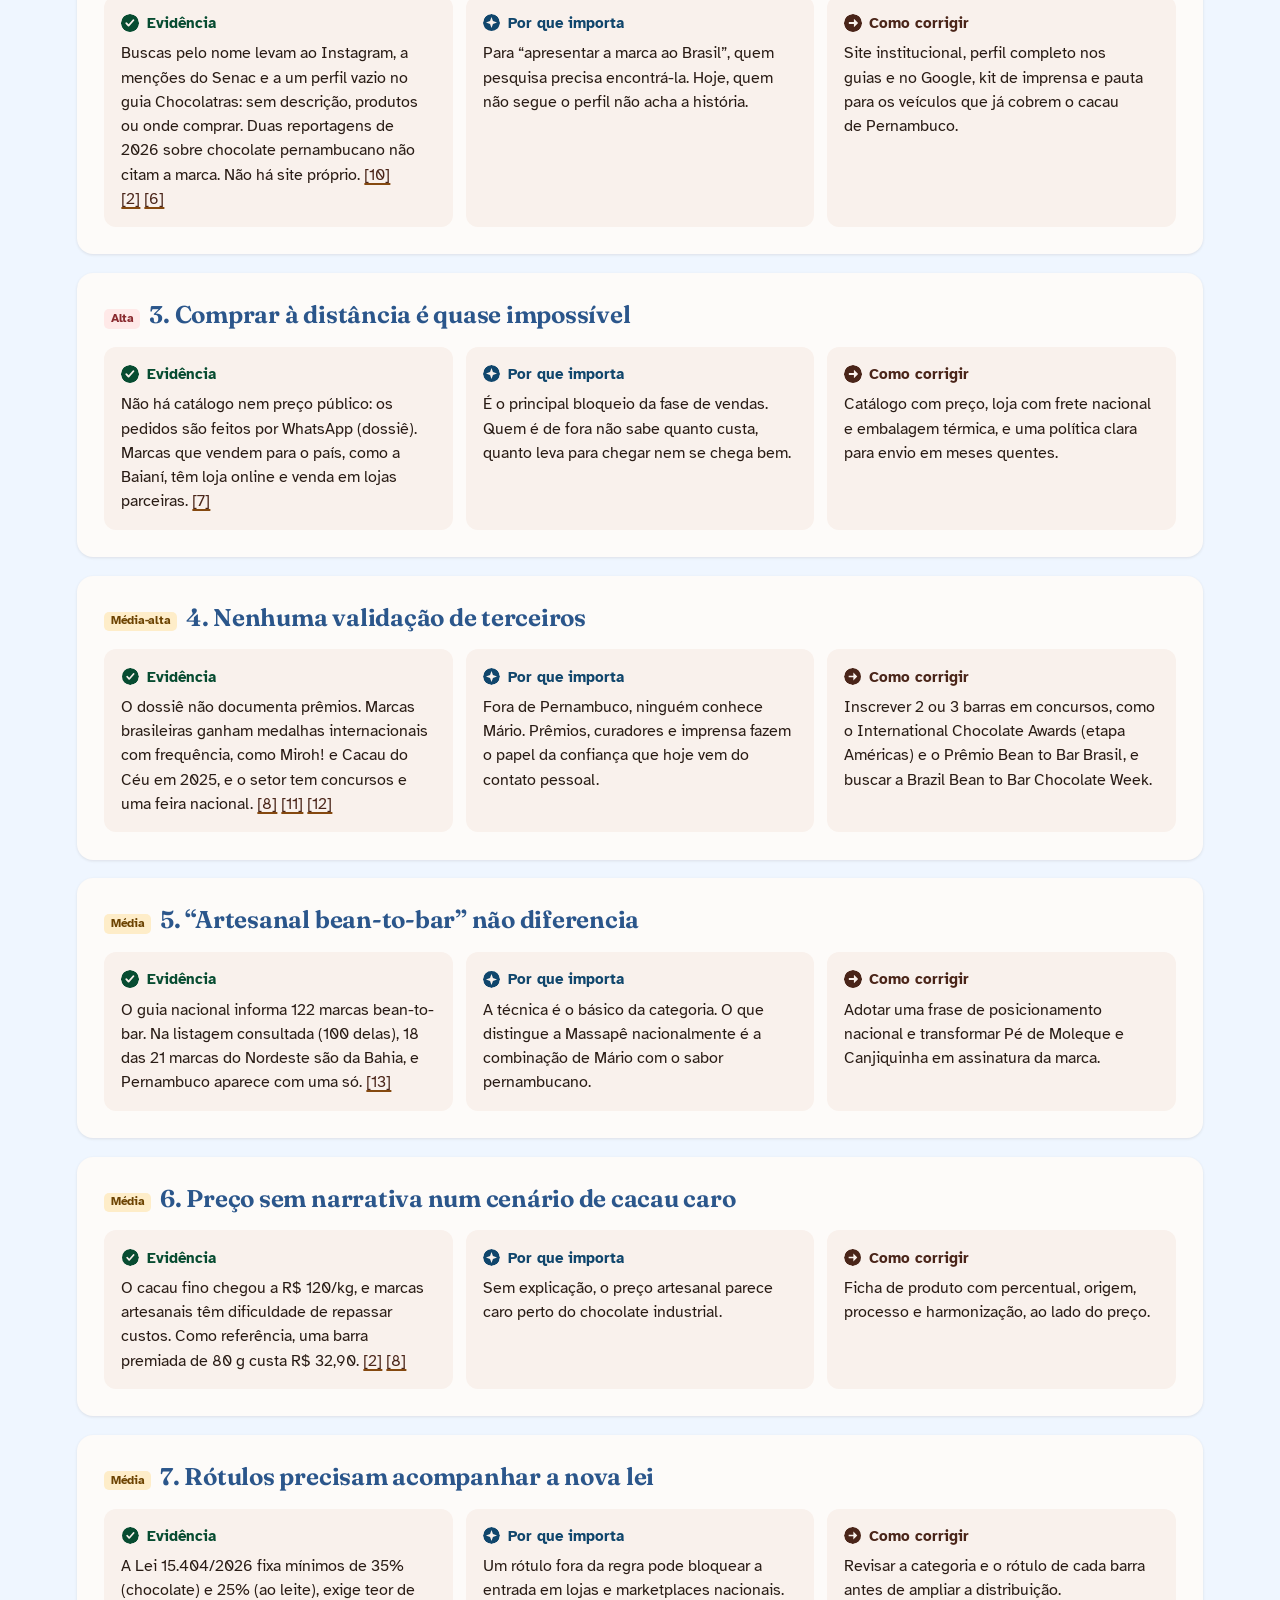
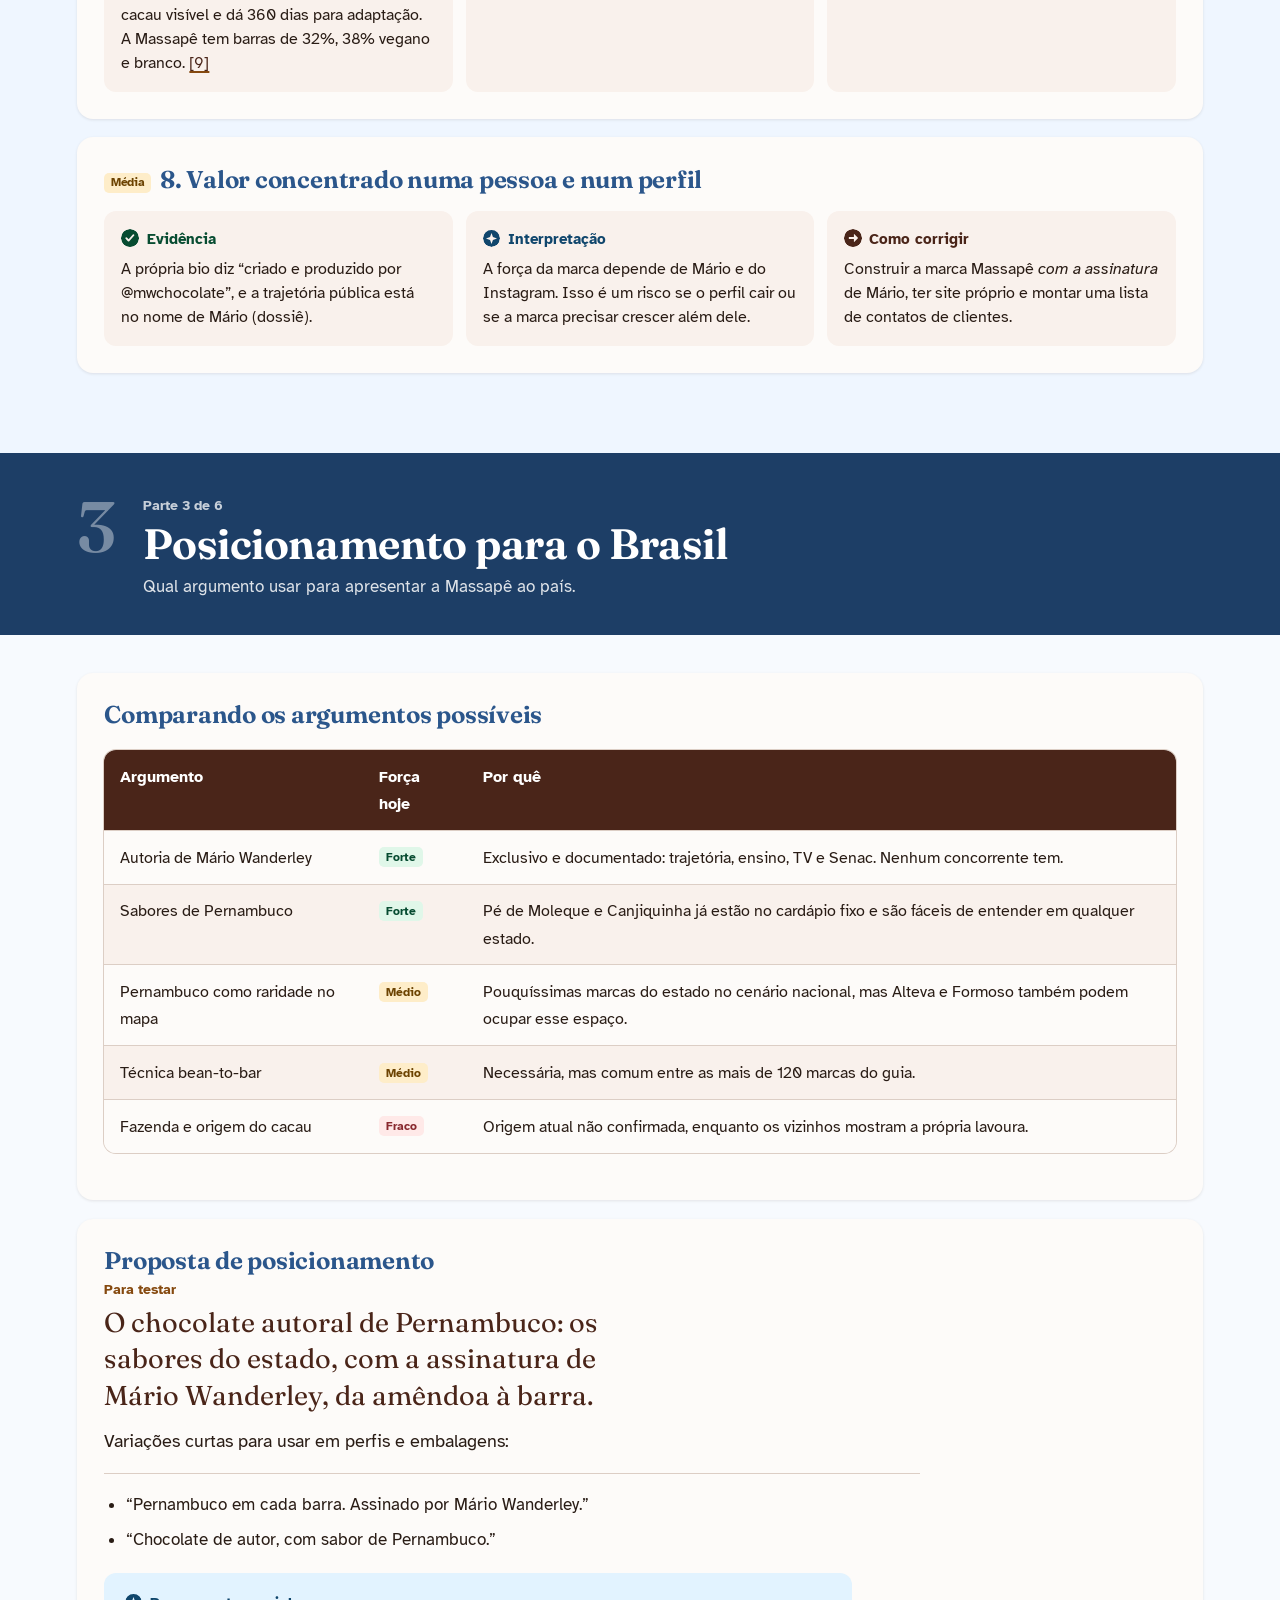
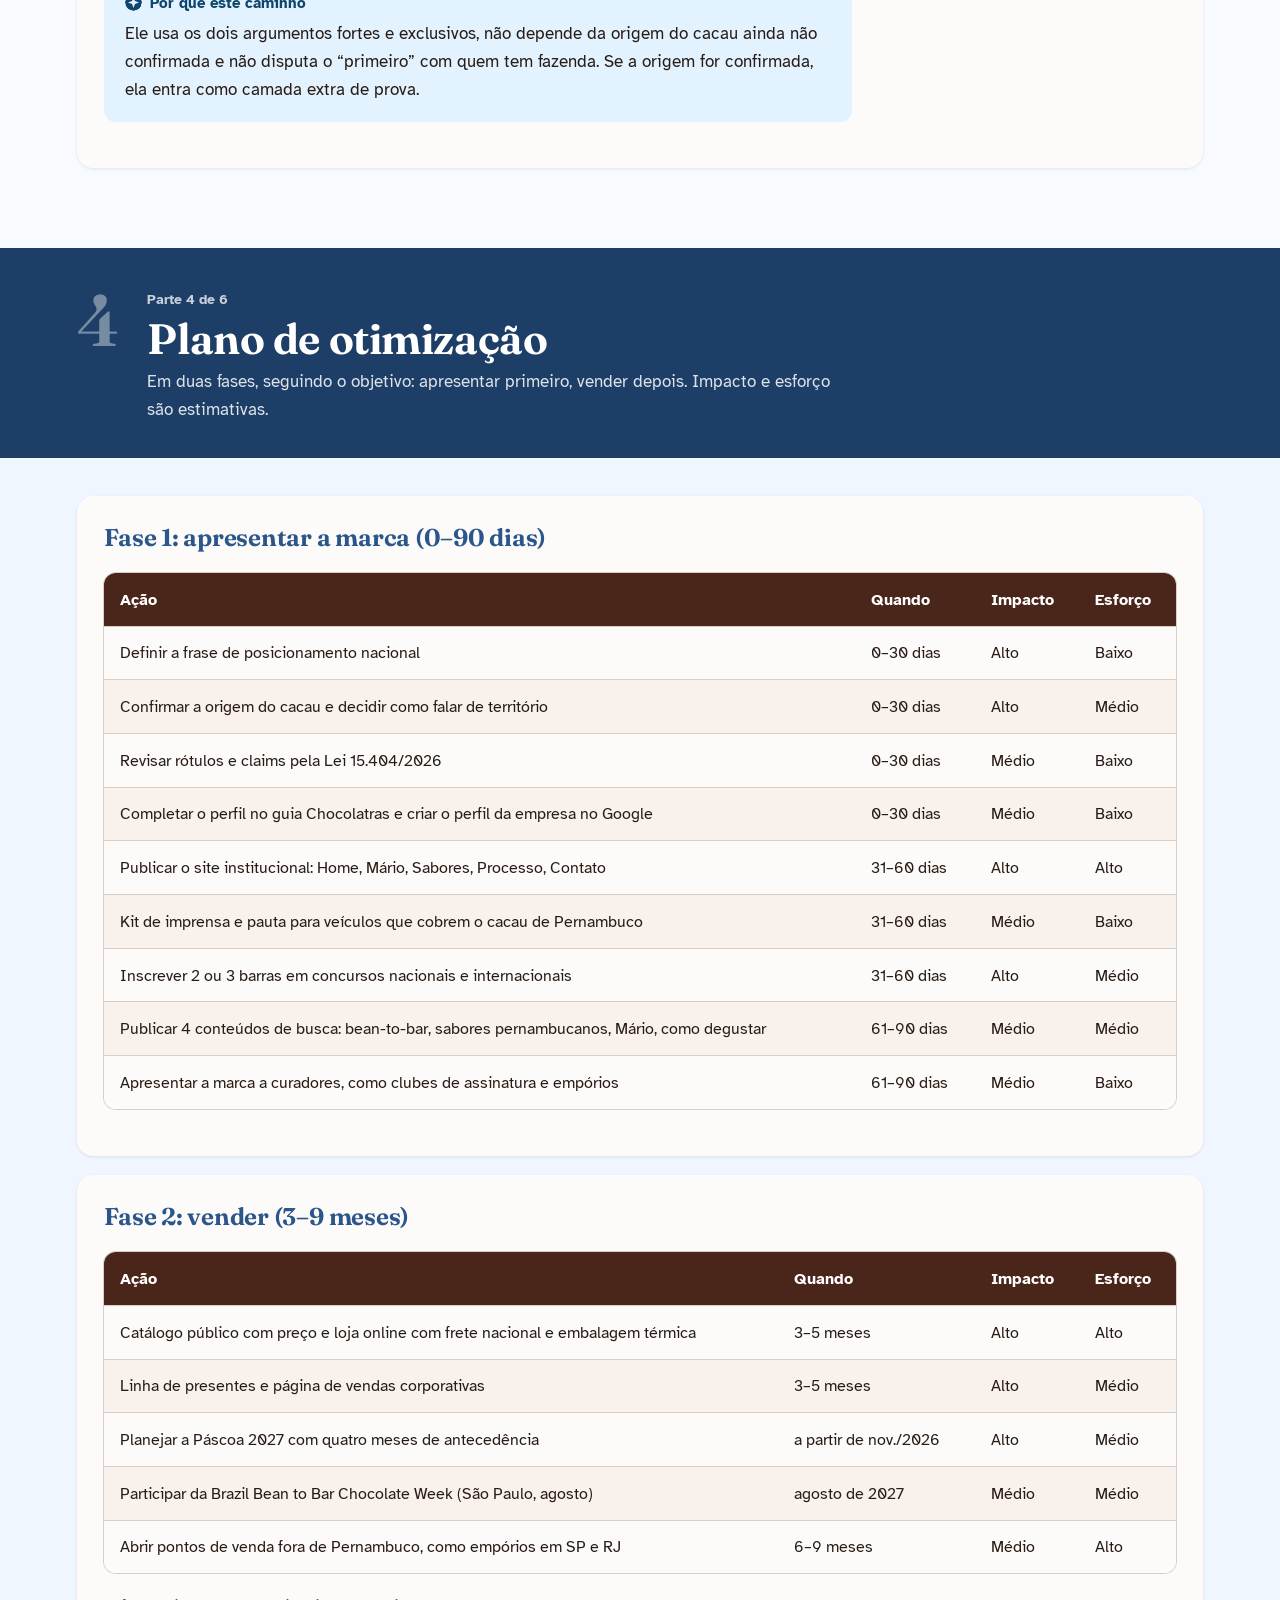
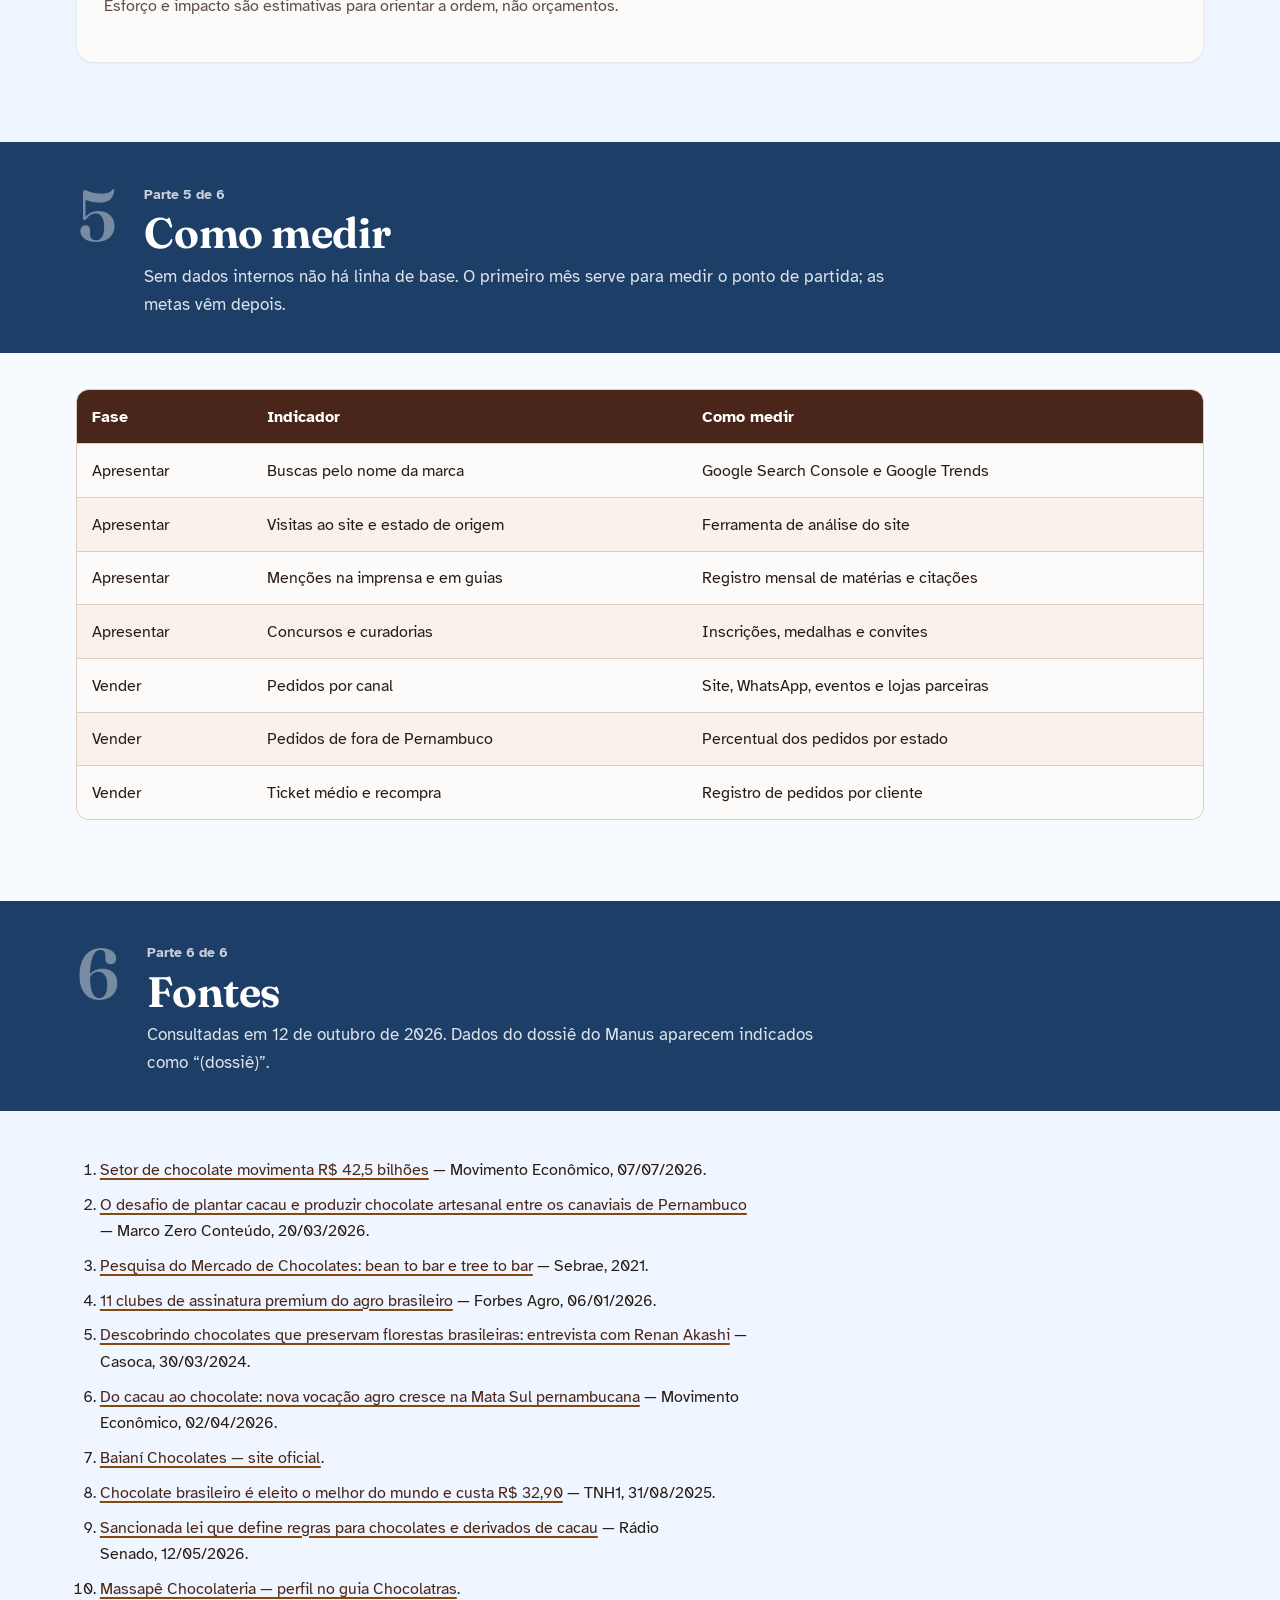
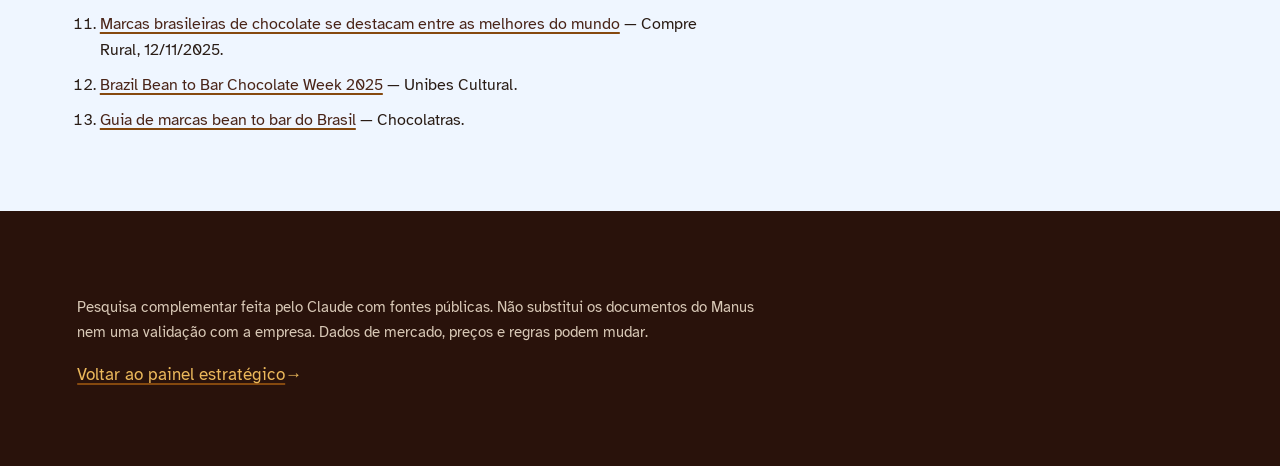
<file: pesquisa-claude-mercado.html>
<!doctype html>
<html lang="pt-BR">
<head>
<meta charset="utf-8">
<meta name="viewport" content="width=device-width, initial-scale=1">
<title>Pesquisa complementar (Claude) — Diagnóstico de mercado da Massapê</title>
<meta name="description" content="Pesquisa complementar feita pelo Claude com fontes públicas: falhas da marca no mercado nacional, concorrência, posicionamento e plano para apresentar e depois vender.">
<meta name="theme-color" content="#2b1813">
<link rel="icon" href="data:image/svg+xml,%3Csvg xmlns='http://www.w3.org/2000/svg' viewBox='0 0 32 32'%3E%3Crect width='32' height='32' rx='7' fill='%232b1813'/%3E%3Ctext x='16' y='23' font-family='Georgia,serif' font-size='20' font-weight='700' text-anchor='middle' fill='%23f0bf5a'%3EM%3C/text%3E%3C/svg%3E">
<script>try{var s=localStorage.getItem('massape-scale');if(s)document.documentElement.style.setProperty('--scale',s)}catch(e){}</script>
<link rel="preconnect" href="https://fonts.googleapis.com">
<link rel="preconnect" href="https://fonts.gstatic.com" crossorigin>
<link rel="stylesheet" href="https://fonts.googleapis.com/css2?family=Atkinson+Hyperlegible:ital,wght@0,400;0,700;1,400&family=Fraunces:ital,opsz,wght@0,9..144,500..700;1,9..144,500&display=swap">
<link rel="stylesheet" href="assets/site.css">
<script src="assets/site.js" defer></script>
</head>
<body>
<a class="skip" href="#conteudo">Pular para o conteúdo principal</a>

<header class="hero claude">
  <div class="wrap">
    <p class="hero-kicker"><a class="back" href="index.html">← Painel estratégico</a></p>
    <p class="author-badge"><span aria-hidden="true">✦</span> Pesquisa complementar feita pelo Claude</p>
    <h1>Diagnóstico de mercado e plano de otimização</h1>
    <p class="lead">Onde a Massapê perde força no mercado brasileiro e o que fazer, primeiro para apresentar a marca e depois para vender.</p>
    <p class="author-note">Pesquisa independente, feita com fontes públicas consultadas em 12 de outubro de 2026. <strong>Não altera nem substitui</strong> o dossiê, o benchmark e a análise crítica produzidos pelo Manus, que continuam no painel principal.</p>
  </div>
</header>

<div class="bar">
  <div class="wrap">
    <a class="bar-brand hide-sm" href="index.html" aria-label="Voltar ao painel estratégico">← Painel</a>
    <nav class="chips" data-spy aria-label="Partes da pesquisa">
      <a href="#essencial">Essencial</a>
      <a class="tone-claude" href="#mercado">Mercado</a>
      <a class="tone-claude" href="#falhas">Falhas</a>
      <a class="tone-claude" href="#posicionamento">Posicionamento</a>
      <a class="tone-claude" href="#plano">Plano</a>
      <a class="tone-claude" href="#indicadores">Indicadores</a>
      <a class="tone-claude" href="#fontes">Fontes</a>
    </nav>
    <div class="textsize" role="group" aria-label="Tamanho do texto">
      <button type="button" data-size="down" aria-label="Diminuir texto">A−</button>
      <button type="button" data-size="reset" aria-label="Tamanho normal do texto">A</button>
      <button type="button" data-size="up" aria-label="Aumentar texto">A+</button>
    </div>
    <p id="textsize-status" class="visually-hidden" aria-live="polite"></p>
  </div>
</div>

<main id="conteudo">

<!-- ===================== ESSENCIAL ===================== -->
<section id="essencial" class="block intro-block"><div class="wrap">
  <h2>O essencial em 2 minutos</h2>
  <p class="central"><span class="central-label">O diagnóstico</span>A Massapê tem uma história forte, mas fora do Instagram é <strong>quase invisível</strong>. E o argumento “chocolate de Pernambuco” ficou <strong>mais disputado em 2026</strong>, com vizinhos que mostram a própria fazenda.</p>

  <div class="ess-grid">
    <div class="ess-col">
      <h3>O que a pesquisa encontrou</h3>
      <ol class="opps compact">
        <li><h4>Concorrência local com fazenda própria</h4><p>Alteva (Escada) e Chocolate Formoso (Rio Formoso) produzem chocolate com cacau da própria terra na Mata Sul; a Alteva se apresenta como o primeiro tree to bar de Pernambuco.</p></li>
        <li><h4>Presença nacional quase nula</h4><p>No maior guia de marcas bean-to-bar do país, a Massapê aparece sem descrição, produtos ou onde comprar. Reportagens de 2026 sobre chocolate pernambucano não a citam.</p></li>
        <li><h4>Pernambuco ainda é raro no mapa nacional</h4><p>Na listagem consultada do maior guia nacional, 18 das 21 marcas do Nordeste são da Bahia e só uma é de Pernambuco: a Massapê. A raridade é um ativo, se for bem contada.</p></li>
        <li><h4>Nova lei do chocolate</h4><p>A Lei 15.404/2026 exige percentual de cacau visível no rótulo e mínimos por categoria, com 360 dias para adaptação.</p></li>
      </ol>
    </div>
    <div class="ess-col ess-reco">
      <h3>A recomendação central</h3>
      <p>Apresentar a Massapê ao Brasil pelo que ela tem de <strong>exclusivo</strong>: a <strong>autoria de Mário Wanderley</strong> e os <strong>sabores de Pernambuco</strong> (Pé de Moleque, Canjiquinha). Não pela fazenda, enquanto a origem do cacau não estiver confirmada.</p>
      <p>Na prática:</p>
      <ul>
        <li><strong>0–90 dias, apresentar:</strong> frase de posicionamento, site institucional, perfis completos, imprensa e um concurso.</li>
        <li><strong>3–9 meses, vender:</strong> catálogo com preço, loja com frete nacional, presentes e corporativo, Páscoa 2027.</li>
      </ul>
      <p><a class="arrow-link" href="#plano">Ver o plano completo</a></p>
    </div>
  </div>

  <details class="more" id="premissas">
    <summary>Premissas e limites desta pesquisa</summary>
    <div class="more-body">
      <ul class="prose">
        <li><strong>Objetivo considerado:</strong> primeiro apresentar a marca; depois, vender.</li>
        <li><strong>Mercado considerado:</strong> Brasil.</li>
        <li><strong>Dados:</strong> apenas fontes públicas na web. Não houve acesso a vendas, métricas do Instagram ou dados internos da Massapê.</li>
        <li><strong>Instagram:</strong> o perfil não pôde ser lido diretamente; as informações sobre ele vêm do dossiê do Manus.</li>
        <li><strong>Clientes:</strong> não houve entrevistas nem leitura de avaliações; as conclusões sobre comportamento de compra vêm de pesquisas de setor.</li>
        <li><strong>Leitura:</strong> como no restante do painel, cada ponto separa <em>evidência</em> (fato com fonte) de <em>interpretação</em> e <em>recomendação</em>.</li>
      </ul>
    </div>
  </details>
<nav class="chapter-map" aria-label="As partes desta pesquisa"><h2 class="map-title">As partes desta pesquisa</h2><div class="tiles"><a class="tile tone-claude" href="#mercado"><span class="tile-num">1</span><span class="tile-text"><strong>O mercado em 2026</strong><span>Números, canais, concorrentes e a nova lei</span><small>4 áreas</small></span></a><a class="tile tone-claude" href="#falhas"><span class="tile-num">2</span><span class="tile-text"><strong>As 8 falhas</strong><span>Evidência, impacto e como corrigir</span><small>8 falhas</small></span></a><a class="tile tone-claude" href="#posicionamento"><span class="tile-num">3</span><span class="tile-text"><strong>Posicionamento</strong><span>Argumentos comparados e proposta</span><small>2 áreas</small></span></a><a class="tile tone-claude" href="#plano"><span class="tile-num">4</span><span class="tile-text"><strong>Plano</strong><span>Apresentar (0–90 dias) e vender (3–9 meses)</span><small>2 fases</small></span></a><a class="tile tone-claude" href="#indicadores"><span class="tile-num">5</span><span class="tile-text"><strong>Como medir</strong><span>Indicadores por fase</span><small>7 indicadores</small></span></a><a class="tile tone-claude" href="#fontes"><span class="tile-num">6</span><span class="tile-text"><strong>Fontes</strong><span>Links consultados em 12/10/2026</span><small>13 fontes</small></span></a></div><div class="details-tools" role="group" aria-label="Detalhes"><span>Detalhes:</span><button type="button" data-details="open">Abrir todos</button><button type="button" data-details="close">Fechar todos</button></div></nav></div></section>


<!-- ===================== MERCADO ===================== -->
<section id="mercado" class="chapter tone-claude"><div class="chapter-band"><div class="wrap"><span class="chapter-num" aria-hidden="true">1</span><div class="chapter-titles"><p class="chapter-kicker">Parte 1 de 6</p><h2>O mercado em 2026</h2><p class="chapter-intro">O tamanho do jogo, quem está nele e as regras novas.</p></div></div></div><div class="chapter-body"><div class="wrap">

  <article id="numeros" class="area">
    <h3>Números do setor</h3>
    <p class="area-a">O mercado é grande e o brasileiro ainda come pouco chocolate. O crescimento recente vem dos chocolates finos, mas o custo do cacau pressiona as marcas pequenas.</p>
    <div class="area-cols">
      <div class="col fact"><span class="label">Evidência</span><ul>
        <li>O setor movimentou <strong>R$ 42,5 bilhões</strong> em 2025, puxado pelos chocolates finos (Kantar/Ibope). <a href="#f-mov">[1]</a></li>
        <li>Consumo de quase <strong>4 kg por pessoa/ano</strong> no Brasil, contra 9–10 kg nos EUA e na Europa (Abicab). <a href="#f-mov">[1]</a></li>
        <li>Cacau a cerca de <strong>R$ 60/kg</strong> em 2024–25 e até <strong>R$ 120/kg</strong> no cacau fino. <a href="#f-mz">[2]</a></li>
      </ul></div>
      <div class="col analysis"><span class="label">Interpretação</span><ul>
        <li>Há espaço para crescer no segmento fino, mas o preço precisa vir explicado.</li>
        <li>Marcas artesanais têm dificuldade de repassar custos ao consumidor. <a href="#f-mz">[2]</a></li>
      </ul></div>
    </div>
  </article>

  <article id="como-vende" class="area">
    <h3>Como as marcas bean-to-bar vendem</h3>
    <p class="area-a">A maioria vende perto de casa, pelo Instagram e pelo boca a boca. Vender para o Brasil exige outra estrutura.</p>
    <div class="area-cols">
      <div class="col fact"><span class="label">Evidência (Sebrae, 167 produtores)</span><ul>
        <li>Instagram é usado por cerca de <strong>94%</strong> dos produtores; boca a boca por 73%. <a href="#f-sebrae">[3]</a></li>
        <li>Marcas bean-to-bar vendem <strong>sobretudo localmente</strong>; loja própria é o principal canal. <a href="#f-sebrae">[3]</a></li>
        <li><strong>Páscoa</strong> é a data de maior impacto, seguida de Dia das Mães e fim de ano. <a href="#f-sebrae">[3]</a></li>
      </ul></div>
      <div class="col analysis"><span class="label">Interpretação</span><ul>
        <li>O caminho atual da Massapê (Instagram + WhatsApp) é o padrão do setor, e por isso não diferencia.</li>
        <li>Curadores nacionais, como o Cacau Clube, com 24 produtores, ajudam marcas pequenas a chegar a outros estados. <a href="#f-forbes">[4]</a> <a href="#f-casoca">[5]</a></li>
      </ul></div>
    </div>
    <p class="small">A pesquisa do Sebrae é de 2021 e ouviu produtores, não consumidores.</p>
  </article>

  <article id="concorrentes" class="area">
    <h3>Concorrentes e referências</h3>
    <p class="area-a">Os concorrentes que mais importam não são só as grandes referências do benchmark, mas também os vizinhos da Mata Sul e as marcas que já vendem para o Brasil inteiro.</p>
    <div class="table-wrap stack" role="region" aria-label="Concorrentes e referências" tabindex="0"><table><thead><tr><th>Marca</th><th>Onde</th><th>O que faz bem</th><th>Lição para a Massapê</th></tr></thead><tbody>
      <tr><td data-label="Marca">Alteva</td><td data-label="Onde">Escada, PE (Mata Sul)</td><td data-label="O que faz bem">Tree to bar no Engenho Conceição desde 2021, “primeiro tree to bar de Pernambuco”, agroturismo com cerca de 150 visitantes/mês, loja no engenho e venda online. <a href="#f-me">[6]</a> <a href="#f-mz">[2]</a></td><td data-label="Lição para a Massapê">O território com fazenda já tem dono local. Evitar disputar “o primeiro” e “o mais pernambucano”.</td></tr>
      <tr><td data-label="Marca">Chocolate Formoso</td><td data-label="Onde">Rio Formoso, PE (Mata Sul)</td><td data-label="O que faz bem">Família produtora, cacau da Granja União, ao lado da Reserva do Saltinho. <a href="#f-mz">[2]</a></td><td data-label="Lição para a Massapê">Mostra que origem documentada é o que a imprensa conta.</td></tr>
      <tr><td data-label="Marca">Baianí</td><td data-label="Onde">Bahia / São Paulo</td><td data-label="O que faz bem">“Da Bahia para o mundo”: loja online, loja e café em SP, venda em lojas pelo Brasil, área corporativa. <a href="#f-baiani">[7]</a></td><td data-label="Lição para a Massapê">Modelo de marca regional que se apresenta ao país: uma frase, uma origem, vários canais.</td></tr>
      <tr><td data-label="Marca">Miroh!</td><td data-label="Onde">Gramado, RS</td><td data-label="O que faz bem">Ouro no International Chocolate Awards 2025; a barra premiada de 80 g custa R$ 32,90. <a href="#f-tnh">[8]</a></td><td data-label="Lição para a Massapê">O prêmio virou notícia nacional e argumento de venda.</td></tr>
      <tr><td data-label="Marca">Cacau Clube</td><td data-label="Onde">Nacional (assinatura)</td><td data-label="O que faz bem">Curadoria mensal de bean-to-bar brasileiro com informações de origem, trabalhando com 24 produtores. <a href="#f-forbes">[4]</a></td><td data-label="Lição para a Massapê">Porta de entrada para consumidores de outros estados sem loja própria.</td></tr>
    </tbody></table></div>
  </article>

  <article id="lei" class="area">
    <h3>A nova lei do chocolate</h3>
    <p class="area-a">A Lei 15.404/2026 muda rótulos e define mínimos de cacau. Há prazo de 360 dias para adaptação, o que leva a meados de 2027.</p>
    <div class="area-cols">
      <div class="col fact"><span class="label">Evidência</span><ul>
        <li>Chocolate: mínimo de <strong>35%</strong> de sólidos de cacau; chocolate ao leite: mínimo de <strong>25%</strong>. <a href="#f-senado">[9]</a></li>
        <li>A embalagem deve mostrar o teor de cacau de forma visível, e ficam proibidos elementos que confundam o consumidor. <a href="#f-senado">[9]</a></li>
      </ul></div>
      <div class="col pending"><span class="label">Verificar</span><p>A linha mais recente da Massapê inclui barras de <strong>32%</strong>, <strong>38% vegano</strong> e <strong>chocolate branco</strong> (dossiê). Confirmar a categoria legal e o rótulo de cada uma.</p></div>
    </div>
  </article>
</div></div></section>

<!-- ===================== FALHAS ===================== -->
<section id="falhas" class="chapter tone-claude"><div class="chapter-band"><div class="wrap"><span class="chapter-num" aria-hidden="true">2</span><div class="chapter-titles"><p class="chapter-kicker">Parte 2 de 6</p><h2>As 8 falhas que mais pesam</h2><p class="chapter-intro">Ordenadas pelo impacto no objetivo: apresentar a marca ao Brasil e, depois, vender.</p></div></div></div><div class="chapter-body"><div class="wrap">

  <article id="falha-1" class="area">
    <h3><span class="tag high">Alta</span> 1. O território não tem prova, e os vizinhos têm fazenda</h3>
    <div class="area-cols">
      <div class="col fact"><span class="label">Evidência</span><p>A origem do cacau na Fazenda Cruz de Malta aparece só em relatos secundários de 2021 (dossiê). Já Alteva e Formoso mostram o cacau da própria terra, e a Alteva se apresenta como a primeira tree to bar do estado. <a href="#f-mz">[2]</a> <a href="#f-me">[6]</a></p></div>
      <div class="col analysis"><span class="label">Por que importa</span><p>“Chocolate de Pernambuco” fica mais convincente para quem mostra a lavoura. Claims como “primeiro” passam a ter risco real de contestação.</p></div>
      <div class="col reco"><span class="label">Como corrigir</span><p>Confirmar a origem atual. Se não for própria, liderar com autoria e sabores, e tratar a origem com transparência. Avaliar parceria de origem com produtores da Mata Sul.</p></div>
    </div>
  </article>

  <article id="falha-2" class="area">
    <h3><span class="tag high">Alta</span> 2. Quase invisível fora do Instagram</h3>
    <div class="area-cols">
      <div class="col fact"><span class="label">Evidência</span><p>Buscas pelo nome levam ao Instagram, a menções do Senac e a um perfil vazio no guia Chocolatras: sem descrição, produtos ou onde comprar. Duas reportagens de 2026 sobre chocolate pernambucano não citam a marca. Não há site próprio. <a href="#f-choco">[10]</a> <a href="#f-mz">[2]</a> <a href="#f-me">[6]</a></p></div>
      <div class="col analysis"><span class="label">Por que importa</span><p>Para “apresentar a marca ao Brasil”, quem pesquisa precisa encontrá-la. Hoje, quem não segue o perfil não acha a história.</p></div>
      <div class="col reco"><span class="label">Como corrigir</span><p>Site institucional, perfil completo nos guias e no Google, kit de imprensa e pauta para os veículos que já cobrem o cacau de Pernambuco.</p></div>
    </div>
  </article>

  <article id="falha-3" class="area">
    <h3><span class="tag high">Alta</span> 3. Comprar à distância é quase impossível</h3>
    <div class="area-cols">
      <div class="col fact"><span class="label">Evidência</span><p>Não há catálogo nem preço público: os pedidos são feitos por WhatsApp (dossiê). Marcas que vendem para o país, como a Baianí, têm loja online e venda em lojas parceiras. <a href="#f-baiani">[7]</a></p></div>
      <div class="col analysis"><span class="label">Por que importa</span><p>É o principal bloqueio da fase de vendas. Quem é de fora não sabe quanto custa, quanto leva para chegar nem se chega bem.</p></div>
      <div class="col reco"><span class="label">Como corrigir</span><p>Catálogo com preço, loja com frete nacional e embalagem térmica, e uma política clara para envio em meses quentes.</p></div>
    </div>
  </article>

  <article id="falha-4" class="area">
    <h3><span class="tag mid">Média-alta</span> 4. Nenhuma validação de terceiros</h3>
    <div class="area-cols">
      <div class="col fact"><span class="label">Evidência</span><p>O dossiê não documenta prêmios. Marcas brasileiras ganham medalhas internacionais com frequência, como Miroh! e Cacau do Céu em 2025, e o setor tem concursos e uma feira nacional. <a href="#f-tnh">[8]</a> <a href="#f-cr">[11]</a> <a href="#f-week">[12]</a></p></div>
      <div class="col analysis"><span class="label">Por que importa</span><p>Fora de Pernambuco, ninguém conhece Mário. Prêmios, curadores e imprensa fazem o papel da confiança que hoje vem do contato pessoal.</p></div>
      <div class="col reco"><span class="label">Como corrigir</span><p>Inscrever 2 ou 3 barras em concursos, como o International Chocolate Awards (etapa Américas) e o Prêmio Bean to Bar Brasil, e buscar a Brazil Bean to Bar Chocolate Week.</p></div>
    </div>
  </article>

  <article id="falha-5" class="area">
    <h3><span class="tag mid">Média</span> 5. “Artesanal bean-to-bar” não diferencia</h3>
    <div class="area-cols">
      <div class="col fact"><span class="label">Evidência</span><p>O guia nacional informa 122 marcas bean-to-bar. Na listagem consultada (100 delas), 18 das 21 marcas do Nordeste são da Bahia, e Pernambuco aparece com uma só. <a href="#f-guia">[13]</a></p></div>
      <div class="col analysis"><span class="label">Por que importa</span><p>A técnica é o básico da categoria. O que distingue a Massapê nacionalmente é a combinação de Mário com o sabor pernambucano.</p></div>
      <div class="col reco"><span class="label">Como corrigir</span><p>Adotar uma frase de posicionamento nacional e transformar Pé de Moleque e Canjiquinha em assinatura da marca.</p></div>
    </div>
  </article>

  <article id="falha-6" class="area">
    <h3><span class="tag mid">Média</span> 6. Preço sem narrativa num cenário de cacau caro</h3>
    <div class="area-cols">
      <div class="col fact"><span class="label">Evidência</span><p>O cacau fino chegou a R$ 120/kg, e marcas artesanais têm dificuldade de repassar custos. Como referência, uma barra premiada de 80 g custa R$ 32,90. <a href="#f-mz">[2]</a> <a href="#f-tnh">[8]</a></p></div>
      <div class="col analysis"><span class="label">Por que importa</span><p>Sem explicação, o preço artesanal parece caro perto do chocolate industrial.</p></div>
      <div class="col reco"><span class="label">Como corrigir</span><p>Ficha de produto com percentual, origem, processo e harmonização, ao lado do preço.</p></div>
    </div>
  </article>

  <article id="falha-7" class="area">
    <h3><span class="tag mid">Média</span> 7. Rótulos precisam acompanhar a nova lei</h3>
    <div class="area-cols">
      <div class="col fact"><span class="label">Evidência</span><p>A Lei 15.404/2026 fixa mínimos de 35% (chocolate) e 25% (ao leite), exige teor de cacau visível e dá 360 dias para adaptação. A Massapê tem barras de 32%, 38% vegano e branco. <a href="#f-senado">[9]</a></p></div>
      <div class="col analysis"><span class="label">Por que importa</span><p>Um rótulo fora da regra pode bloquear a entrada em lojas e marketplaces nacionais.</p></div>
      <div class="col reco"><span class="label">Como corrigir</span><p>Revisar a categoria e o rótulo de cada barra antes de ampliar a distribuição.</p></div>
    </div>
  </article>

  <article id="falha-8" class="area">
    <h3><span class="tag mid">Média</span> 8. Valor concentrado numa pessoa e num perfil</h3>
    <div class="area-cols">
      <div class="col fact"><span class="label">Evidência</span><p>A própria bio diz “criado e produzido por @mwchocolate”, e a trajetória pública está no nome de Mário (dossiê).</p></div>
      <div class="col analysis"><span class="label">Interpretação</span><p>A força da marca depende de Mário e do Instagram. Isso é um risco se o perfil cair ou se a marca precisar crescer além dele.</p></div>
      <div class="col reco"><span class="label">Como corrigir</span><p>Construir a marca Massapê <em>com a assinatura</em> de Mário, ter site próprio e montar uma lista de contatos de clientes.</p></div>
    </div>
  </article>
</div></div></section>

<!-- ===================== POSICIONAMENTO ===================== -->
<section id="posicionamento" class="chapter tone-claude"><div class="chapter-band"><div class="wrap"><span class="chapter-num" aria-hidden="true">3</span><div class="chapter-titles"><p class="chapter-kicker">Parte 3 de 6</p><h2>Posicionamento para o Brasil</h2><p class="chapter-intro">Qual argumento usar para apresentar a Massapê ao país.</p></div></div></div><div class="chapter-body"><div class="wrap">

  <article id="argumentos" class="area">
    <h3>Comparando os argumentos possíveis</h3>
    <div class="table-wrap stack" role="region" aria-label="Comparação de argumentos de posicionamento" tabindex="0"><table><thead><tr><th>Argumento</th><th>Força hoje</th><th>Por quê</th></tr></thead><tbody>
      <tr><td data-label="Argumento">Autoria de Mário Wanderley</td><td data-label="Força hoje"><span class="tag high-good">Forte</span></td><td data-label="Por quê">Exclusivo e documentado: trajetória, ensino, TV e Senac. Nenhum concorrente tem.</td></tr>
      <tr><td data-label="Argumento">Sabores de Pernambuco</td><td data-label="Força hoje"><span class="tag high-good">Forte</span></td><td data-label="Por quê">Pé de Moleque e Canjiquinha já estão no cardápio fixo e são fáceis de entender em qualquer estado.</td></tr>
      <tr><td data-label="Argumento">Pernambuco como raridade no mapa</td><td data-label="Força hoje"><span class="tag mid">Médio</span></td><td data-label="Por quê">Pouquíssimas marcas do estado no cenário nacional, mas Alteva e Formoso também podem ocupar esse espaço.</td></tr>
      <tr><td data-label="Argumento">Técnica bean-to-bar</td><td data-label="Força hoje"><span class="tag mid">Médio</span></td><td data-label="Por quê">Necessária, mas comum entre as mais de 120 marcas do guia.</td></tr>
      <tr><td data-label="Argumento">Fazenda e origem do cacau</td><td data-label="Força hoje"><span class="tag high">Fraco</span></td><td data-label="Por quê">Origem atual não confirmada, enquanto os vizinhos mostram a própria lavoura.</td></tr>
    </tbody></table></div>
  </article>

  <article id="frase" class="area">
    <h3>Proposta de posicionamento</h3>
    <p class="central"><span class="central-label">Para testar</span>O chocolate autoral de Pernambuco: os sabores do estado, com a assinatura de Mário Wanderley, da amêndoa à barra.</p>
    <p class="area-a">Variações curtas para usar em perfis e embalagens:</p>
    <ul class="prose">
      <li>“Pernambuco em cada barra. Assinado por Mário Wanderley.”</li>
      <li>“Chocolate de autor, com sabor de Pernambuco.”</li>
    </ul>
    <div class="analysis"><span class="label">Por que este caminho</span>Ele usa os dois argumentos fortes e exclusivos, não depende da origem do cacau ainda não confirmada e não disputa o “primeiro” com quem tem fazenda. Se a origem for confirmada, ela entra como camada extra de prova.</div>
  </article>
</div></div></section>

<!-- ===================== PLANO ===================== -->
<section id="plano" class="chapter tone-claude"><div class="chapter-band"><div class="wrap"><span class="chapter-num" aria-hidden="true">4</span><div class="chapter-titles"><p class="chapter-kicker">Parte 4 de 6</p><h2>Plano de otimização</h2><p class="chapter-intro">Em duas fases, seguindo o objetivo: apresentar primeiro, vender depois. Impacto e esforço são estimativas.</p></div></div></div><div class="chapter-body"><div class="wrap">

  <article id="fase-1" class="area">
    <h3>Fase 1: apresentar a marca (0–90 dias)</h3>
    <div class="table-wrap stack" role="region" aria-label="Plano da fase 1" tabindex="0"><table><thead><tr><th>Ação</th><th>Quando</th><th>Impacto</th><th>Esforço</th></tr></thead><tbody>
      <tr><td data-label="Ação">Definir a frase de posicionamento nacional</td><td data-label="Quando">0–30 dias</td><td data-label="Impacto">Alto</td><td data-label="Esforço">Baixo</td></tr>
      <tr><td data-label="Ação">Confirmar a origem do cacau e decidir como falar de território</td><td data-label="Quando">0–30 dias</td><td data-label="Impacto">Alto</td><td data-label="Esforço">Médio</td></tr>
      <tr><td data-label="Ação">Revisar rótulos e claims pela Lei 15.404/2026</td><td data-label="Quando">0–30 dias</td><td data-label="Impacto">Médio</td><td data-label="Esforço">Baixo</td></tr>
      <tr><td data-label="Ação">Completar o perfil no guia Chocolatras e criar o perfil da empresa no Google</td><td data-label="Quando">0–30 dias</td><td data-label="Impacto">Médio</td><td data-label="Esforço">Baixo</td></tr>
      <tr><td data-label="Ação">Publicar o site institucional: Home, Mário, Sabores, Processo, Contato</td><td data-label="Quando">31–60 dias</td><td data-label="Impacto">Alto</td><td data-label="Esforço">Alto</td></tr>
      <tr><td data-label="Ação">Kit de imprensa e pauta para veículos que cobrem o cacau de Pernambuco</td><td data-label="Quando">31–60 dias</td><td data-label="Impacto">Médio</td><td data-label="Esforço">Baixo</td></tr>
      <tr><td data-label="Ação">Inscrever 2 ou 3 barras em concursos nacionais e internacionais</td><td data-label="Quando">31–60 dias</td><td data-label="Impacto">Alto</td><td data-label="Esforço">Médio</td></tr>
      <tr><td data-label="Ação">Publicar 4 conteúdos de busca: bean-to-bar, sabores pernambucanos, Mário, como degustar</td><td data-label="Quando">61–90 dias</td><td data-label="Impacto">Médio</td><td data-label="Esforço">Médio</td></tr>
      <tr><td data-label="Ação">Apresentar a marca a curadores, como clubes de assinatura e empórios</td><td data-label="Quando">61–90 dias</td><td data-label="Impacto">Médio</td><td data-label="Esforço">Baixo</td></tr>
    </tbody></table></div>
  </article>

  <article id="fase-2" class="area">
    <h3>Fase 2: vender (3–9 meses)</h3>
    <div class="table-wrap stack" role="region" aria-label="Plano da fase 2" tabindex="0"><table><thead><tr><th>Ação</th><th>Quando</th><th>Impacto</th><th>Esforço</th></tr></thead><tbody>
      <tr><td data-label="Ação">Catálogo público com preço e loja online com frete nacional e embalagem térmica</td><td data-label="Quando">3–5 meses</td><td data-label="Impacto">Alto</td><td data-label="Esforço">Alto</td></tr>
      <tr><td data-label="Ação">Linha de presentes e página de vendas corporativas</td><td data-label="Quando">3–5 meses</td><td data-label="Impacto">Alto</td><td data-label="Esforço">Médio</td></tr>
      <tr><td data-label="Ação">Planejar a Páscoa 2027 com quatro meses de antecedência</td><td data-label="Quando">a partir de nov./2026</td><td data-label="Impacto">Alto</td><td data-label="Esforço">Médio</td></tr>
      <tr><td data-label="Ação">Participar da Brazil Bean to Bar Chocolate Week (São Paulo, agosto)</td><td data-label="Quando">agosto de 2027</td><td data-label="Impacto">Médio</td><td data-label="Esforço">Médio</td></tr>
      <tr><td data-label="Ação">Abrir pontos de venda fora de Pernambuco, como empórios em SP e RJ</td><td data-label="Quando">6–9 meses</td><td data-label="Impacto">Médio</td><td data-label="Esforço">Alto</td></tr>
    </tbody></table></div>
    <p class="small">Esforço e impacto são estimativas para orientar a ordem, não orçamentos.</p>
  </article>
</div></div></section>

<!-- ===================== INDICADORES ===================== -->
<section id="indicadores" class="chapter tone-claude"><div class="chapter-band"><div class="wrap"><span class="chapter-num" aria-hidden="true">5</span><div class="chapter-titles"><p class="chapter-kicker">Parte 5 de 6</p><h2>Como medir</h2><p class="chapter-intro">Sem dados internos não há linha de base. O primeiro mês serve para medir o ponto de partida; as metas vêm depois.</p></div></div></div><div class="chapter-body"><div class="wrap">
  <div class="table-wrap stack" role="region" aria-label="Indicadores" tabindex="0"><table><thead><tr><th>Fase</th><th>Indicador</th><th>Como medir</th></tr></thead><tbody>
    <tr><td data-label="Fase">Apresentar</td><td data-label="Indicador">Buscas pelo nome da marca</td><td data-label="Como medir">Google Search Console e Google Trends</td></tr>
    <tr><td data-label="Fase">Apresentar</td><td data-label="Indicador">Visitas ao site e estado de origem</td><td data-label="Como medir">Ferramenta de análise do site</td></tr>
    <tr><td data-label="Fase">Apresentar</td><td data-label="Indicador">Menções na imprensa e em guias</td><td data-label="Como medir">Registro mensal de matérias e citações</td></tr>
    <tr><td data-label="Fase">Apresentar</td><td data-label="Indicador">Concursos e curadorias</td><td data-label="Como medir">Inscrições, medalhas e convites</td></tr>
    <tr><td data-label="Fase">Vender</td><td data-label="Indicador">Pedidos por canal</td><td data-label="Como medir">Site, WhatsApp, eventos e lojas parceiras</td></tr>
    <tr><td data-label="Fase">Vender</td><td data-label="Indicador">Pedidos de fora de Pernambuco</td><td data-label="Como medir">Percentual dos pedidos por estado</td></tr>
    <tr><td data-label="Fase">Vender</td><td data-label="Indicador">Ticket médio e recompra</td><td data-label="Como medir">Registro de pedidos por cliente</td></tr>
  </tbody></table></div>
</div></div></section>

<!-- ===================== FONTES ===================== -->
<section id="fontes" class="chapter tone-claude"><div class="chapter-band"><div class="wrap"><span class="chapter-num" aria-hidden="true">6</span><div class="chapter-titles"><p class="chapter-kicker">Parte 6 de 6</p><h2>Fontes</h2><p class="chapter-intro">Consultadas em 12 de outubro de 2026. Dados do dossiê do Manus aparecem indicados como “(dossiê)”.</p></div></div></div><div class="chapter-body"><div class="wrap">
  <ol class="sources">
    <li id="f-mov"><a href="https://movimentoeconomico.com.br/economia/industria-empresas/2026/07/07/setor-de-chocolate-movimenta-r-425-bilhoes-e-impulsiona-economia-nacional/">Setor de chocolate movimenta R$ 42,5 bilhões</a> — Movimento Econômico, 07/07/2026.</li>
    <li id="f-mz"><a href="https://marcozero.org/o-desafio-de-plantar-cacau-e-produzir-chocolate-artesanal-entre-os-canaviais-de-pernambuco/">O desafio de plantar cacau e produzir chocolate artesanal entre os canaviais de Pernambuco</a> — Marco Zero Conteúdo, 20/03/2026.</li>
    <li id="f-sebrae"><a href="https://datasebrae.com.br/wp-content/uploads/2022/11/Pesquisa-Mercado-de-Chocolates_v1discussao.pdf">Pesquisa do Mercado de Chocolates: bean to bar e tree to bar</a> — Sebrae, 2021.</li>
    <li id="f-forbes"><a href="https://forbes.com.br/forbesagro/2026/01/11-clubes-de-assinatura-premium-do-agro-brasileiro-que-vao-ao-produtor/">11 clubes de assinatura premium do agro brasileiro</a> — Forbes Agro, 06/01/2026.</li>
    <li id="f-casoca"><a href="https://casoca.substack.com/p/cacau-clube-entrevista">Descobrindo chocolates que preservam florestas brasileiras: entrevista com Renan Akashi</a> — Casoca, 30/03/2024.</li>
    <li id="f-me"><a href="https://movimentoeconomico.com.br/agronegocio/2026/04/02/do-cacau-ao-chocolate-nova-vocacao-agro-cresce-na-mata-sul-pernambucana/">Do cacau ao chocolate: nova vocação agro cresce na Mata Sul pernambucana</a> — Movimento Econômico, 02/04/2026.</li>
    <li id="f-baiani"><a href="https://www.baiani.com.br/">Baianí Chocolates — site oficial</a>.</li>
    <li id="f-tnh"><a href="https://www.tnh1.com.br/tnh1-variedades/chocolate-brasileiro-e-eleito-o-melhor-do-mundo-em-votacao-nos-eua-e-custa-r-3290/">Chocolate brasileiro é eleito o melhor do mundo e custa R$ 32,90</a> — TNH1, 31/08/2025.</li>
    <li id="f-senado"><a href="https://www12.senado.leg.br/radio/1/noticia/2026/05/12/sancionada-lei-que-define-regras-para-chocolates-e-derivados-de-cacau">Sancionada lei que define regras para chocolates e derivados de cacau</a> — Rádio Senado, 12/05/2026.</li>
    <li id="f-choco"><a href="https://chocolatrasonline.com.br/chocomarcas/massape-chocolateria/">Massapê Chocolateria — perfil no guia Chocolatras</a>.</li>
    <li id="f-cr"><a href="https://comprerural.com/marcas-brasileiras-de-chocolate-se-destacam-entre-as-melhores-do-mundo-confira-as-premiadas/">Marcas brasileiras de chocolate se destacam entre as melhores do mundo</a> — Compre Rural, 12/11/2025.</li>
    <li id="f-week"><a href="https://unibescultural.org.br/programacao/brazil-bean-to-bar-chocolate-week-2025/">Brazil Bean to Bar Chocolate Week 2025</a> — Unibes Cultural.</li>
    <li id="f-guia"><a href="https://chocolatrasonline.com.br/guia-de-marcas-bean-to-bar-do-brasil/">Guia de marcas bean to bar do Brasil</a> — Chocolatras.</li>
  </ol>
</div></div></section>

</main>

<footer>
  <div class="wrap">
    <p class="footer-note">Pesquisa complementar feita pelo Claude com fontes públicas. Não substitui os documentos do Manus nem uma validação com a empresa. Dados de mercado, preços e regras podem mudar.</p>
    <p><a class="arrow-link" href="index.html">Voltar ao painel estratégico</a></p>
  </div>
</footer>
</body>
</html>
</file>
<file: assets/site.css>
/* Massapê — painel estratégico · estilos compartilhados */
:root{
  /* Superfícies e texto (OKLCH, neutros tingidos para o cacau) */
  --bg: oklch(0.988 0.003 55);
  --surface: oklch(0.963 0.011 55);
  --surface-2: oklch(0.938 0.017 58);
  --line: oklch(0.86 0.02 55);
  --ink: oklch(0.24 0.025 45);
  --muted: oklch(0.44 0.025 45);

  /* Marca */
  --cocoa: oklch(0.31 0.06 38);
  --cocoa-deep: oklch(0.215 0.04 38);
  --caramel: oklch(0.47 0.105 58);
  --gold: oklch(0.81 0.125 80);
  --gold-soft: oklch(0.81 0.125 80 / 0.38);

  /* Tipos de informação */
  --fact-bg: oklch(0.955 0.03 160);  --fact-fg: oklch(0.37 0.08 160);
  --insight-bg: oklch(0.955 0.025 240); --insight-fg: oklch(0.38 0.085 245);
  --pending-bg: oklch(0.955 0.028 20); --pending-fg: oklch(0.43 0.13 22);

  /* Tipografia */
  --font-display: "Fraunces", Georgia, "Times New Roman", serif;
  --font-body: "Atkinson Hyperlegible", Arial, Helvetica, sans-serif;
  --measure: 68ch;

  /* Movimento */
  --ease-out: cubic-bezier(0.23, 1, 0.32, 1);

  /* Camadas */
  --z-sticky: 10;
  --z-popover: 20;
  --z-skip: 30;

  --bar-h: 3.25rem;
  --scale: 1;
}

*{box-sizing:border-box}
html{font-size:calc(100% * var(--scale));interpolate-size:allow-keywords;scroll-behavior:smooth;-webkit-text-size-adjust:100%}
@media (min-width:760px){html{font-size:calc(106.25% * var(--scale))}}
@media (prefers-reduced-motion:reduce){html{scroll-behavior:auto}}

body{margin:0;background:var(--bg);color:var(--ink);font-family:var(--font-body);font-size:1rem;line-height:1.65;overflow-x:hidden}
img{max-width:100%;height:auto}

h1,h2,h3{font-family:var(--font-display);font-optical-sizing:auto;text-wrap:balance;color:var(--cocoa);letter-spacing:-0.01em}
h1{font-size:clamp(2rem,1.2rem + 3vw,3.4rem);line-height:1.02;font-weight:700;margin:0 0 .35em;letter-spacing:-0.02em}
h2{font-size:clamp(1.5rem,1.1rem + 1.3vw,2.1rem);line-height:1.12;font-weight:650;margin:0 0 .4em}
h3{font-size:1.22rem;line-height:1.22;font-weight:650;margin:1.4em 0 .4em}
h4{font-size:1.04rem;margin:1.1em 0 .25em;color:var(--caramel)}
p,li{text-wrap:pretty}
strong{font-weight:700}

a{color:var(--cocoa);text-decoration-color:var(--caramel);text-decoration-thickness:2px;text-underline-offset:3px}
@media (hover:hover) and (pointer:fine){
  a{transition:color 150ms var(--ease-out),text-decoration-color 150ms var(--ease-out)}
  a:hover{color:var(--caramel)}
}
:focus-visible{outline:3px solid var(--gold);outline-offset:3px;border-radius:4px}

.skip{position:absolute;left:-999px;top:.5rem;background:#fff;color:#000;padding:.6rem .9rem;z-index:var(--z-skip);border-radius:6px}
.skip:focus{left:.5rem}
.visually-hidden{position:absolute!important;width:1px;height:1px;overflow:hidden;clip:rect(0 0 0 0);white-space:nowrap}

.wrap{max-width:1180px;margin:0 auto;padding:0 clamp(1rem,4vw,1.6rem)}

/* ---------- Cabeçalho ---------- */
.hero{
  background:
    radial-gradient(120% 140% at 92% -20%, oklch(0.47 0.105 58 / .55), transparent 55%),
    var(--cocoa-deep);
  color:oklch(0.97 0.01 70);
  padding:clamp(1.6rem,4.5vw,2.8rem) 0 clamp(1.4rem,4vw,2.2rem);
}
.hero h1{color:#fff;max-width:16ch}
.hero-kicker{margin:0 0 .6rem;color:var(--gold);font-weight:700;font-size:.95rem}
.hero .lead{font-size:clamp(1.08rem,.95rem + .6vw,1.3rem);line-height:1.55;max-width:46ch;margin:0 0 1.1rem;color:oklch(0.95 0.012 70)}
.hero-meta{margin:0;font-size:.92rem;color:oklch(0.86 0.025 70)}
.hero-docs{margin:1.4rem 0 0;padding-top:1rem;border-top:1px solid oklch(1 0 0 / .16);font-size:.95rem;display:flex;flex-wrap:wrap;gap:.35rem 1.1rem;align-items:baseline}
.hero-docs span{color:oklch(0.86 0.025 70)}
.hero a{color:#fff;text-decoration-color:var(--gold)}
@media (hover:hover) and (pointer:fine){.hero a:hover{color:var(--gold)}}
.hero a.arrow-link::after,.arrow-link::after{content:" →";display:inline-block;transition:transform 150ms var(--ease-out)}
@media (hover:hover) and (pointer:fine){.arrow-link:hover::after{transform:translateX(3px)}}

/* ---------- Barra fixa ---------- */
.bar{position:sticky;top:0;z-index:var(--z-sticky);background:var(--cocoa-deep);color:#fff;border-bottom:1px solid oklch(1 0 0 / .1)}
.bar .wrap{position:relative;display:flex;align-items:center;gap:.75rem;min-height:var(--bar-h)}
.bar-brand{font-family:var(--font-display);font-weight:700;font-size:1.05rem;color:#fff;text-decoration:none;white-space:nowrap;flex:none}
.bar-brand:hover{color:var(--gold)}
@media (max-width:560px){.bar-brand.hide-sm{display:none}}

.chips{flex:1;min-width:0;display:flex;gap:.25rem;overflow-x:auto;scrollbar-width:none;padding:.45rem 0;
  -webkit-mask-image:linear-gradient(90deg,transparent 0,#000 .9rem,#000 calc(100% - 1.4rem),transparent);
          mask-image:linear-gradient(90deg,transparent 0,#000 .9rem,#000 calc(100% - 1.4rem),transparent);
  padding-inline:.6rem}
.chips::-webkit-scrollbar{display:none}
.chips a{flex:none;color:oklch(0.9 0.02 70);text-decoration:none;font-size:.86rem;font-weight:700;padding:.3rem .7rem;border-radius:999px;white-space:nowrap}
@media (hover:hover) and (pointer:fine){.chips a{transition:background-color 150ms var(--ease-out),color 150ms var(--ease-out)}.chips a:hover{background:oklch(1 0 0 / .1);color:#fff}}
.chips a[aria-current="true"]{background:var(--gold);color:var(--cocoa-deep)}

.textsize{flex:none;display:flex;gap:.2rem;align-items:center}
.textsize button{font:inherit;font-weight:700;font-size:.85rem;line-height:1;min-width:2.5rem;height:2.25rem;padding:0 .5rem;border-radius:8px;border:1px solid oklch(1 0 0 / .28);background:transparent;color:#fff;cursor:pointer;transition:transform 160ms var(--ease-out),background-color 150ms var(--ease-out)}
.textsize button:active{transform:scale(0.97)}
@media (hover:hover) and (pointer:fine){.textsize button:hover{background:oklch(1 0 0 / .12)}}
.textsize button[data-size="up"]{font-size:1rem}
.textsize button[data-size="down"]{font-size:.78rem}
@media (max-width:560px){.textsize button{min-width:2.15rem;height:2.15rem;padding:0 .35rem}.bar .wrap{gap:.5rem}}

/* Sumário dos documentos */
.toc{flex:1;min-width:0}
.toc summary{list-style:none;cursor:pointer;display:flex;align-items:center;gap:.5rem;font-weight:700;font-size:.9rem;padding:.4rem .75rem;border-radius:8px;border:1px solid oklch(1 0 0 / .28);width:100%}
.toc summary::-webkit-details-marker{display:none}
.toc summary::after{content:"";flex:none;width:.45em;height:.45em;border-right:2px solid currentColor;border-bottom:2px solid currentColor;transform:rotate(45deg) translateY(-2px);margin-left:auto}
.toc[open] summary::after{transform:rotate(-135deg) translateY(-1px)}
.toc-current{font-weight:400;color:oklch(0.86 0.025 70);overflow:hidden;text-overflow:ellipsis;white-space:nowrap;min-width:0}
.toc-panel{position:absolute;top:calc(100% + .45rem);left:clamp(1rem,4vw,1.6rem);right:clamp(1rem,4vw,1.6rem);max-width:36rem;max-height:min(70vh,36rem);overflow:auto;background:var(--bg);color:var(--ink);border-radius:12px;box-shadow:0 8px 8px -4px oklch(0.2 0.04 38 / .18),0 0 0 1px var(--line);padding:.5rem;z-index:var(--z-popover)}
.toc-panel ol{list-style:none;margin:0;padding:0}
.toc-panel a{display:block;padding:.45rem .7rem;border-radius:8px;text-decoration:none;color:var(--ink);font-size:.95rem;line-height:1.35}
.toc-panel a:hover{background:var(--surface)}
.toc-panel a[aria-current="true"]{background:var(--surface-2);font-weight:700;color:var(--cocoa)}

/* ---------- Conteúdo ---------- */
main{padding:0}
section{scroll-margin-top:calc(var(--bar-h) + 1rem);margin:0 0 clamp(2.4rem,6vw,3.6rem)}
section > p,.intro > p,.prose{max-width:var(--measure)}
h2,[id]{scroll-margin-top:calc(var(--bar-h) + 1rem)}
.section-q{color:var(--muted);font-size:1.05rem}
.section-q strong{color:var(--ink)}

/* Destaque ao chegar numa seção */
.arrive{animation:arrive 1.2s var(--ease-out) both}
@keyframes arrive{from{background-color:var(--gold-soft)}to{background-color:transparent}}
section > h2,.intro h2,.doc-content h2{border-radius:6px;padding-inline:.2em;margin-inline:-.2em}
@media (prefers-reduced-motion:reduce){.arrive{animation:none;background-color:transparent}}

/* Bloco de abertura */
.intro{background:var(--surface-2);border-radius:14px;padding:clamp(1.3rem,3.5vw,2.2rem)}
.intro h2{margin-bottom:.4em}
.intro p:last-child{margin-bottom:0}

/* Tipos de informação */
.legend{display:flex;gap:.5rem;flex-wrap:wrap;margin:.8rem 0 1.1rem;padding:0;list-style:none}
.legend li{margin:0;padding:.35rem .75rem;border-radius:8px;font-weight:700;font-size:.95rem;display:inline-flex;align-items:center;gap:.45rem}
.fact,.analysis,.pending{border-radius:12px;padding:1rem 1.2rem 1.05rem;margin:1.1rem 0;max-width:var(--measure)}
.fact,.l-fact{background:var(--fact-bg)}
.analysis,.l-analysis{background:var(--insight-bg)}
.pending,.l-pending{background:var(--pending-bg)}
.label{display:flex;align-items:center;gap:.45rem;font-size:.9rem;font-weight:700;margin-bottom:.3rem}
.fact .label,.l-fact{color:var(--fact-fg)}
.analysis .label,.l-analysis{color:var(--insight-fg)}
.pending .label,.l-pending{color:var(--pending-fg)}
.label::before,.legend li::before{content:"";flex:none;width:1.15em;height:1.15em;border-radius:50%;background:currentColor;
  -webkit-mask:var(--icon) center/contain no-repeat;mask:var(--icon) center/contain no-repeat}
.fact .label::before,.l-fact::before{--icon:url("data:image/svg+xml,%3Csvg xmlns='http://www.w3.org/2000/svg' viewBox='0 0 20 20'%3E%3Cpath d='M10 0a10 10 0 1 0 0 20 10 10 0 0 0 0-20Zm4.6 7.4-5.4 6a1 1 0 0 1-1.5 0L5.4 11a1 1 0 1 1 1.5-1.3l1.6 1.7 4.6-5.2a1 1 0 0 1 1.5 1.2Z'/%3E%3C/svg%3E")}
.analysis .label::before,.l-analysis::before{--icon:url("data:image/svg+xml,%3Csvg xmlns='http://www.w3.org/2000/svg' viewBox='0 0 20 20'%3E%3Cpath d='M10 0a10 10 0 1 0 0 20 10 10 0 0 0 0-20Zm0 3.5 1.7 4.8 4.8 1.7-4.8 1.7L10 16.5l-1.7-4.8L3.5 10l4.8-1.7Z'/%3E%3C/svg%3E")}
.pending .label::before,.l-pending::before{--icon:url("data:image/svg+xml,%3Csvg xmlns='http://www.w3.org/2000/svg' viewBox='0 0 20 20'%3E%3Cpath d='M10 0a10 10 0 1 0 0 20 10 10 0 0 0 0-20Zm0 15.5a1.2 1.2 0 1 1 0-2.4 1.2 1.2 0 0 1 0 2.4Zm1-4.4H9V4.5h2Z'/%3E%3C/svg%3E")}

/* Grade de blocos */
.grid{display:grid;grid-template-columns:repeat(auto-fit,minmax(min(100%,16.5rem),1fr));gap:1rem;margin:1.2rem 0}
.card{background:var(--surface);border-radius:12px;padding:1.2rem 1.25rem 1.3rem}
.card > :first-child{margin-top:0}
.card p:last-child,.card ul:last-child{margin-bottom:0}
.card h3{font-size:1.15rem}
.card h4{margin-top:0}

/* Resumo */
.summary .card{background:transparent;padding:0 0 0 1rem;border-left:1px solid var(--line);border-radius:0}

/* Citação */
.quote{font-family:var(--font-display);font-style:italic;font-weight:500;font-size:clamp(1.25rem,1rem + .9vw,1.65rem);line-height:1.35;color:var(--cocoa);max-width:36ch;margin:2rem 0;padding:1.2rem 0;border-top:1px solid var(--line);border-bottom:1px solid var(--line);text-wrap:balance}

/* Fluxos */
.flow{list-style:none;counter-reset:step;margin:1.4rem 0;padding:0;display:grid;grid-auto-flow:column;grid-auto-columns:minmax(7.5em,1fr);gap:.8rem;overflow-x:auto;padding-bottom:.3rem}
.flow li{counter-increment:step;position:relative;margin:0;background:var(--cocoa);color:#fff;border-radius:10px;padding:.6rem .8rem .75rem;font-weight:700;font-size:.95rem;line-height:1.3;display:flex;flex-direction:column;gap:.3rem;min-height:4.4em}
.flow li::before{content:counter(step);font-family:var(--font-display);font-weight:600;color:var(--gold);font-size:.95rem}
.flow li:not(:last-child)::after{content:"";position:absolute;top:50%;right:-.8rem;width:.8rem;height:2px;background:var(--gold)}
@media (max-width:900px){
  .flow{grid-auto-flow:row;grid-auto-columns:auto;gap:.55rem;overflow:visible;max-width:30rem}
  .flow li{flex-direction:row;align-items:baseline;min-height:0;gap:.7rem;padding:.7rem 1rem}
  .flow li:not(:last-child)::after{top:auto;bottom:-.55rem;right:auto;left:1.35rem;width:2px;height:.55rem}
}

/* Listas */
ul,ol{padding-left:1.3em}
li{margin:.4em 0}

/* Oportunidades */
.opps{list-style:none;counter-reset:opp;padding:0;margin:1.4rem 0;display:grid;grid-template-columns:repeat(auto-fit,minmax(min(100%,22rem),1fr));gap:1.6rem 2.4rem}
.opps li{counter-increment:opp;margin:0;display:grid;grid-template-columns:2.4rem 1fr;column-gap:.6rem}
.opps li::before{content:counter(opp);font-family:var(--font-display);font-size:2rem;font-weight:600;line-height:1;color:var(--caramel);grid-row:span 2}
.opps :is(h3,h4){margin:.1em 0 .25em;font-size:1.1rem;color:var(--cocoa);font-family:var(--font-display)}
.opps p{margin:0}

/* Tabelas */
.table-wrap{overflow-x:auto;margin:1.2rem 0;border-radius:12px;box-shadow:0 0 0 1px var(--line)}
.table-wrap:focus-visible{outline-offset:2px}
table{width:100%;border-collapse:collapse;background:var(--bg);font-size:.97rem;min-width:40rem}
th,td{padding:.75rem .9rem;text-align:left;vertical-align:top;border-bottom:1px solid var(--line)}
th{background:var(--cocoa);color:#fff;font-weight:700}
tbody tr:nth-child(even){background:var(--surface)}
tbody tr:last-child td{border-bottom:0}
@media (max-width:700px){
  .table-wrap.stack{box-shadow:none;overflow:visible;border-radius:0}
  .stack table{min-width:0;background:transparent}
  .stack thead{position:absolute;width:1px;height:1px;overflow:hidden;clip:rect(0 0 0 0)}
  .stack tr{display:block;background:var(--surface)!important;border-radius:12px;padding:.4rem 1rem .6rem;margin:0 0 .75rem}
  .stack td{display:block;border:0;padding:.4rem 0}
  .stack td::before{content:attr(data-label);display:block;font-size:.82rem;font-weight:700;color:var(--caramel)}
  .stack td:first-child{font-family:var(--font-display);font-weight:650;font-size:1.12rem;color:var(--cocoa)}
  .stack td:first-child::before{font-family:var(--font-body)}
}

.source-list li{margin-bottom:.6rem}
.small{font-size:.92rem;color:var(--muted)}

/* ---------- Blocos e áreas ---------- */
.block > h2{padding-top:.2em}
.block-intro{color:var(--muted);margin:0 0 .4rem;max-width:var(--measure)}
.area{scroll-margin-top:calc(var(--bar-h) + 1rem);padding:1.6rem 0 1.7rem;border-top:1px solid var(--line)}
.block-intro + .area{margin-top:1rem}
.area > h3{margin:0 0 .2rem}
.area-q{margin:0 0 .5rem;color:var(--muted);font-size:.95rem;max-width:var(--measure)}
.area-a{margin:0 0 1rem;font-size:1.08rem;line-height:1.55;max-width:var(--measure)}
.area-cols{display:grid;grid-template-columns:repeat(auto-fit,minmax(min(100%,15rem),1fr));gap:.75rem;margin:1rem 0 0}
.area-cols > .col{margin:0;max-width:none;padding:.85rem 1rem .95rem}
.col ul{margin:0;padding-left:1.1em}
.col li{margin:.25em 0;font-size:.95rem;line-height:1.5}
.col p{margin:0;font-size:.95rem;line-height:1.5}
.col .label{margin-bottom:.35rem}

/* Detalhes recolhíveis */
.more{margin-top:1rem}
.more > summary{list-style:none;cursor:pointer;display:inline-flex;align-items:center;gap:.55rem;font-weight:700;font-size:.95rem;color:var(--cocoa);padding:.45rem .85rem;border-radius:8px;background:var(--surface);transition:background-color 150ms var(--ease-out)}
.more > summary::-webkit-details-marker{display:none}
.more > summary::after{content:"";width:.42em;height:.42em;border-right:2px solid currentColor;border-bottom:2px solid currentColor;transform:translateY(-.15em) rotate(45deg);transition:transform 200ms var(--ease-out)}
.more[open] > summary::after{transform:translateY(.1em) rotate(-135deg)}
@media (hover:hover) and (pointer:fine){.more > summary:hover{background:var(--surface-2)}}
.more > summary:active{transform:scale(0.98)}
.more-body{padding-top:.9rem}
.more-body > :first-child{margin-top:0}
.more-body h4{font-family:var(--font-display);font-size:1.08rem;color:var(--cocoa);margin:1.2rem 0 .4rem}
.more::details-content{block-size:0;overflow:hidden;transition:block-size 220ms var(--ease-out),content-visibility 220ms allow-discrete}
.more[open]::details-content{block-size:auto}
@media (prefers-reduced-motion:reduce){.more::details-content{transition:none}.more > summary::after{transition:none}}

.details-tools{display:flex;flex-wrap:wrap;align-items:center;gap:.4rem .5rem;margin:-1rem 0 2rem;font-size:.9rem;color:var(--muted)}
.details-tools button{font:inherit;font-weight:700;color:var(--cocoa);background:transparent;border:1px solid var(--line);border-radius:8px;padding:.3rem .7rem;cursor:pointer;transition:transform 160ms var(--ease-out),background-color 150ms var(--ease-out)}
.details-tools button:active{transform:scale(0.97)}
@media (hover:hover) and (pointer:fine){.details-tools button:hover{background:var(--surface)}}

/* Essencial */
.central{font-family:var(--font-display);font-size:clamp(1.25rem,1rem + .9vw,1.6rem);line-height:1.35;color:var(--cocoa);max-width:38ch;margin:.2rem 0 .8rem;text-wrap:balance}
.central strong{font-weight:650}
.central-label{display:block;font-family:var(--font-body);font-size:.85rem;font-weight:700;color:var(--caramel);margin-bottom:.25rem}
.ess-grid{display:grid;gap:1.4rem 2.4rem;margin:1.6rem 0 0}
@media (min-width:900px){.ess-grid{grid-template-columns:1.35fr 1fr;align-items:start}}
.ess-col > h3{margin:0 0 .7rem}
.ess-pending{background:var(--pending-bg);border-radius:14px;padding:1.1rem 1.25rem 1.2rem}
.ess-pending > p{margin:.3rem 0}
.opps.compact{grid-template-columns:1fr;gap:.75rem;margin:0 0 .8rem}
.opps.compact li{grid-template-columns:1.8rem 1fr}
.opps.compact li::before{font-size:1.25rem;padding-top:.1em}
.opps.compact h4{font-size:1rem;margin:0 0 .1em}
.opps.compact p{font-size:.95rem;color:var(--muted);line-height:1.5}

/* Checklist de pendências */
.checklist{list-style:none;padding:0;margin:.4rem 0 .6rem}
.checklist li{position:relative;padding-left:1.7em;margin:.35em 0;line-height:1.45}
.checklist li::before{content:"";position:absolute;left:0;top:.18em;width:1.05em;height:1.05em;border:2px solid var(--pending-fg);border-radius:4px;background:var(--bg)}
.pend-grid{display:grid;grid-template-columns:repeat(auto-fit,minmax(min(100%,16rem),1fr));gap:1.2rem 2rem;margin:1rem 0 1.2rem}
.pend-group{scroll-margin-top:calc(var(--bar-h) + 1rem)}
.pend-group h4{font-family:var(--font-display);font-size:1.08rem;color:var(--cocoa);margin:0 0 .2rem}
.steps{max-width:var(--measure);padding-left:1.4em}
.steps li{margin:.5em 0}
.doc-links{max-width:var(--measure);padding-left:1.2em}
.doc-links li{margin:.6em 0}

/* ---------- Pesquisa complementar (Claude) ---------- */
.hero.claude{background:radial-gradient(120% 140% at 92% -20%, oklch(0.45 0.08 245 / .55), transparent 55%),var(--cocoa-deep)}
.author-badge{display:inline-flex;align-items:center;gap:.45rem;margin:0 0 .9rem;padding:.3rem .8rem;border-radius:999px;background:oklch(0.955 0.025 240);color:var(--insight-fg);font-weight:700;font-size:.88rem}
.author-note{margin:0;max-width:60ch;font-size:.92rem;color:oklch(0.88 0.02 70)}
.claude-btn{display:inline-flex;align-items:center;gap:.5rem;margin-top:1.1rem;padding:.6rem 1rem;border-radius:10px;background:oklch(0.955 0.025 240);color:var(--insight-fg)!important;text-decoration:none;font-weight:700;line-height:1.25;transition:transform 160ms var(--ease-out),background-color 150ms var(--ease-out)}
.claude-btn small{display:block;font-weight:400;font-size:.82rem;color:oklch(0.42 0.06 245)}
.claude-btn:active{transform:scale(0.98)}
@media (hover:hover) and (pointer:fine){.claude-btn:hover{background:#fff}}
.claude-card{background:var(--insight-bg);border-radius:14px;padding:1.1rem 1.25rem;max-width:var(--measure);margin:1rem 0}
.claude-card p{margin:.3rem 0}
.claude-card .claude-btn{margin-top:.5rem;background:#fff}
.col.reco{background:var(--surface-2);border-radius:12px}
.col.reco .label{color:var(--cocoa)}
.col.reco .label::before{--icon:url("data:image/svg+xml,%3Csvg xmlns='http://www.w3.org/2000/svg' viewBox='0 0 20 20'%3E%3Cpath d='M10 0a10 10 0 1 0 0 20 10 10 0 0 0 0-20Zm1 14.6V11H5.5V9H11V5.4L15.6 10Z'/%3E%3C/svg%3E")}
.ess-reco{background:var(--surface-2);border-radius:14px;padding:1.1rem 1.25rem 1.2rem}
.ess-reco p{margin:.4rem 0}
.ess-reco ul{margin:.3rem 0;padding-left:1.1em}
.tag{display:inline-block;vertical-align:.12em;font-family:var(--font-body);font-size:.72rem;font-weight:700;line-height:1;padding:.32em .55em;border-radius:5px;margin-right:.35em;white-space:nowrap}
.tag.high{background:var(--pending-bg);color:var(--pending-fg)}
.tag.mid{background:oklch(0.95 0.05 85);color:oklch(0.42 0.09 70)}
.tag.high-good{background:var(--fact-bg);color:var(--fact-fg)}
.sources{max-width:var(--measure);padding-left:1.4em;font-size:.95rem}
.sources li{margin:.5em 0;scroll-margin-top:calc(var(--bar-h) + 1rem)}
.sources li:target{background:var(--gold-soft);border-radius:4px}

/* ---------- Capítulos ---------- */
.tone-cacau{--band:oklch(0.33 0.06 38);--body:oklch(0.968 0.012 45);--accent:oklch(0.45 0.09 40);--chip:oklch(0.86 0.06 45)}
.tone-caramelo{--band:oklch(0.42 0.09 62);--body:oklch(0.972 0.02 75);--accent:oklch(0.5 0.11 62);--chip:oklch(0.87 0.09 75)}
.tone-folha{--band:oklch(0.37 0.06 155);--body:oklch(0.97 0.015 155);--accent:oklch(0.45 0.08 155);--chip:oklch(0.87 0.07 155)}
.tone-ardosia{--band:oklch(0.36 0.05 250);--body:oklch(0.97 0.012 250);--accent:oklch(0.45 0.07 250);--chip:oklch(0.86 0.05 250)}
.tone-claude{--band:oklch(0.36 0.08 255);--body:oklch(0.97 0.014 255);--accent:oklch(0.45 0.1 255);--chip:oklch(0.86 0.06 255)}

.intro-block{margin:0;padding:clamp(1.8rem,4.5vw,2.8rem) 0 clamp(2rem,5vw,3rem)}
.chapter{margin:0;scroll-margin-top:var(--bar-h);background:var(--body)}
.tone-claude.chapter:nth-of-type(even){--body:oklch(0.985 0.006 255)}
.chapter-band{background:var(--band);color:#fff;padding:clamp(1.6rem,4vw,2.4rem) 0 clamp(1.4rem,3.5vw,2rem)}
.chapter-band .wrap{display:flex;align-items:flex-start;gap:clamp(.9rem,3vw,1.6rem)}
.chapter-num{flex:none;font-family:var(--font-display);font-weight:600;font-size:clamp(2.6rem,1.6rem + 4vw,4.2rem);line-height:.9;color:oklch(1 0 0 / .4)}
.chapter-titles{min-width:0}
.chapter-kicker{margin:0 0 .15rem;font-size:.85rem;font-weight:700;color:oklch(1 0 0 / .75)}
.chapter .chapter-band h2{color:#fff;margin:0;font-size:clamp(1.7rem,1.2rem + 1.8vw,2.5rem)}
.chapter-intro{margin:.35rem 0 0;color:oklch(1 0 0 / .85);max-width:var(--measure)}
.chapter-body{padding:clamp(1.4rem,3.5vw,2.2rem) 0 clamp(2.4rem,6vw,3.6rem)}
.chapter-body > .wrap > :first-child{margin-top:0}

/* Áreas como cartões */
.chapter .area{background:var(--bg);border-top:0;border-radius:16px;padding:clamp(1.1rem,3vw,1.6rem);margin:0 0 1.1rem;box-shadow:0 1px 3px oklch(0.25 0.03 45 / .1)}
.chapter .block-intro + .area{margin-top:0}
.chapter .area > h3{font-size:clamp(1.2rem,1.05rem + .5vw,1.45rem);color:var(--accent);margin-bottom:.25rem}
.chapter .area-a{padding-bottom:1rem;border-bottom:1px solid var(--line);margin-bottom:1rem}
.chapter .area-a:last-child{border-bottom:0;padding-bottom:0;margin-bottom:0}
.chapter .area > h3 .tag{font-size:.7rem}

/* Cor só onde há ação */
.area-cols > .col.fact,.area-cols > .col.analysis,.area-cols > .col.reco{background:var(--surface)}
.area-cols > .col.pending{background:var(--pending-bg)}

/* Mapa de capítulos */
.chapter-map{margin-top:2.2rem}
.map-title{font-size:1.15rem;margin:0 0 .8rem;color:var(--muted);font-family:var(--font-body);font-weight:700;letter-spacing:0}
.tiles{display:grid;grid-template-columns:repeat(auto-fit,minmax(min(100%,15rem),1fr));gap:.75rem}
.tile{display:flex;gap:.8rem;align-items:flex-start;padding:1rem 1.1rem;border-radius:14px;background:var(--body);color:var(--ink);text-decoration:none;box-shadow:inset 0 0 0 1px oklch(0.25 0.03 45 / .06);transition:transform 160ms var(--ease-out),background-color 150ms var(--ease-out)}
.tile:active{transform:scale(0.98)}
@media (hover:hover) and (pointer:fine){.tile:hover{transform:translateY(-2px);color:var(--ink)}}
.tile-num{flex:none;display:grid;place-items:center;width:2.3rem;height:2.3rem;border-radius:10px;background:var(--band);color:#fff;font-family:var(--font-display);font-weight:600;font-size:1.2rem}
.tile-text{display:flex;flex-direction:column;gap:.15rem;min-width:0}
.tile-text strong{font-family:var(--font-display);font-size:1.12rem;color:var(--band);line-height:1.2}
.tile-text span{font-size:.92rem;color:var(--muted);line-height:1.4}
.tile-text small{font-size:.8rem;font-weight:700;color:var(--accent);margin-top:.15rem}
.chapter-map .details-tools{margin:1.2rem 0 0}

/* Capítulo atual na barra */
.chips a[aria-current="true"][class*="tone-"]{background:var(--chip);color:var(--cocoa-deep)}

/* ---------- Rodapé ---------- */
footer{background:var(--cocoa-deep);color:oklch(0.94 0.012 70);padding:clamp(2.5rem,6vw,4rem) 0 3.5rem}
footer p{max-width:var(--measure)}
footer a{color:var(--gold)}
.footer-title{color:#fff;margin-top:0}
.footer-note{font-size:.9rem;color:oklch(0.84 0.03 70)}

/* ---------- Páginas de documento ---------- */
.hero.doc .hero-kicker a{color:var(--gold)}
.hero.doc h1{font-size:clamp(1.75rem,1.1rem + 2.2vw,2.8rem);max-width:24ch}
.doc-content{max-width:100%;padding:clamp(1.6rem,4vw,2.6rem) 0 3.5rem}
.doc-content > :where(p,ul,ol,blockquote,h2,h3,h4,hr,.doc-fulltitle){max-width:var(--measure)}
.doc-fulltitle{font-family:var(--font-display);font-size:1.25rem;line-height:1.4;color:var(--muted);margin:0 0 2rem}
.doc-content h2{margin-top:2.6em;padding-top:.2em}
.doc-content h3{margin-top:1.8em}
.doc-content blockquote{margin:1.3rem 0;padding:1rem 1.25rem;background:var(--surface);border-radius:12px;color:var(--cocoa)}
.doc-content blockquote p{margin:.3em 0}
.doc-content hr{border:0;border-top:1px solid var(--line);margin:2.5rem 0}
.doc-content code{background:var(--surface-2);padding:.1em .35em;border-radius:4px;font-size:.9em;word-break:break-word}
.doc-content table{font-size:.92rem}

/* Documentos: resumo e seções recolhíveis */
.doc-summary{background:var(--surface-2);border-radius:14px;padding:1.1rem 1.3rem 1.2rem;margin:0 0 1.6rem;max-width:var(--measure)}
.doc-summary ul{margin:.3rem 0 0;padding-left:1.2em}
.doc-summary li{margin:.35em 0}
.doc-summary .central-label{margin:0}
.doc-content .details-tools{margin:0 0 .6rem}
.doc-sec{border-top:1px solid var(--line);max-width:100%}
.doc-sec > summary{list-style:none;cursor:pointer;display:flex;align-items:center;gap:.8rem;padding:.85rem 0;max-width:var(--measure)}
.doc-sec > summary::-webkit-details-marker{display:none}
.doc-sec > summary::after{content:"";flex:none;margin-left:auto;width:.5em;height:.5em;border-right:2px solid var(--caramel);border-bottom:2px solid var(--caramel);transform:translateY(-.2em) rotate(45deg);transition:transform 200ms var(--ease-out)}
.doc-sec[open] > summary::after{transform:translateY(.1em) rotate(-135deg)}
.doc-content .doc-sec > summary h2{margin:0;padding:0;font-size:clamp(1.15rem,1rem + .6vw,1.45rem)}
@media (hover:hover) and (pointer:fine){.doc-sec > summary:hover h2{color:var(--caramel)}}
.doc-sec-body{padding:0 0 1.4rem}
.doc-sec-body > :first-child{margin-top:0}
.doc-sec-body > :where(p,ul,ol,blockquote,h3,h4,hr){max-width:var(--measure)}
.doc-sec::details-content{block-size:0;overflow:hidden;transition:block-size 220ms var(--ease-out),content-visibility 220ms allow-discrete}
.doc-sec[open]::details-content{block-size:auto}
@media (prefers-reduced-motion:reduce){.doc-sec::details-content{transition:none}}
.doc-content h2.doc-group{margin-top:1.8em;font-size:clamp(1.25rem,1rem + .8vw,1.6rem)}

/* ---------- Impressão ---------- */
@media print{
  .bar,.skip,.details-tools,.more > summary{display:none}
  html{font-size:12pt}
  .hero{background:none;color:#000;padding:0 0 1rem}
  .hero h1,.hero .lead,.hero a{color:#000}
  .card,.intro,.fact,.analysis,.pending{break-inside:avoid}
  footer{background:none;color:#000}
  footer a,.footer-title{color:#000}
}
</file>
